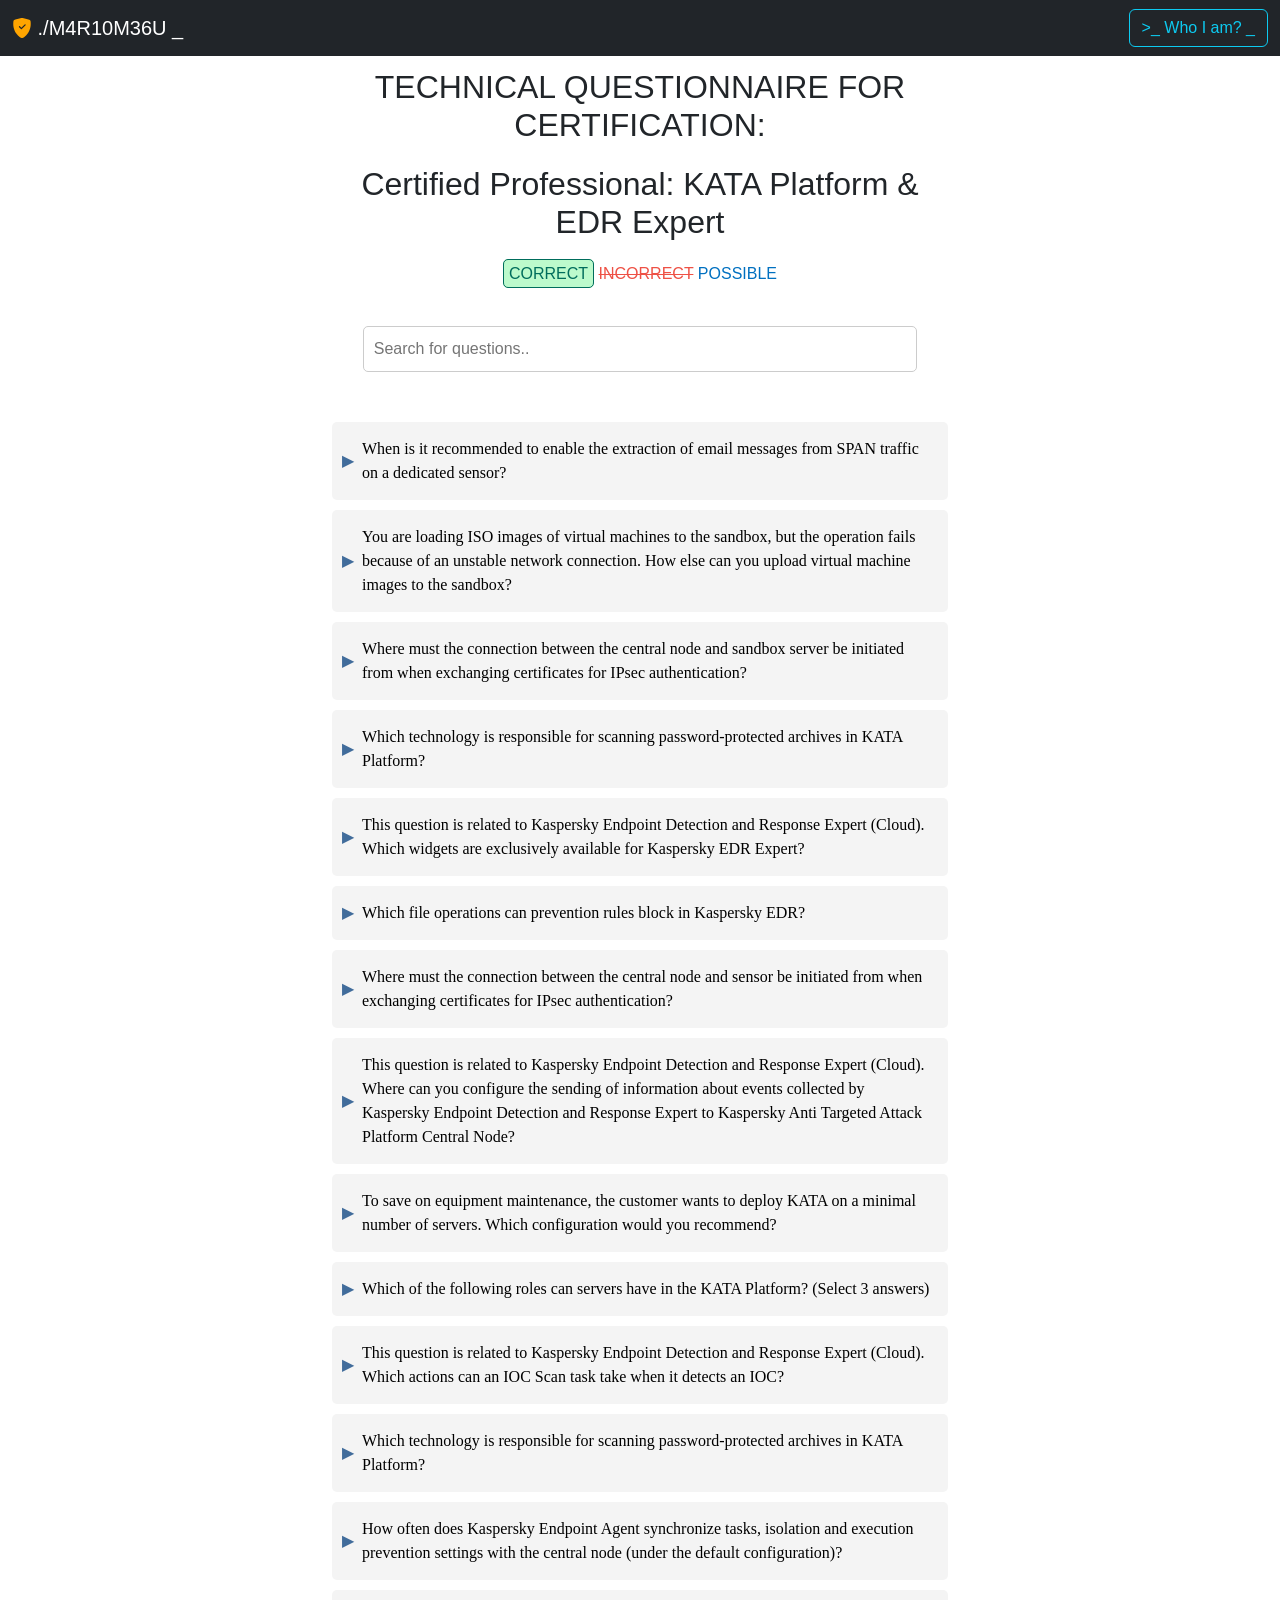
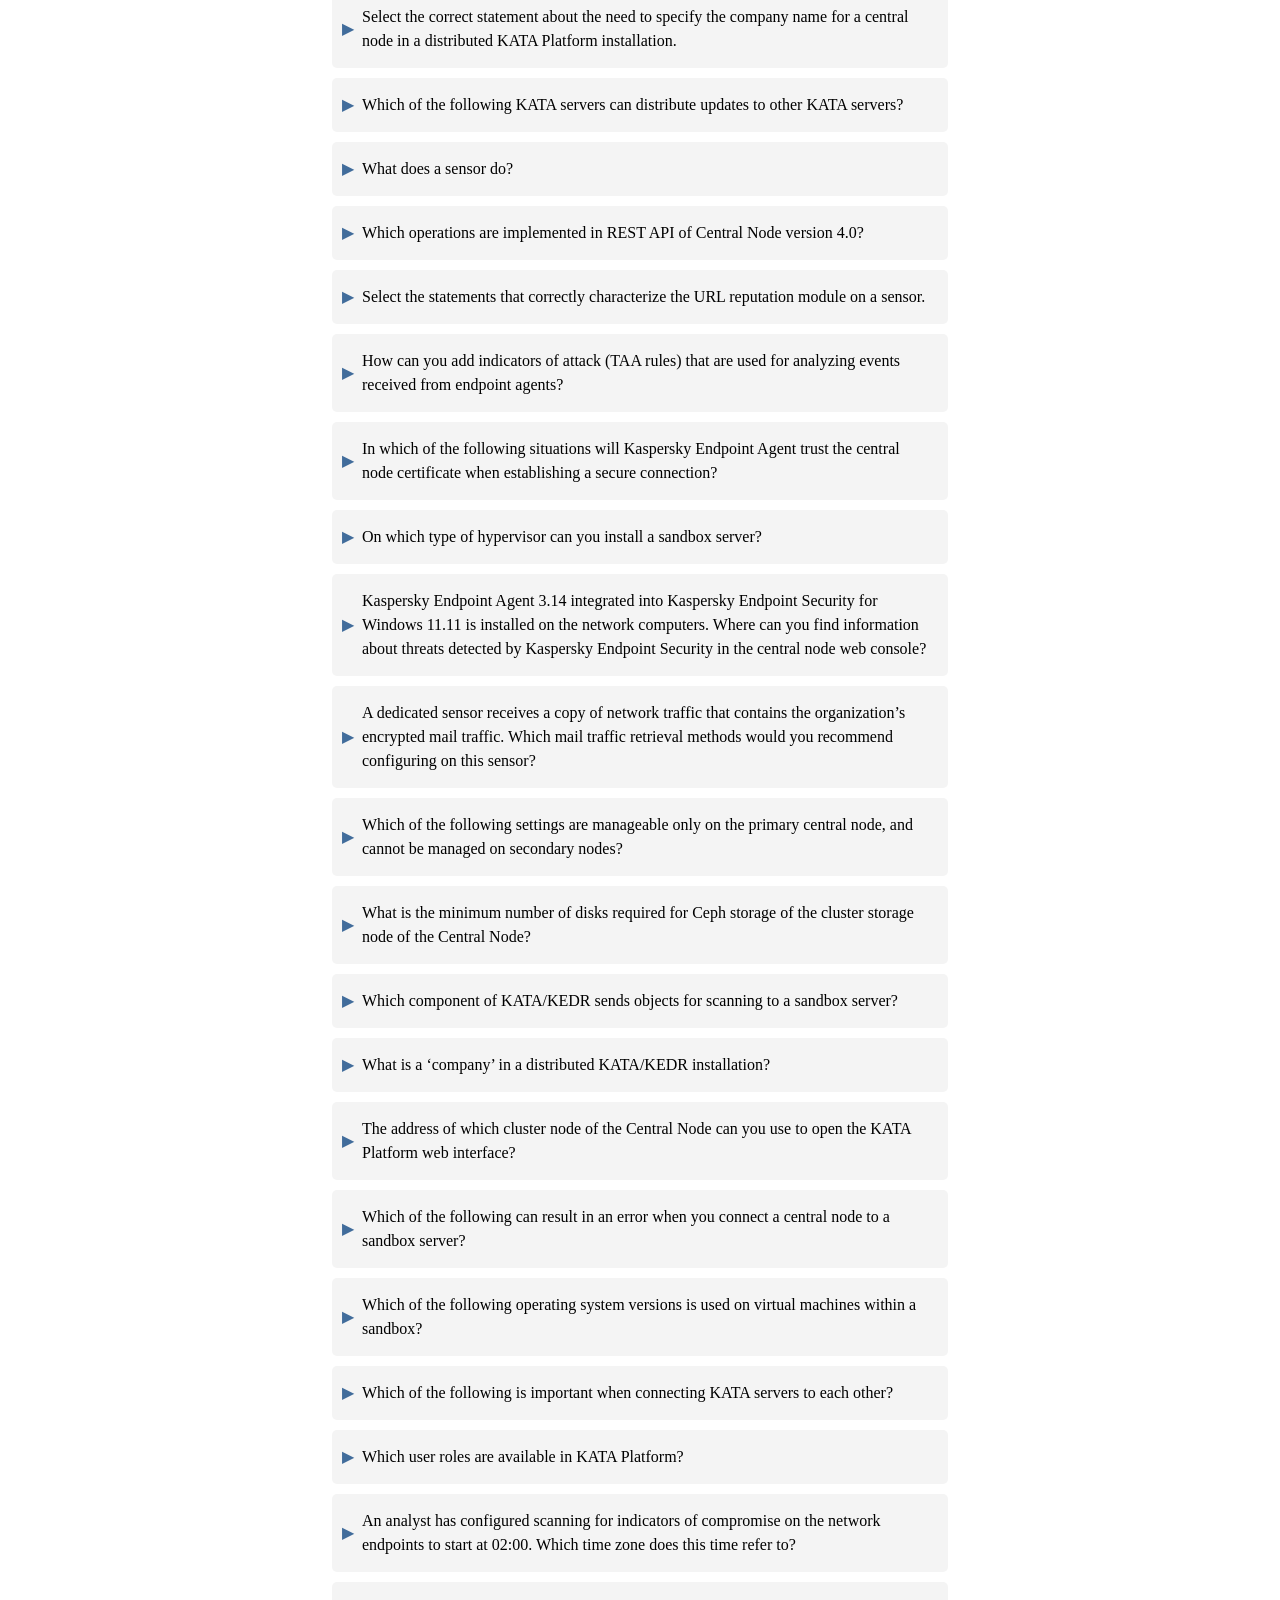
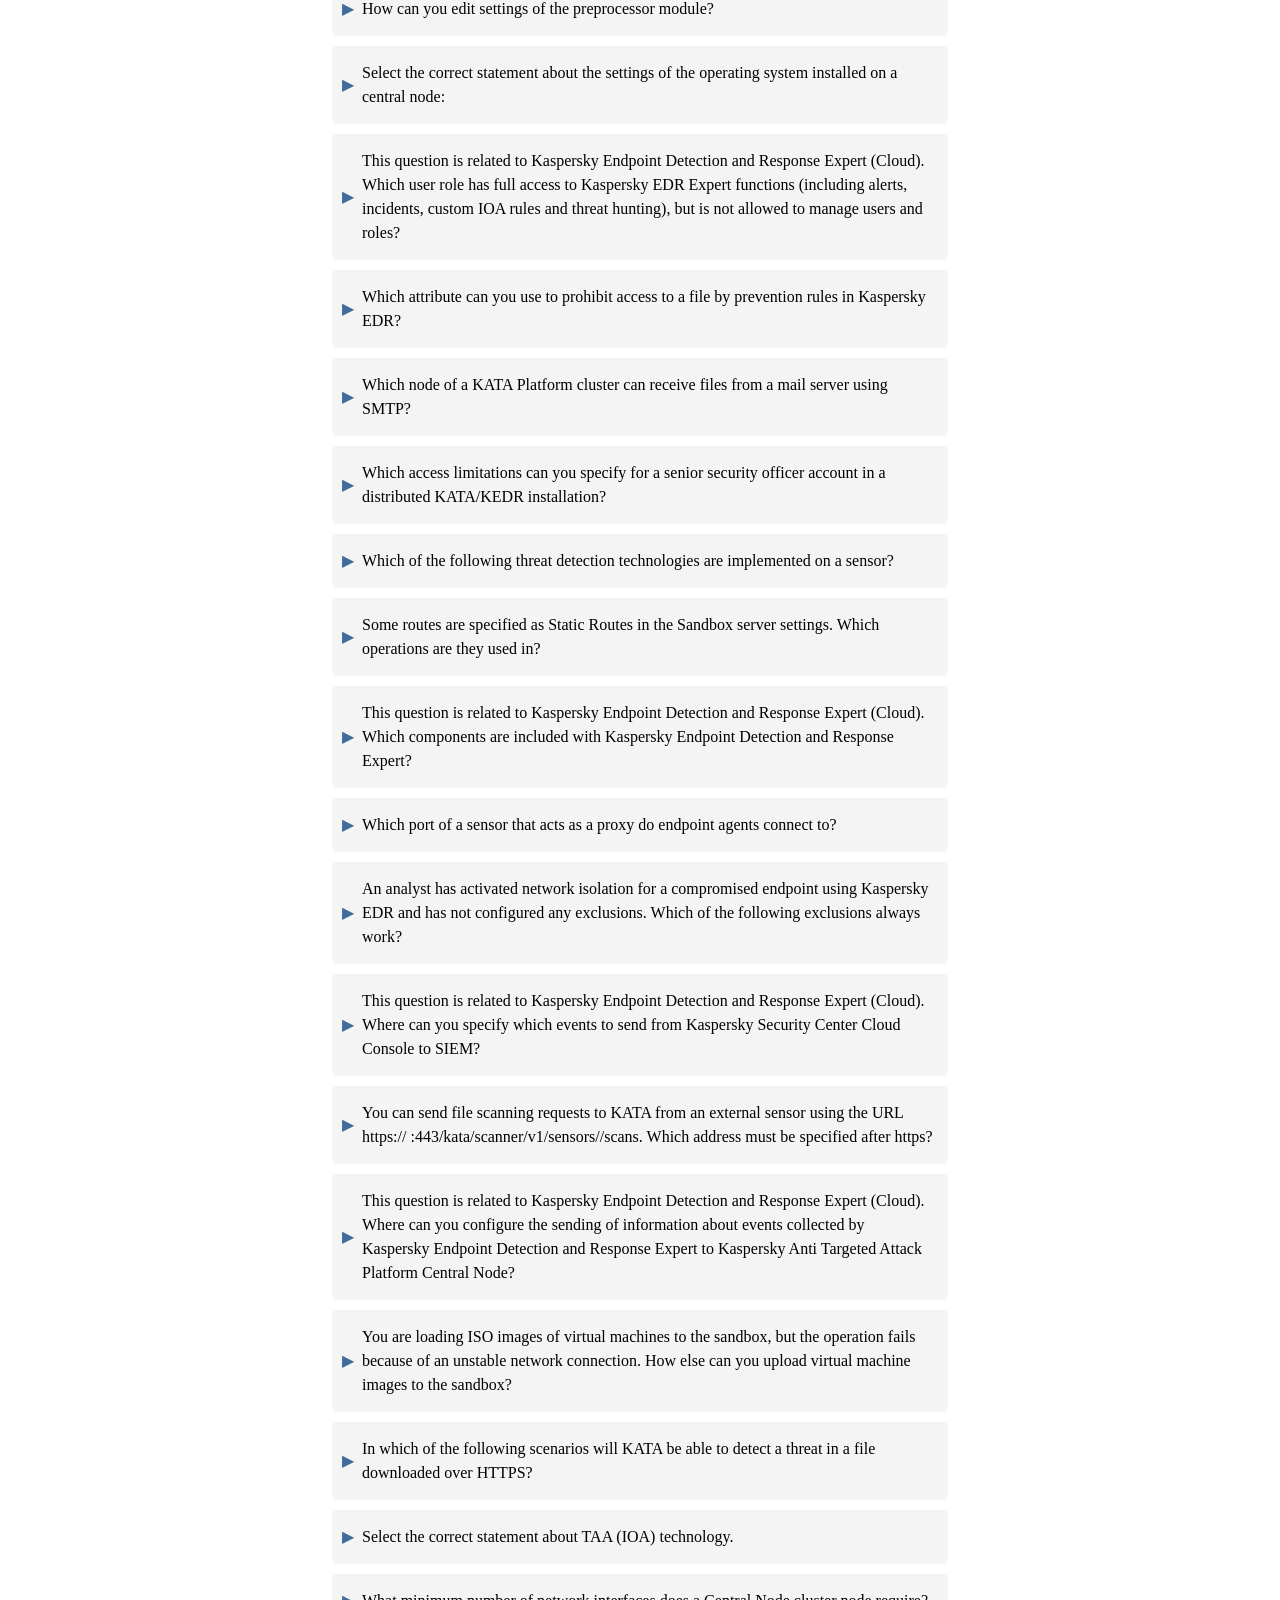
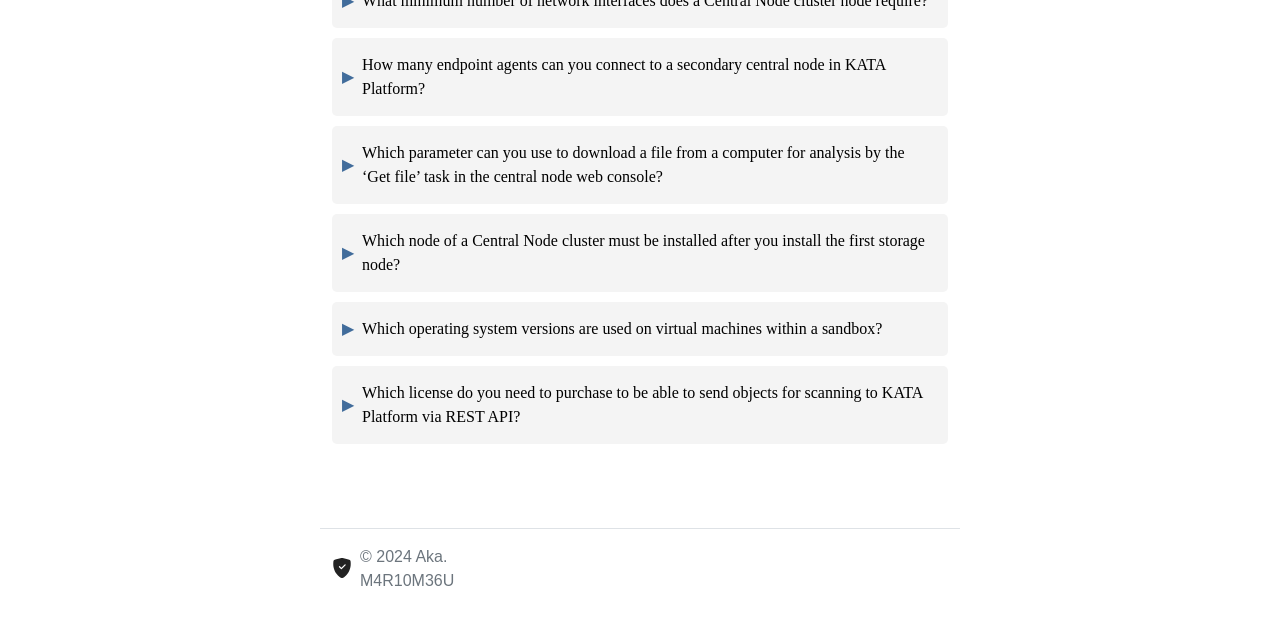
<file: for_certifications/index.html>
<!DOCTYPE html>
<html lang="en">
<head>
    <meta charset="UTF-8">
    <meta name="viewport" content="width=device-width, initial-scale=1.0">
    <title>TECHNICAL QUESTIONNAIRE FOR CERTIFICATION</title>
    
    <link rel="icon" type="image/svg+xml" href="/assets/svg/shield-fill-check.svg">
    <!-- CSS Boostrap -->
    <link rel="stylesheet" href="css/bootstrap.min.css">
    <!-- CSS Personalizado -->
    <link rel="stylesheet" href="css/style.css">
</head>


<body>

    <!-- Simbolos SVG de boostrap -->
    <svg xmlns="http://www.w3.org/2000/svg" style="display: none;">
        
        <symbol id="Shield-fill-check" viewbox="0 0 16 16">
            <path fill-rule="evenodd" d="M8 0c-.69 0-1.843.265-2.928.56-1.11.3-2.229.655-2.887.87a1.54 1.54 0 0 0-1.044 1.262c-.596 4.477.787 7.795 2.465 9.99a11.777 11.777 0 0 0 2.517 2.453c.386.273.744.482 1.048.625.28.132.581.24.829.24s.548-.108.829-.24a7.159 7.159 0 0 0 1.048-.625 11.775 11.775 0 0 0 2.517-2.453c1.678-2.195 3.061-5.513 2.465-9.99a1.541 1.541 0 0 0-1.044-1.263 62.467 62.467 0 0 0-2.887-.87C9.843.266 8.69 0 8 0zm2.146 5.146a.5.5 0 0 1 .708.708l-3 3a.5.5 0 0 1-.708 0l-1.5-1.5a.5.5 0 1 1 .708-.708L7.5 7.793l2.646-2.647z"/>
        </symbol>

      </svg>

    <nav class="navbar navbar-expand-md navbar-dark fixed-top bg-dark">
        <div class="container-fluid">
          <a class="navbar-brand" href="#"><span style="color: orange;"><svg class="bi" width="20" height="20"><use xlink:href="#Shield-fill-check"/></svg></span> ./M4R10M36U _</a>
          <button class="navbar-toggler" type="button" data-bs-toggle="collapse" data-bs-target="#navbarCollapse" aria-controls="navbarCollapse" aria-expanded="false" aria-label="Toggle navigation">
            <span class="navbar-toggler-icon"></span>
          </button>
          <div class="collapse navbar-collapse" id="navbarCollapse">
            <ul class="navbar-nav me-auto mb-2 mb-md-0">
              <!-- <li class="nav-item">
                <a class="nav-link active" aria-current="page" href="#">Home</a>
              </li>
              <li class="nav-item">
                <a class="nav-link" href="#">Link</a>
              </li>
              <li class="nav-item">
                <a class="nav-link disabled">Disabled</a>
              </li> -->
            </ul>
            <form class="d-flex" role="search">
              
              <a class="btn btn-outline-info" href="https://www.linkedin.com/in/mariomegu/" target="_blank">>_ Who I am? _</a>
            </form>
          </div>
          
        </div>
    </nav>

    <div class="container col-lg-6">
        <div class="contenedor-main row mt-5">
            <main class="col-12 text-center">
                <h2>TECHNICAL QUESTIONNAIRE FOR CERTIFICATION:</h2>
                <h2>Certified Professional: KATA Platform & EDR Expert</h2>
                <div class="options">
                    <span class="correct"> CORRECT</span>
                    <span class="incorrect">INCORRECT</span>
                    <span class="possible">POSSIBLE</span>
                </div> <br>  

                <div class="search-container mt-3">
                    <input type="text" id="searchInput" onkeyup="searchAccordion()" placeholder="Search for questions..">
                </div>
            </main>
            <aside>
                <!-- Start Questions -->
                <div class="accordion">
                    <div class="question">
                        <button class="accordion-btn">When is it recommended to enable the extraction of email messages from SPAN traffic on a dedicated sensor?</button>
                        <div class="answer">
                            <p>
                                <ul>
                                    <li >Always</li>
                                    <li class="incorrect">Always when SPAN traffic contains non-encrypted SMTP traffic</li>
                                    <li class="correct">When other mail integration methods (POP3 or SMTP) cannot be used and SPAN traffic contains non-encrypted SMTP traffic</li>
                                    <li>If mail comes from KSMG</li>
                                </ul>
                            </p>
                        </div>
                    </div>
                    <div class="question">
                        <button class="accordion-btn">You are loading ISO images of virtual machines to the sandbox, but the operation fails because of an unstable network connection. How else can you upload virtual machine images to the sandbox?</button>
                        <div class="answer">
                            <p>
                                <ul>
                                    <li>Copy the images to the folder /var/opt/kaspersky/apt/files using the scp utility (or any other method that you prefer)</li>
                                    <li class="correct">Request the sandbox installation drive image from Kaspersky (it includes the images of virtual machines) and reinstall the sandbox</li>
                                    <li>There’s nothing you can do apart from waiting and trying again when the network is less loaded</li>
                                </ul>
                            </p>
                        </div>
                    </div>
                    <div class="question">
                        <button class="accordion-btn">Where must the connection between the central node and sandbox server be initiated from when exchanging certificates for IPsec authentication?</button>
                        <div class="answer">
                            <p>
                                <ul>
                                    <li class="correct">From the central node</li>
                                    <li class="incorrect">From the sandbox server</li>
                                    <li>From any side</li>
                                    <li>You do not need to do anything of the kind</li>
                                </ul>
                            </p>
                        </div>
                    </div>
                    <div class="question">
                        <button class="accordion-btn">Which technology is responsible for scanning password-protected archives in KATA Platform?</button>
                        <div class="answer">
                            <p>
                                <ul>
                                    <li>Sandbox</li>
                                    <li class="correct">Anti-malware engine</li>
                                    <li>YARA</li>
                                    <li>TAA (Targeted attack analyzer)</li>
                                </ul>
                            </p>
                        </div>
                    </div>
                    <div class="question">
                        <button class="accordion-btn">This question is related to Kaspersky Endpoint Detection and Response Expert (Cloud). Which widgets are exclusively available for Kaspersky EDR Expert?</button>
                        <div class="answer">
                            <p>
                                <ul>
                                    <li class="correct">New alerts (EDR Expert)</li>
                                    <li class="correct">Closed alerts (EDR Expert)</li>
                                    <li class="incorrect">Most frequent threats (EDR Expert)</li>
                                    <li class="correct">Closed incidents (EDR Expert)</li>
                                    <li class="correct">New incidents (EDR Expert)</li>
                                    <li>Most frequent threats</li>
                                    <li class="correct">Closed alerts unlinked from incidents (EDR Expert)</li>
                                </ul>
                            </p>
                        </div>
                    </div>
                    <div class="question">
                        <button class="accordion-btn">Which file operations can prevention rules block in Kaspersky EDR?</button>
                        <div class="answer">
                            <p>
                                <ul>
                                    <li class="correct">Running an executable file or script</li>
                                    <li>Creating a file in the specified folder</li>
                                    <li>Running an executable file or script under a particular user account</li>
                                    <li>Changing the specified file in any program</li>
                                </ul>
                            </p>
                        </div>
                    </div>
                    <div class="question">
                        <button class="accordion-btn">Where must the connection between the central node and sensor be initiated from when exchanging certificates for IPsec authentication?</button>
                        <div class="answer">
                            <p>
                                <ul>
                                    <li class="incorrect">From the central node</li>
                                    <li>From the sensor</li>
                                    <li>From any side</li>
                                    <li>You do not need to do anything of the kind</li>
                                </ul>
                            </p>
                        </div>
                    </div>
                    <div class="question">
                        <button class="accordion-btn">This question is related to Kaspersky Endpoint Detection and Response Expert (Cloud). Where can you configure the sending of information about events collected by Kaspersky Endpoint Detection and Response Expert to Kaspersky Anti Targeted Attack Platform Central Node?</button>
                        <div class="answer">
                            <p>
                                <ul>
                                    <li>In Console Settings | Integration | KATA</li>
                                    <li class="incorrect">Send a connection request from the Kaspersky Anti Targeted Attack Platform Central Node interface</li>
                                    <li class="correct">This integration is not implemented yet</li>
                                </ul>
                            </p>
                        </div>
                    </div>
                    <div class="question">
                        <button class="accordion-btn">To save on equipment maintenance, the customer wants to deploy KATA on a minimal number of servers. Which configuration would you recommend?</button>
                        <div class="answer">
                            <p>
                                <ul>
                                    <li>Install all three roles – central node, sensor and sandbox – on a single server</li>
                                    <li class="correct">Install the central node with sensor functionality on one server, and sandbox on another server</li>
                                    <li>Install the central node with sandbox functionality on one server, and the sensor on another server</li>
                                    <li>Install each role – central node, sensor, and sandbox – on a separate dedicated server</li>
                                </ul>
                            </p>
                        </div>
                    </div>
                    <div class="question">
                        <button class="accordion-btn">Which of the following roles can servers have in the KATA Platform? (Select 3 answers)</button>
                        <div class="answer">
                            <p>
                                <ul>
                                    <li>Database server</li>
                                    <li class="correct">Sandbox</li>
                                    <li class="correct">Central node</li>
                                    <li class="correct">(Network) sensor</li>
                                    <li>Network Attack Analyzer</li>
                                </ul>
                            </p>
                        </div>
                    </div>
                    <!-- Agrega más preguntas y respuestas aquí -->
            
                    <div class="question">
                        <button class="accordion-btn">This question is related to Kaspersky Endpoint Detection and Response Expert (Cloud). Which actions can an IOC Scan task take when it detects an IOC?</button>
                        <div class="answer">
                            <p>
                                <ul>
                                    <li class="incorrect">Send an email notification</li>
                                    <li class="incorrect">Download the object for scanning</li>
                                    <li class="correct">Scan critical areas</li>
                                    <li class="correct">Isolate the computer from the network</li>
                                    <li class="correct">Move a copy to Quarantine and delete the object</li>
                                </ul>
                            </p>
                        </div>
                    </div>
                    <!-- Pregunta 2 -->
                    <div class="question">
                        <button class="accordion-btn">Which technology is responsible for scanning password-protected archives in KATA Platform?</button>
                        <div class="answer">
                            <p>
                                <ul>
                                    <li>Sandbox</li>
                                    <li class="correct">Anti-malware engine</li>
                                    <li>YARA</li>
                                    <li>TAA (Targeted attack analyzer)</li>
                                </ul>
                            </p>
                        </div>
                    </div>
                    <!-- Pregunta 3 -->
                    <div class="question">
                        <button class="accordion-btn">How often does Kaspersky Endpoint Agent synchronize tasks, isolation and execution prevention settings with the central node (under the default configuration)?</button>
                        <div class="answer">
                            <p>
                                <ul>
                                    <li>Continuously (maintains a permanent connection and instantly learns about configuration changes)</li>
                                    <li class="correct">Every 5 minutes</li>
                                    <li>Once a minute</li>
                                    <li>Every 15 minutes</li>
                                </ul>
                            </p>
                        </div>
                    </div>
                    <!-- Pregunta 4 -->
                    <div class="question">
                        <button class="accordion-btn">Select the correct statement about the need to specify the company name for a central node in a distributed KATA Platform installation.</button>
                        <div class="answer">
                            <p>
                                <ul>
                                    <li>You do not need to specify a company name for the primary central node</li>
                                    <li class="correct">The company name is a must for any central node in a distributed installation</li>
                                    <li>The company name is optional for any central node in a distributed installation</li>
                                    <li>You do not need to specify a company name for secondary central nodes</li>
                                </ul>
                            </p>
                        </div>
                    </div>
                    <!-- Pregunta 5 -->
                    <div class="question">
                        <button class="accordion-btn">Which of the following KATA servers can distribute updates to other KATA servers?</button>
                        <div class="answer">
                            <p>
                                <ul>
                                    <li>Sandbox</li>
                                    <li class="correct">Central node</li>
                                    <li>Sensor</li>
                                    <li>Any of the above</li>
                                    <li>None of the above</li>
                                </ul>
                            </p>
                        </div>
                    </div>
                    <!-- Pregunta 6 -->
                    <div class="question">
                        <button class="accordion-btn">What does a sensor do?</button>
                        <div class="answer">
                            <p>
                                <ul>
                                    <li class="correct">Extracts URLs from network traffic for reputation checks</li>
                                    <li class="correct">Checks extracted URLs using the URL reputation technology</li>
                                    <li class="correct">Extracts objects from network traffic for analysis</li>
                                    <li>Scans extracted files using the YARA technology</li>
                                    <li>Scans extracted files using the Anti-Malware Engine</li>
                                </ul>
                            </p>
                        </div>
                    </div>
                    <!-- Pregunta 7 -->
                    <div class="question">
                        <button class="accordion-btn">Which operations are implemented in REST API of Central Node version 4.0?</button>
                        <div class="answer">
                            <p>
                                <ul>
                                    <li class="correct">Create a file scan task</li>
                                    <li class="incorrect">Create a file scan task for the Sandbox component</li>
                                    <li class="correct">Create a network isolation task</li>
                                    <li class="incorrect">Create a task for connecting a specific sensor</li>
                                    <li class="correct">Create a request to delete scanning results</li>
                                    <li class="correct">Get a list of alerts with all details</li>
                                </ul>
                            </p>
                        </div>
                    </div>
                    <!-- Pregunta 8 -->
                    <div class="question">
                        <button class="accordion-btn">Select the statements that correctly characterize the URL reputation module on a sensor.</button>
                        <div class="answer">
                            <p>
                                <ul>
                                    <li class="incorrect">It uses updatable databases</li>
                                    <li class="correct">It uses information from KSN</li>
                                    <li>It supports a custom list of untrusted URLs</li>
                                    <li>It detects addresses of botnet C&C servers</li>
                                </ul>
                            </p>
                        </div>
                    </div>
                    <!-- Pregunta 9 -->
                    <div class="question">
                        <button class="accordion-btn">How can you add indicators of attack (TAA rules) that are used for analyzing events received from endpoint agents?</button>
                        <div class="answer">
                            <p>
                                <ul>
                                    <li class="correct">Save from a manually created search in Threat Hunting</li>
                                    <li class="correct">Import from a file in OpenIOC format</li>
                                    <li class="incorrect">Receive from KSN</li>
                                    <li>Receive along with updates</li>
                                </ul>
                            </p>
                        </div>
                    </div>
            
                    <!-- Pregunta 10 -->
                    <div class="question">
                        <button class="accordion-btn">In which of the following situations will Kaspersky Endpoint Agent trust the central node certificate when establishing a secure connection?</button>
                        <div class="answer">
                            <p>
                                <ul>
                                    <li class="incorrect">If the certificate is issued by a trusted certification authority according to the settings of the computer where the Endpoint Agent is installed</li>
                                    <li>If Active Directory has a serviceConnectionPoint object where this certificate is specified</li>
                                    <li>If the certificate is stored in the Endpoint Agent settings (for example, has been delivered with the Kaspersky Endpoint Agent policy from the KSC server)</li>
                                    <li>Kaspersky Endpoint Agent 3.12 trusts any central node certificate</li>
                                </ul>
                            </p>
                        </div>
                    </div>
            
                    <!-- Pregunta 11 -->
                    <div class="question">
                        <button class="accordion-btn">On which type of hypervisor can you install a sandbox server?</button>
                        <div class="answer">
                            <p>
                                <ul>
                                    <li>KVM</li>
                                    <li class="correct">VMware ESXi</li>
                                    <li>A sandbox server cannot be installed on a virtual machine</li>
                                    <li>Microsoft Hyper-V</li>
                                    <li>Any</li>
                                </ul>
                            </p>
                        </div>
                    </div>
            
                    <!-- Pregunta 12 -->
                    <div class="question">
                        <button class="accordion-btn">Kaspersky Endpoint Agent 3.14 integrated into Kaspersky Endpoint Security for Windows 11.11 is installed on the network computers. Where can you find information about threats detected by Kaspersky Endpoint Security in the central node web console?</button>
                        <div class="answer">
                            <p>
                                <ul>
                                    <li>KES detections are published in the Alerts section</li>
                                    <li class="incorrect">The total number of KES detections is displayed on the computer card in the Endpoint Agents section </li>
                                    <li>KES detections are available in the Threat Hunting event database</li>
                                    <li>KES detections are not available in the central node web console</li>
                                </ul>
                            </p>
                        </div>
                    </div>
            
                    <!-- Pregunta 13 -->
                    <div class="question">
                        <button class="accordion-btn">A dedicated sensor receives a copy of network traffic that contains the organization’s encrypted mail traffic. Which mail traffic retrieval methods would you recommend configuring on this sensor?</button>
                        <div class="answer">
                            <p>
                                <ul>
                                    <li>Only SPAN</li>
                                    <li class="incorrect">POP3 and SMTP</li>
                                    <li>Either POP3 or SMTP</li>
                                    <li>SPAN, POP3, and SMTP</li>
                                </ul>
                            </p>
                        </div>
                    </div>
            
                    <!-- Pregunta 14 -->
                    <div class="question">
                        <button class="accordion-btn">Which of the following settings are manageable only on the primary central node, and cannot be managed on secondary nodes?</button>
                        <div class="answer">
                            <p>
                                <ul>
                                    <li>Events</li>
                                    <li class="correct">Licenses</li>
                                    <li class="correct">Users</li>
                                    <li>VIP</li>
                                </ul>
                            </p>
                        </div>
                    </div>
            
                    <!-- Pregunta 15 -->
                    <div class="question">
                        <button class="accordion-btn">What is the minimum number of disks required for Ceph storage of the cluster storage node of the Central Node?</button>
                        <div class="answer">
                            <p>
                                <ul>
                                    <li>1</li>
                                    <li class="correct">3</li>
                                    <li>2</li>
                                    <li>4</li>
                                </ul>
                            </p>
                        </div>
                    </div>
            
                    <!-- Pregunta 16 -->
                    <div class="question">
                        <button class="accordion-btn">Which component of KATA/KEDR sends objects for scanning to a sandbox server?</button>
                        <div class="answer">
                            <p>
                                <ul>
                                    <li>Sensor</li>
                                    <li class="correct">Central node</li>
                                    <li>Endpoint Agent</li>
                                    <li>EXTERNAL sensor via API</li>
                                </ul>
                            </p>
                        </div>
                    </div>
            
                    <!-- Pregunta 17 -->
                    <div class="question">
                        <button class="accordion-btn">What is a ‘company’ in a distributed KATA/KEDR installation?</button>
                        <div class="answer">
                            <p>
                                <ul>
                                    <li>A range of IP addresses to which a threat may be related</li>
                                    <li class="correct">An organizational unit to which one or several central nodes can be assigned</li>
                                    <li>An organizational unit to which one or several secondary central nodes can be assigned</li>
                                    <li>A mail domain to which threats may be related</li>
                                </ul>
                            </p>
                        </div>
                    </div>
            
                    <!-- Pregunta 18 -->
                    <div class="question">
                        <button class="accordion-btn">The address of which cluster node of the Central Node can you use to open the KATA Platform web interface?</button>
                        <div class="answer">
                            <p>
                                <ul>
                                    <li>Storage node</li>
                                    <li class="incorrect">Processing node</li>
                                    <li>First storage node</li>
                                    <li>Any</li>
                                </ul>
                            </p>
                        </div>
                    </div>
            
                    <!-- Pregunta 19 -->
                    <div class="question">
                        <button class="accordion-btn">Which of the following can result in an error when you connect a central node to a sandbox server?</button>
                        <div class="answer">
                            <p>
                                <ul>
                                    <li>The central node is already connected to another sandbox server</li>
                                    <li class="correct">The UTC time differs on the servers</li>
                                    <li>Another central node is already connected to the sandbox server</li>
                                    <li>A license is not installed on the central node</li>
                                </ul>
                            </p>
                        </div>
                    </div>
            
                    <!-- Pregunta 20 -->
                    <div class="question">
                        <button class="accordion-btn">Which of the following operating system versions is used on virtual machines within a sandbox?</button>
                        <div class="answer">
                            <p>
                                <ul>
                                    <li>Android</li>
                                    <li class="correct">Centos 7.8</li>
                                    <li>Astra Linux 1.7</li>
                                    <li>Windows Server 2012 R2</li>
                                </ul>
                            </p>
                        </div>
                    </div>
            
                    <!-- Pregunta 21 -->
                    <div class="question">
                        <button class="accordion-btn">Which of the following is important when connecting KATA servers to each other?</button>
                        <div class="answer">
                            <p>
                                <ul>
                                    <li>Databases must be updated on both servers</li>
                                    <li class="correct">The same UTC time must be set on the servers</li>
                                    <li>Both servers must be connected to KSN</li>
                                    <li>A license must be installed on both servers</li>
                                </ul>
                            </p>
                        </div>
                    </div>
            
                    <!-- Pregunta 22 -->
                    <div class="question">
                        <button class="accordion-btn">Which user roles are available in KATA Platform?</button>
                        <div class="answer">
                            <p>
                                <ul>
                                    <li class="correct">Administrator</li>
                                    <li class="correct">Senior security officer</li>
                                    <li class="correct">Auditor</li>
                                    <li>Senior administrator</li>
                                    <li>EDR administrator</li>
                                    <li>Mariomegu</li>
                                </ul>
                            </p>
                        </div>
                    </div>
            
                    <!-- Pregunta 23 -->
                    <div class="question">
                        <button class="accordion-btn">An analyst has configured scanning for indicators of compromise on the network endpoints to start at 02:00. Which time zone does this time refer to?</button>
                        <div class="answer">
                            <p>
                                <ul>
                                    <li class="incorrect">The central node’s time zone </li>
                                    <li>The time zone of the computer on which the web console was running while the schedule was set up</li>
                                    <li>UTC</li>
                                    <li class="incorrect">The time zone of the computer where scanning for indicators will run</li>
                                </ul>
                            </p>
                        </div>
                    </div>
            
                    <!-- Pregunta 24 -->
                    <div class="question">
                        <button class="accordion-btn">How can you edit settings of the preprocessor module?</button>
                        <div class="answer">
                            <p>
                                <ul>
                                    <li>Edit the file var/opt/kaspersky/apt-preprocessor/preprocessor.conf using the vim or nano utility</li>
                                    <li class="correct">Use the console-settings-updater utility</li>
                                    <li>In the central node web interface</li>
                                    <li>Only the user who has the ‘local’ administrator role can edit them in the central node web interface</li>
                                </ul>
                            </p>
                        </div>
                    </div>
            
                    <!-- Pregunta 25 -->
                    <div class="question">
                        <button class="accordion-btn">Select the correct statement about the settings of the operating system installed on a central node:</button>
                        <div class="answer">
                            <p>
                                <ul>
                                    <li>Installation of new programs and updates is disabled</li>
                                    <li class="incorrect">External media are disabled </li>
                                    <li>SSH is disabled</li>
                                    <li>Local login to the system is disabled</li>
                                </ul>
                            </p>
                        </div>
                    </div>
            
                    <!-- Pregunta 26 -->
                    <div class="question">
                        <button class="accordion-btn">This question is related to Kaspersky Endpoint Detection and Response Expert (Cloud). Which user role has full access to Kaspersky EDR Expert functions (including alerts, incidents, custom IOA rules and threat hunting), but is not allowed to manage users and roles?</button>
                        <div class="answer">
                            <p>
                                <ul>
                                    <li class="correct">Senior security officer</li>
                                    <li>Security officer</li>
                                    <li>EDR analyst</li>
                                    <li>EDR operator</li>
                                    <li>Mariomegu</li>
                                </ul>
                            </p>
                        </div>
                    </div>
            
                    <!-- Pregunta 27 -->
                    <div class="question">
                        <button class="accordion-btn">Which attribute can you use to prohibit access to a file by prevention rules in Kaspersky EDR?</button>
                        <div class="answer">
                            <p>
                                <ul>
                                    <li>File name</li>
                                    <li class="incorrect">Full file path </li>
                                    <li class="correct">MD5 checksum</li>
                                    <li>SHA256 checksum</li>
                                </ul>
                            </p>
                        </div>
                    </div>
            
                    <!-- Pregunta 28 -->
                    <div class="question">
                        <button class="accordion-btn">Which node of a KATA Platform cluster can receive files from a mail server using SMTP?</button>
                        <div class="answer">
                            <p>
                                <ul>
                                    <li>Storage server</li>
                                    <li class="correct">Processing server</li>
                                    <li>Only the first processing server</li>
                                </ul>
                            </p>
                        </div>
                    </div>
            
                    <!-- Pregunta 29 -->
                    <div class="question">
                        <button class="accordion-btn">Which access limitations can you specify for a senior security officer account in a distributed KATA/KEDR installation?</button>
                        <div class="answer">
                            <p>
                                <ul>
                                    <li class="correct">Permit access to the information of specific companies only</li>
                                    <li class="incorrect">Prohibit logging on to the console of the primary central node </li>
                                    <li class="incorrect">Permit access to the information of specific central nodes only </li>
                                    <li>Prohibit logging on to the consoles of secondary central nodes of the company</li>
                                </ul>
                            </p>
                        </div>
                    </div>
            
                    <!-- Pregunta 30 -->
                    <div class="question">
                        <button class="accordion-btn">Which of the following threat detection technologies are implemented on a sensor?</button>
                        <div class="answer">
                            <p>
                                <ul>
                                    <li>Anti-Malware Engine</li>
                                    <li class="correct">URL reputation (KSN)</li>
                                    <li class="correct">IDS (Suricata)</li>
                                    <li>TAA (Targeted Attack Analyzer)</li>
                                </ul>
                            </p>
                        </div>
                    </div>
            
            
                    <!-- Pregunta 32 -->
                    <div class="question">
                        <button class="accordion-btn">Some routes are specified as Static Routes in the Sandbox server settings. Which operations are they used in?</button>
                        <div class="answer">
                            <p>
                                <ul>
                                    <li>Downloading updates</li>
                                    <li class="incorrect">Providing access to the internet from within virtual machines</li>
                                    <li class="correct">Sending scanning results to the central node</li>
                                    <li>Accessing KSN</li>
                                </ul>
                            </p>
                        </div>
                    </div>
            
                    <!-- Pregunta 33 -->
                    <div class="question">
                        <button class="accordion-btn">This question is related to Kaspersky Endpoint Detection and Response Expert (Cloud). Which components are included with Kaspersky Endpoint Detection and Response Expert?</button>
                        <div class="answer">
                            <p>
                                <ul>
                                    <li class="correct">An EPP application that supports the Kaspersky Endpoint Detection and Response Expert functionality</li>
                                    <li class="correct">Kaspersky Security Center Cloud Console</li>
                                    <li class="correct">Kaspersky Security Center Network Agent</li>
                                    <li class="correct">Threat Intelligence</li>
                                    <li>Kaspersky Endpoint Agent</li>
                                </ul>
                            </p>
                        </div>
                    </div>
            
                    <!-- Pregunta 35 -->
                    <div class="question">
                        <button class="accordion-btn">Which port of a sensor that acts as a proxy do endpoint agents connect to?</button>
                        <div class="answer">
                            <p>
                                <ul>
                                    <li>443</li>
                                    <li class="incorrect">4443</li>
                                    <li>8443</li>
                                    <li>18443</li>
                                </ul>
                            </p>
                        </div>
                    </div>
            
                    <!-- Pregunta 37 -->
                    <div class="question">
                        <button class="accordion-btn">An analyst has activated network isolation for a compromised endpoint using Kaspersky EDR and has not configured any exclusions. Which of the following exclusions always work?</button>
                        <div class="answer">
                            <p>
                                <ul>
                                    <li class="correct">For the DNS protocol</li>
                                    <li class="incorrect">For the ICMP protocol</li>
                                    <li class="correct">For the DHCP protocol</li>
                                    <li class="correct">For Kaspersky applications</li>
                                    <li>For Active Directory protocols</li>
                                </ul>
                            </p>
                        </div>
                    </div>
            
                    <!-- Pregunta 39 -->
                    <div class="question">
                        <button class="accordion-btn">This question is related to Kaspersky Endpoint Detection and Response Expert (Cloud). Where can you specify which events to send from Kaspersky Security Center Cloud Console to SIEM?</button>
                        <div class="answer">
                            <p>
                                <ul>
                                    <li class="incorrect">In the properties of the KES policy, Application Settings | Detection and Response</li>
                                    <li class="correct">In the KES policy properties, Event Configuration</li>
                                    <li class="incorrect">In Console Settings | Integration | SIEM </li>
                                </ul>
                            </p>
                        </div>
                    </div>
            
                    <!-- Pregunta 40 -->
                    <div class="question">
                        <button class="accordion-btn">You can send file scanning requests to KATA from an external sensor using the URL https:// :443/kata/scanner/v1/sensors//scans. Which address must be specified after https?</button>
                        <div class="answer">
                            <p>
                                <ul>
                                    <li>Sandbox address</li>
                                    <li class="correct">Central node address</li>
                                    <li>Address of any sensor connected to the central node</li>
                                    <li>Address of the KPSN server that has the Monitoring role</li>
                                </ul>
                            </p>
                        </div>
                    </div>
            
                    <!-- Pregunta 41 -->
                    <div class="question">
                        <button class="accordion-btn">This question is related to Kaspersky Endpoint Detection and Response Expert (Cloud). Where can you configure the sending of information about events collected by Kaspersky Endpoint Detection and Response Expert to Kaspersky Anti Targeted Attack Platform Central Node?</button>
                        <div class="answer">
                            <p>
                                <ul>
                                    <li>In Console Settings | Integration | KATA</li>
                                    <li class="correct">This integration is not implemented yet</li>
                                    <li>Send a connection request from the Kaspersky Anti Targeted Attack Platform Central Node interface</li>
                                </ul>
                            </p>
                        </div>
                    </div>
                    
                    <!-- Pregunta 42 -->
                    <div class="question">
                        <button class="accordion-btn">You are loading ISO images of virtual machines to the sandbox, but the operation fails because of an unstable network connection. How else can you upload virtual machine images to the sandbox?</button>
                        <div class="answer">
                            <p>
                                <ul>
                                    <li class="correct">Copy the images to the folder /var/opt/kaspersky/apt/files using the scp utility (or any other method that you prefer)</li>
                                    <li>Request the sandbox installation drive image from Kaspersky (it includes the images of virtual machines) and reinstall the sandbox</li>
                                    <li>There’s nothing you can do apart from waiting and trying again when the network is less loaded</li>
                                </ul>
                            </p>
                        </div>
                    </div>
                    
                    <!-- Pregunta 43 -->
                    <div class="question">
                        <button class="accordion-btn">In which of the following scenarios will KATA be able to detect a threat in a file downloaded over HTTPS?</button>
                        <div class="answer">
                            <p>
                                <ul>
                                    <li>KATA receives a copy of traffic using the SPAN technology</li>
                                    <li class="correct">KATA receives web traffic objects over ICAP from the proxy server where SSL protocol inspection is configured</li>
                                    <li>KATA receives web traffic objects over ICAP from the proxy server</li>
                                </ul>
                            </p>
                        </div>
                    </div>
                    
                    <!-- Pregunta 44 -->
                    <div class="question">
                        <button class="accordion-btn">Select the correct statement about TAA (IOA) technology.</button>
                        <div class="answer">
                            <p>
                                <ul>
                                    <li class="correct">TAA analysis is applied to events in real time, as soon as they arrive</li>
                                    <li>TAA analysis is applied in the background to all events stored in the Threat Hunting database</li>
                                    <li>TAA analysis is applied on schedule once a day to all events stored in the Threat Hunting database</li>
                                    <li>TAA analysis is only applied at a security officer’s request</li>
                                </ul>
                            </p>
                        </div>
                    </div>
                    
                    <!-- Pregunta 45 -->
                    <div class="question">
                        <button class="accordion-btn">What minimum number of network interfaces does a Central Node cluster node require?</button>
                        <div class="answer">
                            <p>
                                <ul>
                                    <li>1</li>
                                    <li class="correct">2</li>
                                    <li>3</li>
                                    <li>4</li>
                                </ul>
                            </p>
                        </div>
                    </div>
                    
                    <!-- Pregunta 46 -->
                    <div class="question">
                        <button class="accordion-btn">How many endpoint agents can you connect to a secondary central node in KATA Platform?</button>
                        <div class="answer">
                            <p>
                                <ul>
                                    <li>Up to 5000</li>
                                    <li class="incorrect">Up to 10000</li>
                                    <li>Up to 15000</li>
                                    <li>Up to 20000</li>
                                </ul>
                            </p>
                        </div>
                    </div>
                    
                    <!-- Pregunta 47 -->
                    <div class="question">
                        <button class="accordion-btn">Which parameter can you use to download a file from a computer for analysis by the ‘Get file’ task in the central node web console?</button>
                        <div class="answer">
                            <p>
                                <ul>
                                    <li class="correct">The file’s full path</li>
                                    <li>A path mask</li>
                                    <li>The file’s checksum (without the path)</li>
                                    <li>The file’s creation date (without the path)</li>
                                </ul>
                            </p>
                        </div>
                    </div>
                    
                    <!-- Pregunta 48 -->
                    <div class="question">
                        <button class="accordion-btn">Which node of a Central Node cluster must be installed after you install the first storage node?</button>
                        <div class="answer">
                            <p>
                                <ul>
                                    <li>Storage node</li>
                                    <li class="incorrect">Processing node</li>
                                    <li>Storage node or processing node</li>
                                </ul>
                            </p>
                        </div>
                    </div>
                    
                    <!-- Pregunta 49 -->
                    <div class="question">
                        <button class="accordion-btn">Which operating system versions are used on virtual machines within a sandbox?</button>
                        <div class="answer">
                            <p>
                                <ul>
                                    <li class="correct">Windows XP</li>
                                    <li class="correct">Windows 7</li>
                                    <li class="correct">Windows 10</li>
                                    <li class="correct">Centos 7.8</li>
                                    <li>Windows Server 2012 R2</li>
                                </ul>
                            </p>
                        </div>
                    </div>
                    
                    <!-- Pregunta 50 -->
                    <div class="question">
                        <button class="accordion-btn">Which license do you need to purchase to be able to send objects for scanning to KATA Platform via REST API?</button>
                        <div class="answer">
                            <p>
                                <ul>
                                    <li>This functionality does not require a license</li>
                                    <li class="correct">KATA</li>
                                    <li>Any KATA or KEDR license</li>
                                    <li>KEDR</li>
                                </ul>
                            </p>
                        </div>
                    </div>
            </aside>

            <footer class="d-flex flex-wrap justify-content-between align-items-center py-3 my-4 border-top">
                <div class="col-md-4 d-flex align-items-center">
                  <a href="/" class="mb-3 me-2 mb-md-0 text-muted text-decoration-none lh-1">
                    <span style="color: rgb(34, 34, 34);"><svg class="bi" width="20" height="20"><use xlink:href="#Shield-fill-check"/></svg></span>
                  </a>
                  <span class="mb-3 mb-md-0 text-muted">&copy; 2024 Aka. M4R10M36U</span>
                </div>
            
            
            </footer>
        </div>
      </div>
    <script src="js/logical.js"></script>
    
</body>
</html>
</file>
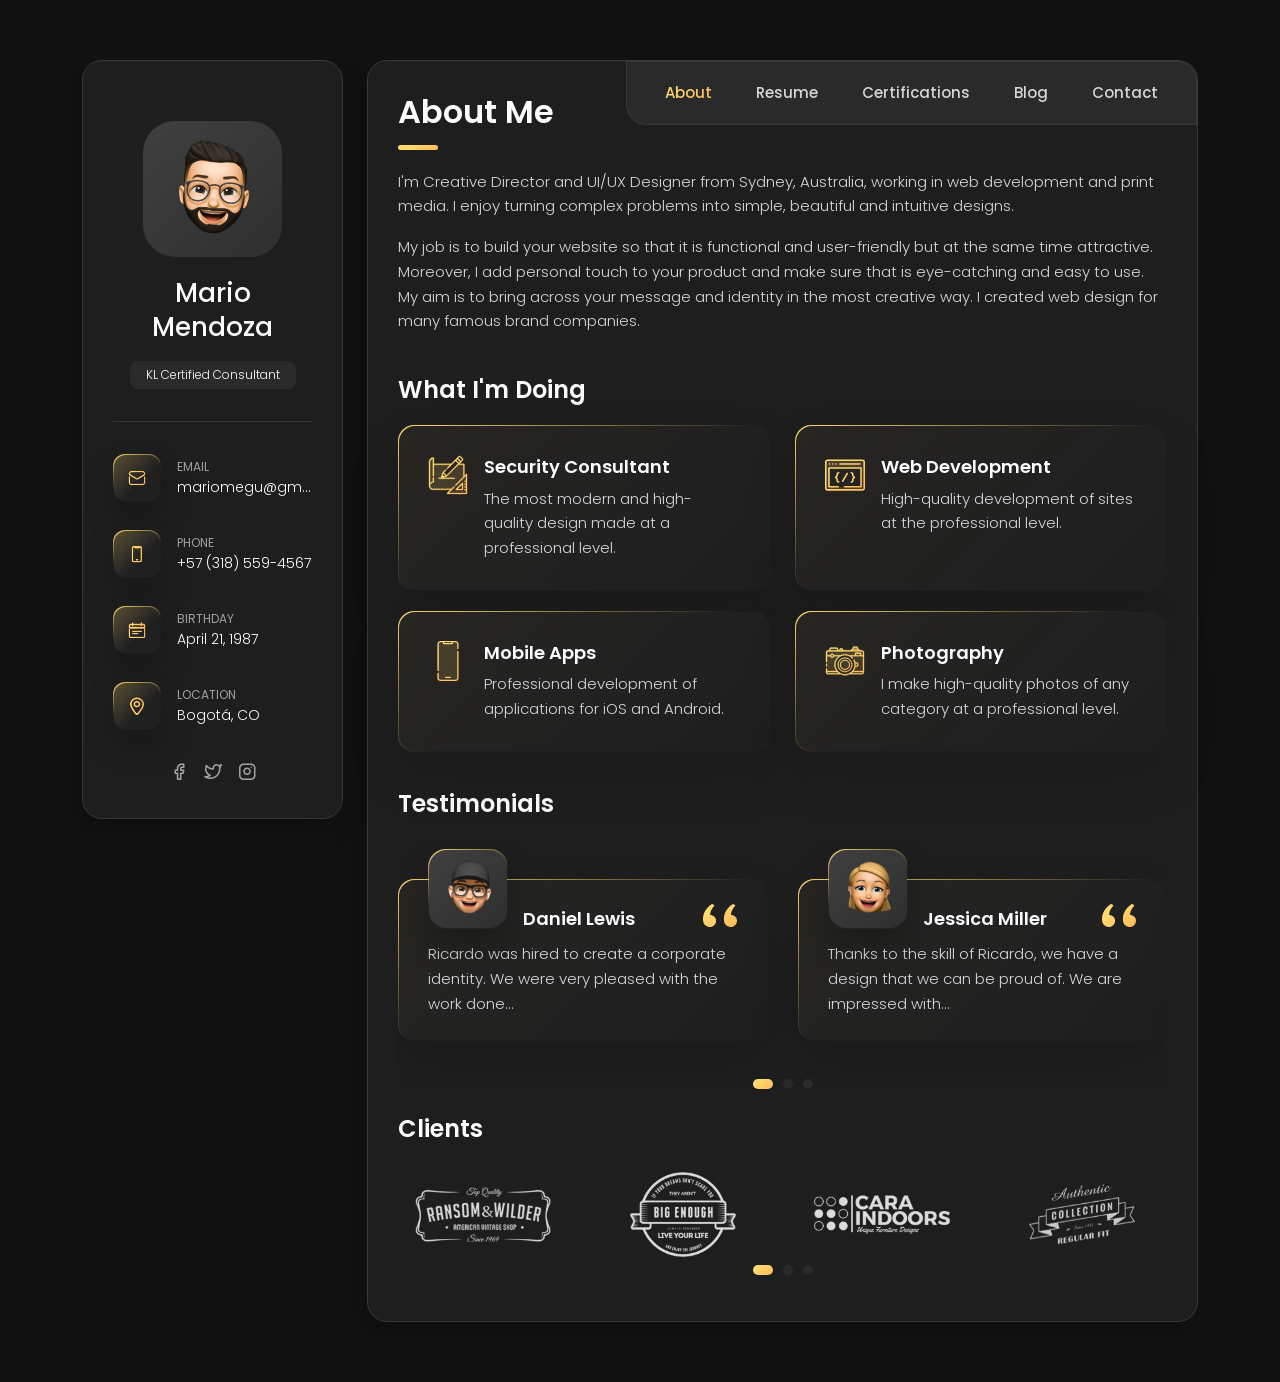
<file: TMP/index.html>
<!DOCTYPE html>
<html lang="en">



<head>
    <meta charset="utf-8" />
    <title>Mario Mendoza</title>

	<!-- Meta Data -->
	<meta http-equiv="X-UA-Compatible" content="IE=edge">
	<meta name="viewport" content="width=device-width, initial-scale=1, shrink-to-fit=no">
	<meta name="format-detection" content="telephone=no"/>
    <meta name="format-detection" content="address=no"/>
    <meta name="author" content="ArtTemplate" />
    <meta name="description" content="@mariomegu" />

    <!-- Twitter data -->
    <meta name="twitter:card" content="summary_large_image">
    <meta name="twitter:site" content="@mariomegu">
    <meta name="twitter:title" content="@mariomegu">
    <meta name="twitter:description" content="@mariomegu">
    <meta name="twitter:image" content="assets/images/social.html">

    <!-- Open Graph data -->
    <meta property="og:title" content="ArtTemplate" />
    <meta property="og:type" content="website" />
    <meta property="og:url" content="your url website" />
    <meta property="og:image" content="assets/images/social.html" />
    <meta property="og:description" content="@mariomegu" />
    <meta property="og:site_name" content="@mariomegu" />

	<!-- Favicons -->
	<link rel="apple-touch-icon" sizes="144x144" href="assets/images/favicons/apple-touch-icon-144x144.png">
	<link rel="apple-touch-icon" sizes="114x114" href="assets/images/favicons/apple-touch-icon-114x114.png">
	<link rel="apple-touch-icon" sizes="72x72" href="assets/images/favicons/apple-touch-icon-72x72.png">
	<link rel="apple-touch-icon" sizes="57x57" href="assets/images/favicons/apple-touch-icon-57x57.png">
	<link rel="shortcut icon" href="assets/images/favicons/favicon.png" type="image/png">

    <!-- Styles -->
	<link rel="stylesheet" type="text/css" href="assets/styles/vendors/bootstrap.min.css"/>
	<link rel="stylesheet" type="text/css" href="assets/styles/style.css"/>
	
</head>
<body>
    <main class="main">
	    <div class="container gutter-top gutter-bottom">
		    <div class="row sticky-parent">
			    <!-- Sidebar -->
                <aside class="col-12 col-md-12 col-xl-3">
				    <div class="sidebar box-outer sticky-column">
						<!-- My photo -->
						<div class="sidebar__base-info">
					    	<figure class="avatar-box">
                                <img src="assets/images/my-avatar.png" alt="Mario Mendoza">
						    </figure>

						    <div class="text-xl-center">
						        <h3 class="title title--h3 sidebar__name">Mario Mendoza</h3>
							    <div class="badge">KL Certified Consultant</div>
						    </div>

							<button class="btn btn--small btn--icon-right sidebar__btn js-btn-toggle"><span>Show Contacts</span><i class="feathericon-chevron-down"></i></button>
						</div>

						<div class="sidebar__additional-info js-show">
							<div class="separation"></div>
		                    <ul class="details-info">
							    <!-- Email -->
							    <li class="details-info__item">
							        <span class="box icon-box"><i class="font-icon icon-envelope"></i></span>
								    <div class="contacts-block__info">
									    <span class="overhead">Email</span>
									    <a class="text-overflow" href="mailto:mariomegu@gmail.com" title="mariomegu@gmail.com">mariomegu@gmail.com</a>
								    </div>
							    </li>
							    <!-- Phone -->
						 	    <li class="details-info__item">
								    <span class="box icon-box"><i class="font-icon icon-phone"></i></span>
								    <div class="contacts-block__info">
									    <span class="overhead">Phone</span>
							            <span class="text-overflow" title="+1 (070) 123-4567">+57 (318) 559-4567</span>
								    </div>	
							    </li>
								<!-- Birthday -->
					            <li class="details-info__item">
								    <span class="box icon-box"><i class="font-icon icon-calendar"></i></span>
								    <div class="contacts-block__info">
									    <span class="overhead">Birthday</span>
							            <span class="text-overflow" title="March 12, 1995">April 21, 1987</span>
								    </div>
							    </li>
								<!-- Location -->
						        <li class="details-info__item">
								    <span class="box icon-box"><i class="font-icon icon-location"></i></span>
								    <div class="contacts-block__info">
									    <span class="overhead">Location</span>
									    <span class="text-overflow" title="San-Francisco, USA">Bogotá, CO</span>
								    </div>
							    </li>
					        </ul>
						    <div class="separation d-xl-none"></div>

						    <!-- Social -->
						    <div class="social">
							    <a class="social__link" href="https://www.facebook.com/"><i class="feathericon-facebook"></i></a>
							    <a class="social__link" href="https://www.behance.com/"><i class="feathericon-twitter"></i></a>
						  	    <a class="social__link" href="https://www.linkedin.com/"><i class="feathericon-instagram"></i></a>
						    </div>
						</div>	
					</div>	
		        </aside>
		        
				<!-- Content -->
		        <div class="col-12 col-md-12 col-xl-9">
				    <div class="box-outer">
					    <!-- Menu -->
						<div class="nav-container">
						    <ul class="nav">
                                <li class="nav__item"><a class="active" href="index-2.html">About</a></li>
								<li class="nav__item"><a href="resume.html">Resume</a></li>
                                <li class="nav__item"><a href="portfolio.html">Certifications</a></li>
                                <li class="nav__item"><a href="blog.html">Blog</a></li>
                                <li class="nav__item"><a href="contact.html">Contact</a></li>
                            </ul>
						</div>
						
					    <!-- About -->
						<div class="pb-0 pb-sm-2">
		                    <h1 class="title title--h1 title__separate">About Me</h1>
						    <p>I'm Creative Director and UI/UX Designer from Sydney, Australia, working in web development and print media. I enjoy turning complex problems into simple, beautiful and intuitive designs.</p>
                            <p>My job is to build your website so that it is functional and user-friendly but at the same time attractive. Moreover, I add personal touch to your product and make sure that is eye-catching and easy to use. My aim is to bring across your message and identity in the most creative way. I created web design for many famous brand companies.</p>
					    </div>
						
					    <!-- What -->
						<h2 class="title title--h2 mt-3">What I'm Doing</h2>
						<div class="row">
							<!-- Case Item -->
							<div class="col-12 col-lg-6">
							    <div class="case-item box box-inner">
									<img class="case-item__icon" src="assets/icons/icon-design.svg" alt="" />
									<div>
									    <h3 class="title title--h3">Security Consultant</h3>
										<p class="case-item__caption">The most modern and high-quality design made at a professional level.</p>
									</div>	
								</div>
							</div>
								
							<!-- Case Item -->
							<div class="col-12 col-lg-6">
							    <div class="case-item box box-inner">
									<img class="case-item__icon" src="assets/icons/icon-dev.svg" alt="" />
									<div>
									    <h3 class="title title--h3">Web Development</h3>
										<p class="case-item__caption">High-quality development of sites at the professional level.</p>
									</div>
								</div>
							</div>
								
							<!-- Case Item -->
							<div class="col-12 col-lg-6">
								<div class="case-item box box-inner">
								    <img class="case-item__icon" src="assets/icons/icon-app.svg" alt="" />
									<div>
								        <h3 class="title title--h3">Mobile Apps</h3>
									    <p class="case-item__caption">Professional development of applications for iOS and Android.</p>
									</div>
								</div>
							</div>
								
							<!-- Case Item -->
							<div class="col-12 col-lg-6">
								<div class="case-item box box-inner">
									<img class="case-item__icon" src="assets/icons/icon-photo.svg" alt="" />
									<div>
									    <h3 class="title title--h3">Photography</h3>
										<p class="case-item__caption">I make high-quality photos of any category at a professional level.</p>
									</div>
								</div>
							</div>
						</div>	
						
						<!-- Testimonials -->
						<div class="testimonials">
						    <h2 class="title title--h2 mt-3">Testimonials</h2>
						
						    <div class="swiper-container js-carousel-review">
                                <div class="swiper-wrapper">
								    <!-- Item review -->
                                    <div class="swiper-slide review-item box box-inner js-open-review" data-mfp-src="#review-1" data-effect="mfp-zoom-out">
										<figure class="box box-avatar">
                                            <img src="assets/images/avatar-1.png" alt="Daniel Lewis">
										</figure>
									    <h4 class="title title--h3">Daniel Lewis</h4>
										<p class="review-item__caption">Ricardo was hired to create a corporate identity. We were very pleased with the work done...</p>
									</div>
									
									<!-- Item review -->
                                    <div class="swiper-slide review-item box box-inner js-open-review" data-mfp-src="#review-2" data-effect="mfp-zoom-out">
                                        <figure class="box box-avatar">
                                            <img src="assets/images/avatar-2.png" alt="Daniel Lewis">
										</figure>
									    <h4 class="title title--h3">Jessica Miller</h4>
										<p class="review-item__caption">Thanks to the skill of Ricardo, we have a design that we can be proud of. We are impressed with...</p>
									</div>
									
									<!-- Item review -->
                                    <div class="swiper-slide review-item box box-inner js-open-review" data-mfp-src="#review-3" data-effect="mfp-zoom-out">
										<figure class="box box-avatar">
                                            <img src="assets/images/avatar-3.png" alt="Daniel Lewis">
										</figure>
									    <h4 class="title title--h3">Emily Evans</h4>
										<p class="review-item__caption">Ricardo did a miracle with my website. It looks exactly as I imagined it. Now I have a profession...</p>
									</div>

									<!-- Item review -->
									<div class="swiper-slide review-item box box-inner js-open-review" data-mfp-src="#review-4" data-effect="mfp-zoom-out">
										<figure class="box box-avatar">
											<img src="assets/images/avatar-4.png" alt="Daniel Lewis">
										</figure>
										<h4 class="title title--h3">Henry William</h4>
										<p class="review-item__caption">Thank you very much for your work on our project. It was a big help for us. Thanks to the...</p>
									</div>
                                </div>
    
                                <div class="swiper-pagination"></div>
                            </div>
						</div>
						
						<!-- Clients -->
						<h2 class="title title--h2 mt-4">Clients</h2>
						<div class="swiper-container js-carousel-clients">
                            <div class="swiper-wrapper">
								<!-- Item client -->
                                <figure class="swiper-slide">
									<a href="#"><img class="logo-client" src="assets/images/clients/logo-1-color.png" alt="Logo" /></a>
								</figure>
									
								<!-- Item client -->
                                <figure class="swiper-slide">
									<a href="#"><img class="logo-client" src="assets/images/clients/logo-2-color.png" alt="Logo" /></a>
								</figure>

								<!-- Item client -->
                                <figure class="swiper-slide">
								    <a href="#"><img class="logo-client" src="assets/images/clients/logo-3-color.png" alt="Logo" /></a>
								</figure>

								<!-- Item client -->
                                <figure class="swiper-slide">
									<a href="#"><img class="logo-client" src="assets/images/clients/logo-4-color.png" alt="Logo" /></a>
								</figure>
									
								<!-- Item client -->
                                <figure class="swiper-slide">
									<a href="#"><img class="logo-client" src="assets/images/clients/logo-5-color.png" alt="Logo" /></a>
								</figure>
									
								<!-- Item client -->
                                <figure class="swiper-slide">
									<a href="#"><img class="logo-client" src="assets/images/clients/logo-6-color.png" alt="Logo" /></a>
								</figure>
							</div>
								
							<div class="swiper-pagination"></div>
						</div><!-- /swiper-container -->
					</div><!-- box-outer -->
		        </div><!-- Content -->
			</div><!-- sticky-parent -->
		</div><!-- container -->
    </main>

    <div class="back-to-top"></div>
    
	<!-- Full review 1 -->
	<div id="review-1" class="popup mfp-hide mfp-with-anim">
		<div class="row">
            <div class="col-12 col-sm-2 full-rewiew-con-avatar">
				<figure class="box box-avatar">
					<img src="assets/images/avatar-1.png" alt="Daniel Lewis">
				</figure>
				<div class="review-icon-quote"></div>
			</div>
			<div class="col-12 col-sm-10 full-rewiew-con-text">
				<h2 class="title title--h2 mb-1">Daniel Lewis</h2>
				<span class="review-date">14 June, 2021</span>
				<p>Ricardo was hired to create a corporate identity. We were very pleased with the work done. She has a lot of experience and is very concerned about the needs of client.
				Lorem ipsum dolor sit amet, ullamcous cididt consectetur adipiscing elit, seds do et eiusmod tempor incididunt ut laborels dolore magnarels alia.</p>
				<p>Ut enim ad nesid utminim veniam, quis nostrud eiusmo exercitation ullamco labori is amco commodo consequat  seds eiusmod. Adipisicing velit eu eiusmod nisi ad nulla. 
				Magna deserunt ipsum pariatur sunt incididunt culpa cupidatat. Pariatur occaecat enim dolor culpa nisi ea eiusmod do qui culpa consectetur laboris eiusmod anim.</p>
			</div>
		</div>
	</div>

	<!-- Full review 2 -->
	<div id="review-2" class="popup mfp-hide mfp-with-anim">
		<div class="row">
            <div class="col-12 col-sm-2 full-rewiew-con-avatar">
				<figure class="box box-avatar">
					<img src="assets/images/avatar-2.png" alt="Daniel Lewis">
				</figure>
				<div class="review-icon-quote"></div>
			</div>
			<div class="col-12 col-sm-10 full-rewiew-con-text">
				<h2 class="title title--h2 mb-1">Jessica Miller</h2>
				<span class="review-date">14 June, 2021</span>
				<p>Ricardo was hired to create a corporate identity. We were very pleased with the work done. She has a lot of experience and is very concerned about the needs of client.
				Lorem ipsum dolor sit amet, ullamcous cididt consectetur adipiscing elit, seds do et eiusmod tempor incididunt ut laborels dolore magnarels alia.</p>
				<p>Ut enim ad nesid utminim veniam, quis nostrud eiusmo exercitation ullamco labori is amco commodo consequat  seds eiusmod. Adipisicing velit eu eiusmod nisi ad nulla. 
				Magna deserunt ipsum pariatur sunt incididunt culpa cupidatat. Pariatur occaecat enim dolor culpa nisi ea eiusmod do qui culpa consectetur laboris eiusmod anim.</p>
			</div>
		</div>
	</div>
	
	<!-- Full review 3 -->
	<div id="review-3" class="popup mfp-hide mfp-with-anim">
		<div class="row">
            <div class="col-12 col-sm-2 full-rewiew-con-avatar">
				<figure class="box box-avatar">
					<img src="assets/images/avatar-3.png" alt="Daniel Lewis">
				</figure>
				<div class="review-icon-quote"></div>
			</div>
			<div class="col-12 col-sm-10 full-rewiew-con-text">
				<h2 class="title title--h2 mb-1">Emily Evans</h2>
				<span class="review-date">14 June, 2021</span>
				<p>Ricardo was hired to create a corporate identity. We were very pleased with the work done. She has a lot of experience and is very concerned about the needs of client.
				Lorem ipsum dolor sit amet, ullamcous cididt consectetur adipiscing elit, seds do et eiusmod tempor incididunt ut laborels dolore magnarels alia.</p>
				<p>Ut enim ad nesid utminim veniam, quis nostrud eiusmo exercitation ullamco labori is amco commodo consequat  seds eiusmod. Adipisicing velit eu eiusmod nisi ad nulla. 
				Magna deserunt ipsum pariatur sunt incididunt culpa cupidatat. Pariatur occaecat enim dolor culpa nisi ea eiusmod do qui culpa consectetur laboris eiusmod anim.</p>
			</div>
		</div>
	</div>

	<!-- Full review 4 -->
	<div id="review-4" class="popup mfp-hide mfp-with-anim">
		<div class="row">
            <div class="col-12 col-sm-2 full-rewiew-con-avatar">
				<figure class="box box-avatar">
					<img src="assets/images/avatar-4.png" alt="Daniel Lewis">
				</figure>
				<div class="review-icon-quote"></div>
			</div>
			<div class="col-12 col-sm-10 full-rewiew-con-text">
				<h2 class="title title--h2 mb-1">Henry William</h2>
				<span class="review-date">14 June, 2021</span>
				<p>Ricardo was hired to create a corporate identity. We were very pleased with the work done. She has a lot of experience and is very concerned about the needs of client.
				Lorem ipsum dolor sit amet, ullamcous cididt consectetur adipiscing elit, seds do et eiusmod tempor incididunt ut laborels dolore magnarels alia.</p>
				<p>Ut enim ad nesid utminim veniam, quis nostrud eiusmo exercitation ullamco labori is amco commodo consequat  seds eiusmod. Adipisicing velit eu eiusmod nisi ad nulla. 
				Magna deserunt ipsum pariatur sunt incididunt culpa cupidatat. Pariatur occaecat enim dolor culpa nisi ea eiusmod do qui culpa consectetur laboris eiusmod anim.</p>
			</div>
		</div>
	</div>
	
	<!-- JavaScripts -->
	<script src="assets/js/jquery-3.4.1.min.js"></script>
	<script src="assets/js/plugins.min.js"></script>
    <script src="assets/js/common.js"></script>

</body>


</html>
</file>
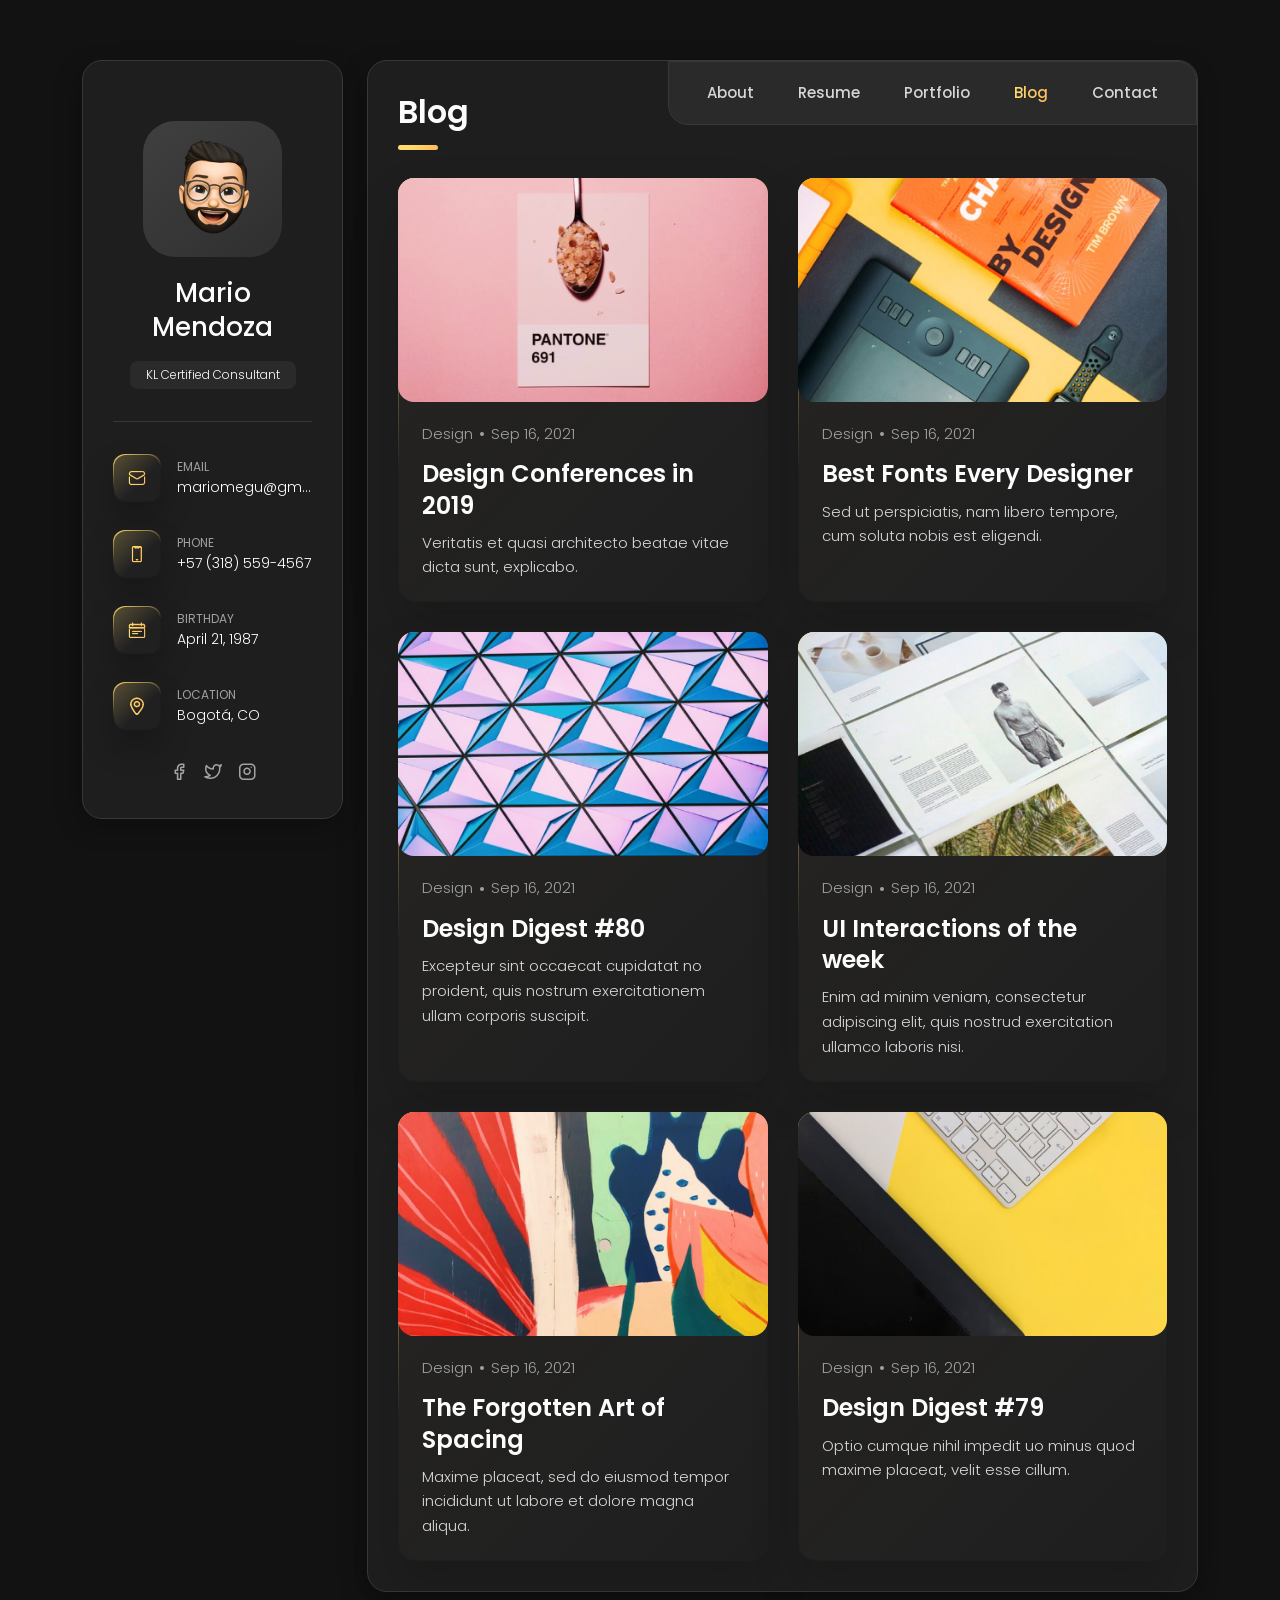
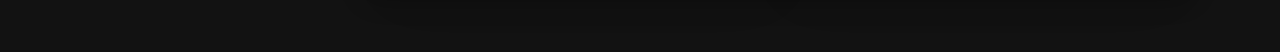
<file: blog.html>
<!DOCTYPE html>
<html lang="en">


<!-- Mirrored from art-template.ru/vcard4/blog.html by HTTrack Website Copier/3.x [XR&CO'2014], Tue, 07 Sep 2021 22:34:24 GMT -->
<head>
    <meta charset="utf-8" />
    <title>vCard - Blog</title>

	<!-- Meta Data -->
	<meta http-equiv="X-UA-Compatible" content="IE=edge">
	<meta name="viewport" content="width=device-width, initial-scale=1, shrink-to-fit=no">
	<meta name="format-detection" content="telephone=no"/>
    <meta name="format-detection" content="address=no"/>
    <meta name="author" content="ArtTemplate" />
    <meta name="description" content="vCard" />

    <!-- Twitter data -->
    <meta name="twitter:card" content="summary_large_image">
    <meta name="twitter:site" content="@ArtTemplates">
    <meta name="twitter:title" content="vCard">
    <meta name="twitter:description" content="vCard">
    <meta name="twitter:image" content="assets/images/social.html">

    <!-- Open Graph data -->
    <meta property="og:title" content="ArtTemplate" />
    <meta property="og:type" content="website" />
    <meta property="og:url" content="your url website" />
    <meta property="og:image" content="assets/images/social.html" />
    <meta property="og:description" content="vCard" />
    <meta property="og:site_name" content="vCard" />

	<!-- Favicons -->
	<link rel="apple-touch-icon" sizes="144x144" href="assets/images/favicons/apple-touch-icon-144x144.png">
	<link rel="apple-touch-icon" sizes="114x114" href="assets/images/favicons/apple-touch-icon-114x114.png">
	<link rel="apple-touch-icon" sizes="72x72" href="assets/images/favicons/apple-touch-icon-72x72.png">
	<link rel="apple-touch-icon" sizes="57x57" href="assets/images/favicons/apple-touch-icon-57x57.png">
	<link rel="shortcut icon" href="assets/images/favicons/favicon.png" type="image/png">

    <!-- Styles -->
	<link rel="stylesheet" type="text/css" href="assets/styles/vendors/bootstrap.min.css"/>
	<link rel="stylesheet" type="text/css" href="assets/styles/style.css"/>
	
</head>
<body>
    <main class="main">
	    <div class="container gutter-top gutter-bottom">
		    <div class="row sticky-parent">
			    <!-- Sidebar -->
                <aside class="col-12 col-md-12 col-xl-3">
				    <div class="sidebar box-outer sticky-column">
						<!-- My photo -->
						<div class="sidebar__base-info">
					    	<figure class="avatar-box">
                                <img src="assets/images/my-avatar.png" alt="Ricardo Black">
						    </figure>

						    <div class="text-xl-center">
						        <h3 class="title title--h3 sidebar__name">Mario Mendoza</h3>
							    <div class="badge">KL Certified Consultant</div>
						    </div>

							<button class="btn btn--small btn--icon-right sidebar__btn js-btn-toggle"><span>Show Contacts</span><i class="feathericon-chevron-down"></i></button>
						</div>

						<div class="sidebar__additional-info js-show">
							<div class="separation"></div>
		                    <ul class="details-info">
							    <!-- Email -->
							    <li class="details-info__item">
							        <span class="box icon-box"><i class="font-icon icon-envelope"></i></span>
								    <div class="contacts-block__info">
									    <span class="overhead">Email</span>
									    <a class="text-overflow" href="mailto:mariomegu@gmail.com" title="mariomegu@gmail.com">mariomegu@gmail.com</a>
								    </div>
							    </li>
							    <!-- Phone -->
						 	    <li class="details-info__item">
								    <span class="box icon-box"><i class="font-icon icon-phone"></i></span>
								    <div class="contacts-block__info">
									    <span class="overhead">Phone</span>
							            <span class="text-overflow" title="+1 (070) 123-4567">+57 (318) 559-4567</span>
								    </div>	
							    </li>
								<!-- Birthday -->
					            <li class="details-info__item">
								    <span class="box icon-box"><i class="font-icon icon-calendar"></i></span>
								    <div class="contacts-block__info">
									    <span class="overhead">Birthday</span>
							            <span class="text-overflow" title="March 12, 1995">April 21, 1987</span>
								    </div>
							    </li>
								<!-- Location -->
						        <li class="details-info__item">
								    <span class="box icon-box"><i class="font-icon icon-location"></i></span>
								    <div class="contacts-block__info">
									    <span class="overhead">Location</span>
									    <span class="text-overflow" title="San-Francisco, USA">Bogotá, CO</span>
								    </div>
							    </li>
					        </ul>
						    <div class="separation d-xl-none"></div>

						    <!-- Social -->
						    <div class="social">
							    <a class="social__link" href="https://www.facebook.com/"><i class="feathericon-facebook"></i></a>
							    <a class="social__link" href="https://www.behance.com/"><i class="feathericon-twitter"></i></a>
						  	    <a class="social__link" href="https://www.linkedin.com/"><i class="feathericon-instagram"></i></a>
						    </div>
						</div>	
					</div>	
		        </aside>
		        
				<!-- Content -->
		        <div class="col-12 col-md-12 col-xl-9">
				    <div class="box-outer pb-0">
					    <!-- Menu -->
						<div class="nav-container">
						    <ul class="nav">
                                <li class="nav__item"><a href="index-2.html">About</a></li>
								<li class="nav__item"><a href="resume.html">Resume</a></li>
                                <li class="nav__item"><a href="portfolio.html">Portfolio</a></li>
                                <li class="nav__item"><a class="active" href="blog.html">Blog</a></li>
                                <li class="nav__item"><a href="contact.html">Contact</a></li>
                            </ul>
						</div>
						
					    <!-- About -->
						<div class="pb-0 pb-sm-2">
		                    <h1 class="title title--h1 title__separate">Blog</h1>
					    </div>

						<!-- News -->
						<div class="news-grid">
							<!-- Post -->
							<article class="news-item box">
							    <div class="news-item__image-wrap">
									<a class="news-item__link" href="single-post.html"></a>
								    <img class="cover lazyload" src="assets/images/news/news-1.html" alt="" />
								</div>
								<div class="news-item__caption">
									<div class="news-item__date"><span>Design</span>Sep 16, 2021</div>
								    <h2 class="title title--h2"><a href="single-post.html">Design Conferences in 2019</a></h2>
									<p>Veritatis et quasi architecto beatae vitae dicta sunt, explicabo.</p>
								</div>
							</article>

							<!-- Post -->
							<article class="news-item box">
							    <div class="news-item__image-wrap">
									<a class="news-item__link" href="single-post.html"></a>
								    <img class="cover lazyload" src="assets/images/news/news-2.jpg" alt="" />
								</div>
								<div class="news-item__caption">
									<div class="news-item__date"><span>Design</span>Sep 16, 2021</div>
								    <h2 class="title title--h2"><a href="single-post.html">Best Fonts Every Designer</a></h2>
									<p>Sed ut perspiciatis, nam libero tempore, cum soluta nobis est eligendi.</p>
								</div>
							</article>

							<!-- Post -->
							<article class="news-item box">
							    <div class="news-item__image-wrap">
									<a class="news-item__link" href="single-post.html"></a>
								    <img class="cover lazyload" src="assets/images/news/news-3.jpg" alt="" />
								</div>
								<div class="news-item__caption">
									<div class="news-item__date"><span>Design</span>Sep 16, 2021</div>
								    <h2 class="title title--h2"><a href="single-post.html">Design Digest #80</a></h2>
									<p>Excepteur sint occaecat cupidatat no proident, quis nostrum exercitationem ullam corporis suscipit.</p>
								</div>
							</article>
							
							<!-- Post -->
							<article class="news-item box">
							    <div class="news-item__image-wrap">
									<a class="news-item__link" href="single-post.html"></a>
								    <img class="cover lazyload" src="assets/images/news/news-4.jpg" alt="" />
								</div>
								<div class="news-item__caption">
									<div class="news-item__date"><span>Design</span>Sep 16, 2021</div>
								    <h2 class="title title--h2"><a href="single-post.html">UI Interactions of the week</a></h2>
									<p>Enim ad minim veniam, consectetur adipiscing elit, quis nostrud exercitation ullamco laboris nisi.</p>
								</div>
							</article>
							
							<!-- Post -->
							<article class="news-item box">
							    <div class="news-item__image-wrap">
									<a class="news-item__link" href="single-post.html"></a>
								    <img class="cover lazyload" src="assets/images/news/news-5.jpg" alt="" />
								</div>
								<div class="news-item__caption">
									<div class="news-item__date"><span>Design</span>Sep 16, 2021</div>
								    <h2 class="title title--h2"><a href="single-post.html">The Forgotten Art of Spacing</a></h2>
									<p>Maxime placeat, sed do eiusmod tempor incididunt ut labore et dolore magna aliqua.</p>
								</div>
							</article>
							
							<!-- Post -->
							<article class="news-item box">
							    <div class="news-item__image-wrap">
									<a class="news-item__link" href="single-post.html"></a>
								    <img class="cover lazyload" src="assets/images/news/news-6.jpg" alt="" />
								</div>
								<div class="news-item__caption">
									<div class="news-item__date"><span>Design</span>Sep 16, 2021</div>
								    <h2 class="title title--h2"><a href="single-post.html">Design Digest #79</a></h2>
									<p>Optio cumque nihil impedit uo minus quod maxime placeat, velit esse cillum.</p>
								</div>
							</article>
						</div><!-- /news-grid -->
					</div><!-- /box-outer -->
		        </div><!-- /col -->
			</div><!-- /sticky -->
		</div><!-- /container -->
    </main>

    <div class="back-to-top"></div>

	<!-- JavaScripts -->
	<script src="assets/js/jquery-3.4.1.min.js"></script>
	<script src="assets/js/plugins.min.js"></script>
    <script src="assets/js/common.js"></script>

</body>

<!-- Mirrored from art-template.ru/vcard4/blog.html by HTTrack Website Copier/3.x [XR&CO'2014], Tue, 07 Sep 2021 22:34:31 GMT -->
</html>
</file>
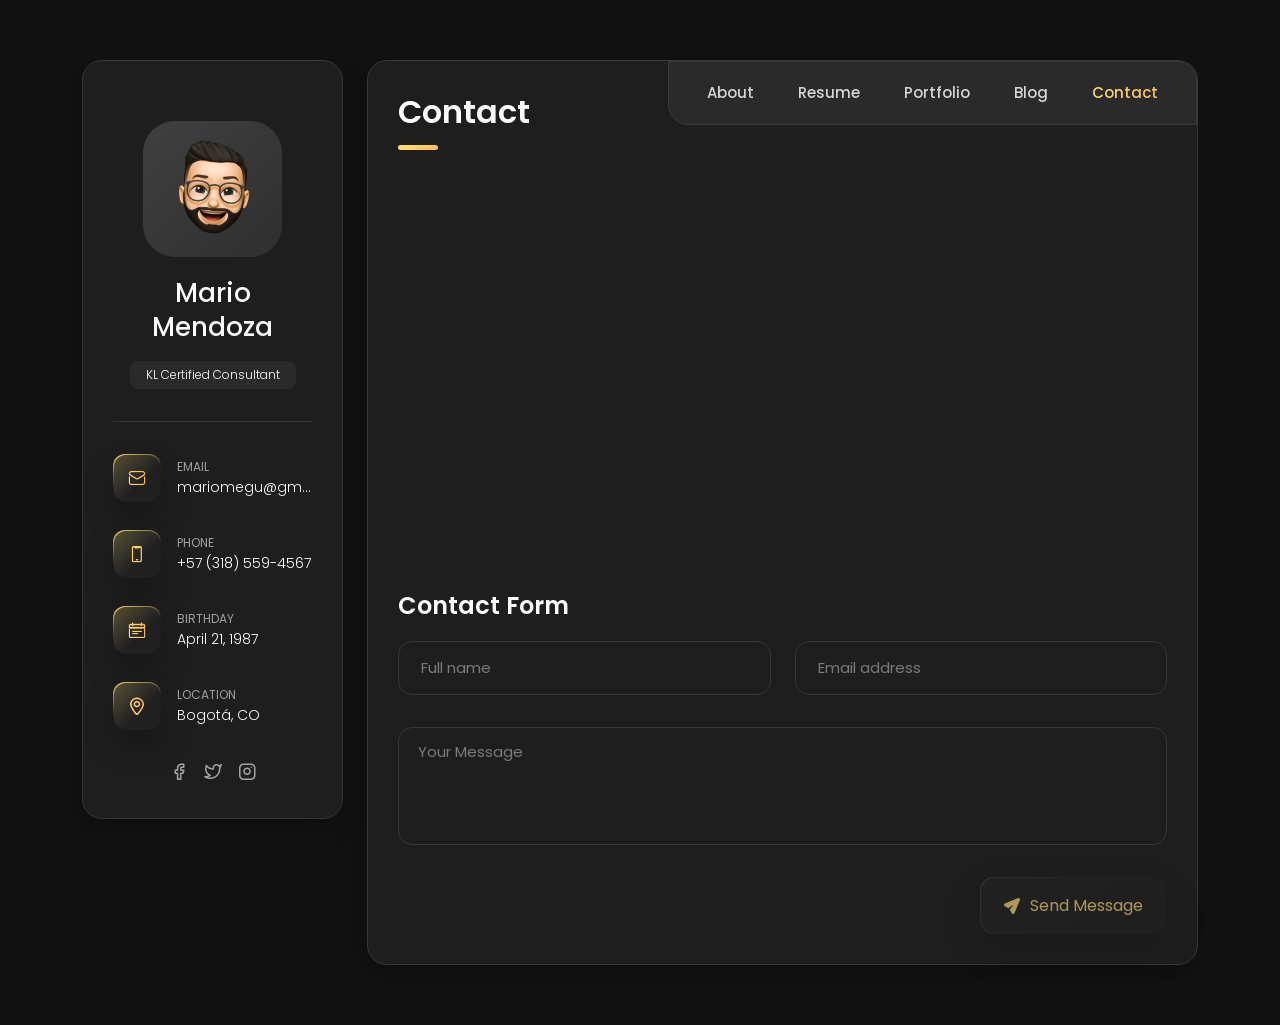
<file: contact.html>
<!DOCTYPE html>
<html lang="en">


<!-- Mirrored from art-template.ru/vcard4/contact.html by HTTrack Website Copier/3.x [XR&CO'2014], Tue, 07 Sep 2021 22:34:31 GMT -->
<head>
    <meta charset="utf-8" />
    <title>vCard - Contact</title>

	<!-- Meta Data -->
	<meta http-equiv="X-UA-Compatible" content="IE=edge">
	<meta name="viewport" content="width=device-width, initial-scale=1, shrink-to-fit=no">
	<meta name="format-detection" content="telephone=no"/>
    <meta name="format-detection" content="address=no"/>
    <meta name="author" content="ArtTemplate" />
    <meta name="description" content="vCard" />

    <!-- Twitter data -->
    <meta name="twitter:card" content="summary_large_image">
    <meta name="twitter:site" content="@ArtTemplates">
    <meta name="twitter:title" content="vCard">
    <meta name="twitter:description" content="vCard">
    <meta name="twitter:image" content="assets/images/social.html">

    <!-- Open Graph data -->
    <meta property="og:title" content="ArtTemplate" />
    <meta property="og:type" content="website" />
    <meta property="og:url" content="your url website" />
    <meta property="og:image" content="assets/images/social.html" />
    <meta property="og:description" content="vCard" />
    <meta property="og:site_name" content="vCard" />

	<!-- Favicons -->
	<link rel="apple-touch-icon" sizes="144x144" href="assets/images/favicons/apple-touch-icon-144x144.png">
	<link rel="apple-touch-icon" sizes="114x114" href="assets/images/favicons/apple-touch-icon-114x114.png">
	<link rel="apple-touch-icon" sizes="72x72" href="assets/images/favicons/apple-touch-icon-72x72.png">
	<link rel="apple-touch-icon" sizes="57x57" href="assets/images/favicons/apple-touch-icon-57x57.png">
	<link rel="shortcut icon" href="assets/images/favicons/favicon.png" type="image/png">

    <!-- Styles -->
	<link rel="stylesheet" type="text/css" href="assets/styles/vendors/bootstrap.min.css"/>
	<link rel="stylesheet" type="text/css" href="assets/styles/style.css"/>
	
	<!-- Mapbox-->
    <script src='https://api.mapbox.com/mapbox-gl-js/v1.4.1/mapbox-gl.js'></script>
    <link href='https://api.mapbox.com/mapbox-gl-js/v1.4.1/mapbox-gl.css' rel='stylesheet' />
	
</head>
<body>
    <main class="main">
	    <div class="container gutter-top gutter-bottom">
		    <div class="row sticky-parent">
			    <!-- Sidebar -->
                <aside class="col-12 col-md-12 col-xl-3">
				    <div class="sidebar box-outer sticky-column">
						<!-- My photo -->
						<div class="sidebar__base-info">
					    	<figure class="avatar-box">
                                <img src="assets/images/my-avatar.png" alt="Ricardo Black">
						    </figure>

						    <div class="text-xl-center">
						        <h3 class="title title--h3 sidebar__name">Mario Mendoza</h3>
							    <div class="badge">KL Certified Consultant</div>
						    </div>

							<button class="btn btn--small btn--icon-right sidebar__btn js-btn-toggle"><span>Show Contacts</span><i class="feathericon-chevron-down"></i></button>
						</div>

						<div class="sidebar__additional-info js-show">
							<div class="separation"></div>
		                    <ul class="details-info">
							    <!-- Email -->
							    <li class="details-info__item">
							        <span class="box icon-box"><i class="font-icon icon-envelope"></i></span>
								    <div class="contacts-block__info">
									    <span class="overhead">Email</span>
									    <a class="text-overflow" href="mailto:mariomegu@gmail.com" title="mariomegu@gmail.com">mariomegu@gmail.com</a>
								    </div>
							    </li>
							    <!-- Phone -->
						 	    <li class="details-info__item">
								    <span class="box icon-box"><i class="font-icon icon-phone"></i></span>
								    <div class="contacts-block__info">
									    <span class="overhead">Phone</span>
							            <span class="text-overflow" title="+1 (070) 123-4567">+57 (318) 559-4567</span>
								    </div>	
							    </li>
								<!-- Birthday -->
					            <li class="details-info__item">
								    <span class="box icon-box"><i class="font-icon icon-calendar"></i></span>
								    <div class="contacts-block__info">
									    <span class="overhead">Birthday</span>
							            <span class="text-overflow" title="March 12, 1995">April 21, 1987</span>
								    </div>
							    </li>
								<!-- Location -->
						        <li class="details-info__item">
								    <span class="box icon-box"><i class="font-icon icon-location"></i></span>
								    <div class="contacts-block__info">
									    <span class="overhead">Location</span>
									    <span class="text-overflow" title="San-Francisco, USA">Bogotá, CO</span>
								    </div>
							    </li>
					        </ul>
						    <div class="separation d-xl-none"></div>

						    <!-- Social -->
						    <div class="social">
							    <a class="social__link" href="https://www.facebook.com/"><i class="feathericon-facebook"></i></a>
							    <a class="social__link" href="https://www.behance.com/"><i class="feathericon-twitter"></i></a>
						  	    <a class="social__link" href="https://www.linkedin.com/"><i class="feathericon-instagram"></i></a>
						    </div>
						</div>	
					</div>	
		        </aside>
		        
				<!-- Content -->
		        <div class="col-12 col-md-12 col-xl-9">
				    <div class="box-outer">
					    <!-- Menu -->
						<div class="nav-container">
						    <ul class="nav">
                                <li class="nav__item"><a href="index-2.html">About</a></li>
								<li class="nav__item"><a href="resume.html">Resume</a></li>
                                <li class="nav__item"><a href="portfolio.html">Portfolio</a></li>
                                <li class="nav__item"><a href="blog.html">Blog</a></li>
                                <li class="nav__item"><a class="active" href="contact.html">Contact</a></li>
                            </ul>
						</div>
						
					    <!-- About -->
						<div class="pb-0 pb-sm-2">
		                    <h1 class="title title--h1 title__separate">Contact</h1>
					    </div>

						<!-- Contact -->
                        <div class="map" id="map"></div>
						<h2 class="title title--h2">Contact Form</h2>
							
						<form id="contact-form" class="contact-form" data-toggle="validator">
                            <div class="row">
				                <div class="form-group col-12 col-md-6">
                                    <input type="text" class="input form-control" id="nameContact" name="nameContact" placeholder="Full name" required="required" autocomplete="on" oninvalid="setCustomValidity('Fill in the field')" onkeyup="setCustomValidity('')">
								    <div class="help-block with-errors"></div>
				                </div>
				                <div class="form-group col-12 col-md-6">
                                    <input type="email" class="input form-control" id="emailContact" name="emailContact" placeholder="Email address" required="required" autocomplete="on" oninvalid="setCustomValidity('Email is incorrect')" onkeyup="setCustomValidity('')">
								    <div class="help-block with-errors"></div>
				                </div>
				                <div class="form-group col-12 col-md-12">
                                    <textarea class="textarea form-control" id="messageContact" name="messageContact" placeholder="Your Message"  rows="4" required="required" oninvalid="setCustomValidity('Fill in the field')" onkeyup="setCustomValidity('')"></textarea>
								    <div class="help-block with-errors"></div>
				                </div>
						    </div>
							<div class="row">
				                <div class="col-12 col-md-6 order-2 order-md-1 text-center text-md-start">
					                <div id="validator-contact" class="hidden"></div>
				                </div>
				                <div class="col-12 col-md-6 order-1 order-md-2 text-end">
					                <button type="submit" class="btn"><i class="font-icon icon-send"></i> Send Message</button>
				                </div>
			                </div>
		                </form>
					</div><!-- /box-outer -->
		        </div><!-- /col -->
			</div><!-- /sticky-parent -->
		</div><!-- /container -->
    </main>

    <div class="back-to-top"></div>

	<!-- JavaScripts -->
	<script src="assets/js/jquery-3.4.1.min.js"></script>
	<script src="assets/js/plugins.min.js"></script>
    <script src="assets/js/common.js"></script>

    <!-- Mapbox init -->
	<script src="assets/js/mapbox.init.js"></script>

</body>

<!-- Mirrored from art-template.ru/vcard4/contact.html by HTTrack Website Copier/3.x [XR&CO'2014], Tue, 07 Sep 2021 22:34:32 GMT -->
</html>
</file>
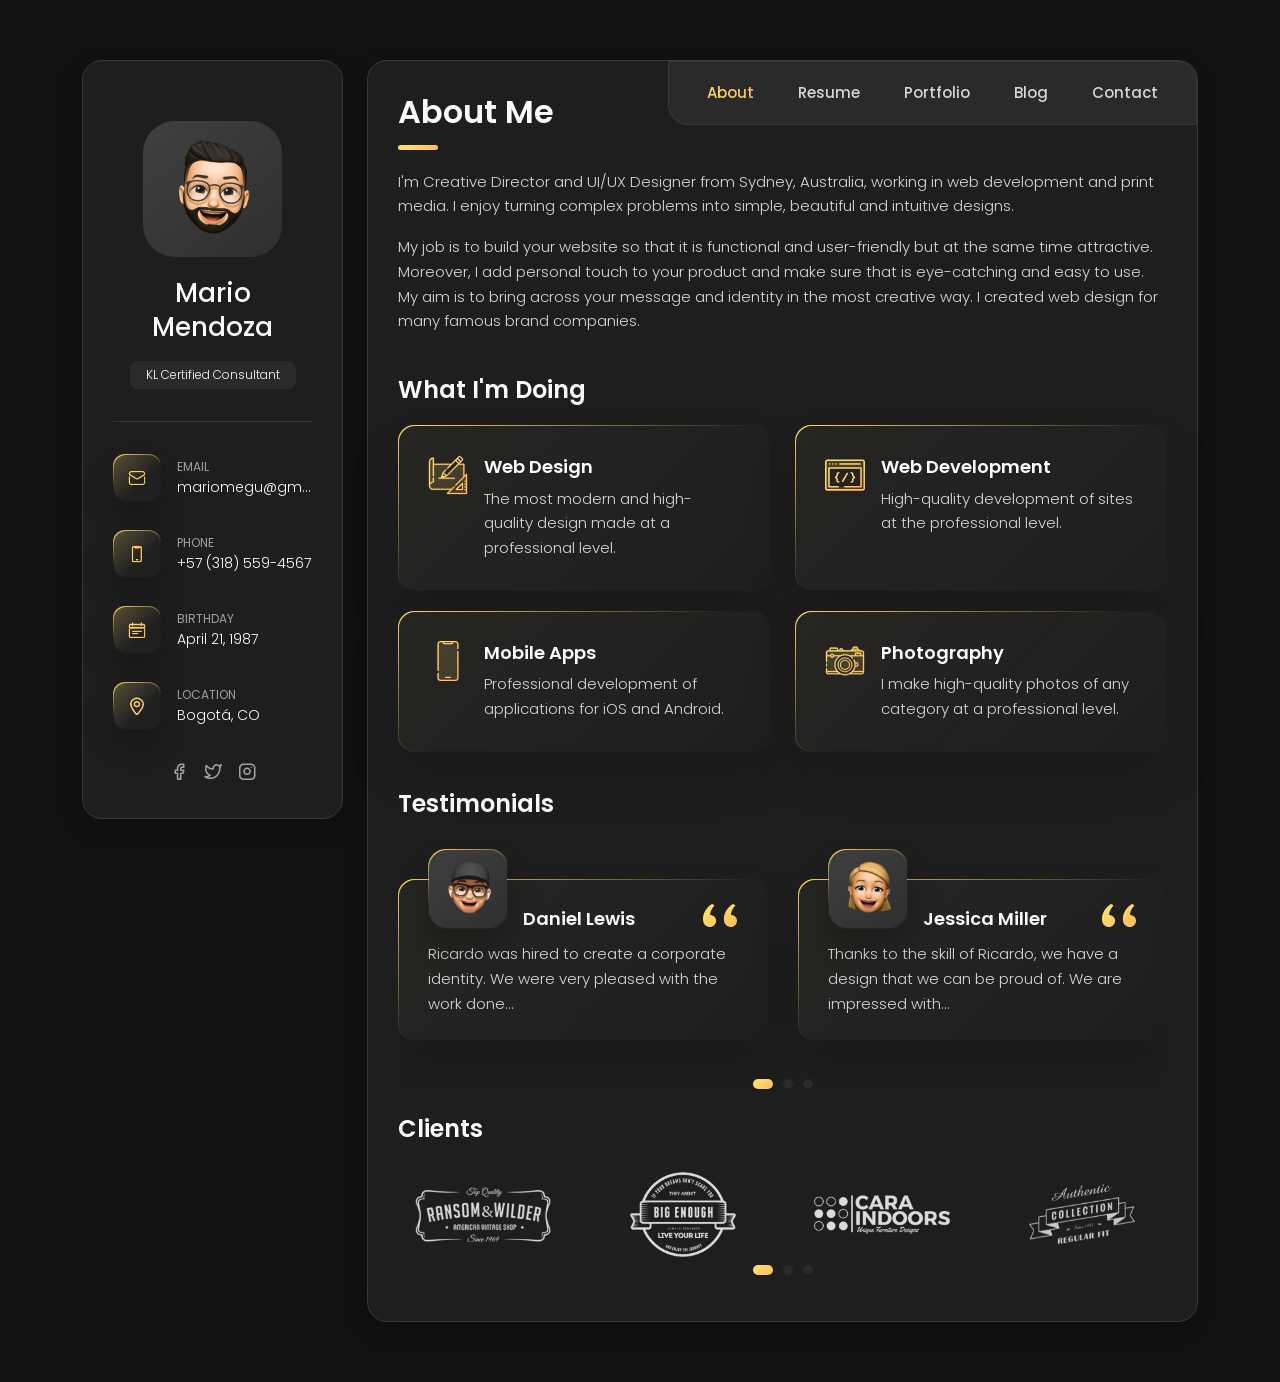
<file: index-2.html>
<!DOCTYPE html>
<html lang="en">


<!-- Mirrored from art-template.ru/vcard4/index.html by HTTrack Website Copier/3.x [XR&CO'2014], Tue, 07 Sep 2021 22:34:14 GMT -->
<head>
    <meta charset="utf-8" />
    <title>vCard - About</title>

	<!-- Meta Data -->
	<meta http-equiv="X-UA-Compatible" content="IE=edge">
	<meta name="viewport" content="width=device-width, initial-scale=1, shrink-to-fit=no">
	<meta name="format-detection" content="telephone=no"/>
    <meta name="format-detection" content="address=no"/>
    <meta name="author" content="ArtTemplate" />
    <meta name="description" content="vCard" />

    <!-- Twitter data -->
    <meta name="twitter:card" content="summary_large_image">
    <meta name="twitter:site" content="@ArtTemplates">
    <meta name="twitter:title" content="vCard">
    <meta name="twitter:description" content="vCard">
    <meta name="twitter:image" content="assets/images/social.html">

    <!-- Open Graph data -->
    <meta property="og:title" content="ArtTemplate" />
    <meta property="og:type" content="website" />
    <meta property="og:url" content="your url website" />
    <meta property="og:image" content="assets/images/social.html" />
    <meta property="og:description" content="vCard" />
    <meta property="og:site_name" content="vCard" />

	<!-- Favicons -->
	<link rel="apple-touch-icon" sizes="144x144" href="assets/images/favicons/apple-touch-icon-144x144.png">
	<link rel="apple-touch-icon" sizes="114x114" href="assets/images/favicons/apple-touch-icon-114x114.png">
	<link rel="apple-touch-icon" sizes="72x72" href="assets/images/favicons/apple-touch-icon-72x72.png">
	<link rel="apple-touch-icon" sizes="57x57" href="assets/images/favicons/apple-touch-icon-57x57.png">
	<link rel="shortcut icon" href="assets/images/favicons/favicon.png" type="image/png">

    <!-- Styles -->
	<link rel="stylesheet" type="text/css" href="assets/styles/vendors/bootstrap.min.css"/>
	<link rel="stylesheet" type="text/css" href="assets/styles/style.css"/>
	
</head>
<body>
    <main class="main">
	    <div class="container gutter-top gutter-bottom">
		    <div class="row sticky-parent">
			    <!-- Sidebar -->
                <aside class="col-12 col-md-12 col-xl-3">
				    <div class="sidebar box-outer sticky-column">
						<!-- My photo -->
						<div class="sidebar__base-info">
					    	<figure class="avatar-box">
                                <img src="assets/images/my-avatar.png" alt="Ricardo Black">
						    </figure>

						    <div class="text-xl-center">
						        <h3 class="title title--h3 sidebar__name">Mario Mendoza</h3>
							    <div class="badge">KL Certified Consultant</div>
						    </div>

							<button class="btn btn--small btn--icon-right sidebar__btn js-btn-toggle"><span>Show Contacts</span><i class="feathericon-chevron-down"></i></button>
						</div>

						<div class="sidebar__additional-info js-show">
							<div class="separation"></div>
		                    <ul class="details-info">
							    <!-- Email -->
							    <li class="details-info__item">
							        <span class="box icon-box"><i class="font-icon icon-envelope"></i></span>
								    <div class="contacts-block__info">
									    <span class="overhead">Email</span>
									    <a class="text-overflow" href="mailto:mariomegu@gmail.com" title="mariomegu@gmail.com">mariomegu@gmail.com</a>
								    </div>
							    </li>
							    <!-- Phone -->
						 	    <li class="details-info__item">
								    <span class="box icon-box"><i class="font-icon icon-phone"></i></span>
								    <div class="contacts-block__info">
									    <span class="overhead">Phone</span>
							            <span class="text-overflow" title="+1 (070) 123-4567">+57 (318) 559-4567</span>
								    </div>	
							    </li>
								<!-- Birthday -->
					            <li class="details-info__item">
								    <span class="box icon-box"><i class="font-icon icon-calendar"></i></span>
								    <div class="contacts-block__info">
									    <span class="overhead">Birthday</span>
							            <span class="text-overflow" title="March 12, 1995">April 21, 1987</span>
								    </div>
							    </li>
								<!-- Location -->
						        <li class="details-info__item">
								    <span class="box icon-box"><i class="font-icon icon-location"></i></span>
								    <div class="contacts-block__info">
									    <span class="overhead">Location</span>
									    <span class="text-overflow" title="San-Francisco, USA">Bogotá, CO</span>
								    </div>
							    </li>
					        </ul>
						    <div class="separation d-xl-none"></div>

						    <!-- Social -->
						    <div class="social">
							    <a class="social__link" href="https://www.facebook.com/"><i class="feathericon-facebook"></i></a>
							    <a class="social__link" href="https://www.behance.com/"><i class="feathericon-twitter"></i></a>
						  	    <a class="social__link" href="https://www.linkedin.com/"><i class="feathericon-instagram"></i></a>
						    </div>
						</div>	
					</div>	
		        </aside>
		        
				<!-- Content -->
		        <div class="col-12 col-md-12 col-xl-9">
				    <div class="box-outer">
					    <!-- Menu -->
						<div class="nav-container">
						    <ul class="nav">
                                <li class="nav__item"><a class="active" href="index-2.html">About</a></li>
								<li class="nav__item"><a href="resume.html">Resume</a></li>
                                <li class="nav__item"><a href="portfolio.html">Portfolio</a></li>
                                <li class="nav__item"><a href="blog.html">Blog</a></li>
                                <li class="nav__item"><a href="contact.html">Contact</a></li>
                            </ul>
						</div>
						
					    <!-- About -->
						<div class="pb-0 pb-sm-2">
		                    <h1 class="title title--h1 title__separate">About Me</h1>
						    <p>I'm Creative Director and UI/UX Designer from Sydney, Australia, working in web development and print media. I enjoy turning complex problems into simple, beautiful and intuitive designs.</p>
                            <p>My job is to build your website so that it is functional and user-friendly but at the same time attractive. Moreover, I add personal touch to your product and make sure that is eye-catching and easy to use. My aim is to bring across your message and identity in the most creative way. I created web design for many famous brand companies.</p>
					    </div>
						
					    <!-- What -->
						<h2 class="title title--h2 mt-3">What I'm Doing</h2>
						<div class="row">
							<!-- Case Item -->
							<div class="col-12 col-lg-6">
							    <div class="case-item box box-inner">
									<img class="case-item__icon" src="assets/icons/icon-design.svg" alt="" />
									<div>
									    <h3 class="title title--h3">Web Design</h3>
										<p class="case-item__caption">The most modern and high-quality design made at a professional level.</p>
									</div>	
								</div>
							</div>
								
							<!-- Case Item -->
							<div class="col-12 col-lg-6">
							    <div class="case-item box box-inner">
									<img class="case-item__icon" src="assets/icons/icon-dev.svg" alt="" />
									<div>
									    <h3 class="title title--h3">Web Development</h3>
										<p class="case-item__caption">High-quality development of sites at the professional level.</p>
									</div>
								</div>
							</div>
								
							<!-- Case Item -->
							<div class="col-12 col-lg-6">
								<div class="case-item box box-inner">
								    <img class="case-item__icon" src="assets/icons/icon-app.svg" alt="" />
									<div>
								        <h3 class="title title--h3">Mobile Apps</h3>
									    <p class="case-item__caption">Professional development of applications for iOS and Android.</p>
									</div>
								</div>
							</div>
								
							<!-- Case Item -->
							<div class="col-12 col-lg-6">
								<div class="case-item box box-inner">
									<img class="case-item__icon" src="assets/icons/icon-photo.svg" alt="" />
									<div>
									    <h3 class="title title--h3">Photography</h3>
										<p class="case-item__caption">I make high-quality photos of any category at a professional level.</p>
									</div>
								</div>
							</div>
						</div>	
						
						<!-- Testimonials -->
						<div class="testimonials">
						    <h2 class="title title--h2 mt-3">Testimonials</h2>
						
						    <div class="swiper-container js-carousel-review">
                                <div class="swiper-wrapper">
								    <!-- Item review -->
                                    <div class="swiper-slide review-item box box-inner js-open-review" data-mfp-src="#review-1" data-effect="mfp-zoom-out">
										<figure class="box box-avatar">
                                            <img src="assets/images/avatar-1.png" alt="Daniel Lewis">
										</figure>
									    <h4 class="title title--h3">Daniel Lewis</h4>
										<p class="review-item__caption">Ricardo was hired to create a corporate identity. We were very pleased with the work done...</p>
									</div>
									
									<!-- Item review -->
                                    <div class="swiper-slide review-item box box-inner js-open-review" data-mfp-src="#review-2" data-effect="mfp-zoom-out">
                                        <figure class="box box-avatar">
                                            <img src="assets/images/avatar-2.png" alt="Daniel Lewis">
										</figure>
									    <h4 class="title title--h3">Jessica Miller</h4>
										<p class="review-item__caption">Thanks to the skill of Ricardo, we have a design that we can be proud of. We are impressed with...</p>
									</div>
									
									<!-- Item review -->
                                    <div class="swiper-slide review-item box box-inner js-open-review" data-mfp-src="#review-3" data-effect="mfp-zoom-out">
										<figure class="box box-avatar">
                                            <img src="assets/images/avatar-3.png" alt="Daniel Lewis">
										</figure>
									    <h4 class="title title--h3">Emily Evans</h4>
										<p class="review-item__caption">Ricardo did a miracle with my website. It looks exactly as I imagined it. Now I have a profession...</p>
									</div>

									<!-- Item review -->
									<div class="swiper-slide review-item box box-inner js-open-review" data-mfp-src="#review-4" data-effect="mfp-zoom-out">
										<figure class="box box-avatar">
											<img src="assets/images/avatar-4.png" alt="Daniel Lewis">
										</figure>
										<h4 class="title title--h3">Henry William</h4>
										<p class="review-item__caption">Thank you very much for your work on our project. It was a big help for us. Thanks to the...</p>
									</div>
                                </div>
    
                                <div class="swiper-pagination"></div>
                            </div>
						</div>
						
						<!-- Clients -->
						<h2 class="title title--h2 mt-4">Clients</h2>
						<div class="swiper-container js-carousel-clients">
                            <div class="swiper-wrapper">
								<!-- Item client -->
                                <figure class="swiper-slide">
									<a href="#"><img class="logo-client" src="assets/images/clients/logo-1-color.png" alt="Logo" /></a>
								</figure>
									
								<!-- Item client -->
                                <figure class="swiper-slide">
									<a href="#"><img class="logo-client" src="assets/images/clients/logo-2-color.png" alt="Logo" /></a>
								</figure>

								<!-- Item client -->
                                <figure class="swiper-slide">
								    <a href="#"><img class="logo-client" src="assets/images/clients/logo-3-color.png" alt="Logo" /></a>
								</figure>

								<!-- Item client -->
                                <figure class="swiper-slide">
									<a href="#"><img class="logo-client" src="assets/images/clients/logo-4-color.png" alt="Logo" /></a>
								</figure>
									
								<!-- Item client -->
                                <figure class="swiper-slide">
									<a href="#"><img class="logo-client" src="assets/images/clients/logo-5-color.png" alt="Logo" /></a>
								</figure>
									
								<!-- Item client -->
                                <figure class="swiper-slide">
									<a href="#"><img class="logo-client" src="assets/images/clients/logo-6-color.png" alt="Logo" /></a>
								</figure>
							</div>
								
							<div class="swiper-pagination"></div>
						</div><!-- /swiper-container -->
					</div><!-- box-outer -->
		        </div><!-- Content -->
			</div><!-- sticky-parent -->
		</div><!-- container -->
    </main>

    <div class="back-to-top"></div>
    
	<!-- Full review 1 -->
	<div id="review-1" class="popup mfp-hide mfp-with-anim">
		<div class="row">
            <div class="col-12 col-sm-2 full-rewiew-con-avatar">
				<figure class="box box-avatar">
					<img src="assets/images/avatar-1.png" alt="Daniel Lewis">
				</figure>
				<div class="review-icon-quote"></div>
			</div>
			<div class="col-12 col-sm-10 full-rewiew-con-text">
				<h2 class="title title--h2 mb-1">Daniel Lewis</h2>
				<span class="review-date">14 June, 2021</span>
				<p>Ricardo was hired to create a corporate identity. We were very pleased with the work done. She has a lot of experience and is very concerned about the needs of client.
				Lorem ipsum dolor sit amet, ullamcous cididt consectetur adipiscing elit, seds do et eiusmod tempor incididunt ut laborels dolore magnarels alia.</p>
				<p>Ut enim ad nesid utminim veniam, quis nostrud eiusmo exercitation ullamco labori is amco commodo consequat  seds eiusmod. Adipisicing velit eu eiusmod nisi ad nulla. 
				Magna deserunt ipsum pariatur sunt incididunt culpa cupidatat. Pariatur occaecat enim dolor culpa nisi ea eiusmod do qui culpa consectetur laboris eiusmod anim.</p>
			</div>
		</div>
	</div>

	<!-- Full review 2 -->
	<div id="review-2" class="popup mfp-hide mfp-with-anim">
		<div class="row">
            <div class="col-12 col-sm-2 full-rewiew-con-avatar">
				<figure class="box box-avatar">
					<img src="assets/images/avatar-2.png" alt="Daniel Lewis">
				</figure>
				<div class="review-icon-quote"></div>
			</div>
			<div class="col-12 col-sm-10 full-rewiew-con-text">
				<h2 class="title title--h2 mb-1">Jessica Miller</h2>
				<span class="review-date">14 June, 2021</span>
				<p>Ricardo was hired to create a corporate identity. We were very pleased with the work done. She has a lot of experience and is very concerned about the needs of client.
				Lorem ipsum dolor sit amet, ullamcous cididt consectetur adipiscing elit, seds do et eiusmod tempor incididunt ut laborels dolore magnarels alia.</p>
				<p>Ut enim ad nesid utminim veniam, quis nostrud eiusmo exercitation ullamco labori is amco commodo consequat  seds eiusmod. Adipisicing velit eu eiusmod nisi ad nulla. 
				Magna deserunt ipsum pariatur sunt incididunt culpa cupidatat. Pariatur occaecat enim dolor culpa nisi ea eiusmod do qui culpa consectetur laboris eiusmod anim.</p>
			</div>
		</div>
	</div>
	
	<!-- Full review 3 -->
	<div id="review-3" class="popup mfp-hide mfp-with-anim">
		<div class="row">
            <div class="col-12 col-sm-2 full-rewiew-con-avatar">
				<figure class="box box-avatar">
					<img src="assets/images/avatar-3.png" alt="Daniel Lewis">
				</figure>
				<div class="review-icon-quote"></div>
			</div>
			<div class="col-12 col-sm-10 full-rewiew-con-text">
				<h2 class="title title--h2 mb-1">Emily Evans</h2>
				<span class="review-date">14 June, 2021</span>
				<p>Ricardo was hired to create a corporate identity. We were very pleased with the work done. She has a lot of experience and is very concerned about the needs of client.
				Lorem ipsum dolor sit amet, ullamcous cididt consectetur adipiscing elit, seds do et eiusmod tempor incididunt ut laborels dolore magnarels alia.</p>
				<p>Ut enim ad nesid utminim veniam, quis nostrud eiusmo exercitation ullamco labori is amco commodo consequat  seds eiusmod. Adipisicing velit eu eiusmod nisi ad nulla. 
				Magna deserunt ipsum pariatur sunt incididunt culpa cupidatat. Pariatur occaecat enim dolor culpa nisi ea eiusmod do qui culpa consectetur laboris eiusmod anim.</p>
			</div>
		</div>
	</div>

	<!-- Full review 4 -->
	<div id="review-4" class="popup mfp-hide mfp-with-anim">
		<div class="row">
            <div class="col-12 col-sm-2 full-rewiew-con-avatar">
				<figure class="box box-avatar">
					<img src="assets/images/avatar-4.png" alt="Daniel Lewis">
				</figure>
				<div class="review-icon-quote"></div>
			</div>
			<div class="col-12 col-sm-10 full-rewiew-con-text">
				<h2 class="title title--h2 mb-1">Henry William</h2>
				<span class="review-date">14 June, 2021</span>
				<p>Ricardo was hired to create a corporate identity. We were very pleased with the work done. She has a lot of experience and is very concerned about the needs of client.
				Lorem ipsum dolor sit amet, ullamcous cididt consectetur adipiscing elit, seds do et eiusmod tempor incididunt ut laborels dolore magnarels alia.</p>
				<p>Ut enim ad nesid utminim veniam, quis nostrud eiusmo exercitation ullamco labori is amco commodo consequat  seds eiusmod. Adipisicing velit eu eiusmod nisi ad nulla. 
				Magna deserunt ipsum pariatur sunt incididunt culpa cupidatat. Pariatur occaecat enim dolor culpa nisi ea eiusmod do qui culpa consectetur laboris eiusmod anim.</p>
			</div>
		</div>
	</div>
	
	<!-- JavaScripts -->
	<script src="assets/js/jquery-3.4.1.min.js"></script>
	<script src="assets/js/plugins.min.js"></script>
    <script src="assets/js/common.js"></script>

</body>

<!-- Mirrored from art-template.ru/vcard4/index.html by HTTrack Website Copier/3.x [XR&CO'2014], Tue, 07 Sep 2021 22:34:14 GMT -->
</html>
</file>
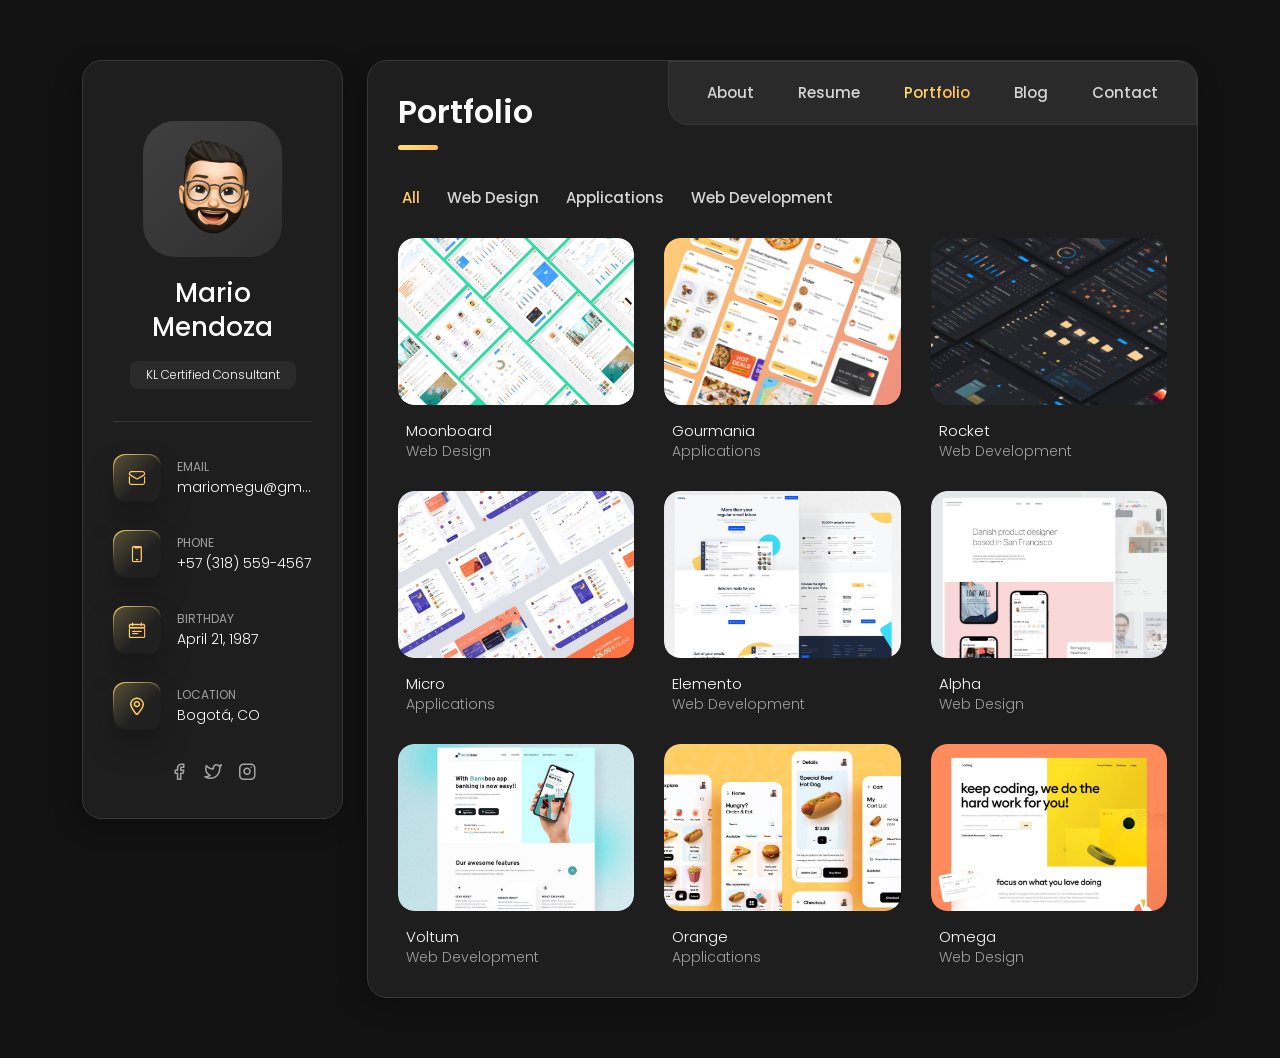
<file: portfolio.html>
<!DOCTYPE html>
<html lang="en">


<!-- Mirrored from art-template.ru/vcard4/portfolio.html by HTTrack Website Copier/3.x [XR&CO'2014], Tue, 07 Sep 2021 22:34:14 GMT -->
<head>
    <meta charset="utf-8" />
    <title>vCard - Portfolio</title>

	<!-- Meta Data -->
	<meta http-equiv="X-UA-Compatible" content="IE=edge">
	<meta name="viewport" content="width=device-width, initial-scale=1, shrink-to-fit=no">
	<meta name="format-detection" content="telephone=no"/>
    <meta name="format-detection" content="address=no"/>
    <meta name="author" content="ArtTemplate" />
    <meta name="description" content="vCard" />

    <!-- Twitter data -->
    <meta name="twitter:card" content="summary_large_image">
    <meta name="twitter:site" content="@ArtTemplates">
    <meta name="twitter:title" content="vCard">
    <meta name="twitter:description" content="vCard">
    <meta name="twitter:image" content="assets/images/social.html">

    <!-- Open Graph data -->
    <meta property="og:title" content="ArtTemplate" />
    <meta property="og:type" content="website" />
    <meta property="og:url" content="your url website" />
    <meta property="og:image" content="assets/images/social.html" />
    <meta property="og:description" content="vCard" />
    <meta property="og:site_name" content="vCard" />

	<!-- Favicons -->
	<link rel="apple-touch-icon" sizes="144x144" href="assets/images/favicons/apple-touch-icon-144x144.png">
	<link rel="apple-touch-icon" sizes="114x114" href="assets/images/favicons/apple-touch-icon-114x114.png">
	<link rel="apple-touch-icon" sizes="72x72" href="assets/images/favicons/apple-touch-icon-72x72.png">
	<link rel="apple-touch-icon" sizes="57x57" href="assets/images/favicons/apple-touch-icon-57x57.png">
	<link rel="shortcut icon" href="assets/images/favicons/favicon.png" type="image/png">

    <!-- Styles -->
	<link rel="stylesheet" type="text/css" href="assets/styles/vendors/bootstrap.min.css"/>
	<link rel="stylesheet" type="text/css" href="assets/styles/style.css"/>
	
</head>
    <main class="main">
	    <div class="container gutter-top gutter-bottom">
		    <div class="row sticky-parent">
			    <!-- Sidebar -->
                <aside class="col-12 col-md-12 col-xl-3">
				    <div class="sidebar box-outer sticky-column">
						<!-- My photo -->
						<div class="sidebar__base-info">
					    	<figure class="avatar-box">
                                <img src="assets/images/my-avatar.png" alt="Ricardo Black">
						    </figure>

						    <div class="text-xl-center">
						        <h3 class="title title--h3 sidebar__name">Mario Mendoza</h3>
							    <div class="badge">KL Certified Consultant</div>
						    </div>

							<button class="btn btn--small btn--icon-right sidebar__btn js-btn-toggle"><span>Show Contacts</span><i class="feathericon-chevron-down"></i></button>
						</div>

						<div class="sidebar__additional-info js-show">
							<div class="separation"></div>
		                    <ul class="details-info">
							    <!-- Email -->
							    <li class="details-info__item">
							        <span class="box icon-box"><i class="font-icon icon-envelope"></i></span>
								    <div class="contacts-block__info">
									    <span class="overhead">Email</span>
									    <a class="text-overflow" href="mailto:mariomegu@gmail.com" title="mariomegu@gmail.com">mariomegu@gmail.com</a>
								    </div>
							    </li>
							    <!-- Phone -->
						 	    <li class="details-info__item">
								    <span class="box icon-box"><i class="font-icon icon-phone"></i></span>
								    <div class="contacts-block__info">
									    <span class="overhead">Phone</span>
							            <span class="text-overflow" title="+1 (070) 123-4567">+57 (318) 559-4567</span>
								    </div>	
							    </li>
								<!-- Birthday -->
					            <li class="details-info__item">
								    <span class="box icon-box"><i class="font-icon icon-calendar"></i></span>
								    <div class="contacts-block__info">
									    <span class="overhead">Birthday</span>
							            <span class="text-overflow" title="March 12, 1995">April 21, 1987</span>
								    </div>
							    </li>
								<!-- Location -->
						        <li class="details-info__item">
								    <span class="box icon-box"><i class="font-icon icon-location"></i></span>
								    <div class="contacts-block__info">
									    <span class="overhead">Location</span>
									    <span class="text-overflow" title="San-Francisco, USA">Bogotá, CO</span>
								    </div>
							    </li>
					        </ul>
						    <div class="separation d-xl-none"></div>

						    <!-- Social -->
						    <div class="social">
							    <a class="social__link" href="https://www.facebook.com/"><i class="feathericon-facebook"></i></a>
							    <a class="social__link" href="https://www.behance.com/"><i class="feathericon-twitter"></i></a>
						  	    <a class="social__link" href="https://www.linkedin.com/"><i class="feathericon-instagram"></i></a>
						    </div>
						</div>	
					</div>	
		        </aside>
		        
				<!-- Content -->
		        <div class="col-12 col-md-12 col-xl-9">
				    <div class="box-outer pb-0">
					    <!-- Menu -->
						<div class="nav-container">
						    <ul class="nav">
                                <li class="nav__item"><a href="index-2.html">About</a></li>
								<li class="nav__item"><a href="resume.html">Resume</a></li>
                                <li class="nav__item"><a class="active" href="portfolio.html">Portfolio</a></li>
                                <li class="nav__item"><a href="blog.html">Blog</a></li>
                                <li class="nav__item"><a href="contact.html">Contact</a></li>
                            </ul>
						</div>
						
					    <!-- About -->
						<div class="pb-3">
		                    <h1 class="title title--h1 title__separate">Portfolio</h1>
					    </div>

						<!-- Filter -->
                        <div class="select">
			                <span class="placeholder">Select category</span>
			                <ul class="filter">
			                    <li class="filter__item">Category</li>
				                <li class="filter__item active" data-filter="*"><a class="filter__link active" href="#filter">All</a></li>
				                <li class="filter__item" data-filter=".category-design"><a class="filter__link" href="#filter">Web Design</a></li>
				                <li class="filter__item" data-filter=".category-applications"><a class="filter__link" href="#filter">Applications</a></li>
								<li class="filter__item" data-filter=".category-web-development"><a class="filter__link" href="#filter">Web Development</a></li>
			                </ul>
			                <input type="hidden" name="changemetoo"/>
		                </div>

						<!-- Gallery -->
						<div class="gallery-grid js-masonry js-filter-container">
							<div class="gutter-sizer"></div>
							<!-- Item 1 -->
							<div class="gallery-grid__item category-design">
								<a href="single-project.html">
								    <div class="gallery-grid__image-wrap">
                                        <img class="gallery-grid__image cover lazyload" src="assets/images/projects/project-1.jpg" alt="" />
								    </div>
                                    <div class="gallery-grid__caption">
									    <h3 class="title gallery-grid__title">Moonboard</h3>
									    <span class="gallery-grid__category">Web Design</span>
									</div>
								</a>
							</div>
                            
							<!-- Item 2 -->
							<div class="gallery-grid__item category-applications">
								<a href="single-project.html">
								    <div class="gallery-grid__image-wrap">
                                        <img class="gallery-grid__image cover lazyload" src="assets/images/projects/project-2.jpg" alt="" />
								    </div>
                                    <div class="gallery-grid__caption">
									    <h3 class="title gallery-grid__title">Gourmania</h3>
									    <span class="gallery-grid__category">Applications</span>
									</div>
								</a>
							</div>
                            
							<!-- Item 3 -->
							<div class="gallery-grid__item category-web-development">
								<a href="single-project.html">
								    <div class="gallery-grid__image-wrap">
                                        <img class="gallery-grid__image cover lazyload" src="assets/images/projects/project-3.jpg" alt="" />
								    </div>
                                    <div class="gallery-grid__caption">
									    <h3 class="title gallery-grid__title">Rocket</h3>
									    <span class="gallery-grid__category">Web Development</span>
									</div>
								</a>
							</div>

							<!-- Item 4 -->
							<div class="gallery-grid__item category-applications">
								<a href="single-project.html">
								    <div class="gallery-grid__image-wrap">
                                        <img class="gallery-grid__image cover lazyload" src="assets/images/projects/project-4.jpg" alt="" />
								    </div>
                                    <div class="gallery-grid__caption">
									    <h3 class="title gallery-grid__title">Micro</h3>
									    <span class="gallery-grid__category">Applications</span>
									</div>
								</a>
							</div>

							<!-- Item 5 -->
							<div class="gallery-grid__item category-web-development">
								<a href="single-project.html">
								    <div class="gallery-grid__image-wrap">
                                        <img class="gallery-grid__image cover lazyload" src="assets/images/projects/project-5.jpg" alt="" />
								    </div>
                                    <div class="gallery-grid__caption">
									    <h3 class="title gallery-grid__title">Elemento</h3>
									    <span class="gallery-grid__category">Web Development</span>
									</div>
								</a>
							</div>

							<!-- Item 6 -->
							<div class="gallery-grid__item category-design">
								<a href="single-project.html">
								    <div class="gallery-grid__image-wrap">
                                        <img class="gallery-grid__image cover lazyload" src="assets/images/projects/project-6.jpg" alt="" />
								    </div>
                                    <div class="gallery-grid__caption">
									    <h3 class="title gallery-grid__title">Alpha</h3>
									    <span class="gallery-grid__category">Web Design</span>
									</div>
								</a>
							</div>

							<!-- Item 7 -->
							<div class="gallery-grid__item category-web-development">
								<a href="single-project.html">
								    <div class="gallery-grid__image-wrap">
                                        <img class="gallery-grid__image cover lazyload" src="assets/images/projects/project-7.jpg" alt="" />
								    </div>
                                    <div class="gallery-grid__caption">
									    <h3 class="title gallery-grid__title">Voltum</h3>
									    <span class="gallery-grid__category">Web Development</span>
									</div>
								</a>
							</div>

							<!-- Item 8 -->
							<div class="gallery-grid__item category-applications">
								<a href="single-project.html">
								    <div class="gallery-grid__image-wrap">
                                        <img class="gallery-grid__image cover lazyload" src="assets/images/projects/project-8.jpg" alt="" />
								    </div>
                                    <div class="gallery-grid__caption">
									    <h3 class="title gallery-grid__title">Orange</h3>
									    <span class="gallery-grid__category">Applications</span>
									</div>
								</a>
							</div>

							<!-- Item 9 -->
							<div class="gallery-grid__item category-design">
								<a href="single-project.html">
								    <div class="gallery-grid__image-wrap">
                                        <img class="gallery-grid__image cover lazyload" src="assets/images/projects/project-9.jpg" alt="" />
								    </div>
                                    <div class="gallery-grid__caption">
									    <h3 class="title gallery-grid__title">Omega</h3>
									    <span class="gallery-grid__category">Web Design</span>
									</div>
								</a>
							</div>
						</div><!-- /Gallery -->
					</div>
		        </div><!-- Content -->
			</div><!-- sticky-parent -->
		</div><!-- container -->
    </main>

    <div class="back-to-top"></div>

	<!-- JavaScripts -->
	<script src="assets/js/jquery-3.4.1.min.js"></script>
	<script src="assets/js/plugins.min.js"></script>
    <script src="assets/js/common.js"></script>
    
</body>

<!-- Mirrored from art-template.ru/vcard4/portfolio.html by HTTrack Website Copier/3.x [XR&CO'2014], Tue, 07 Sep 2021 22:34:24 GMT -->
</html>
</file>
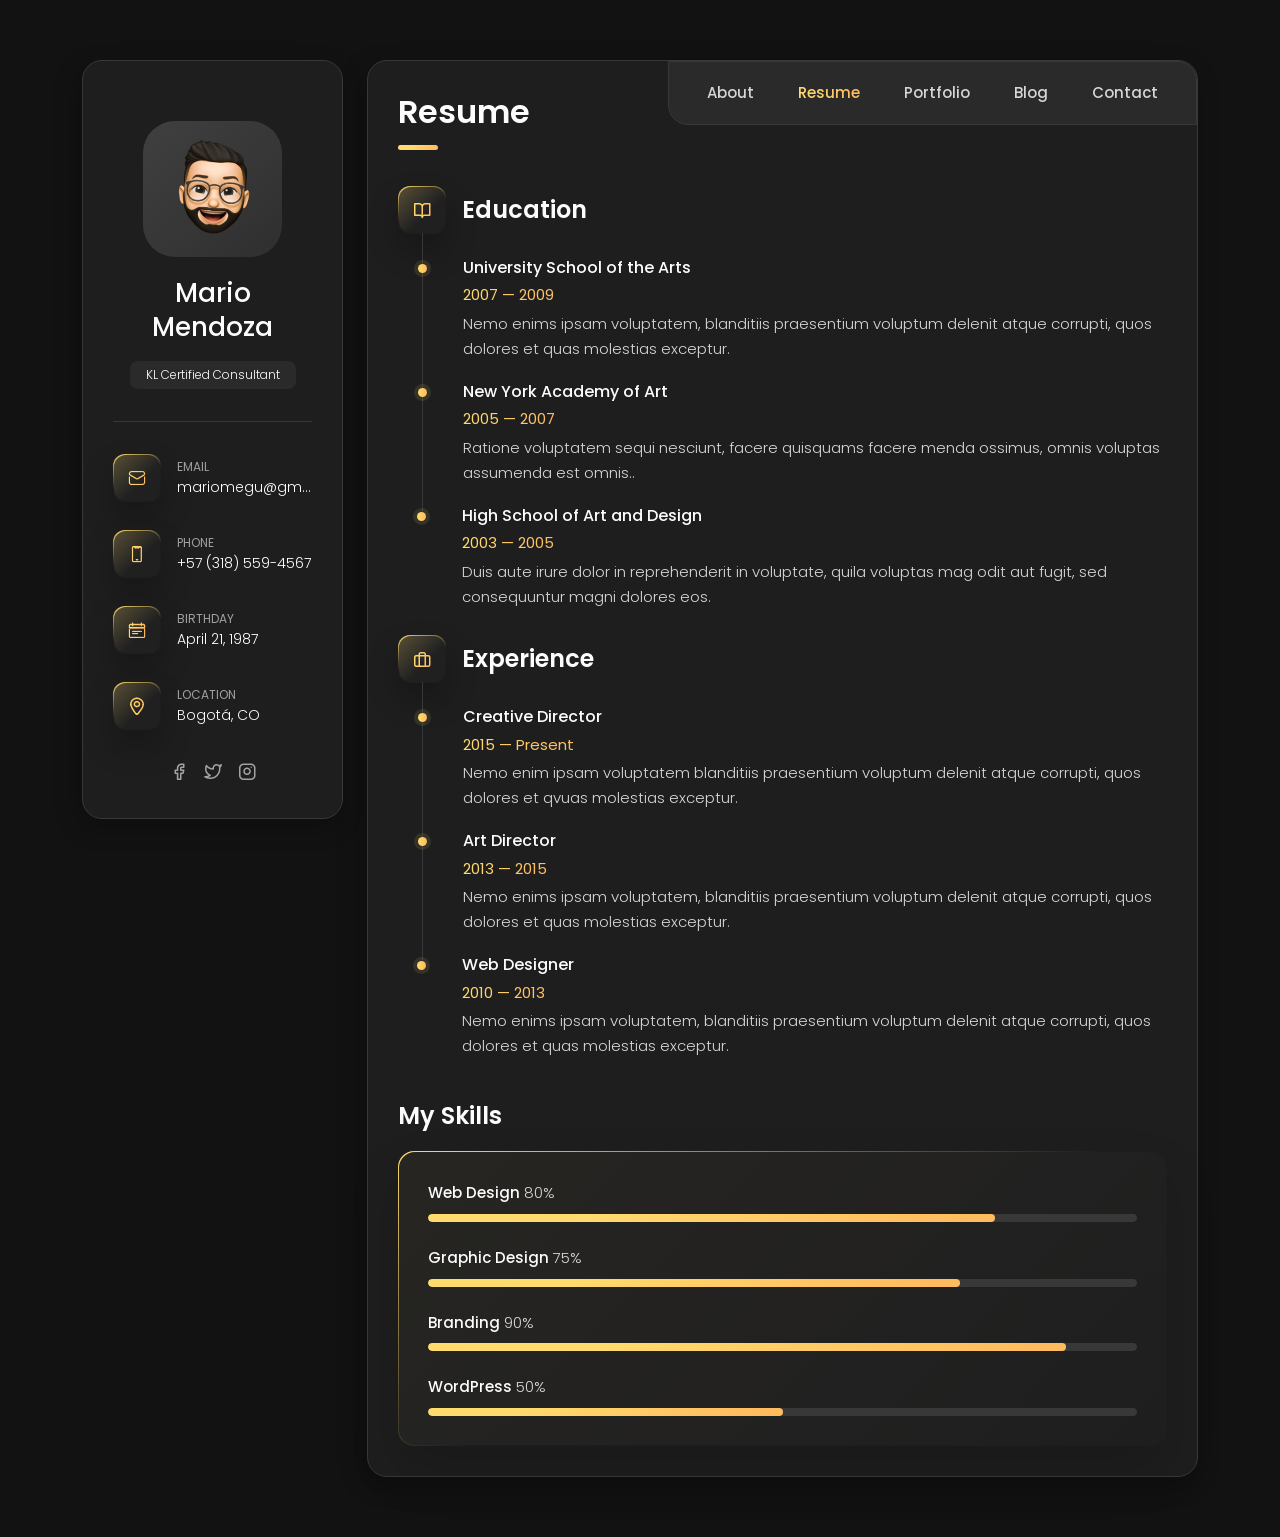
<file: resume.html>
<!DOCTYPE html>
<html lang="en">


<!-- Mirrored from art-template.ru/vcard4/resume.html by HTTrack Website Copier/3.x [XR&CO'2014], Tue, 07 Sep 2021 22:34:14 GMT -->
<head>
    <meta charset="utf-8" />
    <title>vCard - Resume</title>

	<!-- Meta Data -->
	<meta http-equiv="X-UA-Compatible" content="IE=edge">
	<meta name="viewport" content="width=device-width, initial-scale=1, shrink-to-fit=no">
	<meta name="format-detection" content="telephone=no"/>
    <meta name="format-detection" content="address=no"/>
    <meta name="author" content="ArtTemplate" />
    <meta name="description" content="vCard" />

    <!-- Twitter data -->
    <meta name="twitter:card" content="summary_large_image">
    <meta name="twitter:site" content="@ArtTemplates">
    <meta name="twitter:title" content="vCard">
    <meta name="twitter:description" content="vCard">
    <meta name="twitter:image" content="assets/images/social.html">

    <!-- Open Graph data -->
    <meta property="og:title" content="ArtTemplate" />
    <meta property="og:type" content="website" />
    <meta property="og:url" content="your url website" />
    <meta property="og:image" content="assets/images/social.html" />
    <meta property="og:description" content="vCard" />
    <meta property="og:site_name" content="vCard" />

	<!-- Favicons -->
	<link rel="apple-touch-icon" sizes="144x144" href="assets/images/favicons/apple-touch-icon-144x144.png">
	<link rel="apple-touch-icon" sizes="114x114" href="assets/images/favicons/apple-touch-icon-114x114.png">
	<link rel="apple-touch-icon" sizes="72x72" href="assets/images/favicons/apple-touch-icon-72x72.png">
	<link rel="apple-touch-icon" sizes="57x57" href="assets/images/favicons/apple-touch-icon-57x57.png">
	<link rel="shortcut icon" href="assets/images/favicons/favicon.png" type="image/png">

    <!-- Styles -->
	<link rel="stylesheet" type="text/css" href="assets/styles/vendors/bootstrap.min.css"/>
	<link rel="stylesheet" type="text/css" href="assets/styles/style.css"/>
	
</head>
<body class="bg-triangles">
    <main class="main">
	    <div class="container gutter-top gutter-bottom">
		    <div class="row sticky-parent">
			    <!-- Sidebar -->
                <aside class="col-12 col-md-12 col-xl-3">
				    <div class="sidebar box-outer sticky-column">
						<!-- My photo -->
						<div class="sidebar__base-info">
					    	<figure class="avatar-box">
                                <img src="assets/images/my-avatar.png" alt="Ricardo Black">
						    </figure>

						    <div class="text-xl-center">
						        <h3 class="title title--h3 sidebar__name">Mario Mendoza</h3>
							    <div class="badge">KL Certified Consultant</div>
						    </div>

							<button class="btn btn--small btn--icon-right sidebar__btn js-btn-toggle"><span>Show Contacts</span><i class="feathericon-chevron-down"></i></button>
						</div>

						<div class="sidebar__additional-info js-show">
							<div class="separation"></div>
		                    <ul class="details-info">
							    <!-- Email -->
							    <li class="details-info__item">
							        <span class="box icon-box"><i class="font-icon icon-envelope"></i></span>
								    <div class="contacts-block__info">
									    <span class="overhead">Email</span>
									    <a class="text-overflow" href="mailto:mariomegu@gmail.com" title="mariomegu@gmail.com">mariomegu@gmail.com</a>
								    </div>
							    </li>
							    <!-- Phone -->
						 	    <li class="details-info__item">
								    <span class="box icon-box"><i class="font-icon icon-phone"></i></span>
								    <div class="contacts-block__info">
									    <span class="overhead">Phone</span>
							            <span class="text-overflow" title="+1 (070) 123-4567">+57 (318) 559-4567</span>
								    </div>	
							    </li>
								<!-- Birthday -->
					            <li class="details-info__item">
								    <span class="box icon-box"><i class="font-icon icon-calendar"></i></span>
								    <div class="contacts-block__info">
									    <span class="overhead">Birthday</span>
							            <span class="text-overflow" title="March 12, 1995">April 21, 1987</span>
								    </div>
							    </li>
								<!-- Location -->
						        <li class="details-info__item">
								    <span class="box icon-box"><i class="font-icon icon-location"></i></span>
								    <div class="contacts-block__info">
									    <span class="overhead">Location</span>
									    <span class="text-overflow" title="San-Francisco, USA">Bogotá, CO</span>
								    </div>
							    </li>
					        </ul>
						    <div class="separation d-xl-none"></div>

						    <!-- Social -->
						    <div class="social">
							    <a class="social__link" href="https://www.facebook.com/"><i class="feathericon-facebook"></i></a>
							    <a class="social__link" href="https://www.behance.com/"><i class="feathericon-twitter"></i></a>
						  	    <a class="social__link" href="https://www.linkedin.com/"><i class="feathericon-instagram"></i></a>
						    </div>
						</div>	
					</div>	
		        </aside>
		        
				<!-- Content -->
		        <div class="col-12 col-md-12 col-xl-9">
				    <div class="box-outer">
					    <!-- Menu -->
						<div class="nav-container">
						    <ul class="nav">
                                <li class="nav__item"><a href="index-2.html">About</a></li>
								<li class="nav__item"><a class="active" href="resume.html">Resume</a></li>
                                <li class="nav__item"><a href="portfolio.html">Portfolio</a></li>
                                <li class="nav__item"><a href="blog.html">Blog</a></li>
                                <li class="nav__item"><a href="contact.html">Contact</a></li>
                            </ul>
						</div>
						
					    <!-- About -->
						<div class="pb-3">
		                    <h1 class="title title--h1 title__separate">Resume</h1>
					    </div>
						
						<!-- Experience -->
						<h2 class="title title--h2"><span class="box icon-box"><i class="font-icon feathericon-book-open"></i></span>Education</h2>
						<div class="timeline">
							<!-- Item -->
							<article class="timeline__item">
								<h5 class="title title--h4 timeline__title">University School of the Arts</h5>
								<span class="timeline__period">2007 — 2009</span>
								<p class="timeline__description">Nemo enims ipsam voluptatem, blanditiis praesentium voluptum delenit atque corrupti, quos dolores et quas molestias exceptur.</p>
							</article>
                                        
							<!-- Item -->
							<article class="timeline__item">
								<h5 class="title title--h4 timeline__title">New York Academy of Art</h5>
								<span class="timeline__period">2005 — 2007</span>
								<p class="timeline__description">Ratione voluptatem sequi nesciunt, facere quisquams facere menda ossimus, omnis voluptas assumenda est omnis..</p>
							</article>
                                        
							<!-- Item -->
							<article class="timeline__item">
								<h5 class="title title--h4 timeline__title">High School of Art and Design</h5>
								<span class="timeline__period">2003 — 2005</span>
								<p class="timeline__description">Duis aute irure dolor in reprehenderit in voluptate, quila voluptas  mag odit aut fugit, sed consequuntur magni dolores eos.</p>
							</article>
						</div>

						<h2 class="title title--h2"><span class="box icon-box"><i class="font-icon feathericon-briefcase"></i></span>Experience</h2>
						<div class="timeline">
							<!-- Item -->
							<article class="timeline__item">
								<h5 class="title title--h4 timeline__title">Creative Director</h5>
								<span class="timeline__period">2015 — Present</span>
								<p class="timeline__description">Nemo enim ipsam voluptatem blanditiis praesentium voluptum delenit atque corrupti, quos dolores et qvuas molestias exceptur.</p>
							</article>
                                        
							<!-- Item -->
							<article class="timeline__item">
								<h5 class="title title--h4 timeline__title">Art Director</h5>
								<span class="timeline__period">2013 — 2015</span>
								<p class="timeline__description">Nemo enims ipsam voluptatem, blanditiis praesentium voluptum delenit atque corrupti, quos dolores et quas molestias exceptur.</p>
							</article>
                                        
							<!-- Item -->
							<article class="timeline__item">
								<h5 class="title title--h4 timeline__title">Web Designer</h5>
								<span class="timeline__period">2010 — 2013</span>
								<p class="timeline__description">Nemo enims ipsam voluptatem, blanditiis praesentium voluptum delenit atque corrupti, quos dolores et quas molestias exceptur.</p>
							</article>
						</div>
						
						<!-- Skills -->
						<h2 class="title title--h2 mt-3">My Skills</h2>
						<div class="box box-inner mb-0">
							<!-- Web Design -->
							<div class="progress">
								<div class="progress-text"><span>Web Design</span> 80%</div>
                                <div class="progress-bar"><span role="progressbar" aria-valuenow="80" aria-valuemin="0" aria-valuemax="100"></span></div>
                            </div>

							<!-- Web Design -->
							<div class="progress">
								<div class="progress-text"><span>Graphic Design</span> 75%</div>
                                <div class="progress-bar"><span role="progressbar" aria-valuenow="75" aria-valuemin="0" aria-valuemax="100"></span></div>
                            </div>

							<!-- Web Design -->
							<div class="progress">
								<div class="progress-text"><span>Branding</span> 90%</div>
                                <div class="progress-bar"><span role="progressbar" aria-valuenow="90" aria-valuemin="0" aria-valuemax="100"></span></div>
                            </div>

							<!-- Web Design -->
							<div class="progress">
								<div class="progress-text"><span>WordPress</span> 50%</div>
                                <div class="progress-bar"><span role="progressbar" aria-valuenow="50" aria-valuemin="0" aria-valuemax="100"></span></div>
                            </div>
						</div>
					</div>
		        </div><!-- Content -->
			</div><!-- sticky-parent -->
		</div><!-- container -->
    </main>

    <div class="back-to-top"></div>	

	<!-- JavaScripts -->
	<script src="assets/js/jquery-3.4.1.min.js"></script>
	<script src="assets/js/plugins.min.js"></script>
    <script src="assets/js/common.js"></script>

</body>

<!-- Mirrored from art-template.ru/vcard4/resume.html by HTTrack Website Copier/3.x [XR&CO'2014], Tue, 07 Sep 2021 22:34:14 GMT -->
</html>
</file>
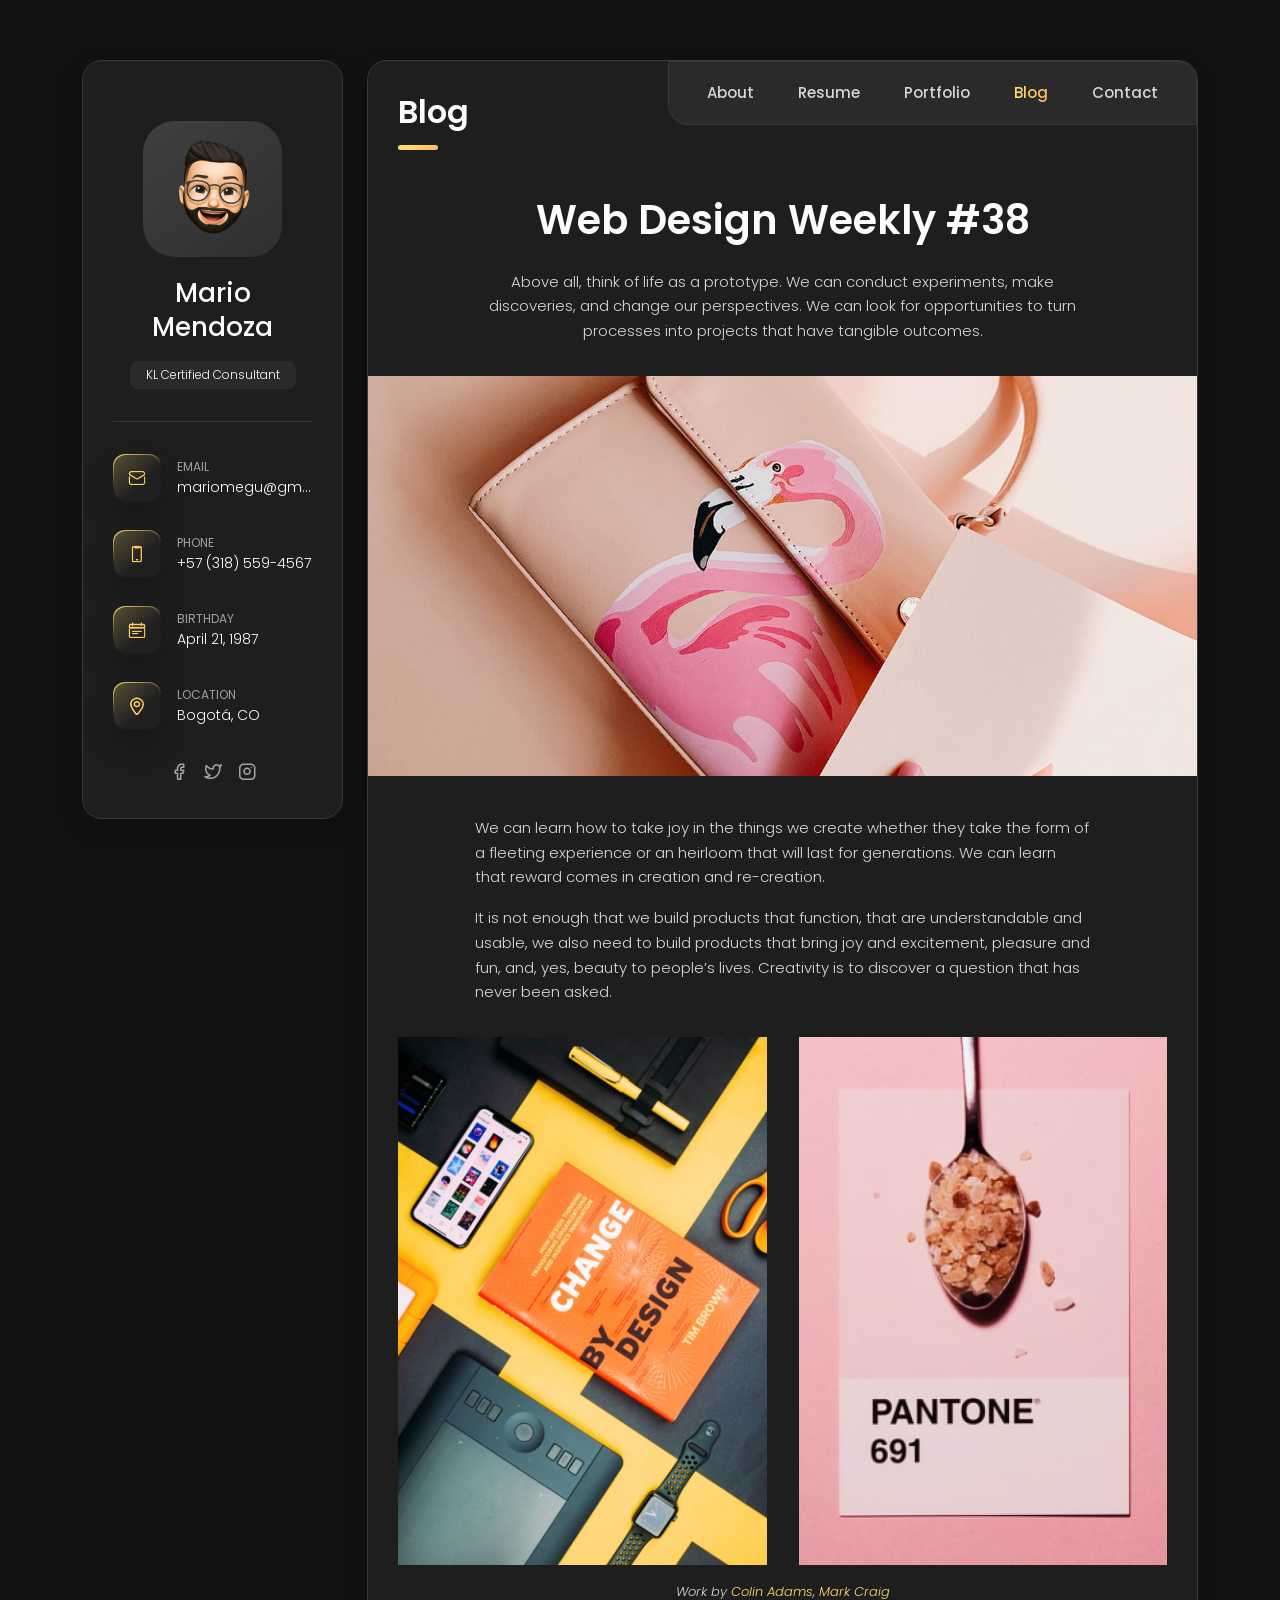
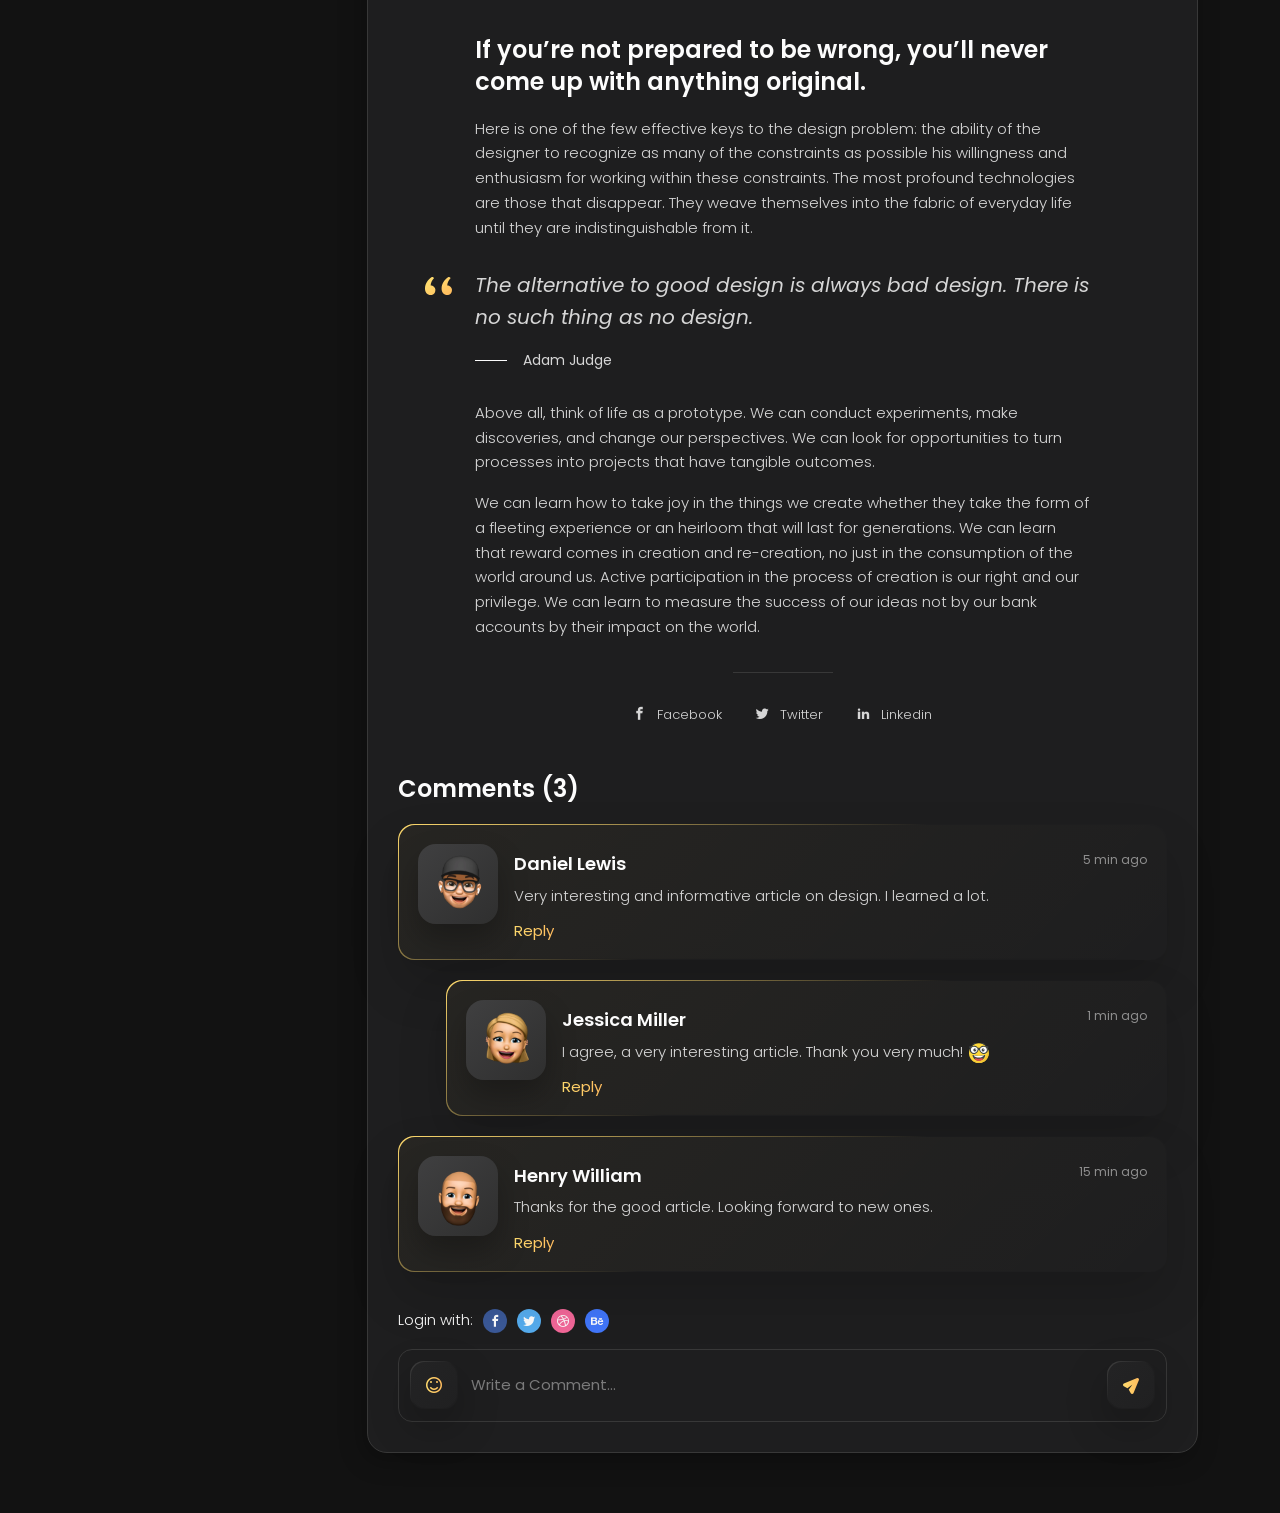
<file: single-post.html>
<!DOCTYPE html>
<html lang="en">


<!-- Mirrored from art-template.ru/vcard4/single-post.html by HTTrack Website Copier/3.x [XR&CO'2014], Tue, 07 Sep 2021 22:34:45 GMT -->
<head>
    <meta charset="utf-8" />
    <title>vCard - Post</title>

	<!-- Meta Data -->
	<meta http-equiv="X-UA-Compatible" content="IE=edge">
	<meta name="viewport" content="width=device-width, initial-scale=1, shrink-to-fit=no">
	<meta name="format-detection" content="telephone=no"/>
    <meta name="format-detection" content="address=no"/>
    <meta name="author" content="ArtTemplate" />
    <meta name="description" content="vCard" />

    <!-- Twitter data -->
    <meta name="twitter:card" content="summary_large_image">
    <meta name="twitter:site" content="@ArtTemplates">
    <meta name="twitter:title" content="vCard">
    <meta name="twitter:description" content="vCard">
    <meta name="twitter:image" content="assets/images/social.html">

    <!-- Open Graph data -->
    <meta property="og:title" content="ArtTemplate" />
    <meta property="og:type" content="website" />
    <meta property="og:url" content="your url website" />
    <meta property="og:image" content="assets/images/social.html" />
    <meta property="og:description" content="vCard" />
    <meta property="og:site_name" content="vCard" />

	<!-- Favicons -->
	<link rel="apple-touch-icon" sizes="144x144" href="assets/images/favicons/apple-touch-icon-144x144.png">
	<link rel="apple-touch-icon" sizes="114x114" href="assets/images/favicons/apple-touch-icon-114x114.png">
	<link rel="apple-touch-icon" sizes="72x72" href="assets/images/favicons/apple-touch-icon-72x72.png">
	<link rel="apple-touch-icon" sizes="57x57" href="assets/images/favicons/apple-touch-icon-57x57.png">
	<link rel="shortcut icon" href="assets/images/favicons/favicon.png" type="image/png">

    <!-- Styles -->
	<link rel="stylesheet" type="text/css" href="assets/styles/vendors/bootstrap.min.css"/>
	<link rel="stylesheet" type="text/css" href="assets/styles/style.css"/>
	
</head>
<body>
	<!-- Scroll Indicator -->
    <div class="scroll-line"></div>

    <main class="main">
	    <div class="container gutter-top gutter-bottom">
		    <div class="row sticky-parent">
			    <!-- Sidebar -->
                <aside class="col-12 col-md-12 col-xl-3">
				    <div class="sidebar box-outer sticky-column">
						<!-- My photo -->
						<div class="sidebar__base-info">
					    	<figure class="avatar-box">
                                <img src="assets/images/my-avatar.png" alt="Ricardo Black">
						    </figure>

						    <div class="text-xl-center">
						        <h3 class="title title--h3 sidebar__name">Mario Mendoza</h3>
							    <div class="badge">KL Certified Consultant</div>
						    </div>

							<button class="btn btn--small btn--icon-right sidebar__btn js-btn-toggle"><span>Show Contacts</span><i class="feathericon-chevron-down"></i></button>
						</div>

						<div class="sidebar__additional-info js-show">
							<div class="separation"></div>
		                    <ul class="details-info">
							    <!-- Email -->
							    <li class="details-info__item">
							        <span class="box icon-box"><i class="font-icon icon-envelope"></i></span>
								    <div class="contacts-block__info">
									    <span class="overhead">Email</span>
									    <a class="text-overflow" href="mailto:mariomegu@gmail.com" title="mariomegu@gmail.com">mariomegu@gmail.com</a>
								    </div>
							    </li>
							    <!-- Phone -->
						 	    <li class="details-info__item">
								    <span class="box icon-box"><i class="font-icon icon-phone"></i></span>
								    <div class="contacts-block__info">
									    <span class="overhead">Phone</span>
							            <span class="text-overflow" title="+1 (070) 123-4567">+57 (318) 559-4567</span>
								    </div>	
							    </li>
								<!-- Birthday -->
					            <li class="details-info__item">
								    <span class="box icon-box"><i class="font-icon icon-calendar"></i></span>
								    <div class="contacts-block__info">
									    <span class="overhead">Birthday</span>
							            <span class="text-overflow" title="March 12, 1995">April 21, 1987</span>
								    </div>
							    </li>
								<!-- Location -->
						        <li class="details-info__item">
								    <span class="box icon-box"><i class="font-icon icon-location"></i></span>
								    <div class="contacts-block__info">
									    <span class="overhead">Location</span>
									    <span class="text-overflow" title="San-Francisco, USA">Bogotá, CO</span>
								    </div>
							    </li>
					        </ul>
						    <div class="separation d-xl-none"></div>

						    <!-- Social -->
						    <div class="social">
							    <a class="social__link" href="https://www.facebook.com/"><i class="feathericon-facebook"></i></a>
							    <a class="social__link" href="https://www.behance.com/"><i class="feathericon-twitter"></i></a>
						  	    <a class="social__link" href="https://www.linkedin.com/"><i class="feathericon-instagram"></i></a>
						    </div>
						</div>	
					</div>	
		        </aside>
		        
				<!-- Content -->
		        <div class="col-12 col-md-12 col-xl-9">
				    <div class="box-outer">
					    <!-- Menu -->
						<div class="nav-container">
						    <ul class="nav">
                                <li class="nav__item"><a href="index-2.html">About</a></li>
								<li class="nav__item"><a href="resume.html">Resume</a></li>
                                <li class="nav__item"><a href="portfolio.html">Portfolio</a></li>
                                <li class="nav__item"><a class="active" href="blog.html">Blog</a></li>
                                <li class="nav__item"><a href="contact.html">Contact</a></li>
                            </ul>
						</div>
						
					    <!-- About -->
						<div class="pb-0 pb-sm-2">
		                    <h2 class="title title--h1 title__separate">Blog</h2>
					    </div>

						<!-- Post -->
						<div class="pb-3">
						    <header class="header-post">
                                <h1 class="title title--h1">Web Design Weekly #38</h1>
								<div class="caption-post">
								    <p>Above all, think of life as a prototype. We can conduct experiments, make discoveries, and change our perspectives. We can look for opportunities to turn processes into projects that have tangible outcomes.</p>
								</div>
								<div class="header-post__image-wrap">
								    <img class="cover lazyload" src="assets/images/news/image_02.jpg" alt="" />
								</div>
							</header>
							<div class="caption-post">
								<p>We can learn how to take joy in the things we create whether they take the form of a fleeting experience or an heirloom that will last for generations. We can learn that reward comes in creation and re-creation.</p>
								<p>It is not enough that we build products that function, that are understandable and usable, we also need to build products that bring joy and excitement, pleasure and fun, and, yes, beauty to people’s lives. Creativity is to discover a question that has never been asked.</p>
						    </div>
							<div class="gallery-post">
							    <img class="gallery-post__item cover lazyload" src="assets/images/news/news-add-1.jpg" data-zoom alt="" />
								<img class="gallery-post__item cover lazyload" src="assets/images/news/news-add-2.jpg" data-zoom alt="" />
								<div class="gallery-post__caption">Work by <a href="#">Colin Adams</a>, <a href="#">Mark Craig</a></div>
							</div>
							<div class="caption-post">
							    <h2 class="title title--h2">If you’re not prepared to be wrong, you’ll never come up with anything original.</h2>
								<p>Here is one of the few effective keys to the design problem: the ability of the designer to recognize as many of the constraints as possible his willingness and enthusiasm for working within these constraints. The most profound technologies are those that disappear. They weave themselves into the fabric of everyday life until they are indistinguishable from it.</p>
								<blockquote class="block-quote">
								    <p>The alternative to good design is always bad design. There is no such thing as no design.</p>
								    <span class="block-quote__author">Adam Judge</span>
								</blockquote>
								<p>Above all, think of life as a prototype. We can conduct experiments, make discoveries, and change our perspectives. We can look for opportunities to turn processes into projects that have tangible outcomes.</p>
								<p>We can learn how to take joy in the things we create whether they take the form of a fleeting experience or an heirloom that will last for generations. We can learn that reward comes in creation and re-creation, no just in the consumption of the world around us. Active participation in the process of creation is our right and our privilege. We can learn to measure the success of our ideas not by our bank accounts by their impact on the world.</p>
							</div>
							<footer class="footer-post">
							    <a class="footer-post__share" href="http://facebook.com/"><i class="font-icon icon-facebook"></i><span>Facebook</span></a>
								<a class="footer-post__share" href="http://twitter.com/"><i class="font-icon icon-twitter"></i><span>Twitter</span></a>
								<a class="footer-post__share" href="http://linkedin.com/"><i class="font-icon icon-linkedin2"></i><span>Linkedin</span></a>
							</footer>
						</div>
						
                        <!-- Comments section -->
						<h2 class="title title--h2">Comments (3)</h2>
							
						<!-- Comment -->
			            <div class="comment-box">
							<div class="comment-box__inner box">
                                <figure class="box box-avatar box-avatar--not-border">
                                    <img src="assets/images/avatar-1.png" alt="Daniel Lewis">
								</figure>
                                <div class="comment-box__body">
                                    <h3 class="comment-box__details"><span>Daniel Lewis</span><span class="comment-box__details-date">5 min ago</span></h3>
                                    <p>Very interesting and informative article on design. I learned a lot.</p>

									<ul class="comment-box__footer">
										<li><a href="#" class="link-gradient">Reply</a></li>
									</ul>
                                </div>
							</div>
								
							<!-- Comment -->
					        <div class="comment-box">
								<div class="comment-box__inner box">
                                    <figure class="box box-avatar box-avatar--not-border">
										<img src="assets/images/avatar-2.png" alt="Daniel Lewis">
									</figure>
                                    <div class="comment-box__body">
                                        <h3 class="comment-box__details"><span>Jessica Miller</span><span class="comment-box__details-date">1 min ago</span></h3>
                                        <p>I agree, a very interesting article. Thank you very much!<img class="emoji" src="assets/icons/emoji/emoji-nerd.svg" alt="nerd"/></p>
											
										<ul class="comment-box__footer">
										    <li><a href="#" class="link-gradient">Reply</a></li>
										</ul>
                                    </div>
								</div>
                            </div>
					    </div>
							
			            <!-- Comment -->
			            <div class="comment-box">
							<div class="comment-box__inner box">
                                <figure class="box box-avatar box-avatar--not-border">
                                    <img src="assets/images/avatar-4.png" alt="Daniel Lewis">
								</figure>
                                <div class="comment-box__body">
                                    <h3 class="comment-box__details"><span>Henry William</span><span class="comment-box__details-date">15 min ago</span></h3>
                                    <p>Thanks for the good article. Looking forward to new ones.</p>
										
									<ul class="comment-box__footer">
										<li><a href="#" class="link-gradient">Reply</a></li>
									</ul>
                                </div>
							</div>
                        </div>
							
						<!-- Comment form -->
						<ul class="social-auth">
							<li class="social-auth__item">Login with:</li>
							<li class="social-auth__item"><a class="social-auth__link" href="#"><i class="font-icon icon-facebook"></i></a></li>
							<li class="social-auth__item"><a class="social-auth__link" href="#"><i class="font-icon icon-twitter"></i></a></li>
							<li class="social-auth__item"><a class="social-auth__link" href="#"><i class="font-icon icon-dribbble"></i></a></li>
							<li class="social-auth__item"><a class="social-auth__link" href="#"><i class="font-icon icon-behance"></i></a></li>
						</ul>
						<form class="comment-form">
							<textarea id="commentForm" class="textarea form-control" required="required" placeholder="Write a Comment..." rows="1"></textarea>
							<button type="submit" class="btn btn-submit"><i class="font-icon icon-send"></i></button>
							<div class="dropdown dropup">
								<button type="button" class="btn btn-emoji" id="dropdownEmoji" data-bs-toggle="dropdown" aria-haspopup="true"><i class="font-icon icon-smile" ></i></button>
								<div class="dropdown-menu dropdown-menu-center" aria-labelledby="dropdownEmoji">
									<div class="emoji-wrap">
                                        <img class="emoji" src="assets/icons/emoji/emoji-laughing.svg" title=":laughing:" alt="laughing"/>
										<img class="emoji" src="assets/icons/emoji/emoji-happy-2.svg" title=":happy 2:" alt="happy 2"/>
										<img class="emoji" src="assets/icons/emoji/emoji-crazy.svg" title=":crazy:" alt="crazy"/>
										<img class="emoji" src="assets/icons/emoji/emoji-bad.svg" title=":bad:" alt="bad"/>
										<img class="emoji" src="assets/icons/emoji/emoji-angry.svg" title=":angry:" alt="angry"/>
										<img class="emoji" src="assets/icons/emoji/emoji-happy.svg" title="happy" alt="happy"/>
                                        <img class="emoji" src="assets/icons/emoji/emoji-thinking.svg" title=":thinking:" alt="thinking"/>
										<img class="emoji" src="assets/icons/emoji/emoji-sad.svg" title=":sad:" alt="sad"/>
										<img class="emoji" src="assets/icons/emoji/emoji-pressure.svg" title=":pressure:" alt="pressure"/>
										<img class="emoji" src="assets/icons/emoji/emoji-in-love.svg" title=":in love:" alt="in love"/>
										<img class="emoji" src="assets/icons/emoji/emoji-nerd.svg" title=":laughing:" alt="nerd"/>
										<img class="emoji" src="assets/icons/emoji/emoji-happy-3.svg" title=":happy 3:" alt="happy 3"/>
                                        <img class="emoji" src="assets/icons/emoji/emoji-shocked.svg" title=":shocked:" alt="shocked"/>
										<img class="emoji" src="assets/icons/emoji/emoji-wink.svg" title=":wink:" alt="wink"/>
										<img class="emoji" src="assets/icons/emoji/emoji-sweating.svg" title=":sweating:" alt="sweating"/>
										<img class="emoji" src="assets/icons/emoji/emoji-shocked-2.svg" title=":shocked 2:" alt="shocked 2"/>
										<img class="emoji" src="assets/icons/emoji/emoji-shocked-3.svg" title=":shocked 3:" alt="shocked 3"/>
										<img class="emoji" src="assets/icons/emoji/emoji-sad-2.svg" title=":sad 2:" alt="sad 2"/>
									</div>	
                                </div>
                            </div>	
						</form>
					</div><!-- /box-outer -->
		        </div><!-- /col -->
			</div><!-- /sticky -->
		</div><!-- container -->
    </main>

    <div class="back-to-top"></div>

	<!-- JavaScripts -->
	<script src="assets/js/jquery-3.4.1.min.js"></script>
	<script src="assets/js/plugins.min.js"></script>
    <script src="assets/js/common.js"></script>

</body>

<!-- Mirrored from art-template.ru/vcard4/single-post.html by HTTrack Website Copier/3.x [XR&CO'2014], Tue, 07 Sep 2021 22:35:06 GMT -->
</html>
</file>
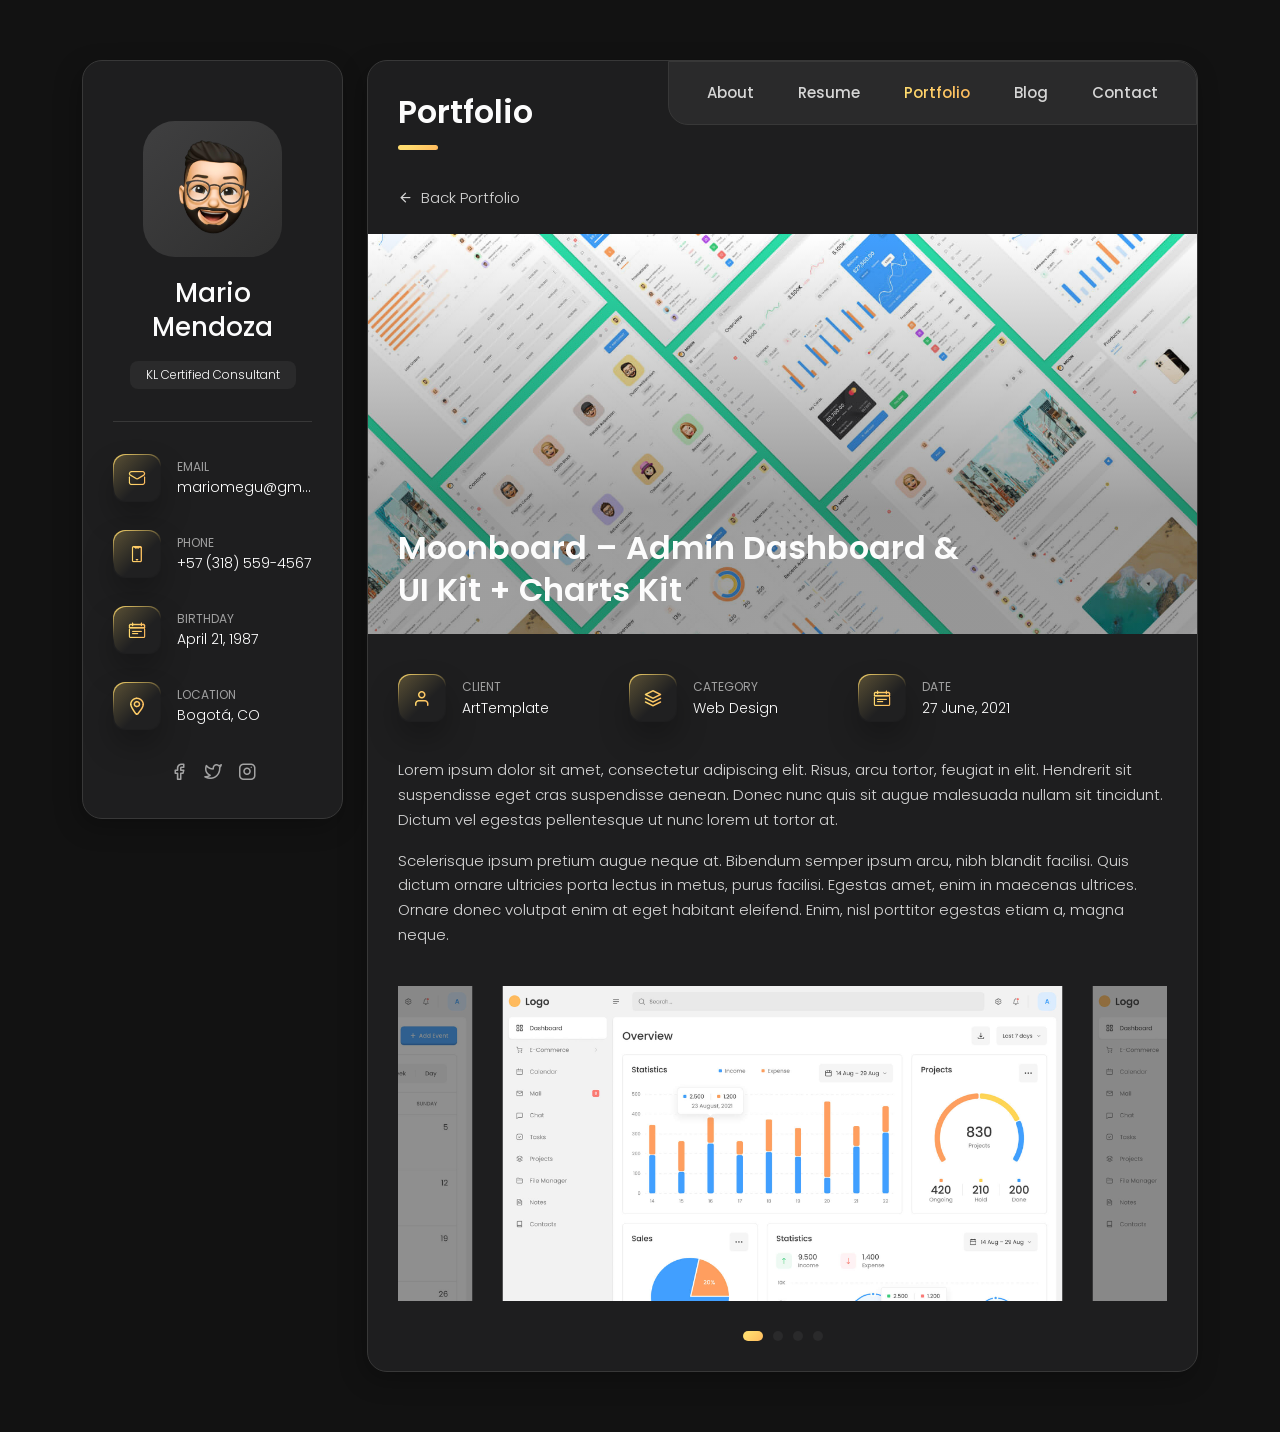
<file: single-project.html>
<!DOCTYPE html>
<html lang="en">


<!-- Mirrored from art-template.ru/vcard4/single-project.html by HTTrack Website Copier/3.x [XR&CO'2014], Tue, 07 Sep 2021 22:34:39 GMT -->
<head>
    <meta charset="utf-8" />
    <title>vCard - Post</title>

	<!-- Meta Data -->
	<meta http-equiv="X-UA-Compatible" content="IE=edge">
	<meta name="viewport" content="width=device-width, initial-scale=1, shrink-to-fit=no">
	<meta name="format-detection" content="telephone=no"/>
    <meta name="format-detection" content="address=no"/>
    <meta name="author" content="ArtTemplate" />
    <meta name="description" content="vCard" />

    <!-- Twitter data -->
    <meta name="twitter:card" content="summary_large_image">
    <meta name="twitter:site" content="@ArtTemplates">
    <meta name="twitter:title" content="vCard">
    <meta name="twitter:description" content="vCard">
    <meta name="twitter:image" content="assets/images/social.html">

    <!-- Open Graph data -->
    <meta property="og:title" content="ArtTemplate" />
    <meta property="og:type" content="website" />
    <meta property="og:url" content="your url website" />
    <meta property="og:image" content="assets/images/social.html" />
    <meta property="og:description" content="vCard" />
    <meta property="og:site_name" content="vCard" />

	<!-- Favicons -->
	<link rel="apple-touch-icon" sizes="144x144" href="assets/images/favicons/apple-touch-icon-144x144.png">
	<link rel="apple-touch-icon" sizes="114x114" href="assets/images/favicons/apple-touch-icon-114x114.png">
	<link rel="apple-touch-icon" sizes="72x72" href="assets/images/favicons/apple-touch-icon-72x72.png">
	<link rel="apple-touch-icon" sizes="57x57" href="assets/images/favicons/apple-touch-icon-57x57.png">
	<link rel="shortcut icon" href="assets/images/favicons/favicon.png" type="image/png">

    <!-- Styles -->
	<link rel="stylesheet" type="text/css" href="assets/styles/vendors/bootstrap.min.css"/>
	<link rel="stylesheet" type="text/css" href="assets/styles/style.css"/>
	
</head>
<body>
	<!-- Scroll Indicator -->
    <div class="scroll-line"></div>

    <main class="main">
	    <div class="container gutter-top gutter-bottom">
		    <div class="row sticky-parent">
			    <!-- Sidebar -->
                <aside class="col-12 col-md-12 col-xl-3">
				    <div class="sidebar box-outer sticky-column">
						<!-- My photo -->
						<div class="sidebar__base-info">
					    	<figure class="avatar-box">
                                <img src="assets/images/my-avatar.png" alt="Ricardo Black">
						    </figure>

						    <div class="text-xl-center">
						        <h3 class="title title--h3 sidebar__name">Mario Mendoza</h3>
							    <div class="badge">KL Certified Consultant</div>
						    </div>

							<button class="btn btn--small btn--icon-right sidebar__btn js-btn-toggle"><span>Show Contacts</span><i class="feathericon-chevron-down"></i></button>
						</div>

						<div class="sidebar__additional-info js-show">
							<div class="separation"></div>
		                    <ul class="details-info">
							    <!-- Email -->
							    <li class="details-info__item">
							        <span class="box icon-box"><i class="font-icon icon-envelope"></i></span>
								    <div class="contacts-block__info">
									    <span class="overhead">Email</span>
									    <a class="text-overflow" href="mailto:mariomegu@gmail.com" title="mariomegu@gmail.com">mariomegu@gmail.com</a>
								    </div>
							    </li>
							    <!-- Phone -->
						 	    <li class="details-info__item">
								    <span class="box icon-box"><i class="font-icon icon-phone"></i></span>
								    <div class="contacts-block__info">
									    <span class="overhead">Phone</span>
							            <span class="text-overflow" title="+1 (070) 123-4567">+57 (318) 559-4567</span>
								    </div>	
							    </li>
								<!-- Birthday -->
					            <li class="details-info__item">
								    <span class="box icon-box"><i class="font-icon icon-calendar"></i></span>
								    <div class="contacts-block__info">
									    <span class="overhead">Birthday</span>
							            <span class="text-overflow" title="March 12, 1995">April 21, 1987</span>
								    </div>
							    </li>
								<!-- Location -->
						        <li class="details-info__item">
								    <span class="box icon-box"><i class="font-icon icon-location"></i></span>
								    <div class="contacts-block__info">
									    <span class="overhead">Location</span>
									    <span class="text-overflow" title="San-Francisco, USA">Bogotá, CO</span>
								    </div>
							    </li>
					        </ul>
						    <div class="separation d-xl-none"></div>

						    <!-- Social -->
						    <div class="social">
							    <a class="social__link" href="https://www.facebook.com/"><i class="feathericon-facebook"></i></a>
							    <a class="social__link" href="https://www.behance.com/"><i class="feathericon-twitter"></i></a>
						  	    <a class="social__link" href="https://www.linkedin.com/"><i class="feathericon-instagram"></i></a>
						    </div>
						</div>	
					</div>	
		        </aside>
		        
				<!-- Content -->
		        <div class="col-12 col-md-12 col-xl-9">
				    <div class="box-outer">
					    <!-- Menu -->
						<div class="nav-container">
						    <ul class="nav">
                                <li class="nav__item"><a href="index-2.html">About</a></li>
								<li class="nav__item"><a href="resume.html">Resume</a></li>
                                <li class="nav__item"><a class="active" href="portfolio.html">Portfolio</a></li>
                                <li class="nav__item"><a href="blog.html">Blog</a></li>
                                <li class="nav__item"><a href="contact.html">Contact</a></li>
                            </ul>
						</div>
						
					    <!-- About -->
						<div class="pb-3">
		                    <h1 class="title title--h1 title__separate">Portfolio</h1>
					    </div>

						<!-- Project details -->
						<a class="btn-back" href="portfolio.html"><i class="feathericon-arrow-left"></i>Back Portfolio</a>

						<header class="header-project">
                            <h1 class="title title--h1">Moonboard – Admin Dashboard & <br>UI Kit + Charts Kit</h1>
							<div class="header-project__image-wrap">
							    <img class="cover lazyload" src="assets/images/projects/project-1.jpg" alt="" />
							</div>
						</header>

						<ul class="details-info details-info--inline">
							<!-- Client -->
							<li class="details-info__item">
								<span class="box icon-box"><i class="font-icon feathericon-user"></i></span>
								<div class="details-info__info">
									<span class="overhead">Client</span>
									ArtTemplate
								</div>
							</li>
							<!-- Category -->
							<li class="details-info__item">
								<span class="box icon-box"><i class="font-icon feathericon-layers"></i></span>
								<div class="details-info__info">
									<span class="overhead">Category</span>
									Web Design
								</div>
							</li>
							<!-- Date -->
							<li class="details-info__item">
								<span class="box icon-box"><i class="font-icon icon-calendar"></i></span>
								<div class="details-info__info">
									<span class="overhead">Date</span>
									27 June, 2021
								</div>
							</li>
						</ul>

						<p>Lorem ipsum dolor sit amet, consectetur adipiscing elit. Risus, arcu tortor, feugiat in elit. Hendrerit sit suspendisse eget cras suspendisse aenean. Donec nunc quis sit augue malesuada nullam sit tincidunt. Dictum vel egestas pellentesque ut nunc lorem ut tortor at.</p>
					    <p>Scelerisque ipsum pretium augue neque at. Bibendum semper ipsum arcu, nibh blandit facilisi. Quis dictum ornare ultricies porta lectus in metus, purus facilisi. Egestas amet, enim in maecenas ultrices. Ornare donec volutpat enim at eget habitant eleifend. Enim, nisl porttitor egestas etiam a, magna neque.</p>

						<div class="swiper-container js-carousel-project">
							<div class="swiper-wrapper project-gallery">
								<!-- Item -->
								<figure class="swiper-slide swiper-slide-project">
									<a id="first" title="click to zoom-in" href="assets/images/projects/Moonboard-1.jpg" data-size="1920x1080">
									    <img class="lazyload" src="assets/images/projects/Moonboard-1.jpg" alt="" />
								    </a>
								</figure>
										
								<!-- Item -->
								<figure class="swiper-slide swiper-slide-project">
									<a title="click to zoom-in" href="assets/images/projects/Moonboard-2.jpg" data-size="1920x1080">
									    <img class="lazyload" src="assets/images/projects/Moonboard-2.jpg" alt="" />
									</a>
								</figure>
	
								<!-- Item -->
								<figure class="swiper-slide swiper-slide-project">
									<a title="click to zoom-in" href="assets/images/projects/Moonboard-3.jpg" data-size="1920x1080">
									    <img class="lazyload" src="assets/images/projects/Moonboard-3.jpg" alt="" />
									</a>
								</figure>
	
								<!-- Item -->
								<figure class="swiper-slide swiper-slide-project">
									<a title="click to zoom-in" href="assets/images/projects/Moonboard-4.jpg" data-size="1920x1080">
									    <img class="lazyload" src="assets/images/projects/Moonboard-4.jpg" alt="" />
									</a>
								</figure>
							</div>
							<div class="swiper-pagination"></div>
						</div><!-- /swiper-container -->

					</div><!-- /box-outer -->
		        </div><!-- /Content -->
			</div><!-- /sticky-parent -->
		</div><!-- /container -->
    </main>
    
	<!-- PhotoSwipe -->
    <div class="pswp" tabindex="-1" role="dialog" aria-hidden="true">
	    <div class="pswp__bg"></div>

	    <div class="pswp__scroll-wrap">
	        <div class="pswp__container">
		        <div class="pswp__item"></div>
		        <div class="pswp__item"></div>
		        <div class="pswp__item"></div>
	        </div>

	        <div class="pswp__ui pswp__ui--hidden">
		        <div class="pswp__top-bar">
		            <div class="pswp__counter"></div>
		            <button class="pswp__button pswp__button--close" title="Close (Esc)"></button>
		            <button class="pswp__button pswp__button--fs" title="Toggle fullscreen"></button>
		            <button class="pswp__button pswp__button--zoom" title="Zoom in/out"></button>

		            <div class="pswp__preloader">
			            <div class="pswp__preloader__icn">
			                <div class="pswp__preloader__cut">
				                <div class="pswp__preloader__donut"></div>
			                </div>
			            </div>
		            </div>
		        </div>
  
		        <div class="pswp__share-modal pswp__share-modal--hidden pswp__single-tap">
		            <div class="pswp__share-tooltip"></div>
		        </div>
  
		        <button class="pswp__button pswp__button--arrow--left" title="Previous (arrow left)"></button>
		        <button class="pswp__button pswp__button--arrow--right" title="Next (arrow right)"></button>
  
		        <div class="pswp__caption">
		            <div class="pswp__caption__center"></div>
		        </div>
	        </div>
	    </div>
    </div>

    <div class="back-to-top"></div>	

	<!-- JavaScripts -->
	<script src="assets/js/jquery-3.4.1.min.js"></script>
	<script src="assets/js/plugins.min.js"></script>
    <script src="assets/js/common.js"></script>

</body>

<!-- Mirrored from art-template.ru/vcard4/single-project.html by HTTrack Website Copier/3.x [XR&CO'2014], Tue, 07 Sep 2021 22:34:43 GMT -->
</html>
</file>
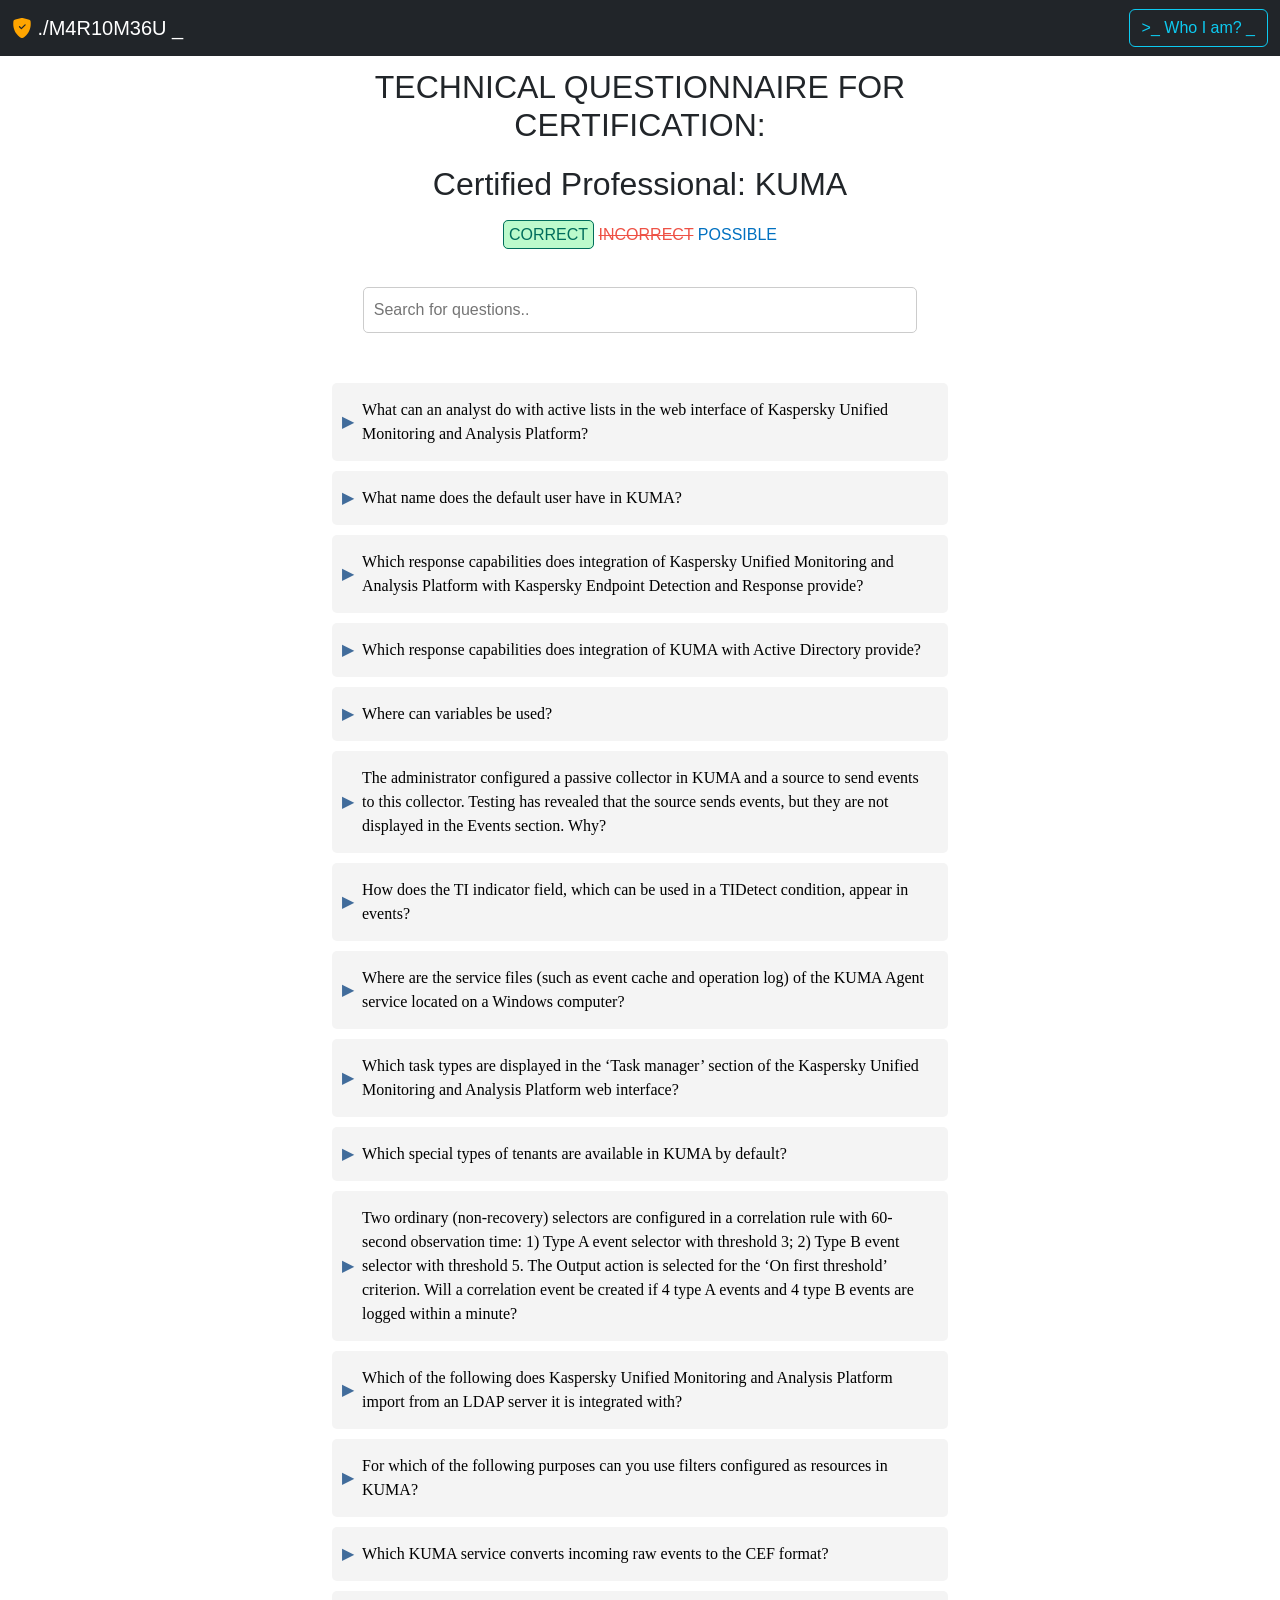
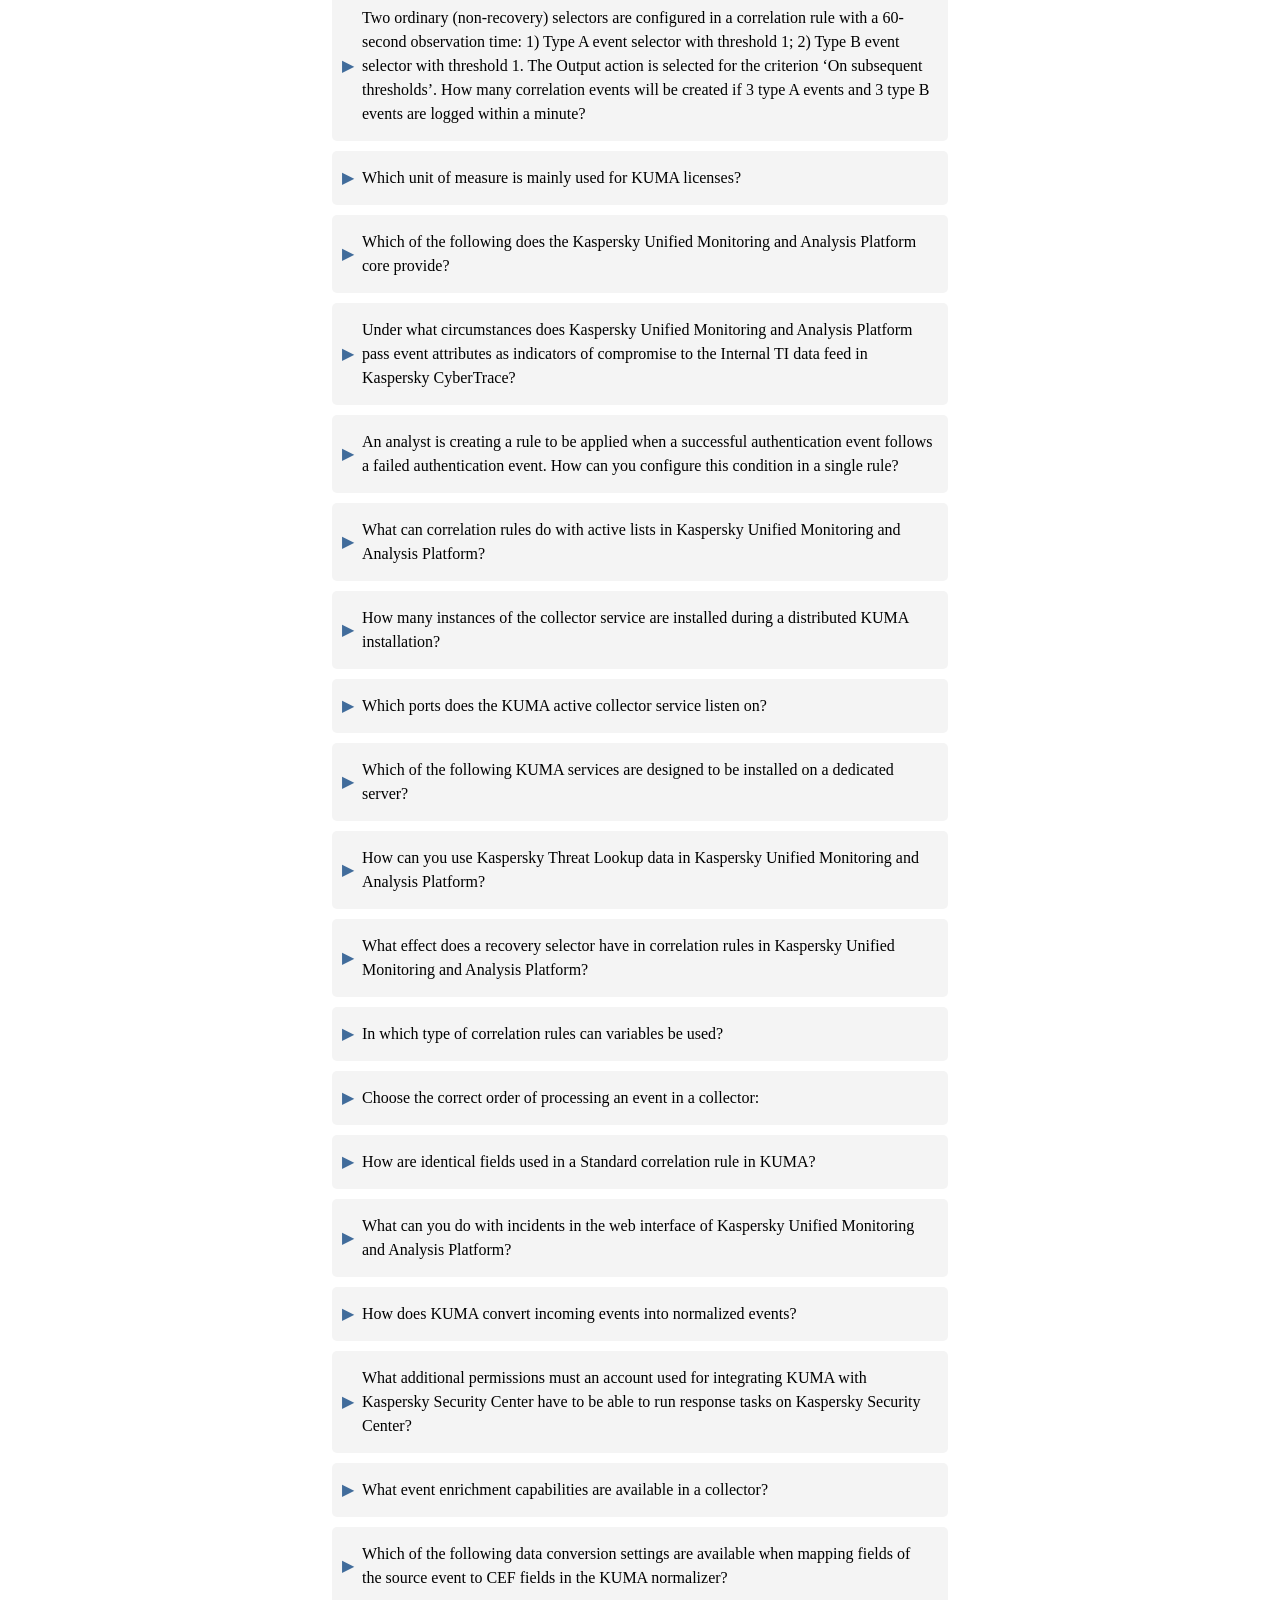
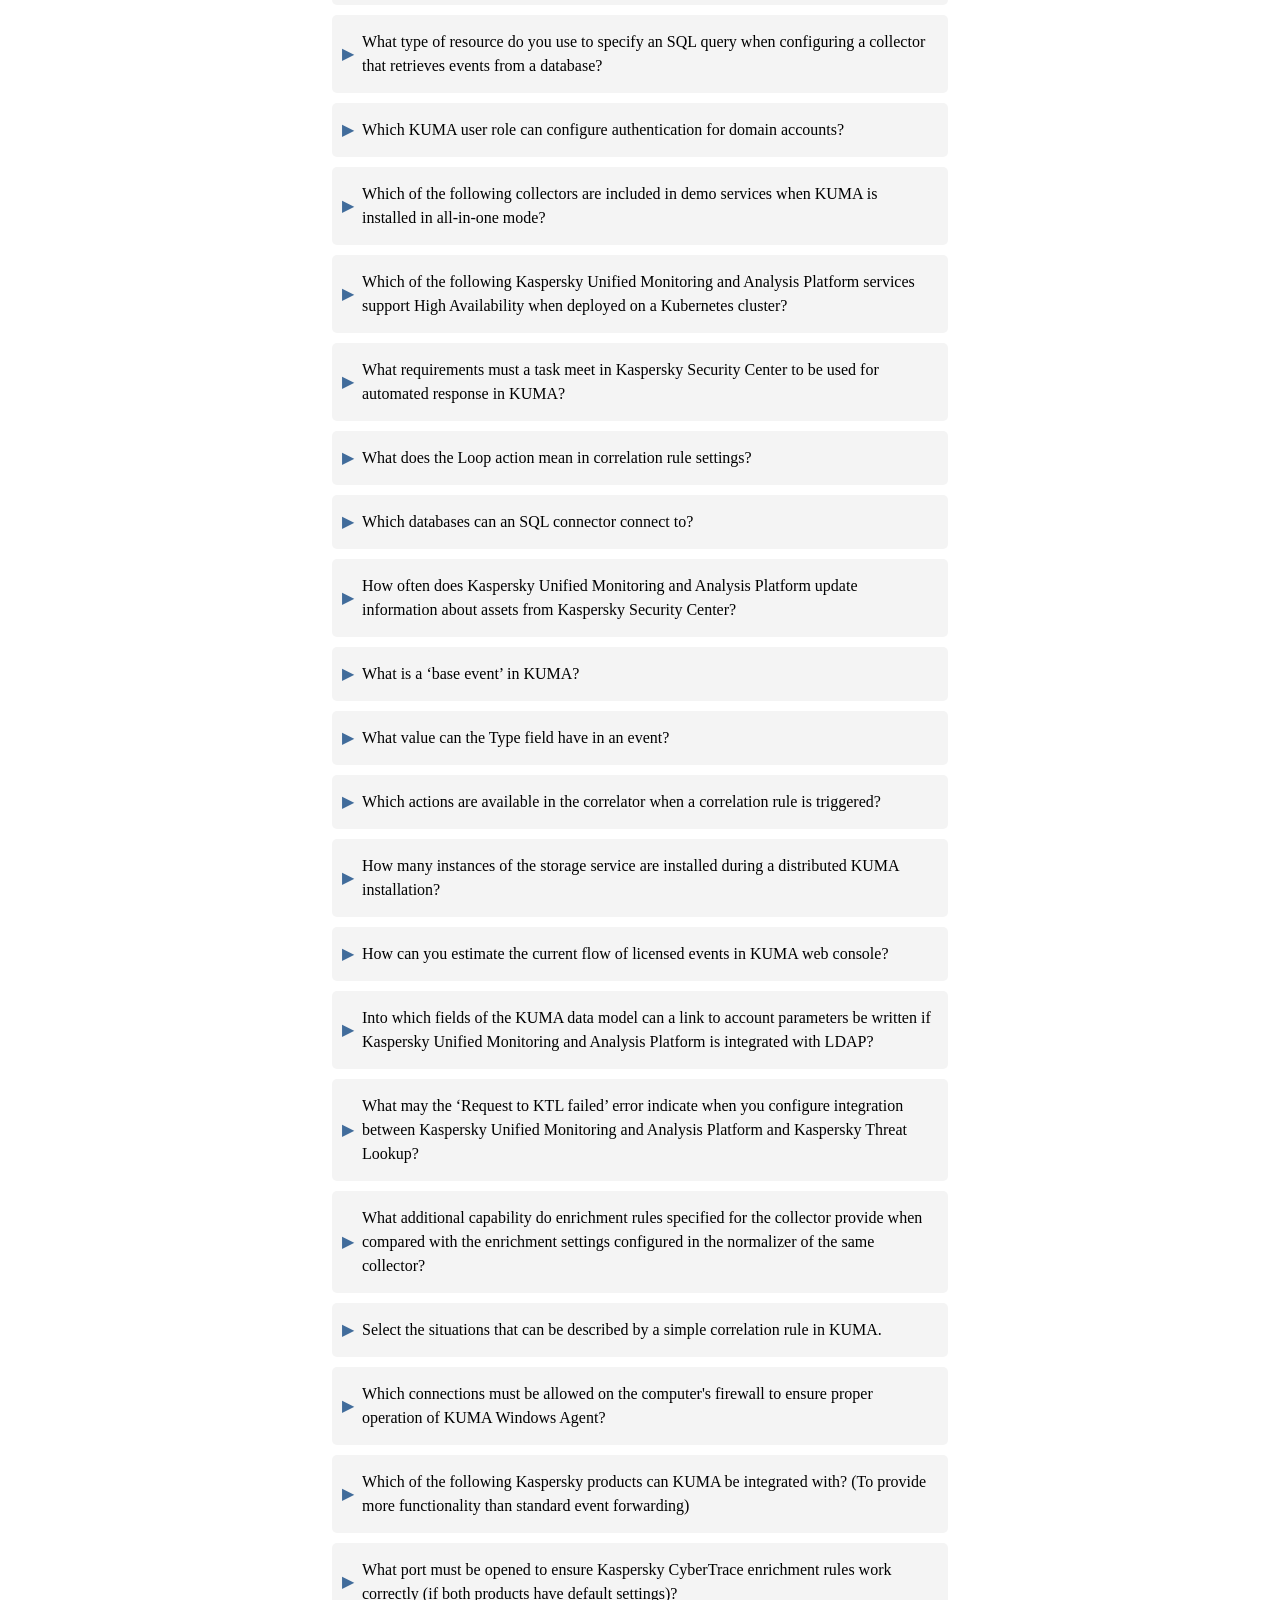
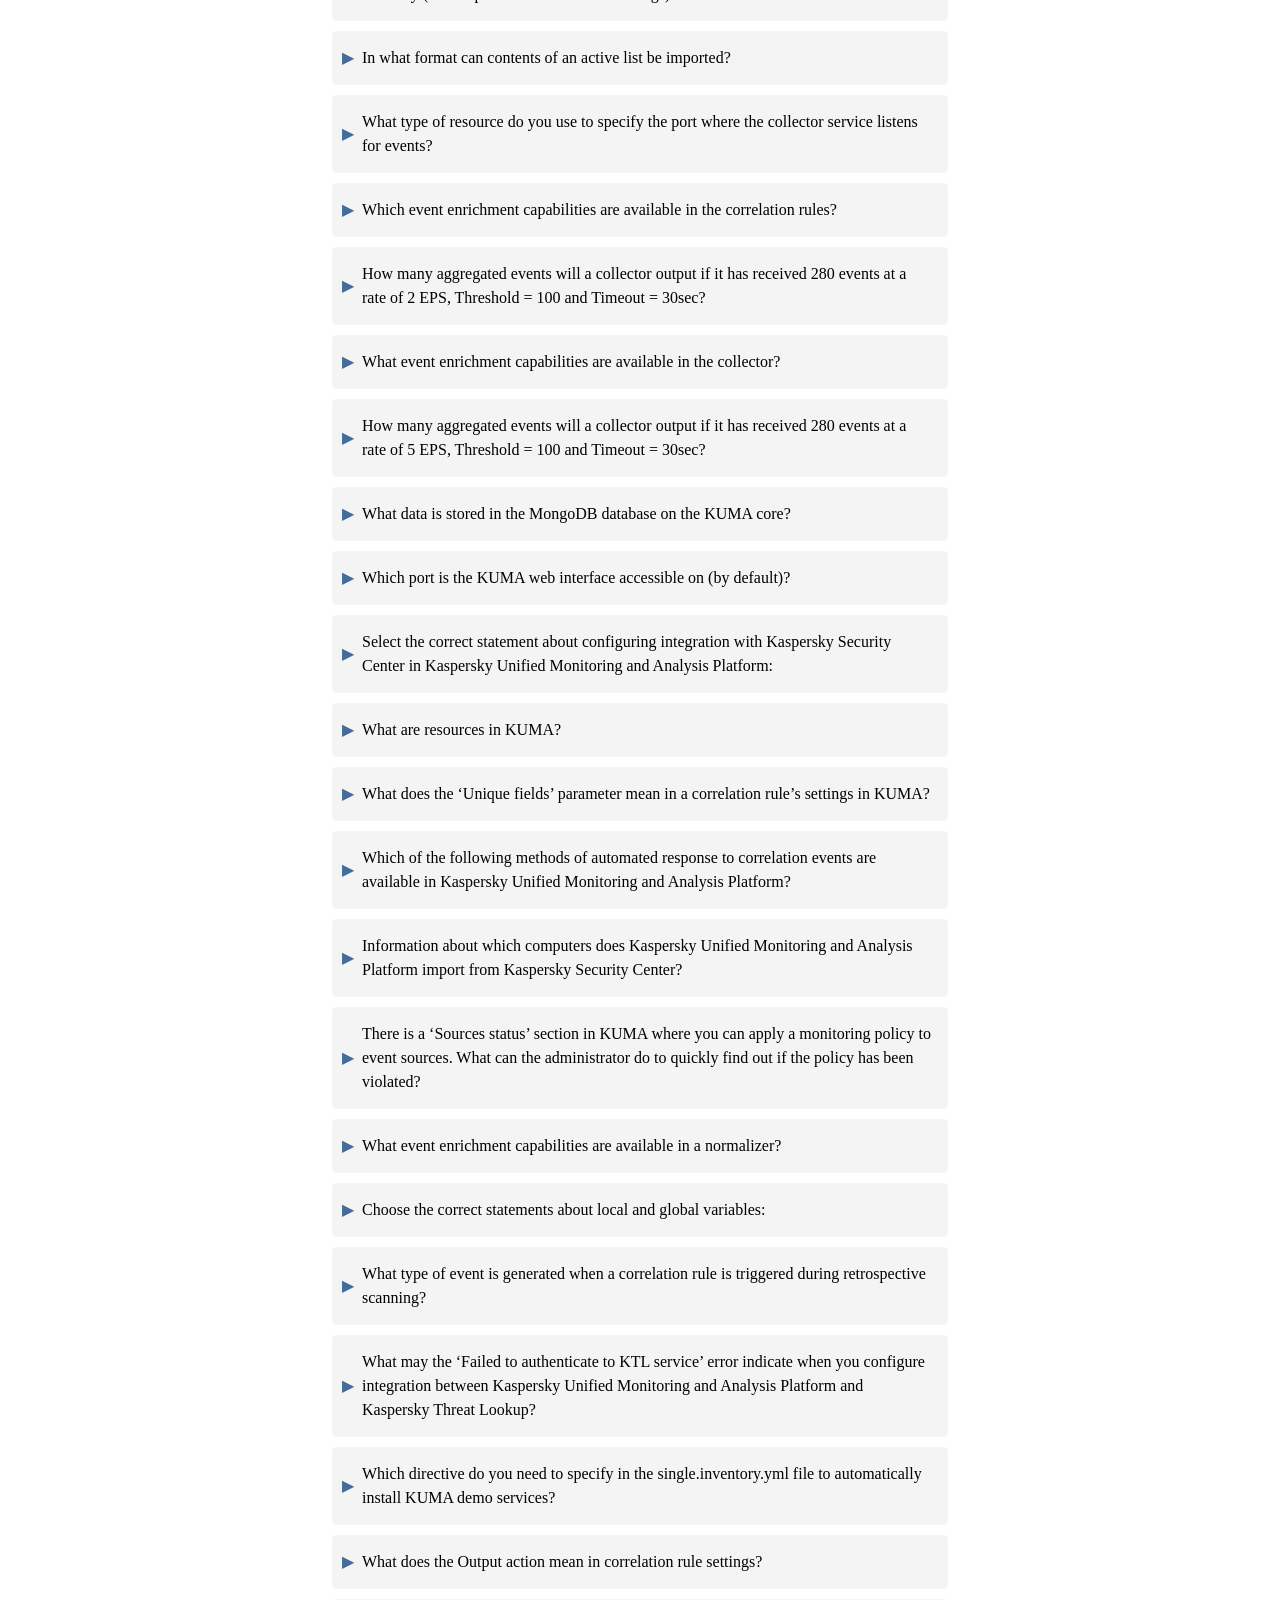
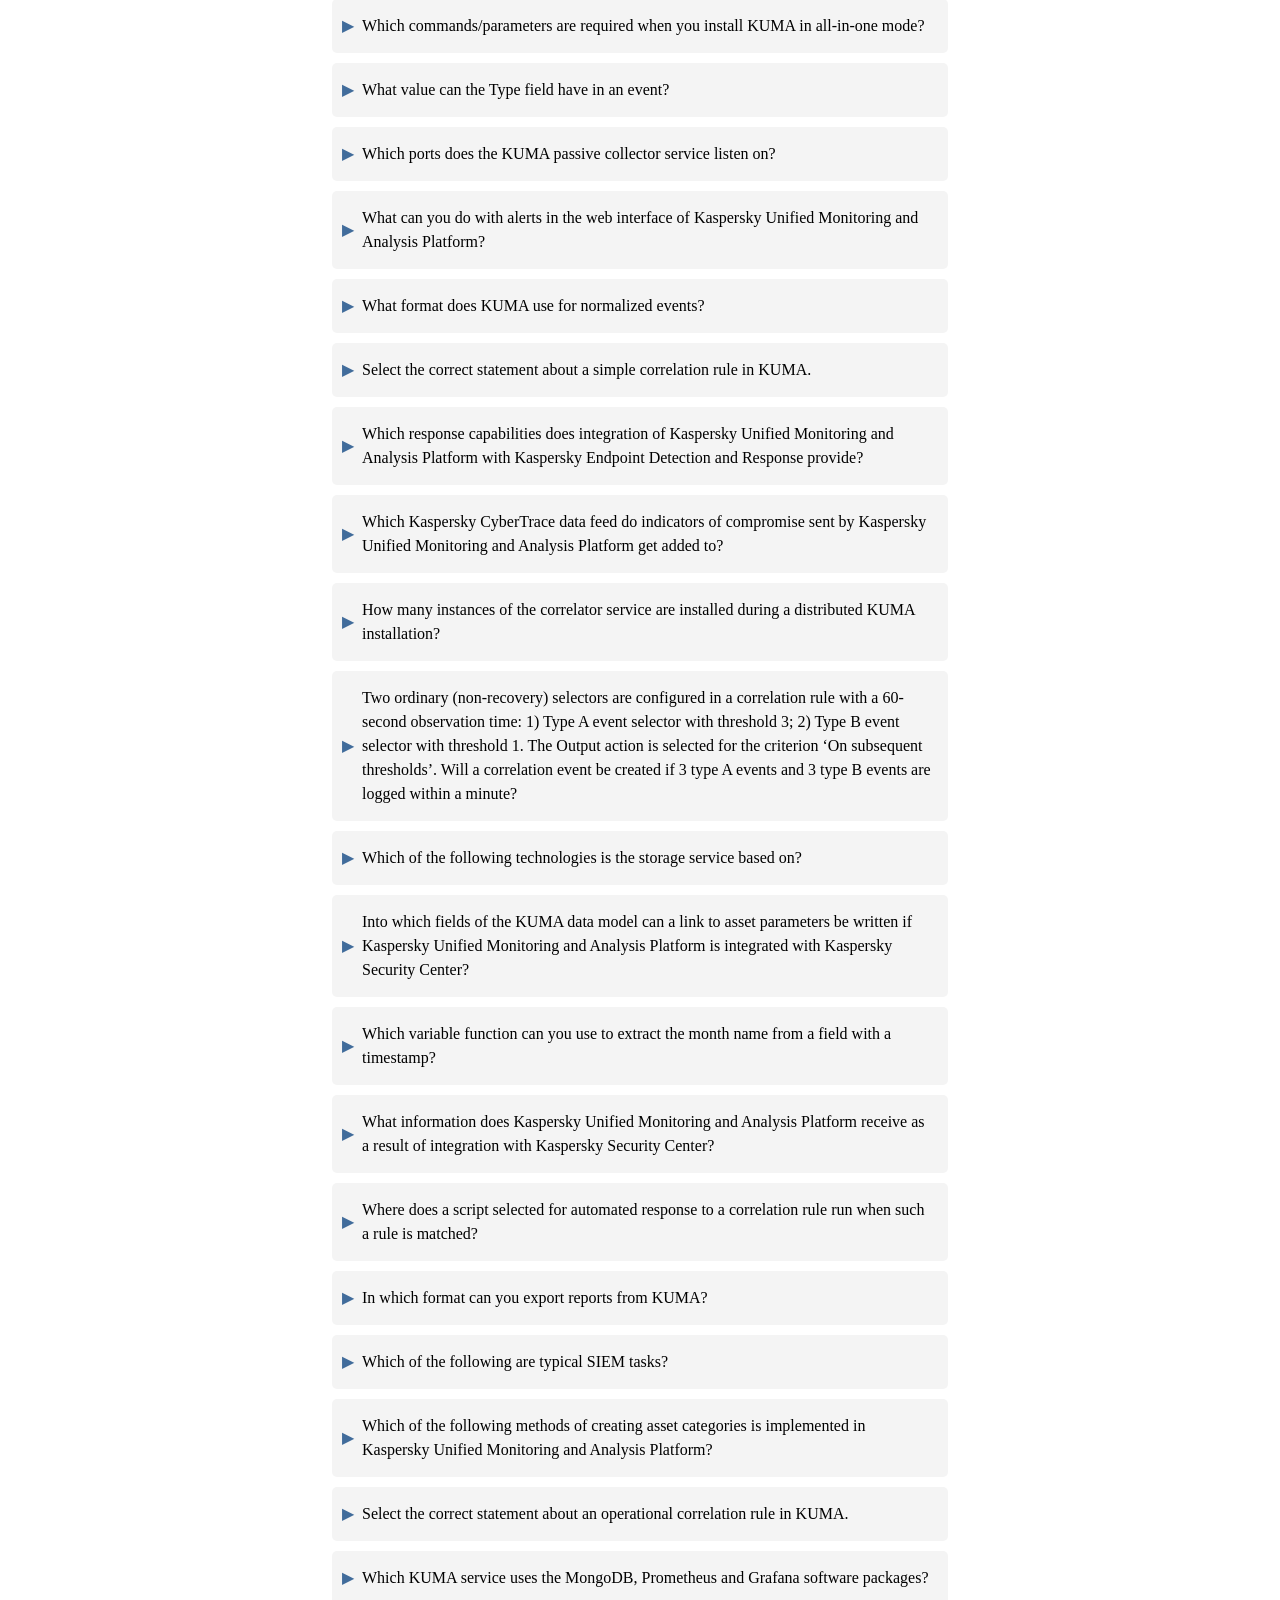
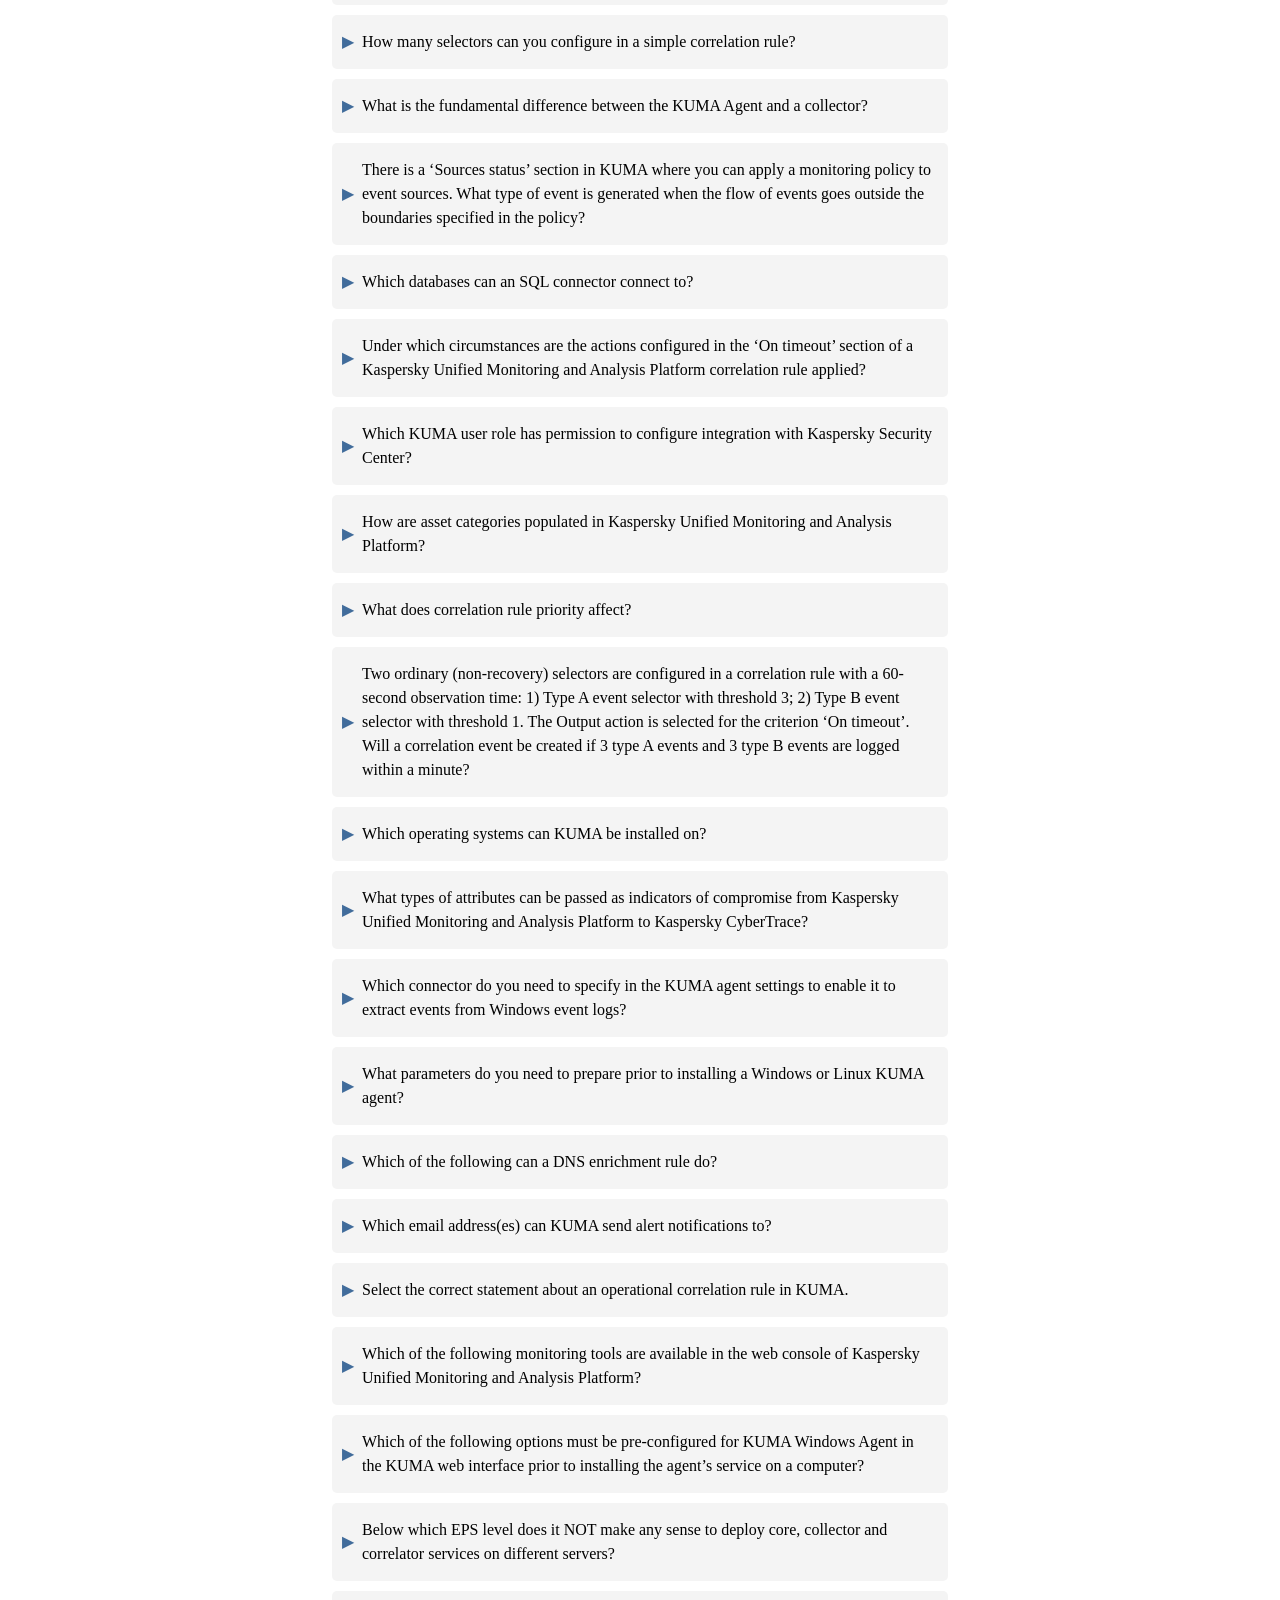
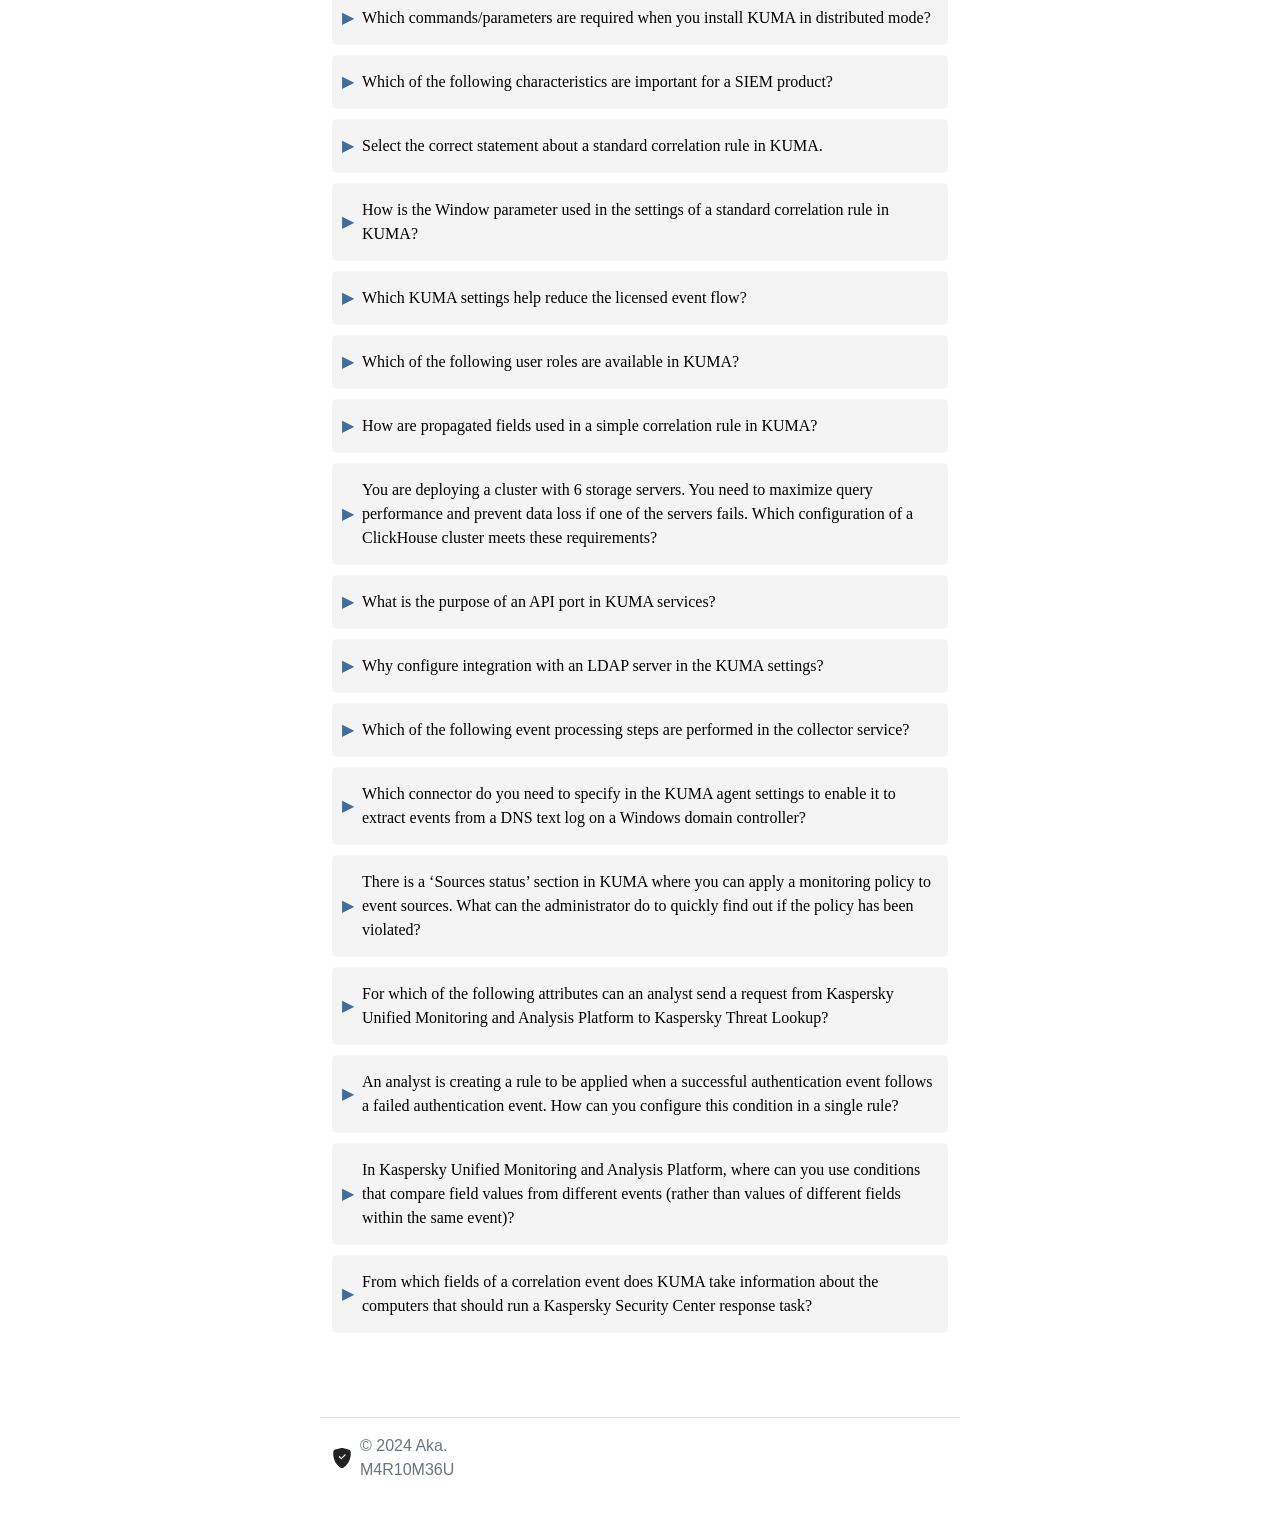
<file: for_certifications/kuma.html>
<!DOCTYPE html>
<html lang="en">
<head>
    <meta charset="UTF-8">
    <meta name="viewport" content="width=device-width, initial-scale=1.0">
    <title>TECHNICAL QUESTIONNAIRE FOR CERTIFICATION</title>
    
    <link rel="icon" type="image/svg+xml" href="/assets/svg/shield-fill-check.svg">
    <!-- CSS Boostrap -->
    <link rel="stylesheet" href="css/bootstrap.min.css">
    <!-- CSS Personalizado -->
    <link rel="stylesheet" href="css/style.css">
</head>


<body>

    <!-- Simbolos SVG de boostrap -->
    <svg xmlns="http://www.w3.org/2000/svg" style="display: none;">
        
        <symbol id="Shield-fill-check" viewbox="0 0 16 16">
            <path fill-rule="evenodd" d="M8 0c-.69 0-1.843.265-2.928.56-1.11.3-2.229.655-2.887.87a1.54 1.54 0 0 0-1.044 1.262c-.596 4.477.787 7.795 2.465 9.99a11.777 11.777 0 0 0 2.517 2.453c.386.273.744.482 1.048.625.28.132.581.24.829.24s.548-.108.829-.24a7.159 7.159 0 0 0 1.048-.625 11.775 11.775 0 0 0 2.517-2.453c1.678-2.195 3.061-5.513 2.465-9.99a1.541 1.541 0 0 0-1.044-1.263 62.467 62.467 0 0 0-2.887-.87C9.843.266 8.69 0 8 0zm2.146 5.146a.5.5 0 0 1 .708.708l-3 3a.5.5 0 0 1-.708 0l-1.5-1.5a.5.5 0 1 1 .708-.708L7.5 7.793l2.646-2.647z"/>
        </symbol>

      </svg>

    <nav class="navbar navbar-expand-md navbar-dark fixed-top bg-dark">
        <div class="container-fluid">
          <a class="navbar-brand" href="#"><span style="color: orange;"><svg class="bi" width="20" height="20"><use xlink:href="#Shield-fill-check"/></svg></span> ./M4R10M36U _</a>
          <button class="navbar-toggler" type="button" data-bs-toggle="collapse" data-bs-target="#navbarCollapse" aria-controls="navbarCollapse" aria-expanded="false" aria-label="Toggle navigation">
            <span class="navbar-toggler-icon"></span>
          </button>
          <div class="collapse navbar-collapse" id="navbarCollapse">
            <ul class="navbar-nav me-auto mb-2 mb-md-0">
              <!-- <li class="nav-item">
                <a class="nav-link active" aria-current="page" href="#">Home</a>
              </li>
              <li class="nav-item">
                <a class="nav-link" href="#">Link</a>
              </li>
              <li class="nav-item">
                <a class="nav-link disabled">Disabled</a>
              </li> -->
            </ul>
            <form class="d-flex" role="search">
              
              <a class="btn btn-outline-info" href="https://www.linkedin.com/in/mariomegu/" target="_blank">>_ Who I am? _</a>
            </form>
          </div>
          
        </div>
    </nav>

    <div class="container col-lg-6">
        <div class="contenedor-main row mt-5">
            <main class="col-12 text-center">
                <h2>TECHNICAL QUESTIONNAIRE FOR CERTIFICATION:</h2>
                <h2>Certified Professional: KUMA</h2>
                <div class="options">
                    <span class="correct"> CORRECT</span>
                    <span class="incorrect">INCORRECT</span>
                    <span class="possible">POSSIBLE</span>
                </div> <br>  

                <div class="search-container mt-3">
                    <input type="text" id="searchInput" onkeyup="searchAccordion()" placeholder="Search for questions..">
                </div>
            </main>
            <aside>
                
                <!-- Start Questions -->
                <div class="accordion">
                    <!-- Pregunta 1 -->
                    <div class="question">
                        <button class="accordion-btn">What can an analyst do with active lists in the web interface of Kaspersky Unified Monitoring and Analysis Platform?</button>
                        <div class="answer">
                            <p>
                                <ul>
                                    <li class="correct">Export a list to a file</li>
                                    <li class="correct">Import a list from a file</li>
                                    <li class="correct">Add an entry to a list</li>
                                    <li class="correct">Remove an entry from the list</li>
                                    <li class="incorrect">Edit an entry in the list</li>
                                    <li class="correct">Clear a list</li>
                                </ul>
                            </p>
                        </div>
                    </div>

                    <!-- Pregunta 2 -->
                    <div class="question">
                        <button class="accordion-btn">What name does the default user have in KUMA?</button>
                        <div class="answer">
                            <p>
                                <ul>
                                    <li>Name of the user who performed the installation</li>
                                    <li class="correct">admin</li>
                                    <li>The user name specified during the installation</li>
                                    <li>kuma</li>
                                    <li>Administrator</li>
                                    <li>mariomegu</li>
                                </ul>
                            </p>
                        </div>
                    </div>

                    <!-- Pregunta 3 -->
                    <div class="question">
                        <button class="accordion-btn">Which response capabilities does integration of Kaspersky Unified Monitoring and Analysis Platform with Kaspersky Endpoint Detection and Response provide?</button>
                        <div class="answer">
                            <p>
                                <ul>
                                    <li class="correct">Isolate the host</li>
                                    <li class="correct">Disable host isolation</li>
                                    <li class="correct">Run a program</li>
                                    <li>Get a file from the host</li>
                                    <li>Delete a file</li>
                                    <li>Kill a process</li>
                                </ul>
                            </p>
                        </div>
                    </div>

                    <!-- Pregunta 4 -->
                    <div class="question">
                        <button class="accordion-btn">Which response capabilities does integration of KUMA with Active Directory provide?</button>
                        <div class="answer">
                            <p>
                                <ul>
                                    <li class="correct">Block an account</li>
                                    <li class="correct">Reset the user’s password</li>
                                    <li class="correct">Add an account to a group</li>
                                    <li class="correct">Remove an account from a group</li>
                                    <li>Unblock an account</li>
                                    <li>Create a group in Active Directory and add an account to it</li>
                                </ul>
                            </p>
                        </div>
                    </div>

                    <!-- Pregunta 5 -->
                    <div class="question">
                        <button class="accordion-btn">Where can variables be used?</button>
                        <div class="answer">
                            <p>
                                <ul>
                                    <li class="correct">In selectors, to select events</li>
                                    <li class="incorrect">In normalizers, for enrichment</li>
                                    <li class="incorrect">In collectors, for enrichment</li>
                                    <li class="correct">In correlators, for enrichment</li>
                                    <li class="correct">In the correlation rules, when comparing different fields of different events</li>
                                    <li class="correct">When filling active lists</li>
                                </ul>
                            </p>
                        </div>
                    </div>

                    <!-- Pregunta 6 -->
                    <div class="question">
                        <button class="accordion-btn">The administrator configured a passive collector in KUMA and a source to send events to this collector. Testing has revealed that the source sends events, but they are not displayed in the Events section. Why?</button>
                        <div class="answer">
                            <p>
                                <ul>
                                    <li class="correct">The port to which events are sent is closed on the collector host</li>
                                    <li class="correct">An incorrect parsing method is selected in the normalizer and the ‘Keep raw event’ parameter is set to Never</li>
                                    <li>The normalizer is not configured on the collector</li>
                                    <li>An incorrect parsing method is selected in the normalizer and the ‘Keep raw event’ parameter is set to Only errors</li>
                                    <li>An incorrect parsing method is selected in the normalizer and the ‘Keep raw event’ parameter is set to Always</li>
                                    <li>The parsing method selected in the normalizer is correct, but the ‘Keep raw event’ parameter is set to Never</li>
                                </ul>
                            </p>
                        </div>
                    </div>

                    <!-- Pregunta 7 -->
                    <div class="question">
                        <button class="accordion-btn">How does the TI indicator field, which can be used in a TIDetect condition, appear in events?</button>
                        <div class="answer">
                            <p>
                                <ul>
                                    <li>Upon completing a Kaspersky Threat Lookup request</li>
                                    <li class="incorrect">As a result of integration with Kaspersky CyberTrace configured in the general settings of Kaspersky Unified Monitoring and Analysis</li>
                                    <li>As a result of applying a CyberTrace enrichment rule</li>
                                    <li>As a result of sending event attributes to CyberTrace for adding to the Internal TI data feed</li>
                                </ul>
                            </p>
                        </div>
                    </div>

                    <!-- Pregunta 8 -->
                    <div class="question">
                        <button class="accordion-btn">Where are the service files (such as event cache and operation log) of the KUMA Agent service located on a Windows computer?</button>
                        <div class="answer">
                            <p>
                                <ul>
                                    <li>C:\KUMA\agent\\</li>
                                    <li class="correct">C:\ProgramData\Kaspersky Lab\KUMA\agent\\</li>
                                    <li>C:\Windows\KUMA\agent\\</li>
                                    <li>C:\Program Files (x86)\Kaspersky Lab\KUMA\agent\\</li>
                                </ul>
                            </p>
                        </div>
                    </div>

                    <!-- Pregunta 9 -->
                    <div class="question">
                        <button class="accordion-btn">Which task types are displayed in the ‘Task manager’ section of the Kaspersky Unified Monitoring and Analysis Platform web interface?</button>
                        <div class="answer">
                            <p>
                                <ul>
                                    <li class="correct">KSC assets import</li>
                                    <li class="correct">Accounts import</li>
                                    <li class="correct">Events export</li>
                                    <li class="correct">Retroscan</li>
                                    <li class="correct">Threat lookup</li>
                                    <li>Script response</li>
                                    <li>Email report</li>
                                </ul>
                            </p>
                        </div>
                    </div>

                    <!-- Pregunta 10 -->
                    <div class="question">
                        <button class="accordion-btn">Which special types of tenants are available in KUMA by default?</button>
                        <div class="answer">
                            <p>
                                <ul>
                                    <li class="correct">main</li>
                                    <li>regular</li>
                                    <li>global</li>
                                    <li class="correct">shared</li>
                                    <li>general</li>
                                </ul>
                            </p>
                        </div>
                    </div>

                    <!-- Pregunta 11 -->
                    <div class="question">
                        <button class="accordion-btn">Two ordinary (non-recovery) selectors are configured in a correlation rule with 60-second observation time: 1) Type A event selector with threshold 3; 2) Type B event selector with threshold 5. The Output action is selected for the ‘On first threshold’ criterion. Will a correlation event be created if 4 type A events and 4 type B events are logged within a minute?</button>
                        <div class="answer">
                            <p>
                                <ul>
                                    <li>Yes</li>
                                    <li class="correct">No</li>
                                    <li>You cannot configure a rule with these parameters in Kaspersky Unified Monitoring and Analysis</li>
                                </ul>
                            </p>
                        </div>
                    </div>

                    <!-- Pregunta 12 -->
                    <div class="question">
                        <button class="accordion-btn">Which of the following does Kaspersky Unified Monitoring and Analysis Platform import from an LDAP server it is integrated with?</button>
                        <div class="answer">
                            <p>
                                <ul>
                                    <li class="correct">User accounts</li>
                                    <li>Assets (computers)</li>
                                    <li>Asset categories (from organizational units)</li>
                                    <li>None of the above</li>
                                </ul>
                            </p>
                        </div>
                    </div>

                    <!-- Pregunta 13 -->
                    <div class="question">
                        <button class="accordion-btn">For which of the following purposes can you use filters configured as resources in KUMA?</button>
                        <div class="answer">
                            <p>
                                <ul>
                                    <li class="correct">To configure conditions in the selectors of correlation rules</li>
                                    <li class="correct">Response rules for selective response</li>
                                    <li>In the settings of dashboards and reports to select events to be visualized on the widget</li>
                                    <li class="correct">In the collector settings to discard events that are of no interest</li>
                                </ul>
                            </p>
                        </div>
                    </div>

                    <!-- Pregunta 14 -->
                    <div class="question">
                        <button class="accordion-btn">Which KUMA service converts incoming raw events to the CEF format?</button>
                        <div class="answer">
                            <p>
                                <ul>
                                    <li>Core</li>
                                    <li class="correct">Collector</li>
                                    <li>Correlator</li>
                                    <li>Storage</li>
                                    <li>Windows Agent</li>
                                </ul>
                            </p>
                        </div>
                    </div>

                    <!-- Pregunta 15 -->
                    <div class="question">
                        <button class="accordion-btn">Two ordinary (non-recovery) selectors are configured in a correlation rule with a 60-second observation time: 1) Type A event selector with threshold 1; 2) Type B event selector with threshold 1. The Output action is selected for the criterion ‘On subsequent thresholds’. How many correlation events will be created if 3 type A events and 3 type B events are logged within a minute?</button>
                        <div class="answer">
                            <p>
                                <ul>
                                    <li>1</li>
                                    <li class="correct">2</li>
                                    <li>3</li>
                                    <li>4</li>
                                </ul>
                            </p>
                        </div>
                    </div>

                    <!-- Pregunta 16 -->
                    <div class="question">
                        <button class="accordion-btn">Which unit of measure is mainly used for KUMA licenses?</button>
                        <div class="answer">
                            <p>
                                <ul>
                                    <li>Number of endpoints on the network</li>
                                    <li class="correct">Number of events processed per second</li>
                                    <li>Number of collector services</li>
                                    <li>Maximum size of event storage</li>
                                </ul>
                            </p>
                        </div>
                    </div>

                    <!-- Pregunta 17 -->
                    <div class="question">
                        <button class="accordion-btn">Which of the following does the Kaspersky Unified Monitoring and Analysis Platform core provide?</button>
                        <div class="answer">
                            <p>
                                <ul>
                                    <li class="correct">Web interface</li>
                                    <li class="correct">Configuration storage</li>
                                    <li class="correct">Alert storage</li>
                                    <li class="correct">REST API interface</li>
                                    <li>Event correlation</li>
                                    <li>Event enrichment</li>
                                </ul>
                            </p>
                        </div>
                    </div>

                    <!-- Pregunta 18 -->
                    <div class="question">
                        <button class="accordion-btn">Under what circumstances does Kaspersky Unified Monitoring and Analysis Platform pass event attributes as indicators of compromise to the Internal TI data feed in Kaspersky CyberTrace?</button>
                        <div class="answer">
                            <p>
                                <ul>
                                    <li>At an analyst’s request</li>
                                    <li class="incorrect">As a result of automated response</li>
                                    <li>As a result of applying a technical correlation rule</li>
                                    <li>None of the above</li>
                                </ul>
                            </p>
                        </div>
                    </div>

                    <!-- Pregunta 19 -->
                    <div class="question">
                        <button class="accordion-btn">An analyst is creating a rule to be applied when a successful authentication event follows a failed authentication event. How can you configure this condition in a single rule?</button>
                        <div class="answer">
                            <p>
                                <ul>
                                    <li class="correct">You cannot configure such a condition in a single rule; you need to set up multiple rules and an active list</li>
                                    <li>Configure a selector for failed authentication events and then another selector for successful authentication events with a condition that its timestamp must be later than that of the event in the former selector</li>
                                    <li class="correct">Configure a selector for failed authentication events and another selector for successful authentication events; then configure the ‘Order by’ parameter</li>
                                </ul>
                            </p>
                        </div>
                    </div>

                    <!-- Pregunta 20 -->
                    <div class="question">
                        <button class="accordion-btn">What can correlation rules do with active lists in Kaspersky Unified Monitoring and Analysis Platform?</button>
                        <div class="answer">
                            <p>
                                <ul>
                                    <li class="correct">Add or overwrite an entry</li>
                                    <li class="correct">Remove an entry from the list</li>
                                    <li class="correct">Compare event fields with the keys of the list’s entries</li>
                                    <li class="correct">Compare event fields with the attributes of the list’s entries</li>
                                    <li class="correct">Enrich a correlation event with attributes of the list’s entries</li>
                                    <li>Add a similar entry with a different context</li>
                                </ul>
                            </p>
                        </div>
                    </div>

                    <!-- Pregunta 21 -->
                    <div class="question">
                        <button class="accordion-btn">How many instances of the collector service are installed during a distributed KUMA installation?</button>
                        <div class="answer">
                            <p>
                                <ul>
                                    <li>None</li>
                                    <li class="incorrect">5</li>
                                    <li>3</li>
                                    <li>4</li>
                                </ul>
                            </p>
                        </div>
                    </div>

                    <!-- Pregunta 22 -->
                    <div class="question">
                        <button class="accordion-btn">Which ports does the KUMA active collector service listen on?</button>
                        <div class="answer">
                            <p>
                                <ul>
                                    <li>The port for connecting to the web console of the collector service</li>
                                    <li class="correct">The API port that receives connections from the core service</li>
                                    <li>The connection port that receives raw events</li>
                                    <li>The SNMP port that receives diagnostics requests</li>
                                    <li>None of the above</li>
                                </ul>
                            </p>
                        </div>
                    </div>

                    <!-- Pregunta 23 -->
                    <div class="question">
                        <button class="accordion-btn">Which of the following KUMA services are designed to be installed on a dedicated server?</button>
                        <div class="answer">
                            <p>
                                <ul>
                                    <li class="correct">Core</li>
                                    <li class="correct">Collector</li>
                                    <li class="correct">Correlator</li>
                                    <li class="correct">Storage</li>
                                    <li>Web console</li>
                                    <li>Database</li>
                                </ul>
                            </p>
                        </div>
                    </div>

                    <!-- Pregunta 24 -->
                    <div class="question">
                        <button class="accordion-btn">How can you use Kaspersky Threat Lookup data in Kaspersky Unified Monitoring and Analysis Platform?</button>
                        <div class="answer">
                            <p>
                                <ul>
                                    <li>To enrich events (write query responses into event fields)</li>
                                    <li class="correct">When manually analyzing events</li>
                                    <li>In the correlation conditions’ settings</li>
                                    <li>In the Retroscan settings</li>
                                </ul>
                            </p>
                        </div>
                    </div>

                    <!-- Pregunta 25 -->
                    <div class="question">
                        <button class="accordion-btn">What effect does a recovery selector have in correlation rules in Kaspersky Unified Monitoring and Analysis Platform?</button>
                        <div class="answer">
                            <p>
                                <ul>
                                    <li>A correlation bucket is removed as soon as the recovery selector threshold is reached</li>
                                    <li class="incorrect">When the recovery selector threshold is reached, all selector counters are reset within the correlation bucket</li>
                                    <li>When the recovery selector threshold is reached, the correlation rule will stop using the criteria ‘On first threshold’, ‘On subsequent thresholds’ and ‘On every threshold’</li>
                                    <li>When the recovery selector threshold is reached, the response actions configured in the correlator are applied</li>
                                </ul>
                            </p>
                        </div>
                    </div>

                    <!-- Pregunta 26 -->
                    <div class="question">
                        <button class="accordion-btn">In which type of correlation rules can variables be used?</button>
                        <div class="answer">
                            <p>
                                <ul>
                                    <li>Simple rule</li>
                                    <li class="correct">All of the above</li>
                                    <li>Standard rule</li>
                                    <li>Operational rule</li>
                                    <li>Simple and standard rule</li>
                                </ul>
                            </p>
                        </div>
                    </div>

                    <!-- Pregunta 27 -->
                    <div class="question">
                        <button class="accordion-btn">Choose the correct order of processing an event in a collector:</button>
                        <div class="answer">
                            <p>
                                <ul>
                                    <li>Filtering, aggregation, normalization, enrichment</li>
                                    <li class="correct">Normalization, filtering, aggregation, enrichment</li>
                                    <li>Filtering, aggregation, enrichment, normalization</li>
                                    <li>Normalization, aggregation, filtering, enrichment</li>
                                    <li>Aggregation, normalization, filtering, enrichment</li>
                                </ul>
                            </p>
                        </div>
                    </div>

                    <!-- Pregunta 28 -->
                    <div class="question">
                        <button class="accordion-btn">How are identical fields used in a Standard correlation rule in KUMA?</button>
                        <div class="answer">
                            <p>
                                <ul>
                                    <li>The rule is applied if these fields contain the same values</li>
                                    <li class="correct">These fields and their values are copied to the correlation event when the rule is applied</li>
                                    <li class="correct">The rule adds events to correlation buckets based on the values of these fields</li>
                                    <li>A standard rule does not have the ‘identical fields’ setting</li>
                                </ul>
                            </p>
                        </div>
                    </div>

                    <!-- Pregunta 29 -->
                    <div class="question">
                        <button class="accordion-btn">What can you do with incidents in the web interface of Kaspersky Unified Monitoring and Analysis Platform?</button>
                        <div class="answer">
                            <p>
                                <ul>
                                    <li class="correct">Assign to a user</li>
                                    <li class="correct">Change priority</li>
                                    <li class="correct">Close as processed</li>
                                    <li class="correct">Create manually</li>
                                    <li class="incorrect">Delete</li>
                                    <li class="possible">Convert to alert</li>
                                    <li class="possible">Merge with other incidents</li>
                                </ul>
                            </p>
                        </div>
                    </div>

                    <!-- Pregunta 30 -->
                    <div class="question">
                        <button class="accordion-btn">How does KUMA convert incoming events into normalized events?</button>
                        <div class="answer">
                            <p>
                                <ul>
                                    <li>Incoming events must be in the CEF format for the KUMA platform to be able to process them</li>
                                    <li class="incorrect">The collector automatically recognizes the raw event format and converts it to the CEF format according to the built-in rules</li>
                                    <li class="possible">The conversion parameters for various types of incoming data are specified in resources of the Normalizer type</li>
                                </ul>
                            </p>
                        </div>
                    </div>

                    <!-- Pregunta 31 -->
                    <div class="question">
                        <button class="accordion-btn">What additional permissions must an account used for integrating KUMA with Kaspersky Security Center have to be able to run response tasks on Kaspersky Security Center?</button>
                        <div class="answer">
                            <p>
                                <ul>
                                    <li>No additional permissions are required; the permissions configured for importing assets will suffice</li>
                                    <li class="correct">Additional read, edit and run permissions for Kaspersky Endpoint Security tasks</li>
                                    <li>An additional read permission for Kaspersky Endpoint Security tasks</li>
                                    <li>Additional read and run permissions for Kaspersky Endpoint Security tasks</li>
                                </ul>
                            </p>
                        </div>
                    </div>

                    <!-- Pregunta 32 -->
                    <div class="question">
                        <button class="accordion-btn">What event enrichment capabilities are available in a collector?</button>
                        <div class="answer">
                            <p>
                                <ul>
                                    <li class="correct">DNS enrichment</li>
                                    <li class="correct">Enrichment with GeoIP data</li>
                                    <li class="incorrect">Kaspersky Threat Lookup enrichment</li>
                                    <li class="correct">CyberTrace enrichment</li>
                                    <li class="correct">Dictionary enrichment</li>
                                    <li>Enrichment with contents from an active list</li>
                                </ul>
                            </p>
                        </div>
                    </div>

                    <!-- Pregunta 33 -->
                    <div class="question">
                        <button class="accordion-btn">Which of the following data conversion settings are available when mapping fields of the source event to CEF fields in the KUMA normalizer?</button>
                        <div class="answer">
                            <p>
                                <ul>
                                    <li class="correct">Replace a substring that matches the specified regular expression with another substring</li>
                                    <li>Combine values of two different source fields into a single field</li>
                                    <li class="correct">Convert to lowercase</li>
                                    <li>Replace the field value with an appropriate value from a dictionary</li>
                                </ul>
                            </p>
                        </div>
                    </div>

                    <!-- Pregunta 34 -->
                    <div class="question">
                        <button class="accordion-btn">What type of resource do you use to specify an SQL query when configuring a collector that retrieves events from a database?</button>
                        <div class="answer">
                            <p>
                                <ul>
                                    <li>The Connection resource type</li>
                                    <li class="correct">The Connector resource type</li>
                                    <li>The Normalizer resource type</li>
                                    <li>The Secret resource type</li>
                                </ul>
                            </p>
                        </div>
                    </div>

                    <!-- Pregunta 35 -->
                    <div class="question">
                        <button class="accordion-btn">Which KUMA user role can configure authentication for domain accounts?</button>
                        <div class="answer">
                            <p>
                                <ul>
                                    <li>administrator</li>
                                    <li>analyst</li>
                                    <li>security officer</li>
                                    <li class="correct">general administrator</li>
                                </ul>
                            </p>
                        </div>
                    </div>


                    <!-- Pregunta 36 -->
                    <div class="question">
                        <button class="accordion-btn">Which of the following collectors are included in demo services when KUMA is installed in all-in-one mode?</button>
                        <div class="answer">
                            <p>
                                <ul>
                                    <li class="correct">CEF</li>
                                    <li class="incorrect">Windows-WEC</li>
                                    <li class="correct">Syslog</li>
                                    <li>KSC</li>
                                    <li>NetFlow</li>
                                </ul>
                            </p>
                        </div>
                    </div>

                    <!-- Pregunta 37 -->
                    <div class="question">
                        <button class="accordion-btn">Which of the following Kaspersky Unified Monitoring and Analysis Platform services support High Availability when deployed on a Kubernetes cluster?</button>
                        <div class="answer">
                            <p>
                                <ul>
                                    <li>Core</li>
                                    <li>Collector</li>
                                    <li>Correlator</li>
                                    <li>Storage</li>
                                    <li class="incorrect">All of the above</li>
                                </ul>
                            </p>
                        </div>
                    </div>

                    <!-- Pregunta 38 -->
                    <div class="question">
                        <button class="accordion-btn">What requirements must a task meet in Kaspersky Security Center to be used for automated response in KUMA?</button>
                        <div class="answer">
                            <p>
                                <ul>
                                    <li class="correct">The task name must start with KUMA</li>
                                    <li class="correct">It must be a task for a set of computers</li>
                                    <li>It must be a group task</li>
                                    <li>The task’s schedule must be set to Immediately</li>
                                </ul>
                            </p>
                        </div>
                    </div>

                    <!-- Pregunta 39 -->
                    <div class="question">
                        <button class="accordion-btn">What does the Loop action mean in correlation rule settings?</button>
                        <div class="answer">
                            <p>
                                <ul>
                                    <li>Repeat attempts to write a correlation event to the storage if the first attempt fails</li>
                                    <li class="correct">Send the correlated event to the same correlator input</li>
                                    <li>Return the correlation event to the input of the collector where the base events came from</li>
                                    <li>Write the correlation event to the storage</li>
                                </ul>
                            </p>
                        </div>
                    </div>

                    <!-- Pregunta 40 -->
                    <div class="question">
                        <button class="accordion-btn">Which databases can an SQL connector connect to?</button>
                        <div class="answer">
                            <p>
                                <ul>
                                    <li class="correct">SQLite3</li>
                                    <li class="correct">Oracle DB</li>
                                    <li class="correct">Firebird SQL</li>
                                    <li>MariaDB</li>
                                </ul>
                            </p>
                        </div>
                    </div>

                    <!-- Pregunta 41 -->
                    <div class="question">
                        <button class="accordion-btn">How often does Kaspersky Unified Monitoring and Analysis Platform update information about assets from Kaspersky Security Center?</button>
                        <div class="answer">
                            <p>
                                <ul>
                                    <li>Once a day</li>
                                    <li class="correct">Every N hours</li>
                                    <li>This information is only updated manually</li>
                                    <li>This information is updated only when the KUMA core service is restarted</li>
                                </ul>
                            </p>
                        </div>
                    </div>

                    <!-- Pregunta 42 -->
                    <div class="question">
                        <button class="accordion-btn">What is a ‘base event’ in KUMA?</button>
                        <div class="answer">
                            <p>
                                <ul>
                                    <li>A raw event incoming to the collector</li>
                                    <li class="correct">A normalized event output by the collector</li>
                                    <li>An event output by the correlator upon applying a simple correlation rule</li>
                                    <li>An event output by the correlator upon applying an operational correlation rule</li>
                                </ul>
                            </p>
                        </div>
                    </div>

                    <!-- Pregunta 43 -->
                    <div class="question">
                        <button class="accordion-btn">What value can the Type field have in an event?</button>
                        <div class="answer">
                            <p>
                                <ul>
                                    <li class="correct">Audit</li>
                                    <li class="correct">Monitoring</li>
                                    <li>Enriched</li>
                                    <li>ReplayID</li>
                                </ul>
                            </p>
                        </div>
                    </div>

                    <!-- Pregunta 44 -->
                    <div class="question">
                        <button class="accordion-btn">Which actions are available in the correlator when a correlation rule is triggered?</button>
                        <div class="answer">
                            <p>
                                <ul>
                                    <li class="correct">Create an alert</li>
                                    <li class="correct">Enrich correlation events</li>
                                    <li class="correct">Modify the contents of asset categories</li>
                                    <li class="correct">Update active list contents</li>
                                    <li>Send an email notification</li>
                                </ul>
                            </p>
                        </div>
                    </div>

                    <!-- Pregunta 45 -->
                    <div class="question">
                        <button class="accordion-btn">How many instances of the storage service are installed during a distributed KUMA installation?</button>
                        <div class="answer">
                            <p>
                                <ul>
                                    <li class="correct">None</li>
                                    <li>1</li>
                                    <li>2</li>
                                    <li>3</li>
                                </ul>
                            </p>
                        </div>
                    </div>

                    <!-- Pregunta 46 -->
                    <div class="question">
                        <button class="accordion-btn">How can you estimate the current flow of licensed events in KUMA web console?</button>
                        <div class="answer">
                            <p>
                                <ul>
                                    <li class="correct">Open the KUMA settings and consult the ‘EPS current’ value in the properties of the active license key</li>
                                    <li class="correct">Consult the ‘Output EPS’ metrics for collectors</li>
                                    <li class="incorrect">Consult the ‘Input EPS’ metrics for collectors</li>
                                    <li>Consult the ‘Output EPS’ metrics for correlators</li>
                                </ul>
                            </p>
                        </div>
                    </div>

                    <!-- Pregunta 47 -->
                    <div class="question">
                        <button class="accordion-btn">Into which fields of the KUMA data model can a link to account parameters be written if Kaspersky Unified Monitoring and Analysis Platform is integrated with LDAP?</button>
                        <div class="answer">
                            <p>
                                <ul>
                                    <li>AccountID</li>
                                    <li class="correct">SourceAccountID</li>
                                    <li>SourceUserID</li>
                                    <li class="correct">DestinationAccountID</li>
                                    <li>DestinationUserID</li>
                                </ul>
                            </p>
                        </div>
                    </div>

                    <!-- Pregunta 48 -->
                    <div class="question">
                        <button class="accordion-btn">What may the ‘Request to KTL failed’ error indicate when you configure integration between Kaspersky Unified Monitoring and Analysis Platform and Kaspersky Threat Lookup?</button>
                        <div class="answer">
                            <p>
                                <ul>
                                    <li>An incorrect certificate is specified in the Kaspersky Threat Lookup access settings</li>
                                    <li class="correct">The specified account does not have access permissions for the Kaspersky Threat Lookup service</li>
                                    <li class="correct">The specified account is not allowed to access the Kaspersky Threat Lookup service via API</li>
                                    <li>An incorrect user password is specified in the Kaspersky Threat Lookup access settings</li>
                                </ul>
                            </p>
                        </div>
                    </div>

                    <!-- Pregunta 49 -->
                    <div class="question">
                        <button class="accordion-btn">What additional capability do enrichment rules specified for the collector provide when compared with the enrichment settings configured in the normalizer of the same collector?</button>
                        <div class="answer">
                            <p>
                                <ul>
                                    <li>Construct a field value from values of several other fields</li>
                                    <li class="correct">Enrich an event with data from an external system (DNS, LDAP, CyberTrace)</li>
                                    <li>Use regular expressions</li>
                                    <li>Substitute a value from a dictionary</li>
                                </ul>
                            </p>
                        </div>
                    </div>

                    <!-- Pregunta 50 -->
                    <div class="question">
                        <button class="accordion-btn">Select the situations that can be described by a simple correlation rule in KUMA.</button>
                        <div class="answer">
                            <p>
                                <ul>
                                    <li class="correct">An event of type A has occurred</li>
                                    <li class="correct">An event of type A occurred after 16:00</li>
                                    <li class="incorrect">An event of type A occurred after an event of type B</li>
                                    <li>There were three similar events in 5 minutes</li>
                                </ul>
                            </p>
                        </div>
                    </div>

                    <!-- Pregunta 51 -->
                    <div class="question">
                        <button class="accordion-btn">Which connections must be allowed on the computer's firewall to ensure proper operation of KUMA Windows Agent?</button>
                        <div class="answer">
                            <p>
                                <ul>
                                    <li class="incorrect">Inbound connections from the KUMA core service to the agent’s API port</li>
                                    <li class="correct">Outbound connections from the agent to the connection port of the KUMA collector service</li>
                                    <li class="incorrect">Outbound connections from the agent to the API port of the KUMA storage service</li>
                                    <li>Outbound connections from the agent to the API port of the KUMA core service</li>
                                    <li>Outgoing connections from the agent to port 135 on remote computers, to retrieve events from Windows Event Log via WMI</li>
                                </ul>
                            </p>
                        </div>
                    </div>

                    <!-- Pregunta 52 -->
                    <div class="question">
                        <button class="accordion-btn">Which of the following Kaspersky products can KUMA be integrated with? (To provide more functionality than standard event forwarding)</button>
                        <div class="answer">
                            <p>
                                <ul>
                                    <li class="correct">Kaspersky Security Center</li>
                                    <li class="correct">Kaspersky Threat Lookup</li>
                                    <li class="correct">Kaspersky CyberTrace</li>
                                    <li class="correct">Kaspersky Endpoint Detection and Response</li>
                                    <li class="correct">Kaspersky Industrial CyberSecurity</li>
                                    <li>Kaspersky Web Traffic Security</li>
                                    <li>Kaspersky Sandbox</li>
                                </ul>
                            </p>
                        </div>
                    </div>

                    <!-- Pregunta 53 -->
                    <div class="question">
                        <button class="accordion-btn">What port must be opened to ensure Kaspersky CyberTrace enrichment rules work correctly (if both products have default settings)?</button>
                        <div class="answer">
                            <p>
                                <ul>
                                    <li>tcp/9998 on the CyberTrace server</li>
                                    <li>tcp/9999 on the server running the Kaspersky Unified Monitoring and Analysis core</li>
                                    <li class="incorrect">tcp/9999 on the CyberTrace server</li>
                                    <li>tcp/9998 on the server running the Kaspersky Unified Monitoring and Analysis core</li>
                                </ul>
                            </p>
                        </div>
                    </div>

                    <!-- Pregunta 54 -->
                    <div class="question">
                        <button class="accordion-btn">In what format can contents of an active list be imported?</button>
                        <div class="answer">
                            <p>
                                <ul>
                                    <li class="correct">csv</li>
                                    <li class="correct">tsv</li>
                                    <li class="correct">json</li>
                                    <li>xml</li>
                                </ul>
                            </p>
                        </div>
                    </div>

                    <!-- Pregunta 55 -->
                    <div class="question">
                        <button class="accordion-btn">What type of resource do you use to specify the port where the collector service listens for events?</button>
                        <div class="answer">
                            <p>
                                <ul>
                                    <li class="incorrect">You don’t need a resource for this; you do it in the service properties</li>
                                    <li class="incorrect">The Secret resource type</li>
                                    <li class="correct">The Connector resource type</li>
                                    <li>The Destination resource type</li>
                                </ul>
                            </p>
                        </div>
                    </div>

                    <!-- Pregunta 56 -->
                    <div class="question">
                        <button class="accordion-btn">Which event enrichment capabilities are available in the correlation rules?</button>
                        <div class="answer">
                            <p>
                                <ul>
                                    <li class="correct">DNS enrichment</li>
                                    <li>Enrichment with contents from an active list</li>
                                    <li class="correct">Enrichment with GeoIP data</li>
                                    <li class="correct">CyberTrace enrichment</li>
                                    <li class="correct">Dictionary enrichment</li>
                                    <li>Kaspersky Threat Lookup enrichment</li>
                                </ul>
                            </p>
                        </div>
                    </div>

                    <!-- Pregunta 57 -->
                    <div class="question">
                        <button class="accordion-btn">How many aggregated events will a collector output if it has received 280 events at a rate of 2 EPS, Threshold = 100 and Timeout = 30sec?</button>
                        <div class="answer">
                            <p>
                                <ul>
                                    <li class="incorrect">1</li>
                                    <li>2</li>
                                    <li>3</li>
                                    <li>5</li>
                                    <li>9</li>
                                </ul>
                            </p>
                        </div>
                    </div>

                    <!-- Pregunta 58 -->
                    <div class="question">
                        <button class="accordion-btn">What event enrichment capabilities are available in the collector?</button>
                        <div class="answer">
                            <p>
                                <ul>
                                    <li class="correct">DNS enrichment</li>
                                    <li class="correct">LDAP enrichment</li>
                                    <li class="correct">Enrichment by a constant</li>
                                    <li class="correct">Enrichment with values from other fields</li>
                                    <li class="correct">Enrichment with GeoIP data</li>
                                    <li>Kaspersky Threat Lookup enrichment</li>
                                </ul>
                            </p>
                        </div>
                    </div>

                    <!-- Pregunta 59 -->
                    <div class="question">
                        <button class="accordion-btn">How many aggregated events will a collector output if it has received 280 events at a rate of 5 EPS, Threshold = 100 and Timeout = 30sec?</button>
                        <div class="answer">
                            <p>
                                <ul>
                                    <li>1</li>
                                    <li class="incorrect">2</li>
                                    <li>3</li>
                                    <li>5</li>
                                    <li>9</li>
                                </ul>
                            </p>
                        </div>
                    </div>

                    <!-- Pregunta 60 -->
                    <div class="question">
                        <button class="accordion-btn">What data is stored in the MongoDB database on the KUMA core?</button>
                        <div class="answer">
                            <p>
                                <ul>
                                    <li class="correct">Settings of services</li>
                                    <li class="correct">Correlation rules</li>
                                    <li class="correct">Alerts</li>
                                    <li class="correct">Assets</li>
                                    <li>Audit events</li>
                                    <li>Active lists</li>
                                    <li>Prometheus metrics</li>
                                    <li class="correct">Accounts</li>
                                </ul>
                            </p>
                        </div>
                    </div>

                    <!-- Pregunta 61 -->
                    <div class="question">
                        <button class="accordion-btn">Which port is the KUMA web interface accessible on (by default)?</button>
                        <div class="answer">
                            <p>
                                <ul>
                                    <li>80</li>
                                    <li class="correct">7220</li>
                                    <li>443</li>
                                    <li>7210</li>
                                </ul>
                            </p>
                        </div>
                    </div>

                    <!-- Pregunta 62 -->
                    <div class="question">
                        <button class="accordion-btn">Select the correct statement about configuring integration with Kaspersky Security Center in Kaspersky Unified Monitoring and Analysis Platform:</button>
                        <div class="answer">
                            <p>
                                <ul>
                                    <li>To connect, you need to create a Connection resource with the Kaspersky Security Center server address</li>
                                    <li class="correct">The connection parameters are specified in the settings</li>
                                    <li class="correct">You can connect to several Kaspersky Security Center servers at the same time</li>
                                    <li class="correct">To connect, you need to create a Secret resource with attributes of an account that can log on to Kaspersky Security Center</li>
                                </ul>
                            </p>
                        </div>
                    </div>

                    <!-- Pregunta 63 -->
                    <div class="question">
                        <button class="accordion-btn">What are resources in KUMA?</button>
                        <div class="answer">
                            <p>
                                <ul>
                                    <li>Computing resources available for event processing</li>
                                    <li class="correct">Microconfigurations that make up service settings</li>
                                    <li>Processed events</li>
                                    <li>Any objects other than events: computers, user accounts</li>
                                </ul>
                            </p>
                        </div>
                    </div>

                    <!-- Pregunta 64 -->
                    <div class="question">
                        <button class="accordion-btn">What does the ‘Unique fields’ parameter mean in a correlation rule’s settings in KUMA?</button>
                        <div class="answer">
                            <p>
                                <ul>
                                    <li>The rule is applied when a new event is detected that has a previously unmet combination of values in the fields listed as ‘Unique fields’</li>
                                    <li class="correct">Only events with a unique combination of values in the fields listed as ‘Unique fields’ are added to the correlation buckets</li>
                                    <li>The rule selects events where values of the fields listed in the ‘Unique fields’ parameter differ (from each other)</li>
                                </ul>
                            </p>
                        </div>
                    </div>

                    <!-- Pregunta 65 -->
                    <div class="question">
                        <button class="accordion-btn">Which of the following methods of automated response to correlation events are available in Kaspersky Unified Monitoring and Analysis Platform?</button>
                        <div class="answer">
                            <p>
                                <ul>
                                    <li class="correct">Run a task in Kaspersky Security Center</li>
                                    <li class="correct">Run a script</li>
                                    <li class="correct">Perform an action using Kaspersky Endpoint Detection and Response</li>
                                    <li>Send an email notification</li>
                                    <li>Activate a policy profile in Kaspersky Security Center</li>
                                    <li>Send indicators of compromise from the event to CyberTrace</li>
                                </ul>
                            </p>
                        </div>
                    </div>

                    <!-- Pregunta 66 -->
                    <div class="question">
                        <button class="accordion-btn">Information about which computers does Kaspersky Unified Monitoring and Analysis Platform import from Kaspersky Security Center?</button>
                        <div class="answer">
                            <p>
                                <ul>
                                    <li>All discovered computers</li>
                                    <li class="incorrect">Only managed computers</li>
                                    <li>All computers where the KSC Network Agent is installed</li>
                                    <li>Only computers whose Network Agent has connected to KSC at least once</li>
                                </ul>
                            </p>
                        </div>
                    </div>

                    <!-- Pregunta 67 -->
                    <div class="question">
                        <button class="accordion-btn">There is a ‘Sources status’ section in KUMA where you can apply a monitoring policy to event sources. What can the administrator do to quickly find out if the policy has been violated?</button>
                        <div class="answer">
                            <p>
                                <ul>
                                    <li class="correct">Configure email notifications</li>
                                    <li class="correct">Set up a correlation rule that will be triggered when an internal event about the policy violation is logged</li>
                                    <li>Configure a telegram bot to send notifications</li>
                                    <li>Open the list of sources every 15 minutes and check their statuses</li>
                                </ul>
                            </p>
                        </div>
                    </div>

                    <!-- Pregunta 68 -->
                    <div class="question">
                        <button class="accordion-btn">What event enrichment capabilities are available in a normalizer?</button>
                        <div class="answer">
                            <p>
                                <ul>
                                    <li>DNS enrichment</li>
                                    <li class="correct">Dictionary enrichment</li>
                                    <li class="correct">Enrichment by a constant</li>
                                    <li class="correct">Enrichment with values from other fields</li>
                                    <li>LDAP enrichment</li>
                                    <li>Enrichment with GeoIP data</li>
                                    <li>CyberTrace enrichment</li>
                                </ul>
                            </p>
                        </div>
                    </div>


                    <!-- Pregunta 69 -->
                    <div class="question">
                        <button class="accordion-btn">Choose the correct statements about local and global variables:</button>
                        <div class="answer">
                            <p>
                                <ul>
                                    <li>Local variables are declared at the correlation rule level and are applied to all selectors of this rule</li>
                                    <li>Global variables are declared at the correlator level and are applied to all correlation rules</li>
                                    <li class="correct">Local variables are declared at the selector level and participate in the event selection conditions</li>
                                    <li class="correct">Global variables are declared at the correlator level and are applied to all selectors where they can be called</li>
                                </ul>
                            </p>
                        </div>
                    </div>

                    <!-- Pregunta 70 -->
                    <div class="question">
                        <button class="accordion-btn">What type of event is generated when a correlation rule is triggered during retrospective scanning?</button>
                        <div class="answer">
                            <p>
                                <ul>
                                    <li>Base</li>
                                    <li class="correct">Correlated</li>
                                    <li>ReplayID</li>
                                    <li>Monitoring</li>
                                </ul>
                            </p>
                        </div>
                    </div>

                    <!-- Pregunta 71 -->
                    <div class="question">
                        <button class="accordion-btn">What may the ‘Failed to authenticate to KTL service’ error indicate when you configure integration between Kaspersky Unified Monitoring and Analysis Platform and Kaspersky Threat Lookup?</button>
                        <div class="answer">
                            <p>
                                <ul>
                                    <li>An incorrect certificate is specified in the Kaspersky Threat Lookup access settings</li>
                                    <li class="incorrect">The specified account does not have access permissions for the Kaspersky Threat Lookup service</li>
                                    <li class="incorrect">The specified account is not allowed to access the Kaspersky Threat Lookup service via API</li>
                                    <li class="correct">An incorrect user password is specified in the Kaspersky Threat Lookup access settings</li>
                                </ul>
                            </p>
                        </div>
                    </div>

                    <!-- Pregunta 72 -->
                    <div class="question">
                        <button class="accordion-btn">Which directive do you need to specify in the single.inventory.yml file to automatically install KUMA demo services?</button>
                        <div class="answer">
                            <p>
                                <ul>
                                    <li class="correct">deploy_example_services: true</li>
                                    <li>generate_etc_hosts: true</li>
                                    <li>ansible_connection: ssh</li>
                                    <li>all-in-one: true</li>
                                </ul>
                            </p>
                        </div>
                    </div>

                    <!-- Pregunta 73 -->
                    <div class="question">
                        <button class="accordion-btn">What does the Output action mean in correlation rule settings?</button>
                        <div class="answer">
                            <p>
                                <ul>
                                    <li>Write the correlation event to the storage</li>
                                    <li class="correct">Forward the correlation event to the destinations specified in the correlator</li>
                                    <li>Send the correlated event to the same correlator input</li>
                                    <li>Forward the correlation event to the core service</li>
                                </ul>
                            </p>
                        </div>
                    </div>

                    <!-- Pregunta 74 -->
                    <div class="question">
                        <button class="accordion-btn">Which commands/parameters are required when you install KUMA in all-in-one mode?</button>
                        <div class="answer">
                            <p>
                                <ul>
                                    <li>install all-in-one</li>
                                    <li class="correct">single.inventory.yml</li>
                                    <li class="correct">install.sh [correct]</li>
                                    <li>license</li>
                                    <li>resource</li>
                                    <li>port</li>
                                </ul>
                            </p>
                        </div>
                    </div>

                    <!-- Pregunta 75 -->
                    <div class="question">
                        <button class="accordion-btn">What value can the Type field have in an event?</button>
                        <div class="answer">
                            <p>
                                <ul>
                                    <li class="correct">Base</li>
                                    <li>Filtered</li>
                                    <li class="correct">Aggregated</li>
                                    <li class="correct">Correlated</li>
                                </ul>
                            </p>
                        </div>
                    </div>

                    <!-- Pregunta 76 -->
                    <div class="question">
                        <button class="accordion-btn">Which ports does the KUMA passive collector service listen on?</button>
                        <div class="answer">
                            <p>
                                <ul>
                                    <li>The port for connecting to the web console of the collector service</li>
                                    <li class="correct">The API port that receives connections from the core service</li>
                                    <li class="correct">The connection port that receives raw events</li>
                                    <li>The SNMP port that receives diagnostics requests</li>
                                </ul>
                            </p>
                        </div>
                    </div>

                    <!-- Pregunta 77 -->
                    <div class="question">
                        <button class="accordion-btn">What can you do with alerts in the web interface of Kaspersky Unified Monitoring and Analysis Platform?</button>
                        <div class="answer">
                            <p>
                                <ul>
                                    <li class="correct">Assign to a user</li>
                                    <li class="correct">Change priority</li>
                                    <li class="correct">Close as processed</li>
                                    <li class="correct">Convert to an incident</li>
                                    <li>Delete</li>
                                    <li class="correct">Link to an existing incident</li>
                                </ul>
                            </p>
                        </div>
                    </div>

                    <!-- Pregunta 78 -->
                    <div class="question">
                        <button class="accordion-btn">What format does KUMA use for normalized events?</button>
                        <div class="answer">
                            <p>
                                <ul>
                                    <li>Kaspersky proprietary event format</li>
                                    <li class="incorrect">CEF</li>
                                    <li>CEF with technical fields added</li>
                                    <li>LEEF</li>
                                    <li>The format of normalized events is flexibly configured in a special format description language</li>
                                </ul>
                            </p>
                        </div>
                    </div>

                    <!-- Pregunta 79 -->
                    <div class="question">
                        <button class="accordion-btn">Select the correct statement about a simple correlation rule in KUMA.</button>
                        <div class="answer">
                            <p>
                                <ul>
                                    <li class="incorrect">A simple rule can correlate multiple events</li>
                                    <li>A simple rule is triggered for every single matching event</li>
                                    <li>A simple rule does not create correlation events</li>
                                    <li>A simple rule does not fill active lists</li>
                                </ul>
                            </p>
                        </div>
                    </div>

                    <!-- Pregunta 80 -->
                    <div class="question">
                        <button class="accordion-btn">Which response capabilities does integration of Kaspersky Unified Monitoring and Analysis Platform with Kaspersky Endpoint Detection and Response provide?</button>
                        <div class="answer">
                            <p>
                                <ul>
                                    <li class="correct">Isolate the host</li>
                                    <li class="incorrect">Get a file from the host</li>
                                    <li class="correct">Create a prevention rule for an IoC</li>
                                    <li>Delete a file</li>
                                    <li>Delete a prevention rule for an IoC</li>
                                </ul>
                            </p>
                        </div>
                    </div>

                    <!-- Pregunta 81 -->
                    <div class="question">
                        <button class="accordion-btn">Which Kaspersky CyberTrace data feed do indicators of compromise sent by Kaspersky Unified Monitoring and Analysis Platform get added to?</button>
                        <div class="answer">
                            <p>
                                <ul>
                                    <li class="correct">Internal TI</li>
                                    <li>You cannot pass indicators of compromise from Kaspersky Unified Monitoring and Analysis to Kaspersky CyberTrace</li>
                                    <li>KUMA TI</li>
                                </ul>
                            </p>
                        </div>
                    </div>

                    <!-- Pregunta 82 -->
                    <div class="question">
                        <button class="accordion-btn">How many instances of the correlator service are installed during a distributed KUMA installation?</button>
                        <div class="answer">
                            <p>
                                <ul>
                                    <li>None</li>
                                    <li class="incorrect">3</li>
                                    <li>1</li>
                                    <li>2</li>
                                </ul>
                            </p>
                        </div>
                    </div>

                    <!-- Pregunta 83 -->
                    <div class="question">
                        <button class="accordion-btn">Two ordinary (non-recovery) selectors are configured in a correlation rule with a 60-second observation time: 1) Type A event selector with threshold 3; 2) Type B event selector with threshold 1. The Output action is selected for the criterion ‘On subsequent thresholds’. Will a correlation event be created if 3 type A events and 3 type B events are logged within a minute?</button>
                        <div class="answer">
                            <p>
                                <ul>
                                    <li>Yes</li>
                                    <li class="correct">No</li>
                                    <li>You cannot configure a rule with these parameters in Kaspersky Unified Monitoring and Analysis</li>
                                </ul>
                            </p>
                        </div>
                    </div>

                    <!-- Pregunta 84 -->
                    <div class="question">
                        <button class="accordion-btn">Which of the following technologies is the storage service based on?</button>
                        <div class="answer">
                            <p>
                                <ul>
                                    <li>ElasticSearch</li>
                                    <li class="correct">ClickHouse</li>
                                    <li class="correct">ClickHouse Keeper</li>
                                    <li>Kafka</li>
                                </ul>
                            </p>
                        </div>
                    </div>

                    <!-- Pregunta 85 -->
                    <div class="question">
                        <button class="accordion-btn">Into which fields of the KUMA data model can a link to asset parameters be written if Kaspersky Unified Monitoring and Analysis Platform is integrated with Kaspersky Security Center?</button>
                        <div class="answer">
                            <p>
                                <ul>
                                    <li>DeviceAddress</li>
                                    <li class="correct">DeviceAssetID</li>
                                    <li>SourceAddress</li>
                                    <li class="correct">SourceAssetID</li>
                                    <li>DestinationAddress</li>
                                    <li class="correct">DestinationAssetID</li>
                                </ul>
                            </p>
                        </div>
                    </div>

                    <!-- Pregunta 86 -->
                    <div class="question">
                        <button class="accordion-btn">Which variable function can you use to extract the month name from a field with a timestamp?</button>
                        <div class="answer">
                            <p>
                                <ul>
                                    <li>extract_from_timestamp with the 'm' parameter</li>
                                    <li class="correct">extract_from_timestamp with the 'M' parameter</li>
                                    <li>truncate_timestamp with the 'm' parameter</li>
                                    <li>truncate_timestamp with the 'M' parameter</li>
                                </ul>
                            </p>
                        </div>
                    </div>

                    <!-- Pregunta 87 -->
                    <div class="question">
                        <button class="accordion-btn">What information does Kaspersky Unified Monitoring and Analysis Platform receive as a result of integration with Kaspersky Security Center?</button>
                        <div class="answer">
                            <p>
                                <ul>
                                    <li>Information about computers</li>
                                    <li class="correct">Information about computers and groups</li>
                                    <li>Information about computers and users</li>
                                    <li>Information about computers, users and groups</li>
                                </ul>
                            </p>
                        </div>
                    </div>

                    <!-- Pregunta 88 -->
                    <div class="question">
                        <button class="accordion-btn">Where does a script selected for automated response to a correlation rule run when such a rule is matched?</button>
                        <div class="answer">
                            <p>
                                <ul>
                                    <li>On the server running the core service</li>
                                    <li class="correct">On the server running the correlator service (where the rule match was detected)</li>
                                    <li>On the computer related to the base events that matched the rule</li>
                                    <li>On the Kaspersky Security Center server</li>
                                </ul>
                            </p>
                        </div>
                    </div>

                    <!-- Pregunta 89 -->
                    <div class="question">
                        <button class="accordion-btn">In which format can you export reports from KUMA?</button>
                        <div class="answer">
                            <p>
                                <ul>
                                    <li>HTML</li>
                                    <li>CSV</li>
                                    <li>PDF</li>
                                    <li>EXCEL</li>
                                    <li class="correct">All of the above</li>
                                </ul>
                            </p>
                        </div>
                    </div>

                    <!-- Pregunta 90 -->
                    <div class="question">
                        <button class="accordion-btn">Which of the following are typical SIEM tasks?</button>
                        <div class="answer">
                            <p>
                                <ul>
                                    <li>In-depth analysis of network traffic</li>
                                    <li class="correct">Detecting incidents based on correlations</li>
                                    <li class="correct">Normalization of events</li>
                                    <li>Analysis of suspicious objects in an isolated environment</li>
                                </ul>
                            </p>
                        </div>
                    </div>

                    <!-- Pregunta 91 -->
                    <div class="question">
                        <button class="accordion-btn">Which of the following methods of creating asset categories is implemented in Kaspersky Unified Monitoring and Analysis Platform?</button>
                        <div class="answer">
                            <p>
                                <ul>
                                    <li class="incorrect">Import categories based on the group structure in Kaspersky Security Center</li>
                                    <li class="correct">Create categories manually</li>
                                    <li>Import categories from LDAP organizational units</li>
                                    <li>Import categories from a text file</li>
                                </ul>
                            </p>
                        </div>
                    </div>

                    <!-- Pregunta 92 -->
                    <div class="question">
                        <button class="accordion-btn">Select the correct statement about an operational correlation rule in KUMA.</button>
                        <div class="answer">
                            <p>
                                <ul>
                                    <li>An operational rule can correlate multiple events</li>
                                    <li class="incorrect">An operational rule can respond to correlations by running a script or Kaspersky Security Center task</li>
                                    <li>An operational rule does not create correlation events</li>
                                    <li>An operational rule does not fill active lists</li>
                                </ul>
                            </p>
                        </div>
                    </div>

                    <!-- Pregunta 93 -->
                    <div class="question">
                        <button class="accordion-btn">Which KUMA service uses the MongoDB, Prometheus and Grafana software packages?</button>
                        <div class="answer">
                            <p>
                                <ul>
                                    <li>Core</li>
                                    <li class="incorrect">None of the above</li>
                                    <li>Correlator</li>
                                    <li>Storage</li>
                                </ul>
                            </p>
                        </div>
                    </div>

                    <!-- Pregunta 94 -->
                    <div class="question">
                        <button class="accordion-btn">How many selectors can you configure in a simple correlation rule?</button>
                        <div class="answer">
                            <p>
                                <ul>
                                    <li>There are no selectors in a simple correlation rule</li>
                                    <li class="correct">One</li>
                                    <li>One ordinary selector and one recovery selector</li>
                                    <li>As many as you want</li>
                                </ul>
                            </p>
                        </div>
                    </div>

                    <!-- Pregunta 95 -->
                    <div class="question">
                        <button class="accordion-btn">What is the fundamental difference between the KUMA Agent and a collector?</button>
                        <div class="answer">
                            <p>
                                <ul>
                                    <li>Only the agent enables you to transfer data in an encrypted form from the source to KUMA</li>
                                    <li class="correct">The agent cannot normalize events and transmits the data in its original form</li>
                                    <li class="correct">Only the agent can collect Windows events</li>
                                    <li>Only the agent can collect Linux events</li>
                                </ul>
                            </p>
                        </div>
                    </div>

                    <!-- Pregunta 96 -->
                    <div class="question">
                        <button class="accordion-btn">There is a ‘Sources status’ section in KUMA where you can apply a monitoring policy to event sources. What type of event is generated when the flow of events goes outside the boundaries specified in the policy?</button>
                        <div class="answer">
                            <p>
                                <ul>
                                    <li>Base</li>
                                    <li>Audit</li>
                                    <li>Correlated</li>
                                    <li>Monitoring</li>
                                    <li class="correct">Monitoring</li>
                                    <li>No policy-related events are generated</li>
                                </ul>
                            </p>
                        </div>
                    </div>

                    <!-- Pregunta 97 -->
                    <div class="question">
                        <button class="accordion-btn">Which databases can an SQL connector connect to?</button>
                        <div class="answer">
                            <p>
                                <ul>
                                    <li class="correct">MSSQL</li>
                                    <li class="correct">MySQL</li>
                                    <li class="correct">PostgreSQL</li>
                                    <li>ClickHouse</li>
                                </ul>
                            </p>
                        </div>
                    </div>

                    <!-- Pregunta 98 -->
                    <div class="question">
                        <button class="accordion-btn">Under which circumstances are the actions configured in the ‘On timeout’ section of a Kaspersky Unified Monitoring and Analysis Platform correlation rule applied?</button>
                        <div class="answer">
                            <p>
                                <ul>
                                    <li>When the lifetime of a correlation bucket expires</li>
                                    <li class="incorrect">When the lifetime of a correlation bucket expires, if NO selector conditions are met</li>
                                    <li>When the lifetime of a correlation bucket expires, if the recovery selector’s conditions are met</li>
                                    <li>When the lifetime of a correlation bucket expires, if the conditions of ordinary selectors are met, while the conditions of recovery selectors are NOT met</li>
                                </ul>
                            </p>
                        </div>
                    </div>

                    <!-- Pregunta 99 -->
                    <div class="question">
                        <button class="accordion-btn">Which KUMA user role has permission to configure integration with Kaspersky Security Center?</button>
                        <div class="answer">
                            <p>
                                <ul>
                                    <li class="correct">administrator</li>
                                    <li>analyst</li>
                                    <li>security officer</li>
                                    <li>None of the above</li>
                                </ul>
                            </p>
                        </div>
                    </div>

                    <!-- Pregunta 100 -->
                    <div class="question">
                        <button class="accordion-btn">How are asset categories populated in Kaspersky Unified Monitoring and Analysis Platform?</button>
                        <div class="answer">
                            <p>
                                <ul>
                                    <li>Manually</li>
                                    <li class="correct">All of the above</li>
                                    <li>Automatically, based on the specified conditions</li>
                                    <li>Using correlation rules</li>
                                </ul>
                            </p>
                        </div>
                    </div>

                    <!-- Pregunta 101 -->
                    <div class="question">
                        <button class="accordion-btn">What does correlation rule priority affect?</button>
                        <div class="answer">
                            <p>
                                <ul>
                                    <li>Priority of the alert created when the rule is matched</li>
                                    <li class="incorrect">The order in which the correlator applies rules (high priority rules are applied first)</li>
                                    <li>The correlator’s behavior under high load (low-priority rules are not applied when resources are scarce)</li>
                                    <li>It doesn't affect anything</li>
                                </ul>
                            </p>
                        </div>
                    </div>

                    <!-- Pregunta 102 -->
                    <div class="question">
                        <button class="accordion-btn">Two ordinary (non-recovery) selectors are configured in a correlation rule with a 60-second observation time: 1) Type A event selector with threshold 3; 2) Type B event selector with threshold 1. The Output action is selected for the criterion ‘On timeout’. Will a correlation event be created if 3 type A events and 3 type B events are logged within a minute?</button>
                        <div class="answer">
                            <p>
                                <ul>
                                    <li>Yes</li>
                                    <li class="incorrect">No</li>
                                    <li>You cannot configure a rule with these parameters in Kaspersky Unified Monitoring and Analysis Platform</li>
                                </ul>
                            </p>
                        </div>
                    </div>

                    <!-- Pregunta 103 -->
                    <div class="question">
                        <button class="accordion-btn">Which operating systems can KUMA be installed on?</button>
                        <div class="answer">
                            <p>
                                <ul>
                                    <li>Ubuntu Linux</li>
                                    <li>Microsoft Windows Server</li>
                                    <li class="correct">Oracle Linux</li>
                                    <li>Microsoft Windows</li>
                                    <li class="correct">Astra Linux</li>
                                </ul>
                            </p>
                        </div>
                    </div>

                    <!-- Pregunta 104 -->
                    <div class="question">
                        <button class="accordion-btn">What types of attributes can be passed as indicators of compromise from Kaspersky Unified Monitoring and Analysis Platform to Kaspersky CyberTrace?</button>
                        <div class="answer">
                            <p>
                                <ul>
                                    <li class="correct">IP addresses</li>
                                    <li class="correct">URL</li>
                                    <li>File names</li>
                                    <li>File execution commands</li>
                                    <li class="correct">Hashes (MD5, SHA256)</li>
                                </ul>
                            </p>
                        </div>
                    </div>

                    <!-- Pregunta 105 -->
                    <div class="question">
                        <button class="accordion-btn">Which connector do you need to specify in the KUMA agent settings to enable it to extract events from Windows event logs?</button>
                        <div class="answer">
                            <p>
                                <ul>
                                    <li class="correct">wec</li>
                                    <li>file</li>
                                    <li class="correct">wmi</li>
                                    <li>http</li>
                                    <li>nfs</li>
                                </ul>
                            </p>
                        </div>
                    </div>

                    <!-- Pregunta 106 -->
                    <div class="question">
                        <button class="accordion-btn">What parameters do you need to prepare prior to installing a Windows or Linux KUMA agent?</button>
                        <div class="answer">
                            <p>
                                <ul>
                                    <li class="correct">ID of the agent service</li>
                                    <li>Certificate for TLS authentication of connections with KUMA services</li>
                                    <li class="correct">Address of the core service</li>
                                    <li class="correct">API port of the core service</li>
                                </ul>
                            </p>
                        </div>
                    </div>

                    <!-- Pregunta 107 -->
                    <div class="question">
                        <button class="accordion-btn">Which of the following can a DNS enrichment rule do?</button>
                        <div class="answer">
                            <p>
                                <ul>
                                    <li class="correct">Populate an empty SourceAddress field with the result of a DNS name resolution request based on the SourceHostName field value</li>
                                    <li class="correct">Populate an empty SourceHostName field with the result of a DNS address resolution request based on the SourceAddress field value</li>
                                    <li>Populate the specified field (of your choice) with the result of a DNS name resolution request based on the DeviceHostName field value</li>
                                    <li>Populate the specified field (of your choice) with the result of a DNS resolution request made for the name or address taken from another field</li>
                                </ul>
                            </p>
                        </div>
                    </div>

                    <!-- Pregunta 108 -->
                    <div class="question">
                        <button class="accordion-btn">Which email address(es) can KUMA send alert notifications to?</button>
                        <div class="answer">
                            <p>
                                <ul>
                                    <li>Only to addresses that are specified in the profiles of KUMA users</li>
                                    <li class="correct">Any</li>
                                    <li>Only to admin@</li>
                                    <li>KUMA cannot email alert notifications</li>
                                </ul>
                            </p>
                        </div>
                    </div>

                    <!-- Pregunta 109 -->
                    <div class="question">
                        <button class="accordion-btn">Select the correct statement about an operational correlation rule in KUMA.</button>
                        <div class="answer">
                            <p>
                                <ul>
                                    <li>An operational rule can correlate multiple events</li>
                                    <li class="correct">An operational rule does not create correlation events</li>
                                    <li>An operational rule can respond to correlations by running a script or Kaspersky Security Center task</li>
                                    <li>An operational rule does not fill active lists</li>
                                </ul>
                            </p>
                        </div>
                    </div>

                    <!-- Pregunta 110 -->
                    <div class="question">
                        <button class="accordion-btn">Which of the following monitoring tools are available in the web console of Kaspersky Unified Monitoring and Analysis Platform?</button>
                        <div class="answer">
                            <p>
                                <ul>
                                    <li class="correct">Dashboard</li>
                                    <li class="correct">Reports</li>
                                    <li class="correct">Load metrics</li>
                                    <li>Attack chain visualization</li>
                                </ul>
                            </p>
                        </div>
                    </div>

                    <!-- Pregunta 111 -->
                    <div class="question">
                        <button class="accordion-btn">Which of the following options must be pre-configured for KUMA Windows Agent in the KUMA web interface prior to installing the agent’s service on a computer?</button>
                        <div class="answer">
                            <p>
                                <ul>
                                    <li>The API port of the KUMA Windows Agent instance</li>
                                    <li class="correct">Windows logs from which events need to be collected</li>
                                    <li class="correct">URL (address and connection port) of the collector service designed for Windows events</li>
                                    <li>IP address or FQDN of the computer where the agent will be installed</li>
                                </ul>
                            </p>
                        </div>
                    </div>

                    <!-- Pregunta 112 -->
                    <div class="question">
                        <button class="accordion-btn">Below which EPS level does it NOT make any sense to deploy core, collector and correlator services on different servers?</button>
                        <div class="answer">
                            <p>
                                <ul>
                                    <li>5K</li>
                                    <li class="correct">10K</li>
                                    <li>15K</li>
                                    <li>20K</li>
                                </ul>
                            </p>
                        </div>
                    </div>

                    <!-- Pregunta 113 -->
                    <div class="question">
                        <button class="accordion-btn">Which commands/parameters are required when you install KUMA in distributed mode?</button>
                        <div class="answer">
                            <p>
                                <ul>
                                    <li>license</li>
                                    <li>resource</li>
                                    <li>port</li>
                                    <li class="correct">distributed.inventory.yml</li>
                                    <li class="correct">install.sh</li>
                                </ul>
                            </p>
                        </div>
                    </div>

                    <!-- Pregunta 114 -->
                    <div class="question">
                        <button class="accordion-btn">Which of the following characteristics are important for a SIEM product?</button>
                        <div class="answer">
                            <p>
                                <ul>
                                    <li class="correct">Number of events per second</li>
                                    <li>Installation on various operating systems</li>
                                    <li class="correct">An extended set of standard normalizations and correlations out of the box</li>
                                    <li>Ability to migrate from competitor solutions</li>
                                </ul>
                            </p>
                        </div>
                    </div>

                    <!-- Pregunta 115 -->
                    <div class="question">
                        <button class="accordion-btn">Select the correct statement about a standard correlation rule in KUMA.</button>
                        <div class="answer">
                            <p>
                                <ul>
                                    <li class="correct">A standard rule can correlate multiple events</li>
                                    <li>A standard rule is triggered for every single matching event</li>
                                    <li>A standard rule does not create correlation events</li>
                                    <li>A standard rule does not fill active lists</li>
                                </ul>
                            </p>
                        </div>
                    </div>

                    <!-- Pregunta 116 -->
                    <div class="question">
                        <button class="accordion-btn">How is the Window parameter used in the settings of a standard correlation rule in KUMA?</button>
                        <div class="answer">
                            <p>
                                <ul>
                                    <li class="correct">It defines the lifetime of a correlation bucket from when the first event is logged with a new combination of Identical fields/Unique fields values</li>
                                    <li>It defines the lifetime of each individual event in a correlation bucket from when the event was added to the bucket</li>
                                    <li>It defines the time of day when the correlation rule is applied</li>
                                </ul>
                            </p>
                        </div>
                    </div>

                    <!-- Pregunta 117 -->
                    <div class="question">
                        <button class="accordion-btn">Which KUMA settings help reduce the licensed event flow?</button>
                        <div class="answer">
                            <p>
                                <ul>
                                    <li class="correct">Filtering events in the collector to discard some of them</li>
                                    <li class="correct">Aggregating events in the collector to combine similar events into fewer events</li>
                                    <li>Normalizing events in the collector to reduce the number of fields to be saved</li>
                                </ul>
                            </p>
                        </div>
                    </div>

                    <!-- Pregunta 118 -->
                    <div class="question">
                        <button class="accordion-btn">Which of the following user roles are available in KUMA?</button>
                        <div class="answer">
                            <p>
                                <ul>
                                    <li class="correct">administrator</li>
                                    <li class="correct">analyst</li>
                                    <li class="correct">operator</li>
                                    <li>security officer</li>
                                    <li class="correct">general administrator</li>
                                    <li>Mariomegu</li>
                                </ul>
                            </p>
                        </div>
                    </div>

                    <!-- Pregunta 119 -->
                    <div class="question">
                        <button class="accordion-btn">How are propagated fields used in a simple correlation rule in KUMA?</button>
                        <div class="answer">
                            <p>
                                <ul>
                                    <li>The rule is applied if these fields contain the same values</li>
                                    <li class="correct">These fields and their values are copied to the correlation event when the rule is applied</li>
                                    <li>The rule adds events to correlation buckets based on the values of these fields</li>
                                    <li>A simple rule does not have the ‘identical fields’ setting</li>
                                </ul>
                            </p>
                        </div>
                    </div>

                    <!-- Pregunta 120 -->
                    <div class="question">
                        <button class="accordion-btn">You are deploying a cluster with 6 storage servers. You need to maximize query performance and prevent data loss if one of the servers fails. Which configuration of a ClickHouse cluster meets these requirements?</button>
                        <div class="answer">
                            <p>
                                <ul>
                                    <li>1 six-replica shard</li>
                                    <li class="correct">3 two-replica shards</li>
                                    <li>6 one-replica shards</li>
                                    <li>2 three-replica shards</li>
                                    <li>4 shards: 2 two-replica shards and 2 one-replica shards</li>
                                </ul>
                            </p>
                        </div>
                    </div>

                    <!-- Pregunta 121 -->
                    <div class="question">
                        <button class="accordion-btn">What is the purpose of an API port in KUMA services?</button>
                        <div class="answer">
                            <p>
                                <ul>
                                    <li>To receive API requests in the KUMA public API format</li>
                                    <li class="correct">For communications between the KUMA services (to receive settings and send metrics)</li>
                                    <li>To receive raw events from external sources</li>
                                    <li>For integration with other Kaspersky products</li>
                                </ul>
                            </p>
                        </div>
                    </div>

                    <!-- Pregunta 122 -->
                    <div class="question">
                        <button class="accordion-btn">Why configure integration with an LDAP server in the KUMA settings?</button>
                        <div class="answer">
                            <p>
                                <ul>
                                    <li>To be able to use LDAP enrichment rules</li>
                                    <li class="correct">To implicitly enrich events with data about users from LDAP</li>
                                    <li class="correct">To be able to use inActiveDirectoryGroup conditions</li>
                                    <li>To implicitly enrich events with data about computers from LDAP</li>
                                    <li class="correct">To be able to use Active Directory response type</li>
                                </ul>
                            </p>
                        </div>
                    </div>

                    <!-- Pregunta 123 -->
                    <div class="question">
                        <button class="accordion-btn">Which of the following event processing steps are performed in the collector service?</button>
                        <div class="answer">
                            <p>
                                <ul>
                                    <li class="correct">Normalization</li>
                                    <li class="correct">Filtering</li>
                                    <li>Correlation</li>
                                    <li class="correct">Aggregation</li>
                                    <li class="correct">Enrichment</li>
                                    <li>Response</li>
                                </ul>
                            </p>
                        </div>
                    </div>

                    <!-- Pregunta 124 -->
                    <div class="question">
                        <button class="accordion-btn">Which connector do you need to specify in the KUMA agent settings to enable it to extract events from a DNS text log on a Windows domain controller?</button>
                        <div class="answer">
                            <p>
                                <ul>
                                    <li>wec</li>
                                    <li class="incorrect">wmi</li>
                                    <li>file</li>
                                    <li>ftp</li>
                                    <li>nfs</li>
                                    <li>KUMA Windows Agent cannot extract events from a file</li>
                                </ul>
                            </p>
                        </div>
                    </div>

                    <!-- Pregunta 125 -->
                    <div class="question">
                        <button class="accordion-btn">There is a ‘Sources status’ section in KUMA where you can apply a monitoring policy to event sources. What can the administrator do to quickly find out if the policy has been violated?</button>
                        <div class="answer">
                            <p>
                                <ul>
                                    <li class="correct">Configure email notifications</li>
                                    <li class="correct">Set up a correlation rule that will be triggered when an internal event about the policy violation is logged</li>
                                    <li>Configure a telegram bot to send notifications</li>
                                    <li>Open the list of sources every 15 minutes and check their statuses</li>
                                </ul>
                            </p>
                        </div>
                    </div>

                    <!-- Pregunta 126 -->
                    <div class="question">
                        <button class="accordion-btn">For which of the following attributes can an analyst send a request from Kaspersky Unified Monitoring and Analysis Platform to Kaspersky Threat Lookup?</button>
                        <div class="answer">
                            <p>
                                <ul>
                                    <li class="correct">IP address</li>
                                    <li class="correct">URL</li>
                                    <li class="correct">Hash (MD5, SHA256)</li>
                                    <li>Certificate’s fingerprint</li>
                                </ul>
                            </p>
                        </div>
                    </div>

                    <!-- Pregunta 127 -->
                    <div class="question">
                        <button class="accordion-btn">An analyst is creating a rule to be applied when a successful authentication event follows a failed authentication event. How can you configure this condition in a single rule?</button>
                        <div class="answer">
                            <p>
                                <ul>
                                    <li>You cannot configure such a condition in a single rule; you need to set up multiple rules and an active list</li>
                                    <li class="correct">Configure a selector for failed authentication events and another selector for successful authentication events; then configure the ‘Order by’ parameter</li>
                                    <li>Configure a selector for failed authentication events and then another selector for successful authentication events with a condition that its timestamp must be later than that of the event in the former selector</li>
                                </ul>
                            </p>
                        </div>
                    </div>

                    <!-- Pregunta 128 -->
                    <div class="question">
                        <button class="accordion-btn">In Kaspersky Unified Monitoring and Analysis Platform, where can you use conditions that compare field values from different events (rather than values of different fields within the same event)?</button>
                        <div class="answer">
                            <p>
                                <ul>
                                    <li>Wherever conditions can be used</li>
                                    <li class="incorrect">In selectors of standard correlation rules</li>
                                    <li>In any named filters</li>
                                    <li>In Identical fields/Unique fields if variables are used</li>
                                </ul>
                            </p>
                        </div>
                    </div>

                    <!-- Pregunta 129 -->
                    <div class="question">
                        <button class="accordion-btn">From which fields of a correlation event does KUMA take information about the computers that should run a Kaspersky Security Center response task?</button>
                        <div class="answer">
                            <p>
                                <ul>
                                    <li>None, the task runs on the computers specified in the settings on the Kaspersky Security Center side</li>
                                    <li class="incorrect">From DeviceHostName, SourceHostName or DestinationHostName</li>
                                    <li>From the event field specified in the response settings (you can specify any field there)</li>
                                    <li>From DeviceAssetID, SourceAssetID or DestinationAssetID</li>
                                </ul>
                            </p>
                        </div>
                    </div>



                    
            </aside>

            <footer class="d-flex flex-wrap justify-content-between align-items-center py-3 my-4 border-top">
                <div class="col-md-4 d-flex align-items-center">
                  <a href="/" class="mb-3 me-2 mb-md-0 text-muted text-decoration-none lh-1">
                    <span style="color: rgb(34, 34, 34);"><svg class="bi" width="20" height="20"><use xlink:href="#Shield-fill-check"/></svg></span>
                  </a>
                  <span class="mb-3 mb-md-0 text-muted">&copy; 2024 Aka. M4R10M36U</span>
                </div>
            
            
            </footer>
        </div>
      </div>
    <script src="js/logical.js"></script>
    
</body>
</html>
</file>
<file: for_certifications/css/style.css>
/* Estilos generales */
body {
    font-family: 'Century Gothic', Arial, sans-serif;
    margin: 0;
    padding: 0;
}

h1, h2 {
    text-align: center;
    margin: 20px;
}

.options{
    text-align: center;
}

.accordion {
    max-width: 800px;
    margin: 50px auto;
}


/* Ajustes al botón del acordeón */
.accordion-btn {
    background-color: #f4f4f4;
    border: none;
    padding: 15px;
    width: 100%;
    text-align: left;
    cursor: pointer;
    font-family: 'Century Gothic', Verdana;
    font-size: 16px;
    position: relative; /* Para posicionar el icono */
    border-radius: 5px;
    margin-bottom: 10px;
}

.accordion-btn::before {
    content: "\25B6"; /* Código Unicode para una flecha hacia la derecha */
    position: absolute;
    left: 10px;
    top: 50%; /* Centra verticalmente la flecha */
    transform: translateY(-50%); /* Ajusta la posición vertical */
    color: #416c9b;
}

/* Ajuste del espaciado a la derecha del icono */
.accordion-btn {
    padding-left: 30px; /* Ajusta el espaciado a la derecha del icono */
}

.answer {
    padding: 10px;
    display: none;
    font-size: 16px;
    background-color: #ddd;
    border-radius: 15px;
    padding-bottom: 10px;
    margin-bottom: 10px;
}

/* Estilos para cuando el botón está activo */
.active {
    background-color: #ddd;
}

ul {
    list-style-type:upper-alpha;
}

li{
    padding: 5px;
    margin-top: 5px;
}


/* Estilos para la respuesta correcta */
.correct {
    border: 1px solid #006D5C;
    border-radius: 5px;
    padding: 5px;
    font-weight: normal;
    color: #006D5C;
    background-color: rgb(188, 250, 204);
}

.incorrect {
    color: #EE5145;
    text-decoration: line-through;
}

.possible {
    color: #0070C0;
}

.bi {
    vertical-align: -.125em;
    fill: currentColor;
}

.search-container {
    margin-top: 20px;
}

#searchInput {
    width: 90%;
    padding: 10px;
    border: 1px solid #ccc;
    border-radius: 5px;
    font-size: 16px;
}

#searchInput:focus {
    outline: none;
    border-color: #007bff; /* Color de borde al estar enfocado */
}
</file>
<file: TMP/assets/styles/style.css>
/* ------------------------------------------------
 Author: ArtStyles (Art)
 
 Template Name: vCard
 version: 1.1.0
------------------------------------------------ */
/* ------------------------------------------------
 
 - Vendors
 - Font Icons
 - Variables
 - General Styles
 - Typography
 - Form
 - Button
 - Sidebar
 - Sections
 - Navbar
 - Popup
 - Cases
 - Clients
 - Contact
 - Portfolio
 - News
 - Single news
 - Single project
 - Testimonials
 - Timeline
 - Footer
 - Other
 
------------------------------------------------ */
@import url("vendors/swiper.min.css");
@import url("vendors/simplebar.min.css");
@import url("vendors/magnific-popup.css");
@import url("vendors/photoswipe.css");
@import url("vendors/default-skin.css");
@import url("../icons/style-custome-icons.css");
@import url("../icons/feather.css");
@import url("https://fonts.googleapis.com/css2?family=Poppins:wght@300;400;500;600&amp;display=swap");
:root {
  --font-family: 'Poppins', sans-serif;
  --font-base-size: 15px;
  --font-mobile-size: 14px;
  --color-heading: #FCFCFC;
  --color-paragraph: #D6D6D6;
  --color-border: #383838;
  --color-bg: #121212;
  --color-surface-1: #1e1e1f;
  --color-surface-2: #2a2a2b;
  --color-surface-3: #202021;
  --color-accent: #FFDB6E;
  --color-error: #B84C4C;
  --color-gradient: linear-gradient(137.84deg, #FFDB6E 26.31%, #FFBC5E 93.75%);
  --color-gradient-soft: linear-gradient(135deg, rgba(255, 218, 109, 0.0375) 0%, rgba(255, 189, 94, 0) 100%), #1E1E1F;
  --color-gradient-text: linear-gradient(90deg, #FFDB6E, #FFBC5E);
  --color-gradient-border: linear-gradient(155deg, #FFDA6D 0%, rgba(255, 191, 96, 0) 50%);
  --color-gradient-border-gray: linear-gradient(135deg, #404040 0%, rgba(64, 64, 64, 0) 48.44%);
  --color-gradient-gray: linear-gradient(137.84deg, #3F3F40 2.69%, #303030 93.75%);
  --color-gradient-icon: linear-gradient(135deg, rgba(255, 218, 109, 0.25) 0%, rgba(255, 189, 94, 0) 59.86%), #202021;
  --color-btn: linear-gradient(135deg, rgba(45, 45, 46, 0.25) 0%, rgba(27, 27, 28, 0) 100%), #202021;
  --box-shadow-24: -4px 8px 24px rgba(0, 0, 0, 0.25);
  --box-shadow-30: 0px 16px 30px rgba(0, 0, 0, 0.25);
  --box-shadow-40: 0px 16px 40px rgba(0, 0, 0, 0.25);
  --box-shadow-50: 0px 25px 50px rgba(0, 0, 0, 0.15);
  --box-shadow-80: 0px 24px 80px rgba(0, 0, 0, 0.7);
  --radius-32: 32px;
  --radius-20: 20px;
  --radius-18: 18px;
  --radius-16: 16px;
  --radius-14: 14px;
  --radius-12: 12px;
  --radius-8: 8px;
}

/* -----------------------------------------------------------------
    - General Styles
----------------------------------------------------------------- */
*,
::before,
::after {
  background-repeat: no-repeat;
  -webkit-box-sizing: border-box;
          box-sizing: border-box;
}

html {
  -webkit-overflow-scrolling: touch;
  -webkit-box-sizing: border-box;
  box-sizing: border-box;
}

body, html {
  font-size: 1rem;
  -webkit-text-size-adjust: 100%;
}

body {
  background-color: var(--color-bg);
  color: var(--color-paragraph);
  font-family: var(--font-family);
  font-size: var(--font-base-size);
  font-weight: 300;
  line-height: 1.65;
  min-height: 100vh;
  overflow-x: hidden;
  -ms-overflow-style: scrollbar;
  -webkit-font-smoothing: antialiased;
}

@media only screen and (max-width: 580px) {
  body {
    font-size: var(--font-mobile-size);
    line-height: 1.6;
  }
}

html.is-scroll-disabled body {
  height: 100vh;
  overflow: hidden;
}

@media all and (-ms-high-contrast: none), (-ms-high-contrast: active) {
  html.is-scroll-disabled {
    overflow: hidden;
  }
}

.no-scroll {
  overflow: hidden;
  -ms-overflow-style: none;
}

.no-scroll-height {
  overflow-x: hidden;
}

.svg-defs {
  position: absolute;
  height: 0;
  width: 0;
}

img {
  max-width: 100%;
  -webkit-user-select: none;
  -moz-user-select: none;
  -ms-user-select: none;
  user-select: none;
}

figure {
  margin: 0;
}

iframe {
  background-color: var(--color-bg);
  border: 0;
  display: block;
  height: 100%;
  width: 100%;
}

.cover {
  -o-object-fit: cover;
     object-fit: cover;
  -o-object-position: center;
     object-position: center;
  font-family: 'object-fit: cover; object-position: center;';
  height: 100%;
  width: 100%;
}

::-moz-selection {
  background: transparent;
  color: var(--color-accent);
}

::selection {
  background: transparent;
  color: var(--color-accent);
}

.scroll-line {
  background: var(--color-gradient);
  height: 0.1875rem;
  position: fixed;
  top: 0;
  width: 0;
  z-index: 3;
}

/* -----------------------------------------------------------------
    - Typography
----------------------------------------------------------------- */
h1, h2, h3, h4, h5, h6 {
  color: var(--color-heading);
  font-family: var(--font-family);
  font-weight: 600;
  line-height: 1.3;
}

.title--h1 {
  font-size: 2rem;
  margin-bottom: 1.0625rem;
}

@media only screen and (max-width: 580px) {
  .title--h1 {
    font-size: 1.5rem;
  }
}

.title--h2 {
  font-size: 1.5rem;
  margin-bottom: 1.25rem;
}

@media only screen and (max-width: 580px) {
  .title--h2 {
    font-size: 1.125rem;
  }
}

.title--h3 {
  font-size: 1.125rem;
  margin-bottom: 0.5rem;
}

@media only screen and (max-width: 580px) {
  .title--h3 {
    font-size: 1rem;
  }
}

.title--h4 {
  font-size: 1rem;
  margin-bottom: 0.8125rem;
  font-weight: 500;
}

@media only screen and (max-width: 580px) {
  .title--h4 {
    font-size: 0.875rem;
  }
}

.title--h5 {
  font-size: 0.875rem;
}

@media only screen and (max-width: 580px) {
  .title--h5 {
    font-size: 0.75rem;
  }
}

.title--h6 {
  font-size: 0.75rem;
}

@media only screen and (max-width: 580px) {
  .title--h6 {
    font-size: 0.625rem;
  }
}

.title--center {
  text-align: center;
}

.title--tone {
  background: var(--color-gradient-text);
  -webkit-background-clip: text;
  background-clip: text;
  -webkit-text-fill-color: transparent;
}

.title-icon {
  margin-right: 0.5rem;
  margin-top: -0.25rem;
  height: 2.5rem;
  width: 2.5rem;
}

@media only screen and (max-width: 580px) {
  .title-icon {
    height: 2.08333rem;
    width: 2.08333rem;
  }
}

.title__separate {
  margin-bottom: 2.3125rem;
  position: relative;
}

.title__separate::before {
  content: '';
  background: var(--color-gradient);
  border-radius: 0.5rem;
  height: 0.3125rem;
  position: absolute;
  bottom: -1.0625rem;
  left: 0;
  width: 2.5rem;
  z-index: 1;
}

@media only screen and (max-width: 580px) {
  .title__separate {
    margin-bottom: 1.5rem;
  }
  .title__separate::before {
    height: 0.1875rem;
    bottom: -0.625rem;
    width: 1.875rem;
  }
}

.overhead {
  color: var(--color-paragraph);
  font-size: 0.75rem;
  font-weight: 400;
  display: block;
  opacity: .7;
  text-transform: uppercase;
}

@media only screen and (max-width: 580px) {
  .overhead {
    font-size: 0.6875rem;
  }
}

.text-overflow {
  display: block;
  text-overflow: ellipsis;
  overflow: hidden;
  white-space: nowrap;
}

.block-quote {
  font-size: 1.25rem;
  font-weight: 400;
  font-style: italic;
  margin: 1.8125rem 0;
  position: relative;
  line-height: 1.6;
}

@media only screen and (max-width: 991px) {
  .block-quote {
    padding-left: 3.8125rem;
  }
}

@media only screen and (max-width: 580px) {
  .block-quote {
    font-size: 1.125rem;
    margin: 1rem 0;
    padding-left: 0;
    padding-top: 2.8125rem;
  }
  .block-quote p {
    margin-bottom: 0.5rem;
  }
}

.block-quote::before {
  background-image: url(../icons/icon-quote.svg);
  background-repeat: no-repeat;
  background-position: center;
  background-size: cover;
  content: '';
  height: 1.125rem;
  margin: 0 auto;
  position: absolute;
  top: 0.5rem;
  left: -3.125rem;
  width: 1.6875rem;
}

@media only screen and (max-width: 991px) {
  .block-quote::before {
    left: 0;
  }
}

.block-quote__author {
  font-size: 0.875rem;
  font-style: normal;
  display: block;
  margin-top: 0.5625rem;
  padding-left: 3rem;
  position: relative;
}

@media only screen and (max-width: 580px) {
  .block-quote__author {
    font-size: 0.875rem;
    margin-top: 0;
    padding-left: 2rem;
  }
}

.block-quote__author::before {
  content: '';
  background-color: var(--color-heading);
  height: 0.0625rem;
  margin-bottom: auto;
  margin-top: auto;
  position: absolute;
  top: 0;
  bottom: 0;
  left: 0;
  width: 2rem;
}

@media only screen and (max-width: 580px) {
  .block-quote__author::before {
    width: 1rem;
  }
}

a {
  color: var(--color-accent);
  cursor: pointer;
  text-decoration: none;
}

a:hover {
  outline: none;
}

a.decoration--none {
  text-decoration: none;
}

a.link-gradient {
  background: var(--color-gradient-text);
  -webkit-background-clip: text;
  background-clip: text;
  -webkit-text-fill-color: transparent;
  -webkit-text-decoration-skip: objects;
}

.description {
  color: var(--color-paragraph);
  margin-bottom: 1.875rem;
}

.foreword {
  font-size: 1.125rem;
}

/* Badges */
.badge {
  background: var(--color-surface-2);
  font-size: 0.75rem;
  font-weight: 300;
  border-radius: var(--radius-8);
  padding: 0.5rem 1rem;
}

@media only screen and (max-width: 580px) {
  .badge {
    font-size: 0.6875rem;
    padding: 0.375rem 0.75rem;
  }
}

/* -----------------------------------------------------------------
    - Form
----------------------------------------------------------------- */
.input, .textarea, select,
.custom-select {
  background-color: transparent;
  border: 1px solid var(--color-border);
  border-radius: var(--radius-14);
  -webkit-box-shadow: none;
          box-shadow: none;
  color: var(--color-heading);
  font-size: inherit;
  height: auto;
  padding: 0.875rem 1.375rem 0.8125rem;
  position: relative;
  width: 100%;
  -webkit-appearance: none;
  -moz-appearance: none;
  appearance: none;
}

@media only screen and (max-width: 580px) {
  .input, .textarea, select,
  .custom-select {
    padding: 0.8125rem 1.375rem 0.75rem;
  }
}

.input:focus, .textarea:focus, select:focus,
.custom-select:focus {
  background-color: transparent;
  border-color: var(--color-accent);
  color: var(--color-heading);
  -webkit-box-shadow: none;
          box-shadow: none;
  outline: none;
}

.input {
  line-height: inherit;
}

@media all and (-ms-high-contrast: none), (-ms-high-contrast: active) {
  .input {
    line-height: 0;
  }
}

.input__icon {
  padding-left: 3.375rem;
}

@media only screen and (max-width: 580px) {
  .input__icon {
    padding-left: 2.8125rem;
  }
}

.textarea {
  border-radius: var(--radius-14);
  display: block;
  padding: 0.8125rem 1.1875rem;
  resize: none;
}

.form-group {
  margin-bottom: 2rem;
  position: relative;
}

@media only screen and (max-width: 580px) {
  .form-group {
    margin-bottom: 1.6875rem;
  }
}

.help-block {
  position: absolute;
  font-size: 0.75rem;
  line-height: 1.4;
  padding-top: 0.3125rem;
  padding-left: 0.375rem;
}

@media only screen and (max-width: 580px) {
  .help-block {
    font-size: 0.6875rem;
  }
}

.with-errors {
  color: var(--color-error);
}

.has-error input,
.has-error textarea,
.has-error input:focus,
.has-error textarea:focus {
  border-color: var(--color-error);
}

#validator-contact {
  font-size: 0.875rem;
  margin-top: 1rem;
}

.form-control::-webkit-input-placeholder {
  color: var(--color-paragraph);
  opacity: .5;
}

.form-control:-ms-input-placeholder {
  color: var(--color-paragraph);
  opacity: .5;
}

.form-control::-ms-input-placeholder {
  color: var(--color-paragraph);
  opacity: .5;
}

.form-control::placeholder {
  color: var(--color-paragraph);
  opacity: .5;
}

input:invalid,
textarea:invalid {
  outline: none !important;
}

.form-check-input {
  background: transparent;
  border-color: rgba(244, 244, 244, 0.15);
}

.form-check-input:checked {
  background-color: var(--color-accent);
  border-color: var(--color-accent);
}

.form-check-input:checked[type=checkbox] {
  background-image: url("data:image/svg+xml,%3csvg xmlns='http://www.w3.org/2000/svg' viewBox='0 0 20 20'%3e%3cpath fill='none' stroke='%23000' stroke-linecap='round' stroke-linejoin='round' stroke-width='3' d='M6 10l3 3l6-6'/%3e%3c/svg%3e") !important;
}

.form-check-input:checked[type=radio] {
  background-image: url("data:image/svg+xml,%3csvg xmlns='http://www.w3.org/2000/svg' viewBox='-4 -4 8 8'%3e%3ccircle r='2' fill='%23000'/%3e%3c/svg%3e");
}

.form-check-input:focus {
  border-color: var(--color-paragraph);
  -webkit-box-shadow: 0 0 0 0.125rem rgba(244, 244, 244, 0.25);
          box-shadow: 0 0 0 0.125rem rgba(244, 244, 244, 0.25);
}

select,
.custom-select {
  background: url("data:image/svg+xml,%3csvg xmlns='http://www.w3.org/2000/svg' viewBox='0 0 4 5'%3e%3cpath fill='%23fff' d='M2 0L0 2h4zm0 5L0 3h4z'/%3e%3c/svg%3e") no-repeat right 0.1rem center/10px 16px;
}

.dropdown-menu {
  background: var(--color-surface-2);
  border: 1px solid var(--color-border);
  border-radius: var(--radius-12);
  -webkit-box-shadow: var(--box-shadow-50);
          box-shadow: var(--box-shadow-50);
  font-size: inherit;
}

.dropdown-menu::before {
  content: '';
  border-left: 0.375rem solid transparent;
  border-right: 0.375rem solid transparent;
  border-bottom: 0.375rem solid var(--color-border);
  height: 0;
  position: absolute;
  top: -0.375rem;
  left: 1.0625rem;
  width: 0;
}

.dropdown-item {
  color: var(--color-paragraph);
  font-weight: 300;
}

.dropdown-item:hover, .dropdown-item:focus {
  background: var(--color-border);
  color: var(--color-paragraph);
}

.dropdown.dropup .dropdown-menu::before {
  border-left: 0.375rem solid transparent;
  border-right: 0.375rem solid transparent;
  border-top: 0.375rem solid var(--color-border);
  border-bottom: 0.375rem solid transparent;
  top: auto;
  bottom: -0.75rem;
}

.progress {
  display: block;
  background: transparent;
  font-size: 0.9375rem;
  margin-bottom: 1.5rem;
  height: auto;
}

@media only screen and (max-width: 580px) {
  .progress {
    font-size: 0.8125rem;
    margin-bottom: 1rem;
  }
}

.progress:last-child {
  margin-bottom: 0;
}

.progress-bar {
  background-color: var(--color-border);
  border-radius: var(--radius-16);
  height: 0.5rem;
  overflow: inherit;
  position: relative;
  width: 100%;
}

.progress-bar span {
  background: var(--color-gradient);
  border-radius: 1rem;
  display: block;
  overflow: hidden;
  position: relative;
  height: 0.5rem;
  width: 0%;
  -webkit-transition: width .6s ease-in-out;
  transition: width .6s ease-in-out;
  z-index: 1;
}

.progress .progress-text {
  margin-bottom: 0.5rem;
}

.progress .progress-text span {
  color: var(--color-heading);
  font-weight: 500;
}

.btn {
  background: var(--color-gradient-border-gray);
  border-radius: var(--radius-14);
  -webkit-box-shadow: var(--box-shadow-40);
          box-shadow: var(--box-shadow-40);
  border: 0;
  color: var(--color-accent);
  cursor: pointer;
  font-weight: 400;
  font-size: 1rem;
  line-height: initial;
  padding: 1rem 1.5rem;
  position: relative;
  -webkit-transition: all .4s ease-in-out;
  transition: all .4s ease-in-out;
  white-space: nowrap;
  z-index: 0;
}

.btn::before {
  content: '';
  position: absolute;
  top: 1px;
  right: 1px;
  bottom: 1px;
  left: 1px;
  background: var(--color-btn);
  border-radius: inherit;
  -webkit-transition: all .4s ease-in-out;
  transition: all .4s ease-in-out;
  z-index: -1;
}

.btn:hover {
  background: var(--color-gradient-border);
  color: var(--color-accent);
}

.btn:hover::before {
  background: var(--color-gradient-icon);
}

.btn:focus {
  -webkit-box-shadow: var(--box-shadow-40);
          box-shadow: var(--box-shadow-40);
}

.btn .font-icon {
  margin-right: 0.375rem;
}

.btn--small {
  -webkit-box-shadow: var(--box-shadow-30);
          box-shadow: var(--box-shadow-30);
  font-size: 0.75rem;
  padding: 0.625rem 1rem;
}

.btn--small:focus {
  -webkit-box-shadow: var(--box-shadow-30);
          box-shadow: var(--box-shadow-30);
}

.btn--icon-left i {
  margin-right: 0.5rem;
}

.btn--icon-right i {
  margin-left: 0.5rem;
}

@media only screen and (max-width: 580px) {
  .btn {
    font-size: 0.875rem;
    padding: 0.75rem 1.125rem;
  }
}

button:focus {
  outline: none;
}

/* -----------------------------------------------------------------
    - Sidebar
----------------------------------------------------------------- */
.sidebar {
  z-index: 10;
}

@media only screen and (max-width: 1200px) {
  .sidebar {
    margin-bottom: 1.875rem;
  }
}

@media only screen and (max-width: 580px) {
  .sidebar {
    margin-bottom: 1rem;
  }
}

@media only screen and (max-width: 1200px) {
  .sidebar__base-info {
    display: -webkit-box;
    display: -ms-flexbox;
    display: flex;
    -webkit-box-align: center;
        -ms-flex-align: center;
            align-items: center;
  }
  .sidebar__base-info > * {
    min-width: 0;
  }
}

@media only screen and (min-width: 1200px) {
  .sidebar__additional-info {
    display: block !important;
  }
}

@media only screen and (max-width: 1200px) {
  .sidebar__additional-info {
    display: none;
  }
}

@media only screen and (max-width: 1200px) {
  .sidebar__additional-info .details-info__item {
    -webkit-box-flex: 0;
        -ms-flex: 0 0 50%;
            flex: 0 0 50%;
  }
  .sidebar__additional-info .details-info__item:nth-last-child(2), .sidebar__additional-info .details-info__item:nth-last-child(1) {
    margin-bottom: 0;
  }
}

@media only screen and (max-width: 768px) {
  .sidebar__additional-info .details-info__item {
    margin-bottom: 1.25rem;
  }
  .sidebar__additional-info .details-info__item:nth-last-child(2) {
    margin-bottom: 1.25rem;
  }
  .sidebar__additional-info .details-info__item:nth-last-child(1) {
    margin-bottom: 0 !important;
  }
}

@media only screen and (max-width: 580px) {
  .sidebar__additional-info .details-info__item {
    -webkit-box-flex: 0;
        -ms-flex: 0 0 100%;
            flex: 0 0 100%;
  }
  .sidebar__additional-info .details-info__item:nth-last-child(2) {
    margin-bottom: 0.9375rem;
  }
  .sidebar__additional-info .details-info__item:nth-last-child(1) {
    margin-bottom: 0;
  }
}

.sidebar .avatar-box {
  background: var(--color-gradient-gray);
  border-radius: var(--radius-32);
  margin: 1.875rem 1.875rem 1.25rem;
  overflow: hidden;
  height: calc(100% - 3.75rem);
  width: calc(100% - 3.75rem);
  -webkit-transition: all .3s ease-in-out;
  transition: all .3s ease-in-out;
}

@media only screen and (max-width: 1200px) {
  .sidebar .avatar-box {
    -ms-flex-negative: 0;
        flex-shrink: 0;
    margin: 0 1.5rem 0 0;
    height: 7.5rem;
    width: 7.5rem;
  }
}

@media only screen and (max-width: 580px) {
  .sidebar .avatar-box {
    border-radius: var(--radius-20);
    margin: 0 1rem 0 0;
    height: 5rem;
    width: 5rem;
  }
}

.sidebar .avatar-box img {
  -o-object-fit: cover;
     object-fit: cover;
  height: 100%;
  width: 100%;
}

.sidebar__name {
  font-size: 1.625rem;
  font-weight: 500;
  margin-bottom: 1rem;
  position: relative;
}

@media only screen and (max-width: 580px) {
  .sidebar__name {
    font-size: 1.0625rem;
    margin-bottom: 0.625rem;
  }
}

.sidebar__btn {
  position: absolute;
  top: 0;
  right: 0;
  border-top-left-radius: 0;
  border-bottom-right-radius: 0;
  display: none;
}

@media only screen and (max-width: 1200px) {
  .sidebar__btn {
    display: block;
    padding: 0.625rem 1rem;
  }
}

@media only screen and (max-width: 580px) {
  .sidebar__btn {
    padding: 0.625rem;
  }
}

.sidebar__btn i {
  display: none;
}

@media only screen and (max-width: 580px) {
  .sidebar__btn i {
    display: block;
    margin: 0;
  }
  .sidebar__btn span {
    display: none;
  }
}

.contacts-block__info {
  -webkit-box-flex: 1;
      -ms-flex: 1;
          flex: 1;
}

/* Social */
.social {
  text-align: center;
}

.social__link {
  font-size: 1.125rem;
  color: var(--color-heading);
  -webkit-text-fill-color: inherit;
  opacity: .6;
  margin: 0 0.375rem;
}

@media only screen and (max-width: 580px) {
  .social__link {
    font-size: 1rem;
  }
}

.social__link:hover {
  color: inherit;
  opacity: 1;
  text-decoration: none;
}

@media only screen and (max-width: 1200px) {
  .social {
    text-align: left;
  }
}

.sticky-column {
  margin-top: 0;
  -webkit-transition: all .3s ease-in-out;
  transition: all .3s ease-in-out;
}

.sticky-column.is_stuck {
  margin-top: 1.875rem;
}

/* -----------------------------------------------------------------
    - Sections
----------------------------------------------------------------- */
@media (min-width: 1200px) {
  .container {
    max-width: 1140px;
  }
}

@media (min-width: 1300px) {
  .container {
    max-width: 1230px;
  }
}

@media (min-width: 1400px) {
  .container {
    max-width: 1290px;
  }
}

.box {
  background: var(--color-gradient-border);
  position: relative;
  z-index: 0;
}

.box::before {
  content: '';
  position: absolute;
  top: 1px;
  right: 1px;
  bottom: 1px;
  left: 1px;
  background: var(--color-gradient-soft);
  border-radius: inherit;
  z-index: -1;
}

.box--s2 {
  background: var(--color-gradient-border-gray);
}

.box--s2::before {
  background-image: var(--color-btn) !important;
  background-color: var(--color-surface-3) !important;
}

.box-outer {
  background-color: var(--color-surface-1);
  border: 1px solid var(--color-border);
  border-radius: var(--radius-20);
  -webkit-box-shadow: var(--box-shadow-24);
          box-shadow: var(--box-shadow-24);
  padding: 1.875rem;
  position: relative;
}

@media only screen and (max-width: 580px) {
  .box-outer {
    padding: 0.9375rem;
  }
}

.box-inner {
  border-radius: var(--radius-16);
  -webkit-box-shadow: var(--box-shadow-50);
          box-shadow: var(--box-shadow-50);
  padding: 1.875rem;
  margin-bottom: 1.875rem;
}

@media only screen and (max-width: 580px) {
  .box-inner {
    border-radius: var(--radius-14);
    -webkit-box-shadow: var(--box-shadow-30);
            box-shadow: var(--box-shadow-30);
    padding: 1.25rem;
    margin-bottom: 0.9375rem;
  }
}

.icon-box {
  font-size: 1.125rem;
  display: -webkit-inline-box;
  display: -ms-inline-flexbox;
  display: inline-flex;
  -webkit-box-align: center;
      -ms-flex-align: center;
          align-items: center;
  -webkit-box-pack: center;
      -ms-flex-pack: center;
          justify-content: center;
  border-radius: var(--radius-12);
  -webkit-box-shadow: var(--box-shadow-30);
          box-shadow: var(--box-shadow-30);
  line-height: 1;
  margin-right: 1rem;
  height: 3rem;
  width: 3rem;
}

.icon-box > * {
  min-width: 0;
}

.icon-box::before {
  background: var(--color-gradient-icon);
}

.icon-box .font-icon {
  background: var(--color-gradient-text);
  -webkit-background-clip: text;
  background-clip: text;
  -webkit-text-fill-color: transparent;
}

@media only screen and (max-width: 580px) {
  .icon-box {
    font-size: 1rem;
    border-radius: var(--radius-8);
    -webkit-box-shadow: var(--box-shadow-24);
            box-shadow: var(--box-shadow-24);
    height: 1.875rem;
    width: 1.875rem;
  }
}

.box-avatar {
  border-radius: var(--radius-18);
  -webkit-box-shadow: var(--box-shadow-30);
          box-shadow: var(--box-shadow-30);
  height: 5rem;
  width: 5rem;
}

.box-avatar::before {
  background: var(--color-gradient-gray);
}

.box-avatar img {
  -o-object-fit: cover;
     object-fit: cover;
}

.box-avatar--not-border {
  background: var(--color-gradient-gray);
}

.box-avatar--not-border::before {
  display: none;
}

@media only screen and (max-width: 580px) {
  .box-avatar {
    border-radius: var(--radius-14);
    -webkit-box-shadow: var(--box-shadow-24);
            box-shadow: var(--box-shadow-24);
    height: calc(5rem - 1.25rem);
    width: calc(5rem - 1.25rem);
  }
}

.separation {
  background: var(--color-border);
  margin: 2rem 0;
  height: 1px;
  width: 100%;
}

@media only screen and (max-width: 580px) {
  .separation {
    margin: 1rem 0;
  }
}

.js-image {
  background-size: cover;
  background-position: center;
  height: 100%;
  width: 100%;
}

.gutter-top {
  padding-top: 3.75rem;
}

@media only screen and (max-width: 580px) {
  .gutter-top {
    padding-top: 0.9375rem;
  }
}

.gutter-bottom {
  padding-bottom: 3.75rem;
}

@media only screen and (max-width: 580px) {
  .gutter-bottom {
    padding-bottom: 2.5rem;
  }
}

.noGutters-Top {
  margin-top: 0 !important;
}

.noGutters-Bottom {
  margin-bottom: 0 !important;
}

.noGutters-Left {
  margin-left: 0 !important;
}

.noGutters-Right {
  margin-right: 0 !important;
}

/* Details info */
.details-info {
  list-style: none;
  padding-left: 0;
  margin-bottom: 0.5rem;
}

@media only screen and (max-width: 1200px) {
  .details-info {
    display: -webkit-box;
    display: -ms-flexbox;
    display: flex;
    -ms-flex-wrap: wrap;
        flex-wrap: wrap;
    margin-bottom: 0;
  }
  .details-info > * {
    min-width: 0;
  }
}

@media only screen and (max-width: 768px) {
  .details-info {
    display: -webkit-box;
    display: -ms-flexbox;
    display: flex;
    -webkit-box-orient: vertical;
    -webkit-box-direction: normal;
        -ms-flex-direction: column;
            flex-direction: column;
    margin-bottom: 0.5rem;
    font-size: 1rem;
  }
  .details-info > * {
    min-width: 0;
  }
}

@media only screen and (max-width: 580px) {
  .details-info {
    font-size: 0.9375rem;
  }
}

.details-info--inline {
  display: -webkit-box;
  display: -ms-flexbox;
  display: flex;
  -webkit-box-orient: horizontal;
  -webkit-box-direction: normal;
      -ms-flex-direction: row;
          flex-direction: row;
  -ms-flex-wrap: wrap;
      flex-wrap: wrap;
}

.details-info--inline > * {
  min-width: 0;
}

.details-info__item {
  color: var(--color-heading);
  font-size: 0.875rem;
  display: -webkit-box;
  display: -ms-flexbox;
  display: flex;
  -webkit-box-align: center;
      -ms-flex-align: center;
          align-items: center;
  margin-bottom: 1.75rem;
  text-overflow: ellipsis;
  white-space: nowrap;
}

.details-info__item > * {
  min-width: 0;
}

@media only screen and (max-width: 580px) {
  .details-info__item {
    font-size: 0.8125rem;
    margin-bottom: 0.9375rem !important;
  }
}

.details-info__item a {
  color: var(--color-heading);
  -webkit-text-fill-color: inherit;
  text-decoration: none;
}

.details-info__item a:hover {
  color: var(--color-heading);
}

.details-info--inline .details-info__item {
  display: -webkit-inline-box;
  display: -ms-inline-flexbox;
  display: inline-flex;
  -webkit-box-align: center;
      -ms-flex-align: center;
          align-items: center;
  margin-right: 5rem;
}

.details-info--inline .details-info__item > * {
  min-width: 0;
}

.details-info--inline .details-info__item:last-child {
  margin-right: 0;
}

.details-info__info {
  -webkit-box-flex: 1;
      -ms-flex: 1;
          flex: 1;
}

/* -----------------------------------------------------------------
    - Navbar
----------------------------------------------------------------- */
.nav-container {
  background: var(--color-surface-2);
  border: 1px solid var(--color-border);
  border-radius: 0 var(--radius-20) 0 var(--radius-20);
  display: -webkit-box;
  display: -ms-flexbox;
  display: flex;
  -webkit-box-align: center;
      -ms-flex-align: center;
          align-items: center;
  -webkit-box-pack: end;
      -ms-flex-pack: end;
          justify-content: flex-end;
  height: 4rem;
  padding-right: 2.375rem;
  padding-left: 2.375rem;
  position: absolute;
  top: 0;
  right: 0;
  z-index: 1;
}

.nav-container > * {
  min-width: 0;
}

@media only screen and (max-width: 991px) {
  .nav-container {
    -webkit-backdrop-filter: blur(6px);
            backdrop-filter: blur(6px);
    background: rgba(43, 43, 44, 0.75);
    border-radius: var(--radius-20) var(--radius-20) 0 0;
    -webkit-box-shadow: var(--box-shadow-30);
            box-shadow: var(--box-shadow-30);
    display: -webkit-box;
    display: -ms-flexbox;
    display: flex;
    -webkit-box-align: center;
        -ms-flex-align: center;
            align-items: center;
    -webkit-box-pack: center;
        -ms-flex-pack: center;
            justify-content: center;
    position: fixed;
    top: auto;
    bottom: 0;
    left: 0;
    height: 3.8125rem;
    width: 100%;
    z-index: 1112;
  }
  .nav-container > * {
    min-width: 0;
  }
}

@media only screen and (max-width: 580px) {
  .nav-container {
    border-radius: var(--radius-12) var(--radius-12) 0 0;
    height: 3rem;
    padding-right: 1rem;
    padding-left: 1rem;
  }
}

@media only screen and (max-width: 991px) {
  .medium-zoom--opened .nav-container {
    z-index: 10;
  }
}

.nav {
  display: -webkit-box;
  display: -ms-flexbox;
  display: flex;
  -webkit-box-align: center;
      -ms-flex-align: center;
          align-items: center;
  -webkit-box-pack: center;
      -ms-flex-pack: center;
          justify-content: center;
  height: 100%;
  overflow: hidden;
}

.nav > * {
  min-width: 0;
}

@media only screen and (max-width: 768px) {
  .nav {
    font-size: 0.875rem;
  }
}

@media only screen and (max-width: 580px) {
  .nav {
    font-size: 0.6875rem;
  }
}

.nav__item {
  margin-right: 2.75rem;
}

@media only screen and (max-width: 991px) {
  .nav__item {
    margin-right: 2rem;
  }
}

@media only screen and (max-width: 580px) {
  .nav__item {
    margin-right: 1.25rem;
  }
}

.nav__item a {
  background: none;
  color: var(--color-paragraph);
  -webkit-text-fill-color: inherit;
  font-weight: 500;
  opacity: 1;
  -webkit-transition: all .3s ease-in-out;
  transition: all .3s ease-in-out;
}

.nav__item a:hover {
  opacity: .6;
  text-decoration: none;
}

.nav__item a.active {
  background: var(--color-gradient-text);
  -webkit-background-clip: text;
  background-clip: text;
  -webkit-text-fill-color: transparent;
}

.nav__item a.active:hover {
  opacity: 1;
}

.nav__item:last-child {
  margin-right: 0;
}

/* -----------------------------------------------------------------
    - Popup
----------------------------------------------------------------- */
.popup {
  background: var(--color-surface-1);
  border: 1px solid var(--color-border);
  border-radius: var(--radius-20);
  -webkit-box-shadow: var(--box-shadow-80);
          box-shadow: var(--box-shadow-80);
  margin: 1.25rem auto;
  padding: 1.875rem;
  position: relative;
  width: calc(100% - 1.875rem);
  max-width: 43.75rem;
}

@media only screen and (max-width: 580px) {
  .popup {
    border-radius: var(--radius-14);
    margin: 0.9375rem auto;
    padding: 0.9375rem;
    width: calc(100% - 0.9375rem);
  }
}

.mfp-bg {
  background: #0D0D0D;
  opacity: 0.7 !important;
}

.mfp-close {
  background: var(--color-surface-2) !important;
  border-radius: var(--radius-8);
  color: var(--color-heading) !important;
  font-family: 'feather';
  height: 2rem;
  right: 0.9375rem;
  top: 0.9375rem;
  text-indent: -99999px;
  width: 2rem;
}

.mfp-close::before {
  content: '\ea11';
  font-size: 1rem;
  display: -webkit-box;
  display: -ms-flexbox;
  display: flex;
  -webkit-box-align: center;
      -ms-flex-align: center;
          align-items: center;
  -webkit-box-pack: center;
      -ms-flex-pack: center;
          justify-content: center;
  position: absolute;
  top: 0;
  right: 0;
  bottom: 0;
  left: 0;
  text-indent: 0;
}

.mfp-close::before > * {
  min-width: 0;
}

.mfp-close:focus {
  right: 0.9375rem;
  top: 0.9375rem;
}

/* Zoom-in effect */
.mfp-zoom-in {
  /* animate in */
  /* animate out */
}

.mfp-zoom-in .mfp-with-anim {
  opacity: 0;
  -webkit-transition: all 0.2s ease-in-out;
  transition: all 0.2s ease-in-out;
  -webkit-transform: scale(0.8);
          transform: scale(0.8);
}

.mfp-zoom-in.mfp-bg {
  opacity: 0;
  -webkit-transition: all 0.3s ease-out;
  transition: all 0.3s ease-out;
}

.mfp-zoom-in.mfp-ready .mfp-with-anim {
  opacity: 1;
  -webkit-transform: scale(1);
          transform: scale(1);
}

.mfp-zoom-in.mfp-ready.mfp-bg {
  opacity: 0.8;
}

.mfp-zoom-in.mfp-removing .mfp-with-anim {
  -webkit-transform: scale(0.8);
          transform: scale(0.8);
  opacity: 0;
}

.mfp-zoom-in.mfp-removing.mfp-bg {
  opacity: 0;
}

/*  Move-horizontal effect */
.mfp-move-horizontal {
  /* animate in */
  /* animate out */
}

.mfp-move-horizontal .mfp-with-anim {
  opacity: 0;
  -webkit-transition: all 0.3s;
  transition: all 0.3s;
  -webkit-transform: translateX(-50px);
          transform: translateX(-50px);
}

.mfp-move-horizontal.mfp-bg {
  opacity: 0;
  -webkit-transition: all 0.3s;
  transition: all 0.3s;
}

.mfp-move-horizontal.mfp-ready .mfp-with-anim {
  opacity: 1;
  -webkit-transform: translateX(0);
          transform: translateX(0);
}

.mfp-move-horizontal.mfp-ready.mfp-bg {
  opacity: 0.8;
}

.mfp-move-horizontal.mfp-removing .mfp-with-anim {
  -webkit-transform: translateX(50px);
          transform: translateX(50px);
  opacity: 0;
}

.mfp-move-horizontal.mfp-removing.mfp-bg {
  opacity: 0;
}

/* Zoom-out effect */
.mfp-zoom-out {
  /* animate in */
  /* animate out */
}

.mfp-zoom-out .mfp-with-anim {
  opacity: 0;
  -webkit-transition: all 0.3s ease-in-out;
  transition: all 0.3s ease-in-out;
  -webkit-transform: scale(1.3);
          transform: scale(1.3);
}

.mfp-zoom-out.mfp-bg {
  opacity: 0;
  -webkit-transition: all 0.3s ease-out;
  transition: all 0.3s ease-out;
}

.mfp-zoom-out.mfp-ready .mfp-with-anim {
  opacity: 1;
  -webkit-transform: scale(1);
          transform: scale(1);
}

.mfp-zoom-out.mfp-ready.mfp-bg {
  opacity: 0.8;
}

.mfp-zoom-out.mfp-removing .mfp-with-anim {
  -webkit-transform: scale(1.3);
          transform: scale(1.3);
  opacity: 0;
}

.mfp-zoom-out.mfp-removing.mfp-bg {
  opacity: 0;
}

/* -----------------------------------------------------------------
    - Cases
----------------------------------------------------------------- */
.case-item {
  display: -webkit-box;
  display: -ms-flexbox;
  display: flex;
  height: calc(100% - 1.25rem);
  padding-bottom: 1.25rem;
  position: relative;
}

.case-item > * {
  min-width: 0;
}

@media only screen and (max-width: 580px) {
  .case-item {
    display: -webkit-box;
    display: -ms-flexbox;
    display: flex;
    -webkit-box-orient: vertical;
    -webkit-box-direction: normal;
        -ms-flex-direction: column;
            flex-direction: column;
    -webkit-box-align: center;
        -ms-flex-align: center;
            align-items: center;
    text-align: center;
  }
  .case-item > * {
    min-width: 0;
  }
}

.case-item__icon {
  margin-right: 1rem;
  height: 2.5rem;
  width: 2.5rem;
}

@media only screen and (max-width: 580px) {
  .case-item__icon {
    margin-right: 0;
    margin-bottom: 0.8125rem;
  }
}

.case-item div {
  -webkit-box-flex: 1;
      -ms-flex: 1;
          flex: 1;
}

.case-item__caption:last-child {
  margin-bottom: 0;
}

/* -----------------------------------------------------------------
    - Clients
----------------------------------------------------------------- */
.js-carousel-clients {
  padding-top: 0.5rem;
  padding-bottom: 1rem;
}

.js-carousel-clients .swiper-slide {
  text-align: center;
}

.js-carousel-clients .logo-client {
  max-width: 80%;
  -webkit-filter: grayscale(1);
          filter: grayscale(1);
  -webkit-transition: all .5s ease-in-out;
  transition: all .5s ease-in-out;
}

.js-carousel-clients .logo-client:hover {
  -webkit-filter: grayscale(0);
          filter: grayscale(0);
}

/* -----------------------------------------------------------------
    - Contact
----------------------------------------------------------------- */
@media only screen and (max-width: 768px) {
  .contact-form .btn {
    width: 100%;
  }
}

.tabcontent .contact-form {
  padding-bottom: 1.875rem;
}

@media only screen and (max-width: 580px) {
  .tabcontent .contact-form {
    padding-bottom: 1.25rem;
  }
}

.map {
  border-radius: var(--radius-16);
  height: 23.75rem;
  margin-bottom: 2rem;
  position: relative;
  direction: ltr;
}

@media only screen and (max-width: 580px) {
  .map {
    height: 15.625rem;
  }
}

.popover-map-title {
  color: var(--color-surface-1);
  font-size: 1.1875rem;
  margin-top: 0.0625rem;
  margin-bottom: 0.5rem;
}

.popover-map-caption {
  color: var(--color-surface-1);
}

#marker {
  background-image: url("../images/icon-map-pic.svg");
  background-size: cover;
  width: 3.75rem;
  height: 3.75rem;
  cursor: pointer;
}

@media only screen and (max-width: 580px) {
  #marker {
    width: 2.5rem;
    height: 2.5rem;
  }
}

.mapboxgl-popup-content {
  background: var(--color-surface-2) !important;
  border: 1px solid var(--color-border);
  border-radius: var(--radius-8) !important;
  -webkit-box-shadow: var(--box-shadow-30) !important;
          box-shadow: var(--box-shadow-30) !important;
}

.mapboxgl-popup-anchor-bottom .mapboxgl-popup-tip {
  border-top-color: var(--color-border) !important;
}

.mapboxgl-popup-close-button {
  color: var(--color-heading);
}

/* -----------------------------------------------------------------
    - Portfolio
----------------------------------------------------------------- */
.m-item {
  background: var(--color-accent);
  margin-bottom: 30px;
  width: calc(33.333% - 20px);
}

@media only screen and (max-width: 991px) {
  .m-item {
    width: calc(50% - 15px);
  }
}

.gutter-sizer {
  width: 30px;
}

.gallery-grid__item {
  margin-bottom: 1.75rem;
  width: calc(33.333% - 20px);
}

.gallery-grid__item:hover .gallery-grid__image {
  -webkit-transform: scale3d(1.05, 1.05, 1);
          transform: scale3d(1.05, 1.05, 1);
}

.gallery-grid__item:hover .gallery-grid__image-wrap::before {
  background: rgba(13, 13, 13, 0.3);
}

.gallery-grid__item:hover .gallery-grid__image-wrap::after {
  -webkit-transform: scale(1);
          transform: scale(1);
  -webkit-transition: -webkit-transform .6s ease-in-out;
  transition: -webkit-transform .6s ease-in-out;
  transition: transform .6s ease-in-out;
  transition: transform .6s ease-in-out, -webkit-transform .6s ease-in-out;
}

@media only screen and (max-width: 991px) {
  .gallery-grid__item {
    width: calc(50% - 16px);
  }
}

@media only screen and (max-width: 768px) {
  .gallery-grid__item {
    width: 100%;
  }
}

.gallery-grid__image-wrap {
  border-radius: var(--radius-16);
  max-height: 12.75rem;
  height: 13vw;
  overflow: hidden;
  position: relative;
  width: 100%;
  z-index: 1;
}

.gallery-grid__image-wrap::before {
  content: '';
  background: rgba(13, 13, 13, 0);
  height: 100%;
  position: absolute;
  top: 0;
  left: 0;
  width: 100%;
  z-index: 1;
  -webkit-transition: all .5s ease-in-out;
  transition: all .5s ease-in-out;
}

.gallery-grid__image-wrap::after {
  content: '\e95f';
  background: rgba(32, 32, 33, 0.8);
  -webkit-backdrop-filter: blur(6px);
          backdrop-filter: blur(6px);
  border-radius: var(--radius-12);
  font-family: 'feather' !important;
  font-size: 1.125rem;
  color: var(--color-accent) !important;
  display: -webkit-box;
  display: -ms-flexbox;
  display: flex;
  -webkit-box-align: center;
      -ms-flex-align: center;
          align-items: center;
  -webkit-box-pack: center;
      -ms-flex-pack: center;
          justify-content: center;
  height: 3.5rem;
  margin: auto;
  position: absolute;
  top: 0;
  right: 0;
  bottom: 0;
  left: 0;
  width: 3.5rem;
  -webkit-transform: scale(0);
          transform: scale(0);
  -webkit-transition: -webkit-transform .3s ease-in-out;
  transition: -webkit-transform .3s ease-in-out;
  transition: transform .3s ease-in-out;
  transition: transform .3s ease-in-out, -webkit-transform .3s ease-in-out;
  z-index: 2;
}

.gallery-grid__image-wrap::after > * {
  min-width: 0;
}

@media only screen and (max-width: 1200px) {
  .gallery-grid__image-wrap {
    max-height: 23.75rem;
    height: 15.5vw;
  }
}

@media only screen and (max-width: 991px) {
  .gallery-grid__image-wrap {
    height: 13rem;
  }
}

@media only screen and (max-width: 768px) {
  .gallery-grid__image-wrap {
    height: 18rem;
  }
}

@media only screen and (max-width: 580px) {
  .gallery-grid__image-wrap {
    height: 11.875rem;
  }
}

.gallery-grid__image {
  border-radius: var(--radius-16);
  -webkit-transform: scale3d(1, 1, 1);
          transform: scale3d(1, 1, 1);
  -webkit-transition: -webkit-transform .4s ease-in-out;
  transition: -webkit-transform .4s ease-in-out;
  transition: transform .4s ease-in-out;
  transition: transform .4s ease-in-out, -webkit-transform .4s ease-in-out;
}

.gallery-grid__caption {
  padding: 0 0.5rem;
}

.gallery-grid__title {
  font-size: 0.9375rem;
  font-weight: 300;
  color: var(--color-heading);
  margin-top: 1rem;
  margin-bottom: 0;
}

.gallery-grid__category {
  font-size: 0.875rem;
  color: var(--color-paragraph);
  display: block;
  opacity: .7;
}

@media only screen and (min-width: 769px) {
  .filter {
    display: -webkit-inline-box;
    display: -ms-inline-flexbox;
    display: inline-flex;
    -ms-flex-wrap: wrap;
        flex-wrap: wrap;
    list-style: none;
    margin-bottom: 1.75rem;
    padding: 0;
  }
  .filter > * {
    min-width: 0;
  }
  .filter__item {
    padding-right: 1.1875rem;
  }
  .filter__item:first-child {
    display: none;
  }
  .filter__item:last-child {
    padding-right: 0;
  }
  .filter__item.active a {
    cursor: default;
    opacity: 1 !important;
    background: var(--color-gradient-text);
    -webkit-background-clip: text;
    background-clip: text;
    -webkit-text-fill-color: transparent;
    -webkit-text-decoration-skip: objects;
  }
  .filter__link {
    color: var(--color-paragraph);
    font-weight: 500;
    padding: 0 0.25rem;
    text-decoration: none;
    display: block;
    overflow: hidden;
    opacity: 1;
    position: relative;
    -webkit-transition: all .4s ease-in-out;
    transition: all .4s ease-in-out;
  }
  .filter__link:hover {
    color: inherit;
    opacity: .7;
    text-decoration: none;
  }
}

.select .placeholder {
  display: none;
}

@media only screen and (max-width: 768px) {
  .select {
    border: 1px solid var(--color-border);
    border-radius: var(--radius-14);
    display: block;
    margin-bottom: 2rem;
    padding: 0.1875rem 1rem;
    position: relative;
    vertical-align: middle;
    text-align: left;
    -webkit-user-select: none;
       -moz-user-select: none;
        -ms-user-select: none;
            user-select: none;
    width: 100%;
    -webkit-touch-callout: none;
    z-index: 2;
  }
  .select .placeholder {
    cursor: pointer;
    display: block;
    padding: 0.5rem 0;
    position: relative;
    z-index: 1;
  }
  .select .placeholder:after {
    position: absolute;
    top: 50%;
    right: 0.125rem;
    -webkit-transform: translateY(-50%);
            transform: translateY(-50%);
    font-family: 'icomoon';
    content: '\e90e';
    z-index: 10;
  }
  .select.is-open .placeholder:after {
    content: '\e90f';
  }
  .select.is-open ul {
    display: block;
  }
  .select ul {
    background-color: var(--color-surface-1);
    border: 1px solid var(--color-border);
    -webkit-box-shadow: var(--box-shadow-40);
            box-shadow: var(--box-shadow-40);
    border-radius: var(--radius-14);
    display: none;
    max-height: 37.5rem;
    overflow: hidden;
    overflow-y: auto;
    padding: 0.5625rem 0;
    position: absolute;
    top: 100%;
    left: 0;
    width: 100%;
    z-index: 100;
  }
  .select ul li {
    display: block;
    text-align: left;
    padding: 0.5rem 1rem;
    cursor: pointer;
  }
  .select ul li:hover {
    background-color: var(--color-surface-2);
  }
  .select ul li:hover a {
    color: var(--color-accent);
  }
  .select ul li:first-child {
    display: none;
  }
  .select ul li a {
    color: var(--color-paragraph);
    text-decoration: none;
  }
}

@media only screen and (max-width: 580px) {
  .select {
    margin-bottom: 1.5rem;
  }
}

/* -----------------------------------------------------------------
    - News
----------------------------------------------------------------- */
.news-grid {
  display: -webkit-box;
  display: -ms-flexbox;
  display: flex;
  -ms-flex-wrap: wrap;
      flex-wrap: wrap;
  margin-left: -0.9375rem;
  margin-right: -0.9375rem;
}

.news-grid > * {
  min-width: 0;
}

@media only screen and (max-width: 991px) {
  .news-grid {
    margin-left: 0;
    margin-right: 0;
  }
}

.news-item {
  border-radius: var(--radius-16);
  -webkit-box-shadow: var(--box-shadow-50);
          box-shadow: var(--box-shadow-50);
  margin-bottom: 1.875rem;
  margin-left: 0.9375rem;
  margin-right: 0.9375rem;
  padding: 0;
  width: calc(50% - 30px);
}

@media only screen and (max-width: 991px) {
  .news-item {
    margin-left: 0;
    margin-right: 0;
    width: 100%;
  }
}

@media only screen and (max-width: 580px) {
  .news-item {
    margin-bottom: 1.25rem;
  }
}

.news-item__image-wrap {
  overflow: hidden;
  border-radius: var(--radius-16);
  height: 14rem;
  position: relative;
}

@media only screen and (max-width: 991px) {
  .news-item__image-wrap {
    height: 18rem;
  }
}

@media only screen and (max-width: 580px) {
  .news-item__image-wrap {
    border-radius: var(--radius-12);
    height: 12rem;
  }
}

.news-item__image-wrap img {
  -webkit-transform: scale(1);
          transform: scale(1);
  -webkit-transition: -webkit-transform .3s ease-in-out;
  transition: -webkit-transform .3s ease-in-out;
  transition: transform .3s ease-in-out;
  transition: transform .3s ease-in-out, -webkit-transform .3s ease-in-out;
}

.news-item:hover .news-item__image-wrap img {
  -webkit-transform: scale(1.05);
          transform: scale(1.05);
  -webkit-transition: -webkit-transform .3s ease-in-out;
  transition: -webkit-transform .3s ease-in-out;
  transition: transform .3s ease-in-out;
  transition: transform .3s ease-in-out, -webkit-transform .3s ease-in-out;
}

.news-item__date {
  margin-bottom: 0.75rem;
  opacity: .7;
}

.news-item__date span {
  display: inline-block;
  padding-right: 1.125rem;
  position: relative;
}

.news-item__date span::after {
  content: '';
  background: var(--color-paragraph);
  border-radius: 50%;
  height: 0.25rem;
  margin: auto;
  position: absolute;
  top: 0;
  right: 0.4375rem;
  bottom: 0;
  width: 0.25rem;
}

.news-item__link {
  position: absolute;
  height: 100%;
  width: 100%;
  z-index: 2;
}

.news-item__caption {
  padding: 1.25rem 1.5rem 0.375rem;
}

@media only screen and (max-width: 580px) {
  .news-item__caption {
    padding: 1.1875rem 1rem 0;
  }
}

.news-item .title {
  margin-bottom: 0.625rem;
}

.news-item .title a {
  color: var(--color-heading);
  -webkit-transition: all .3s ease-in-out;
  transition: all .3s ease-in-out;
}

.news-item .title a:hover {
  background: var(--color-gradient-text);
  -webkit-background-clip: text;
  background-clip: text;
  -webkit-text-fill-color: transparent;
}

/* -----------------------------------------------------------------
    - Single post
----------------------------------------------------------------- */
.header-post {
  margin-top: 1rem;
  text-align: center;
}

@media only screen and (max-width: 580px) {
  .header-post {
    margin-top: 1rem;
  }
}

.header-post .title {
  font-size: 2.5rem;
  margin-bottom: 1.5rem;
}

@media only screen and (max-width: 991px) {
  .header-post .title {
    font-size: 2.25rem;
    margin-bottom: 1.125rem;
  }
}

@media only screen and (max-width: 768px) {
  .header-post .title {
    font-size: 2rem;
  }
}

@media only screen and (max-width: 580px) {
  .header-post .title {
    font-size: 1.75rem;
    margin-bottom: 1rem;
  }
}

.header-post__image-wrap {
  height: 25rem;
  margin-left: -1.875rem;
  margin-right: -1.875rem;
  margin-bottom: 2.5rem;
}

@media only screen and (max-width: 580px) {
  .header-post__image-wrap {
    height: 15rem;
    margin-left: -1.25rem;
    margin-right: -1.25rem;
    margin-bottom: 1.5rem;
  }
}

.caption-post {
  margin-left: auto;
  margin-right: auto;
  margin-bottom: 2rem;
  width: 80%;
}

@media only screen and (max-width: 991px) {
  .caption-post {
    width: 100%;
  }
}

@media only screen and (max-width: 580px) {
  .caption-post {
    margin-bottom: 1.1875rem;
  }
}

.gallery-post {
  display: -webkit-box;
  display: -ms-flexbox;
  display: flex;
  -ms-flex-wrap: wrap;
      flex-wrap: wrap;
  margin-left: -1rem;
  margin-right: -1rem;
}

.gallery-post > * {
  min-width: 0;
}

@media only screen and (max-width: 580px) {
  .gallery-post {
    margin-left: 0;
    margin-right: 0;
  }
}

.gallery-post__item {
  -webkit-box-flex: calc(50% - 32px);
      -ms-flex: calc(50% - 32px);
          flex: calc(50% - 32px);
  height: auto;
  max-height: 80vw;
  margin-left: 1rem;
  margin-right: 1rem;
  width: calc(50% - 32px);
}

@media only screen and (max-width: 580px) {
  .gallery-post__item {
    -webkit-box-flex: 100%;
        -ms-flex: 100%;
            flex: 100%;
    margin-left: 0;
    margin-right: 0;
    margin-bottom: 1rem;
    width: 100%;
  }
}

.gallery-post__caption {
  font-size: 0.8125rem;
  font-style: italic;
  padding: 1rem 1rem 2rem;
  text-align: center;
  width: 100%;
}

@media only screen and (max-width: 580px) {
  .gallery-post__caption {
    padding: 0 0 1rem;
  }
}

.gallery-post__caption a {
  color: var(--color-accent);
}

.footer-post {
  display: -webkit-box;
  display: -ms-flexbox;
  display: flex;
  -webkit-box-align: center;
      -ms-flex-align: center;
          align-items: center;
  -webkit-box-pack: center;
      -ms-flex-pack: center;
          justify-content: center;
  -ms-flex-wrap: wrap;
      flex-wrap: wrap;
  margin-bottom: 2rem;
  margin-top: 2rem;
  padding-top: 2rem;
  position: relative;
}

.footer-post > * {
  min-width: 0;
}

@media only screen and (max-width: 580px) {
  .footer-post {
    margin-bottom: 1rem;
    margin-top: 1rem;
  }
}

.footer-post::before {
  content: '';
  background-color: var(--color-border);
  height: 0.0625rem;
  margin: auto;
  position: absolute;
  top: 0;
  right: 0;
  left: 0;
  max-width: 6.25rem;
  width: 15%;
}

.footer-post__share {
  display: -webkit-box;
  display: -ms-flexbox;
  display: flex;
  -webkit-box-align: baseline;
      -ms-flex-align: baseline;
          align-items: baseline;
  font-size: 0.8125rem;
  color: var(--color-paragraph);
  margin: 0 1.0625rem;
}

.footer-post__share > * {
  min-width: 0;
}

@media only screen and (max-width: 580px) {
  .footer-post__share {
    margin: 0 0.375rem;
  }
}

.footer-post__share:hover {
  color: var(--color-accent);
  text-decoration: none;
}

.footer-post__share .font-icon {
  margin-right: 0.6875rem;
}

@media only screen and (max-width: 580px) {
  .footer-post__share span {
    display: none;
  }
}

.comment-box {
  display: -webkit-box;
  display: -ms-flexbox;
  display: flex;
  -webkit-box-orient: vertical;
  -webkit-box-direction: normal;
      -ms-flex-direction: column;
          flex-direction: column;
}

.comment-box > * {
  min-width: 0;
}

.comment-box .comment-box {
  margin-left: 3rem;
}

@media only screen and (max-width: 580px) {
  .comment-box .comment-box {
    margin-left: 1.1875rem;
  }
}

.comment-box__inner {
  border-radius: var(--radius-16);
  -webkit-box-shadow: var(--box-shadow-50);
          box-shadow: var(--box-shadow-50);
  display: -webkit-box;
  display: -ms-flexbox;
  display: flex;
  margin-bottom: 1.25rem;
  padding: 1.25rem 1.25rem 1rem 1.25rem;
}

.comment-box__inner > * {
  min-width: 0;
}

@media only screen and (max-width: 580px) {
  .comment-box__inner {
    border-radius: var(--radius-12);
    -webkit-box-shadow: var(--box-shadow-30);
            box-shadow: var(--box-shadow-30);
    -webkit-box-orient: vertical;
    -webkit-box-direction: normal;
        -ms-flex-direction: column;
            flex-direction: column;
    padding: 1rem;
    margin-bottom: 1rem;
  }
}

.comment-box__body {
  -webkit-box-flex: 1;
      -ms-flex: 1;
          flex: 1;
  padding-left: 1rem;
}

@media only screen and (max-width: 580px) {
  .comment-box__body {
    margin-top: 0.75rem;
    padding-left: 0rem;
  }
}

.comment-box__body p {
  margin-bottom: 0.6875rem;
}

@media only screen and (max-width: 580px) {
  .comment-box__body p {
    margin-bottom: 0.5rem;
  }
}

.comment-box__body .emoji {
  margin: 0 0.3125rem;
  vertical-align: bottom;
}

@media only screen and (max-width: 580px) {
  .comment-box__body .emoji {
    margin: 0 0.125rem;
    height: 1.0625rem;
    width: 1.0625rem;
  }
}

.comment-box__details {
  display: -webkit-box;
  display: -ms-flexbox;
  display: flex;
  -webkit-box-pack: justify;
      -ms-flex-pack: justify;
          justify-content: space-between;
  font-size: 1.125rem;
  margin-top: 0.5rem;
  margin-bottom: 0.5rem;
}

.comment-box__details > * {
  min-width: 0;
}

@media only screen and (max-width: 580px) {
  .comment-box__details {
    font-size: 0.9375rem;
    -webkit-box-orient: vertical;
    -webkit-box-direction: normal;
        -ms-flex-direction: column;
            flex-direction: column;
    margin-top: 0;
  }
}

.comment-box__details a {
  text-decoration: none;
}

.comment-box__details-date {
  font-size: 0.75rem;
  font-weight: 400;
  opacity: .5;
}

@media only screen and (max-width: 580px) {
  .comment-box__details-date {
    font-size: 0.75rem;
    margin-top: 0.3125rem;
  }
}

.comment-box .avatar {
  margin-right: 1rem;
  -ms-flex-negative: 0;
      flex-shrink: 0;
}

.comment-box__footer {
  display: -webkit-inline-box;
  display: -ms-inline-flexbox;
  display: inline-flex;
  list-style: none;
  margin: 0;
  padding: 0;
}

.comment-box__footer > * {
  min-width: 0;
}

.comment-box__footer li {
  cursor: pointer;
  font-weight: 400;
  margin-right: 2rem;
}

@media only screen and (max-width: 580px) {
  .comment-box__footer li {
    margin-right: 1rem;
  }
}

.comment-box__footer li:last-child {
  margin-right: 0;
}

.comment-box__footer .font-icon {
  font-size: 1rem;
  vertical-align: text-bottom;
}

@media only screen and (max-width: 580px) {
  .comment-box__footer .font-icon {
    font-size: 0.875rem;
  }
}

.comment-form {
  margin-top: 1rem;
  position: relative;
}

.comment-form .textarea {
  padding: 1.5rem 4.5rem;
  max-height: 12.5rem;
  overflow: hidden !important;
}

@media only screen and (max-width: 580px) {
  .comment-form .textarea {
    padding: 0.875rem 3.25rem;
  }
}

.comment-form .btn {
  height: 3rem;
  margin-bottom: auto;
  margin-top: auto;
  padding: 0;
  position: absolute;
  top: 0;
  bottom: 0;
  width: 3rem;
}

@media only screen and (max-width: 580px) {
  .comment-form .btn {
    height: 2.14286rem;
    width: 2.14286rem;
  }
}

.comment-form .btn i {
  background: var(--color-gradient-text);
  -webkit-background-clip: text;
  background-clip: text;
  -webkit-text-fill-color: transparent;
  -webkit-text-decoration-skip: objects;
  cursor: pointer;
  font-size: 1rem;
  margin: 0;
}

@media only screen and (max-width: 580px) {
  .comment-form .btn i {
    font-size: 1rem;
  }
}

.comment-form .btn-submit {
  right: 0;
  margin-right: 0.75rem;
}

@media only screen and (max-width: 580px) {
  .comment-form .btn-submit {
    margin-right: 0.625rem;
  }
}

.comment-form .btn-emoji {
  line-height: 0;
}

.comment-form .dropdown {
  height: 1.1875rem;
  line-height: 1.2;
  margin-top: auto;
  margin-bottom: auto;
  margin-left: 0.75rem;
  position: absolute;
  top: 0;
  bottom: 0;
}

.comment-form .dropdown-menu {
  background: var(--color-surface-2);
  border: 1px solid var(--color-border);
  border-radius: var(--radius-16);
  -webkit-box-shadow: var(--box-shadow-50);
          box-shadow: var(--box-shadow-50);
  margin-left: -1rem;
  min-width: 14.9375rem;
  max-width: 14.9375rem;
}

.comment-form .dropdown-menu::before {
  content: '';
  height: 0;
  border-left: 0.375rem solid transparent;
  border-right: 0.375rem solid transparent;
  border-top: 0.375rem solid var(--color-surface-2);
  position: absolute;
  bottom: -0.375rem;
  left: 1rem;
  width: 0;
}

@media only screen and (max-width: 580px) {
  .comment-form .dropdown {
    margin-left: 0.625rem;
  }
}

.emoji-wrap {
  display: -webkit-box;
  display: -ms-flexbox;
  display: flex;
  -ms-flex-pack: distribute;
      justify-content: space-around;
  -ms-flex-wrap: wrap;
      flex-wrap: wrap;
  padding: 0.375rem 0.8125rem 0.1875rem;
}

.emoji-wrap > * {
  min-width: 0;
}

.emoji-wrap .emoji {
  cursor: pointer;
  border-radius: 0.1875rem;
  margin: 0.125rem;
  padding: 0.1875rem;
}

.emoji-wrap .emoji:hover {
  background-color: var(--color-bg);
}

.scroll-line {
  height: 0.1875rem;
  position: fixed;
  top: 0;
  width: 0;
  z-index: 3;
}

.social-auth {
  color: var(--color-heading);
  list-style: none;
  padding: 0;
  margin-top: 1rem;
}

@media only screen and (max-width: 580px) {
  .social-auth {
    font-size: 0.875rem;
  }
}

.social-auth__item {
  display: -webkit-inline-box;
  display: -ms-inline-flexbox;
  display: inline-flex;
  margin-right: 0.375rem;
}

.social-auth__item > * {
  min-width: 0;
}

.social-auth__link {
  color: var(--color-heading);
}

.social-auth__link:hover {
  color: var(--color-heading);
  opacity: .7;
}

.social-auth .font-icon {
  border-radius: 50%;
  font-size: 0.75rem;
  padding: 0.375rem;
}

@media only screen and (max-width: 580px) {
  .social-auth .font-icon {
    font-size: 0.6875rem;
  }
}

.social-auth .icon-facebook {
  background-color: #3B5998;
}

.social-auth .icon-twitter {
  background-color: #55ACEE;
}

.social-auth .icon-dribbble {
  background-color: #F26798;
}

.social-auth .icon-behance {
  background-color: #4176FA;
}

/* -----------------------------------------------------------------
    - Single project
----------------------------------------------------------------- */
.header-project {
  margin-top: 1.5rem;
  margin-bottom: 2.5rem;
  position: relative;
}

@media only screen and (max-width: 580px) {
  .header-project {
    margin-top: 1rem;
    margin-bottom: 1.875rem;
  }
}

.header-project .title {
  margin-bottom: 1.5rem;
  position: absolute;
  bottom: 0;
  left: 0;
  z-index: 2;
}

@media only screen and (max-width: 580px) {
  .header-project .title {
    font-size: 1.25rem;
    margin-bottom: 0.75rem;
  }
}

.header-project__image-wrap {
  height: 25rem;
  margin-left: -1.875rem;
  margin-right: -1.875rem;
  position: relative;
}

.header-project__image-wrap::before {
  content: '';
  background: -webkit-gradient(linear, left top, left bottom, from(rgba(13, 13, 13, 0)), color-stop(68.23%, rgba(13, 13, 13, 0.4)), to(rgba(13, 13, 13, 0.4)));
  background: linear-gradient(180deg, rgba(13, 13, 13, 0) 0%, rgba(13, 13, 13, 0.4) 68.23%, rgba(13, 13, 13, 0.4) 100%);
  height: 100%;
  position: absolute;
  top: 0;
  left: 0;
  width: 100%;
  z-index: 1;
}

@media only screen and (max-width: 580px) {
  .header-project__image-wrap {
    height: 15.625rem;
    margin-left: -0.9375rem;
    margin-right: -0.9375rem;
    margin-bottom: 1.5rem;
  }
}

/* Slider */
.js-carousel-project {
  margin-top: 2.375rem;
}

.js-carousel-project .swiper-pagination {
  margin-top: 1.875rem;
}

@media only screen and (max-width: 580px) {
  .js-carousel-project {
    margin-top: 1.5rem;
  }
}

.swiper-slide-project {
  height: 19.6875rem;
  max-width: 35rem;
  opacity: .5;
  overflow: hidden;
  -webkit-transition: opacity .3s ease-in-out;
  transition: opacity .3s ease-in-out;
}

.swiper-slide-project.swiper-slide-active {
  opacity: 1;
}

.swiper-slide-project img {
  -o-object-fit: cover;
     object-fit: cover;
  height: 100%;
  width: 100%;
}

@media only screen and (max-width: 580px) {
  .swiper-slide-project {
    height: 9.25rem;
  }
}

/* Button back */
.btn-back {
  color: var(--color-paragraph);
  display: -webkit-box;
  display: -ms-flexbox;
  display: flex;
  -webkit-box-align: center;
      -ms-flex-align: center;
          align-items: center;
}

.btn-back > * {
  min-width: 0;
}

.btn-back:hover {
  color: var(--color-accent);
}

.btn-back i {
  margin-right: 0.5rem;
}

/* -----------------------------------------------------------------
    - Testimonials
----------------------------------------------------------------- */
.swiper-container .swiper-wrapper {
  min-height: 100%;
}

.review-item {
  cursor: pointer;
  display: -webkit-box;
  display: -ms-flexbox;
  display: flex;
  -webkit-box-orient: vertical;
  -webkit-box-direction: normal;
      -ms-flex-direction: column;
          flex-direction: column;
  background-color: var(--color-gradient-soft);
  border-radius: var(--radius-16);
  height: auto;
  padding: 1.875rem 1.875rem 1.5rem;
  margin-top: 2.5rem;
}

.review-item > * {
  min-width: 0;
}

.review-item::before {
  background: var(--color-gradient-soft) url(../icons/icon-quote.svg);
  background-repeat: no-repeat;
  background-position: 0 0, right 1.875rem top 1.5rem;
}

@media only screen and (max-width: 580px) {
  .review-item {
    padding: 1rem;
    margin-top: 1.5rem;
  }
  .review-item::before {
    background-size: 0, 1.5rem;
    background-position: 0 0, right 0.9375rem top 0.9375rem;
  }
}

.review-item .box-avatar {
  margin-top: -3.75rem;
}

@media only screen and (max-width: 580px) {
  .review-item .box-avatar {
    margin-top: -2.5rem;
    margin-bottom: 0.5rem;
  }
}

.review-item__caption:last-child {
  margin-bottom: 0;
}

.review-item .title {
  margin-top: -1.375rem;
  margin-left: calc(5rem + 0.9375rem);
  margin-bottom: 0.75rem;
}

@media only screen and (max-width: 580px) {
  .review-item .title {
    margin-left: 0;
    margin-top: 0.5rem;
    margin-bottom: 0.5rem;
  }
}

.review-icon-quote {
  background: url(../icons/icon-quote.svg);
  background-repeat: no-repeat;
  background-position: center;
  margin: auto 0;
  height: 1.5rem;
  max-width: 5rem;
}

.review-date {
  color: var(--color-paragraph);
  display: block;
  opacity: .7;
  margin: 0.25rem 0 0.625rem;
}

.full-rewiew-con-avatar {
  display: -webkit-box;
  display: -ms-flexbox;
  display: flex;
  -webkit-box-orient: vertical;
  -webkit-box-direction: normal;
      -ms-flex-direction: column;
          flex-direction: column;
}

.full-rewiew-con-avatar > * {
  min-width: 0;
}

.full-rewiew-con-avatar .box-avatar {
  max-width: 5rem;
  width: auto;
}

@media only screen and (max-width: 768px) {
  .full-rewiew-con-avatar .box-avatar {
    height: auto;
  }
}

@media only screen and (max-width: 580px) {
  .full-rewiew-con-avatar .box-avatar {
    margin-bottom: 0.9375rem;
  }
}

@media only screen and (max-width: 580px) {
  .full-rewiew-con-avatar .review-icon-quote {
    display: none;
  }
}

.full-rewiew-con-text p:last-child {
  margin-bottom: 0;
}

/* Carousel pagination */
.swiper-pagination {
  margin-top: 0.5rem;
  position: relative;
  line-height: 0;
}

@media only screen and (max-width: 580px) {
  .swiper-pagination {
    margin-top: 1rem;
  }
}

.swiper-pagination-bullet {
  background: var(--color-surface-2);
  border-radius: 1rem;
  opacity: 1;
  height: 0.625rem;
  width: 0.625rem;
  -webkit-transition: width 0.3s cubic-bezier(0.455, 0.03, 0.515, 0.955);
  transition: width 0.3s cubic-bezier(0.455, 0.03, 0.515, 0.955);
}

@media only screen and (max-width: 580px) {
  .swiper-pagination-bullet {
    height: 0.375rem;
    width: 0.375rem;
  }
}

.swiper-pagination-bullet-active {
  background: var(--color-gradient);
  width: 1.25rem;
}

@media only screen and (max-width: 580px) {
  .swiper-pagination-bullet-active {
    width: 0.75rem;
  }
}

.swiper-container-horizontal > .swiper-pagination-bullets .swiper-pagination-bullet {
  margin: 0 0.3125rem;
}

.swiper-container-horizontal > .swiper-pagination-bullets,
.swiper-pagination-custom, .swiper-pagination-fraction {
  bottom: 0;
}

/* -----------------------------------------------------------------
    - Timeline
----------------------------------------------------------------- */
.timeline {
  margin-top: 1.8125rem;
  padding-left: 1.5rem;
  position: relative;
}

.timeline::before {
  content: '';
  border-left-color: var(--color-border);
  border-left-width: 1px;
  border-left-style: solid;
  height: 3.75rem;
  width: 1px;
  position: absolute;
  top: -1.875rem;
}

@media only screen and (max-width: 580px) {
  .timeline {
    padding-left: 0.90625rem;
  }
}

.timeline__item {
  border-left-color: var(--color-border);
  border-left-width: 1px;
  border-left-style: solid;
  padding-bottom: 0.5625rem;
  padding-left: 2.5rem;
  position: relative;
}

.timeline__item::before {
  content: '';
  background: var(--color-gradient-text);
  -webkit-box-shadow: 0 0 0 0.25rem rgba(255, 219, 110, 0.1);
          box-shadow: 0 0 0 0.25rem rgba(255, 219, 110, 0.1);
  border-radius: 50%;
  position: absolute;
  top: 0.0625rem;
  left: -0.3125rem;
  height: 0.5625rem;
  width: 0.5625rem;
}

.timeline__item:last-child {
  border: 0;
}

@media only screen and (max-width: 580px) {
  .timeline__item {
    padding-left: 1.875rem;
  }
  .timeline__item::before {
    left: -0.21875rem;
    height: 0.375rem;
    width: 0.375rem;
  }
}

.timeline__title {
  margin-bottom: 0;
  position: relative;
  top: -0.3125rem;
}

.timeline__period {
  background: var(--color-gradient-text);
  -webkit-background-clip: text;
  background-clip: text;
  -webkit-text-fill-color: transparent;
  font-weight: 400;
}

.timeline__description {
  margin-top: 0.25rem;
}

@media only screen and (max-width: 580px) {
  .timeline__description {
    margin-top: 0.1875rem;
  }
}

/* -----------------------------------------------------------------
    - Other
----------------------------------------------------------------- */
.back-to-top {
  border-top: 1px solid var(--color-accent);
  border-left: 1px solid var(--color-accent);
  cursor: pointer;
  height: 1.5rem;
  opacity: .5;
  position: fixed;
  right: 2.5rem;
  bottom: 1.875rem;
  width: 1.5rem;
  -webkit-transform: rotate(45deg);
          transform: rotate(45deg);
  -webkit-transition: opacity .35s ease-out;
  transition: opacity .35s ease-out;
  z-index: 10;
}

.back-to-top:hover {
  opacity: 1;
}

@media only screen and (max-width: 768px) {
  .back-to-top {
    height: 1.5rem;
    width: 1.5rem;
  }
}

@media only screen and (max-width: 580px) {
  .back-to-top {
    display: none !important;
  }
}

.js-lines {
  overflow: hidden;
}

.js-lines div {
  overflow: hidden;
}

.js-words div div {
  opacity: 0;
}

.medium-zoom-overlay {
  background: var(--color-surface-1) !important;
  z-index: 1104;
}

.medium-zoom-image {
  cursor: pointer !important;
  z-index: 1104;
}

.medium-zoom-image--opened {
  border-radius: 0.0625rem;
  height: 100%;
}
/*# sourceMappingURL=style.css.map */
</file>
<file: assets/styles/style.css>
/* ------------------------------------------------
 Author: ArtStyles (Art)
 
 Template Name: vCard
 version: 1.1.0
------------------------------------------------ */
/* ------------------------------------------------
 
 - Vendors
 - Font Icons
 - Variables
 - General Styles
 - Typography
 - Form
 - Button
 - Sidebar
 - Sections
 - Navbar
 - Popup
 - Cases
 - Clients
 - Contact
 - Portfolio
 - News
 - Single news
 - Single project
 - Testimonials
 - Timeline
 - Footer
 - Other
 
------------------------------------------------ */
@import url("vendors/swiper.min.css");
@import url("vendors/simplebar.min.css");
@import url("vendors/magnific-popup.css");
@import url("vendors/photoswipe.css");
@import url("vendors/default-skin.css");
@import url("../icons/style-custome-icons.css");
@import url("../icons/feather.css");
@import url("https://fonts.googleapis.com/css2?family=Poppins:wght@300;400;500;600&amp;display=swap");
:root {
  --font-family: 'Poppins', sans-serif;
  --font-base-size: 15px;
  --font-mobile-size: 14px;
  --color-heading: #FCFCFC;
  --color-paragraph: #D6D6D6;
  --color-border: #383838;
  --color-bg: #121212;
  --color-surface-1: #1e1e1f;
  --color-surface-2: #2a2a2b;
  --color-surface-3: #202021;
  --color-accent: #FFDB6E;
  --color-error: #B84C4C;
  --color-gradient: linear-gradient(137.84deg, #FFDB6E 26.31%, #FFBC5E 93.75%);
  --color-gradient-soft: linear-gradient(135deg, rgba(255, 218, 109, 0.0375) 0%, rgba(255, 189, 94, 0) 100%), #1E1E1F;
  --color-gradient-text: linear-gradient(90deg, #FFDB6E, #FFBC5E);
  --color-gradient-border: linear-gradient(155deg, #FFDA6D 0%, rgba(255, 191, 96, 0) 50%);
  --color-gradient-border-gray: linear-gradient(135deg, #404040 0%, rgba(64, 64, 64, 0) 48.44%);
  --color-gradient-gray: linear-gradient(137.84deg, #3F3F40 2.69%, #303030 93.75%);
  --color-gradient-icon: linear-gradient(135deg, rgba(255, 218, 109, 0.25) 0%, rgba(255, 189, 94, 0) 59.86%), #202021;
  --color-btn: linear-gradient(135deg, rgba(45, 45, 46, 0.25) 0%, rgba(27, 27, 28, 0) 100%), #202021;
  --box-shadow-24: -4px 8px 24px rgba(0, 0, 0, 0.25);
  --box-shadow-30: 0px 16px 30px rgba(0, 0, 0, 0.25);
  --box-shadow-40: 0px 16px 40px rgba(0, 0, 0, 0.25);
  --box-shadow-50: 0px 25px 50px rgba(0, 0, 0, 0.15);
  --box-shadow-80: 0px 24px 80px rgba(0, 0, 0, 0.7);
  --radius-32: 32px;
  --radius-20: 20px;
  --radius-18: 18px;
  --radius-16: 16px;
  --radius-14: 14px;
  --radius-12: 12px;
  --radius-8: 8px;
}

/* -----------------------------------------------------------------
    - General Styles
----------------------------------------------------------------- */
*,
::before,
::after {
  background-repeat: no-repeat;
  -webkit-box-sizing: border-box;
          box-sizing: border-box;
}

html {
  -webkit-overflow-scrolling: touch;
  -webkit-box-sizing: border-box;
  box-sizing: border-box;
}

body, html {
  font-size: 1rem;
  -webkit-text-size-adjust: 100%;
}

body {
  background-color: var(--color-bg);
  color: var(--color-paragraph);
  font-family: var(--font-family);
  font-size: var(--font-base-size);
  font-weight: 300;
  line-height: 1.65;
  min-height: 100vh;
  overflow-x: hidden;
  -ms-overflow-style: scrollbar;
  -webkit-font-smoothing: antialiased;
}

@media only screen and (max-width: 580px) {
  body {
    font-size: var(--font-mobile-size);
    line-height: 1.6;
  }
}

html.is-scroll-disabled body {
  height: 100vh;
  overflow: hidden;
}

@media all and (-ms-high-contrast: none), (-ms-high-contrast: active) {
  html.is-scroll-disabled {
    overflow: hidden;
  }
}

.no-scroll {
  overflow: hidden;
  -ms-overflow-style: none;
}

.no-scroll-height {
  overflow-x: hidden;
}

.svg-defs {
  position: absolute;
  height: 0;
  width: 0;
}

img {
  max-width: 100%;
  -webkit-user-select: none;
  -moz-user-select: none;
  -ms-user-select: none;
  user-select: none;
}

figure {
  margin: 0;
}

iframe {
  background-color: var(--color-bg);
  border: 0;
  display: block;
  height: 100%;
  width: 100%;
}

.cover {
  -o-object-fit: cover;
     object-fit: cover;
  -o-object-position: center;
     object-position: center;
  font-family: 'object-fit: cover; object-position: center;';
  height: 100%;
  width: 100%;
}

::-moz-selection {
  background: transparent;
  color: var(--color-accent);
}

::selection {
  background: transparent;
  color: var(--color-accent);
}

.scroll-line {
  background: var(--color-gradient);
  height: 0.1875rem;
  position: fixed;
  top: 0;
  width: 0;
  z-index: 3;
}

/* -----------------------------------------------------------------
    - Typography
----------------------------------------------------------------- */
h1, h2, h3, h4, h5, h6 {
  color: var(--color-heading);
  font-family: var(--font-family);
  font-weight: 600;
  line-height: 1.3;
}

.title--h1 {
  font-size: 2rem;
  margin-bottom: 1.0625rem;
}

@media only screen and (max-width: 580px) {
  .title--h1 {
    font-size: 1.5rem;
  }
}

.title--h2 {
  font-size: 1.5rem;
  margin-bottom: 1.25rem;
}

@media only screen and (max-width: 580px) {
  .title--h2 {
    font-size: 1.125rem;
  }
}

.title--h3 {
  font-size: 1.125rem;
  margin-bottom: 0.5rem;
}

@media only screen and (max-width: 580px) {
  .title--h3 {
    font-size: 1rem;
  }
}

.title--h4 {
  font-size: 1rem;
  margin-bottom: 0.8125rem;
  font-weight: 500;
}

@media only screen and (max-width: 580px) {
  .title--h4 {
    font-size: 0.875rem;
  }
}

.title--h5 {
  font-size: 0.875rem;
}

@media only screen and (max-width: 580px) {
  .title--h5 {
    font-size: 0.75rem;
  }
}

.title--h6 {
  font-size: 0.75rem;
}

@media only screen and (max-width: 580px) {
  .title--h6 {
    font-size: 0.625rem;
  }
}

.title--center {
  text-align: center;
}

.title--tone {
  background: var(--color-gradient-text);
  -webkit-background-clip: text;
  background-clip: text;
  -webkit-text-fill-color: transparent;
}

.title-icon {
  margin-right: 0.5rem;
  margin-top: -0.25rem;
  height: 2.5rem;
  width: 2.5rem;
}

@media only screen and (max-width: 580px) {
  .title-icon {
    height: 2.08333rem;
    width: 2.08333rem;
  }
}

.title__separate {
  margin-bottom: 2.3125rem;
  position: relative;
}

.title__separate::before {
  content: '';
  background: var(--color-gradient);
  border-radius: 0.5rem;
  height: 0.3125rem;
  position: absolute;
  bottom: -1.0625rem;
  left: 0;
  width: 2.5rem;
  z-index: 1;
}

@media only screen and (max-width: 580px) {
  .title__separate {
    margin-bottom: 1.5rem;
  }
  .title__separate::before {
    height: 0.1875rem;
    bottom: -0.625rem;
    width: 1.875rem;
  }
}

.overhead {
  color: var(--color-paragraph);
  font-size: 0.75rem;
  font-weight: 400;
  display: block;
  opacity: .7;
  text-transform: uppercase;
}

@media only screen and (max-width: 580px) {
  .overhead {
    font-size: 0.6875rem;
  }
}

.text-overflow {
  display: block;
  text-overflow: ellipsis;
  overflow: hidden;
  white-space: nowrap;
}

.block-quote {
  font-size: 1.25rem;
  font-weight: 400;
  font-style: italic;
  margin: 1.8125rem 0;
  position: relative;
  line-height: 1.6;
}

@media only screen and (max-width: 991px) {
  .block-quote {
    padding-left: 3.8125rem;
  }
}

@media only screen and (max-width: 580px) {
  .block-quote {
    font-size: 1.125rem;
    margin: 1rem 0;
    padding-left: 0;
    padding-top: 2.8125rem;
  }
  .block-quote p {
    margin-bottom: 0.5rem;
  }
}

.block-quote::before {
  background-image: url(../icons/icon-quote.svg);
  background-repeat: no-repeat;
  background-position: center;
  background-size: cover;
  content: '';
  height: 1.125rem;
  margin: 0 auto;
  position: absolute;
  top: 0.5rem;
  left: -3.125rem;
  width: 1.6875rem;
}

@media only screen and (max-width: 991px) {
  .block-quote::before {
    left: 0;
  }
}

.block-quote__author {
  font-size: 0.875rem;
  font-style: normal;
  display: block;
  margin-top: 0.5625rem;
  padding-left: 3rem;
  position: relative;
}

@media only screen and (max-width: 580px) {
  .block-quote__author {
    font-size: 0.875rem;
    margin-top: 0;
    padding-left: 2rem;
  }
}

.block-quote__author::before {
  content: '';
  background-color: var(--color-heading);
  height: 0.0625rem;
  margin-bottom: auto;
  margin-top: auto;
  position: absolute;
  top: 0;
  bottom: 0;
  left: 0;
  width: 2rem;
}

@media only screen and (max-width: 580px) {
  .block-quote__author::before {
    width: 1rem;
  }
}

a {
  color: var(--color-accent);
  cursor: pointer;
  text-decoration: none;
}

a:hover {
  outline: none;
}

a.decoration--none {
  text-decoration: none;
}

a.link-gradient {
  background: var(--color-gradient-text);
  -webkit-background-clip: text;
  background-clip: text;
  -webkit-text-fill-color: transparent;
  -webkit-text-decoration-skip: objects;
}

.description {
  color: var(--color-paragraph);
  margin-bottom: 1.875rem;
}

.foreword {
  font-size: 1.125rem;
}

/* Badges */
.badge {
  background: var(--color-surface-2);
  font-size: 0.75rem;
  font-weight: 300;
  border-radius: var(--radius-8);
  padding: 0.5rem 1rem;
}

@media only screen and (max-width: 580px) {
  .badge {
    font-size: 0.6875rem;
    padding: 0.375rem 0.75rem;
  }
}

/* -----------------------------------------------------------------
    - Form
----------------------------------------------------------------- */
.input, .textarea, select,
.custom-select {
  background-color: transparent;
  border: 1px solid var(--color-border);
  border-radius: var(--radius-14);
  -webkit-box-shadow: none;
          box-shadow: none;
  color: var(--color-heading);
  font-size: inherit;
  height: auto;
  padding: 0.875rem 1.375rem 0.8125rem;
  position: relative;
  width: 100%;
  -webkit-appearance: none;
  -moz-appearance: none;
  appearance: none;
}

@media only screen and (max-width: 580px) {
  .input, .textarea, select,
  .custom-select {
    padding: 0.8125rem 1.375rem 0.75rem;
  }
}

.input:focus, .textarea:focus, select:focus,
.custom-select:focus {
  background-color: transparent;
  border-color: var(--color-accent);
  color: var(--color-heading);
  -webkit-box-shadow: none;
          box-shadow: none;
  outline: none;
}

.input {
  line-height: inherit;
}

@media all and (-ms-high-contrast: none), (-ms-high-contrast: active) {
  .input {
    line-height: 0;
  }
}

.input__icon {
  padding-left: 3.375rem;
}

@media only screen and (max-width: 580px) {
  .input__icon {
    padding-left: 2.8125rem;
  }
}

.textarea {
  border-radius: var(--radius-14);
  display: block;
  padding: 0.8125rem 1.1875rem;
  resize: none;
}

.form-group {
  margin-bottom: 2rem;
  position: relative;
}

@media only screen and (max-width: 580px) {
  .form-group {
    margin-bottom: 1.6875rem;
  }
}

.help-block {
  position: absolute;
  font-size: 0.75rem;
  line-height: 1.4;
  padding-top: 0.3125rem;
  padding-left: 0.375rem;
}

@media only screen and (max-width: 580px) {
  .help-block {
    font-size: 0.6875rem;
  }
}

.with-errors {
  color: var(--color-error);
}

.has-error input,
.has-error textarea,
.has-error input:focus,
.has-error textarea:focus {
  border-color: var(--color-error);
}

#validator-contact {
  font-size: 0.875rem;
  margin-top: 1rem;
}

.form-control::-webkit-input-placeholder {
  color: var(--color-paragraph);
  opacity: .5;
}

.form-control:-ms-input-placeholder {
  color: var(--color-paragraph);
  opacity: .5;
}

.form-control::-ms-input-placeholder {
  color: var(--color-paragraph);
  opacity: .5;
}

.form-control::placeholder {
  color: var(--color-paragraph);
  opacity: .5;
}

input:invalid,
textarea:invalid {
  outline: none !important;
}

.form-check-input {
  background: transparent;
  border-color: rgba(244, 244, 244, 0.15);
}

.form-check-input:checked {
  background-color: var(--color-accent);
  border-color: var(--color-accent);
}

.form-check-input:checked[type=checkbox] {
  background-image: url("data:image/svg+xml,%3csvg xmlns='http://www.w3.org/2000/svg' viewBox='0 0 20 20'%3e%3cpath fill='none' stroke='%23000' stroke-linecap='round' stroke-linejoin='round' stroke-width='3' d='M6 10l3 3l6-6'/%3e%3c/svg%3e") !important;
}

.form-check-input:checked[type=radio] {
  background-image: url("data:image/svg+xml,%3csvg xmlns='http://www.w3.org/2000/svg' viewBox='-4 -4 8 8'%3e%3ccircle r='2' fill='%23000'/%3e%3c/svg%3e");
}

.form-check-input:focus {
  border-color: var(--color-paragraph);
  -webkit-box-shadow: 0 0 0 0.125rem rgba(244, 244, 244, 0.25);
          box-shadow: 0 0 0 0.125rem rgba(244, 244, 244, 0.25);
}

select,
.custom-select {
  background: url("data:image/svg+xml,%3csvg xmlns='http://www.w3.org/2000/svg' viewBox='0 0 4 5'%3e%3cpath fill='%23fff' d='M2 0L0 2h4zm0 5L0 3h4z'/%3e%3c/svg%3e") no-repeat right 0.1rem center/10px 16px;
}

.dropdown-menu {
  background: var(--color-surface-2);
  border: 1px solid var(--color-border);
  border-radius: var(--radius-12);
  -webkit-box-shadow: var(--box-shadow-50);
          box-shadow: var(--box-shadow-50);
  font-size: inherit;
}

.dropdown-menu::before {
  content: '';
  border-left: 0.375rem solid transparent;
  border-right: 0.375rem solid transparent;
  border-bottom: 0.375rem solid var(--color-border);
  height: 0;
  position: absolute;
  top: -0.375rem;
  left: 1.0625rem;
  width: 0;
}

.dropdown-item {
  color: var(--color-paragraph);
  font-weight: 300;
}

.dropdown-item:hover, .dropdown-item:focus {
  background: var(--color-border);
  color: var(--color-paragraph);
}

.dropdown.dropup .dropdown-menu::before {
  border-left: 0.375rem solid transparent;
  border-right: 0.375rem solid transparent;
  border-top: 0.375rem solid var(--color-border);
  border-bottom: 0.375rem solid transparent;
  top: auto;
  bottom: -0.75rem;
}

.progress {
  display: block;
  background: transparent;
  font-size: 0.9375rem;
  margin-bottom: 1.5rem;
  height: auto;
}

@media only screen and (max-width: 580px) {
  .progress {
    font-size: 0.8125rem;
    margin-bottom: 1rem;
  }
}

.progress:last-child {
  margin-bottom: 0;
}

.progress-bar {
  background-color: var(--color-border);
  border-radius: var(--radius-16);
  height: 0.5rem;
  overflow: inherit;
  position: relative;
  width: 100%;
}

.progress-bar span {
  background: var(--color-gradient);
  border-radius: 1rem;
  display: block;
  overflow: hidden;
  position: relative;
  height: 0.5rem;
  width: 0%;
  -webkit-transition: width .6s ease-in-out;
  transition: width .6s ease-in-out;
  z-index: 1;
}

.progress .progress-text {
  margin-bottom: 0.5rem;
}

.progress .progress-text span {
  color: var(--color-heading);
  font-weight: 500;
}

.btn {
  background: var(--color-gradient-border-gray);
  border-radius: var(--radius-14);
  -webkit-box-shadow: var(--box-shadow-40);
          box-shadow: var(--box-shadow-40);
  border: 0;
  color: var(--color-accent);
  cursor: pointer;
  font-weight: 400;
  font-size: 1rem;
  line-height: initial;
  padding: 1rem 1.5rem;
  position: relative;
  -webkit-transition: all .4s ease-in-out;
  transition: all .4s ease-in-out;
  white-space: nowrap;
  z-index: 0;
}

.btn::before {
  content: '';
  position: absolute;
  top: 1px;
  right: 1px;
  bottom: 1px;
  left: 1px;
  background: var(--color-btn);
  border-radius: inherit;
  -webkit-transition: all .4s ease-in-out;
  transition: all .4s ease-in-out;
  z-index: -1;
}

.btn:hover {
  background: var(--color-gradient-border);
  color: var(--color-accent);
}

.btn:hover::before {
  background: var(--color-gradient-icon);
}

.btn:focus {
  -webkit-box-shadow: var(--box-shadow-40);
          box-shadow: var(--box-shadow-40);
}

.btn .font-icon {
  margin-right: 0.375rem;
}

.btn--small {
  -webkit-box-shadow: var(--box-shadow-30);
          box-shadow: var(--box-shadow-30);
  font-size: 0.75rem;
  padding: 0.625rem 1rem;
}

.btn--small:focus {
  -webkit-box-shadow: var(--box-shadow-30);
          box-shadow: var(--box-shadow-30);
}

.btn--icon-left i {
  margin-right: 0.5rem;
}

.btn--icon-right i {
  margin-left: 0.5rem;
}

@media only screen and (max-width: 580px) {
  .btn {
    font-size: 0.875rem;
    padding: 0.75rem 1.125rem;
  }
}

button:focus {
  outline: none;
}

/* -----------------------------------------------------------------
    - Sidebar
----------------------------------------------------------------- */
.sidebar {
  z-index: 10;
}

@media only screen and (max-width: 1200px) {
  .sidebar {
    margin-bottom: 1.875rem;
  }
}

@media only screen and (max-width: 580px) {
  .sidebar {
    margin-bottom: 1rem;
  }
}

@media only screen and (max-width: 1200px) {
  .sidebar__base-info {
    display: -webkit-box;
    display: -ms-flexbox;
    display: flex;
    -webkit-box-align: center;
        -ms-flex-align: center;
            align-items: center;
  }
  .sidebar__base-info > * {
    min-width: 0;
  }
}

@media only screen and (min-width: 1200px) {
  .sidebar__additional-info {
    display: block !important;
  }
}

@media only screen and (max-width: 1200px) {
  .sidebar__additional-info {
    display: none;
  }
}

@media only screen and (max-width: 1200px) {
  .sidebar__additional-info .details-info__item {
    -webkit-box-flex: 0;
        -ms-flex: 0 0 50%;
            flex: 0 0 50%;
  }
  .sidebar__additional-info .details-info__item:nth-last-child(2), .sidebar__additional-info .details-info__item:nth-last-child(1) {
    margin-bottom: 0;
  }
}

@media only screen and (max-width: 768px) {
  .sidebar__additional-info .details-info__item {
    margin-bottom: 1.25rem;
  }
  .sidebar__additional-info .details-info__item:nth-last-child(2) {
    margin-bottom: 1.25rem;
  }
  .sidebar__additional-info .details-info__item:nth-last-child(1) {
    margin-bottom: 0 !important;
  }
}

@media only screen and (max-width: 580px) {
  .sidebar__additional-info .details-info__item {
    -webkit-box-flex: 0;
        -ms-flex: 0 0 100%;
            flex: 0 0 100%;
  }
  .sidebar__additional-info .details-info__item:nth-last-child(2) {
    margin-bottom: 0.9375rem;
  }
  .sidebar__additional-info .details-info__item:nth-last-child(1) {
    margin-bottom: 0;
  }
}

.sidebar .avatar-box {
  background: var(--color-gradient-gray);
  border-radius: var(--radius-32);
  margin: 1.875rem 1.875rem 1.25rem;
  overflow: hidden;
  height: calc(100% - 3.75rem);
  width: calc(100% - 3.75rem);
  -webkit-transition: all .3s ease-in-out;
  transition: all .3s ease-in-out;
}

@media only screen and (max-width: 1200px) {
  .sidebar .avatar-box {
    -ms-flex-negative: 0;
        flex-shrink: 0;
    margin: 0 1.5rem 0 0;
    height: 7.5rem;
    width: 7.5rem;
  }
}

@media only screen and (max-width: 580px) {
  .sidebar .avatar-box {
    border-radius: var(--radius-20);
    margin: 0 1rem 0 0;
    height: 5rem;
    width: 5rem;
  }
}

.sidebar .avatar-box img {
  -o-object-fit: cover;
     object-fit: cover;
  height: 100%;
  width: 100%;
}

.sidebar__name {
  font-size: 1.625rem;
  font-weight: 500;
  margin-bottom: 1rem;
  position: relative;
}

@media only screen and (max-width: 580px) {
  .sidebar__name {
    font-size: 1.0625rem;
    margin-bottom: 0.625rem;
  }
}

.sidebar__btn {
  position: absolute;
  top: 0;
  right: 0;
  border-top-left-radius: 0;
  border-bottom-right-radius: 0;
  display: none;
}

@media only screen and (max-width: 1200px) {
  .sidebar__btn {
    display: block;
    padding: 0.625rem 1rem;
  }
}

@media only screen and (max-width: 580px) {
  .sidebar__btn {
    padding: 0.625rem;
  }
}

.sidebar__btn i {
  display: none;
}

@media only screen and (max-width: 580px) {
  .sidebar__btn i {
    display: block;
    margin: 0;
  }
  .sidebar__btn span {
    display: none;
  }
}

.contacts-block__info {
  -webkit-box-flex: 1;
      -ms-flex: 1;
          flex: 1;
}

/* Social */
.social {
  text-align: center;
}

.social__link {
  font-size: 1.125rem;
  color: var(--color-heading);
  -webkit-text-fill-color: inherit;
  opacity: .6;
  margin: 0 0.375rem;
}

@media only screen and (max-width: 580px) {
  .social__link {
    font-size: 1rem;
  }
}

.social__link:hover {
  color: inherit;
  opacity: 1;
  text-decoration: none;
}

@media only screen and (max-width: 1200px) {
  .social {
    text-align: left;
  }
}

.sticky-column {
  margin-top: 0;
  -webkit-transition: all .3s ease-in-out;
  transition: all .3s ease-in-out;
}

.sticky-column.is_stuck {
  margin-top: 1.875rem;
}

/* -----------------------------------------------------------------
    - Sections
----------------------------------------------------------------- */
@media (min-width: 1200px) {
  .container {
    max-width: 1140px;
  }
}

@media (min-width: 1300px) {
  .container {
    max-width: 1230px;
  }
}

@media (min-width: 1400px) {
  .container {
    max-width: 1290px;
  }
}

.box {
  background: var(--color-gradient-border);
  position: relative;
  z-index: 0;
}

.box::before {
  content: '';
  position: absolute;
  top: 1px;
  right: 1px;
  bottom: 1px;
  left: 1px;
  background: var(--color-gradient-soft);
  border-radius: inherit;
  z-index: -1;
}

.box--s2 {
  background: var(--color-gradient-border-gray);
}

.box--s2::before {
  background-image: var(--color-btn) !important;
  background-color: var(--color-surface-3) !important;
}

.box-outer {
  background-color: var(--color-surface-1);
  border: 1px solid var(--color-border);
  border-radius: var(--radius-20);
  -webkit-box-shadow: var(--box-shadow-24);
          box-shadow: var(--box-shadow-24);
  padding: 1.875rem;
  position: relative;
}

@media only screen and (max-width: 580px) {
  .box-outer {
    padding: 0.9375rem;
  }
}

.box-inner {
  border-radius: var(--radius-16);
  -webkit-box-shadow: var(--box-shadow-50);
          box-shadow: var(--box-shadow-50);
  padding: 1.875rem;
  margin-bottom: 1.875rem;
}

@media only screen and (max-width: 580px) {
  .box-inner {
    border-radius: var(--radius-14);
    -webkit-box-shadow: var(--box-shadow-30);
            box-shadow: var(--box-shadow-30);
    padding: 1.25rem;
    margin-bottom: 0.9375rem;
  }
}

.icon-box {
  font-size: 1.125rem;
  display: -webkit-inline-box;
  display: -ms-inline-flexbox;
  display: inline-flex;
  -webkit-box-align: center;
      -ms-flex-align: center;
          align-items: center;
  -webkit-box-pack: center;
      -ms-flex-pack: center;
          justify-content: center;
  border-radius: var(--radius-12);
  -webkit-box-shadow: var(--box-shadow-30);
          box-shadow: var(--box-shadow-30);
  line-height: 1;
  margin-right: 1rem;
  height: 3rem;
  width: 3rem;
}

.icon-box > * {
  min-width: 0;
}

.icon-box::before {
  background: var(--color-gradient-icon);
}

.icon-box .font-icon {
  background: var(--color-gradient-text);
  -webkit-background-clip: text;
  background-clip: text;
  -webkit-text-fill-color: transparent;
}

@media only screen and (max-width: 580px) {
  .icon-box {
    font-size: 1rem;
    border-radius: var(--radius-8);
    -webkit-box-shadow: var(--box-shadow-24);
            box-shadow: var(--box-shadow-24);
    height: 1.875rem;
    width: 1.875rem;
  }
}

.box-avatar {
  border-radius: var(--radius-18);
  -webkit-box-shadow: var(--box-shadow-30);
          box-shadow: var(--box-shadow-30);
  height: 5rem;
  width: 5rem;
}

.box-avatar::before {
  background: var(--color-gradient-gray);
}

.box-avatar img {
  -o-object-fit: cover;
     object-fit: cover;
}

.box-avatar--not-border {
  background: var(--color-gradient-gray);
}

.box-avatar--not-border::before {
  display: none;
}

@media only screen and (max-width: 580px) {
  .box-avatar {
    border-radius: var(--radius-14);
    -webkit-box-shadow: var(--box-shadow-24);
            box-shadow: var(--box-shadow-24);
    height: calc(5rem - 1.25rem);
    width: calc(5rem - 1.25rem);
  }
}

.separation {
  background: var(--color-border);
  margin: 2rem 0;
  height: 1px;
  width: 100%;
}

@media only screen and (max-width: 580px) {
  .separation {
    margin: 1rem 0;
  }
}

.js-image {
  background-size: cover;
  background-position: center;
  height: 100%;
  width: 100%;
}

.gutter-top {
  padding-top: 3.75rem;
}

@media only screen and (max-width: 580px) {
  .gutter-top {
    padding-top: 0.9375rem;
  }
}

.gutter-bottom {
  padding-bottom: 3.75rem;
}

@media only screen and (max-width: 580px) {
  .gutter-bottom {
    padding-bottom: 2.5rem;
  }
}

.noGutters-Top {
  margin-top: 0 !important;
}

.noGutters-Bottom {
  margin-bottom: 0 !important;
}

.noGutters-Left {
  margin-left: 0 !important;
}

.noGutters-Right {
  margin-right: 0 !important;
}

/* Details info */
.details-info {
  list-style: none;
  padding-left: 0;
  margin-bottom: 0.5rem;
}

@media only screen and (max-width: 1200px) {
  .details-info {
    display: -webkit-box;
    display: -ms-flexbox;
    display: flex;
    -ms-flex-wrap: wrap;
        flex-wrap: wrap;
    margin-bottom: 0;
  }
  .details-info > * {
    min-width: 0;
  }
}

@media only screen and (max-width: 768px) {
  .details-info {
    display: -webkit-box;
    display: -ms-flexbox;
    display: flex;
    -webkit-box-orient: vertical;
    -webkit-box-direction: normal;
        -ms-flex-direction: column;
            flex-direction: column;
    margin-bottom: 0.5rem;
    font-size: 1rem;
  }
  .details-info > * {
    min-width: 0;
  }
}

@media only screen and (max-width: 580px) {
  .details-info {
    font-size: 0.9375rem;
  }
}

.details-info--inline {
  display: -webkit-box;
  display: -ms-flexbox;
  display: flex;
  -webkit-box-orient: horizontal;
  -webkit-box-direction: normal;
      -ms-flex-direction: row;
          flex-direction: row;
  -ms-flex-wrap: wrap;
      flex-wrap: wrap;
}

.details-info--inline > * {
  min-width: 0;
}

.details-info__item {
  color: var(--color-heading);
  font-size: 0.875rem;
  display: -webkit-box;
  display: -ms-flexbox;
  display: flex;
  -webkit-box-align: center;
      -ms-flex-align: center;
          align-items: center;
  margin-bottom: 1.75rem;
  text-overflow: ellipsis;
  white-space: nowrap;
}

.details-info__item > * {
  min-width: 0;
}

@media only screen and (max-width: 580px) {
  .details-info__item {
    font-size: 0.8125rem;
    margin-bottom: 0.9375rem !important;
  }
}

.details-info__item a {
  color: var(--color-heading);
  -webkit-text-fill-color: inherit;
  text-decoration: none;
}

.details-info__item a:hover {
  color: var(--color-heading);
}

.details-info--inline .details-info__item {
  display: -webkit-inline-box;
  display: -ms-inline-flexbox;
  display: inline-flex;
  -webkit-box-align: center;
      -ms-flex-align: center;
          align-items: center;
  margin-right: 5rem;
}

.details-info--inline .details-info__item > * {
  min-width: 0;
}

.details-info--inline .details-info__item:last-child {
  margin-right: 0;
}

.details-info__info {
  -webkit-box-flex: 1;
      -ms-flex: 1;
          flex: 1;
}

/* -----------------------------------------------------------------
    - Navbar
----------------------------------------------------------------- */
.nav-container {
  background: var(--color-surface-2);
  border: 1px solid var(--color-border);
  border-radius: 0 var(--radius-20) 0 var(--radius-20);
  display: -webkit-box;
  display: -ms-flexbox;
  display: flex;
  -webkit-box-align: center;
      -ms-flex-align: center;
          align-items: center;
  -webkit-box-pack: end;
      -ms-flex-pack: end;
          justify-content: flex-end;
  height: 4rem;
  padding-right: 2.375rem;
  padding-left: 2.375rem;
  position: absolute;
  top: 0;
  right: 0;
  z-index: 1;
}

.nav-container > * {
  min-width: 0;
}

@media only screen and (max-width: 991px) {
  .nav-container {
    -webkit-backdrop-filter: blur(6px);
            backdrop-filter: blur(6px);
    background: rgba(43, 43, 44, 0.75);
    border-radius: var(--radius-20) var(--radius-20) 0 0;
    -webkit-box-shadow: var(--box-shadow-30);
            box-shadow: var(--box-shadow-30);
    display: -webkit-box;
    display: -ms-flexbox;
    display: flex;
    -webkit-box-align: center;
        -ms-flex-align: center;
            align-items: center;
    -webkit-box-pack: center;
        -ms-flex-pack: center;
            justify-content: center;
    position: fixed;
    top: auto;
    bottom: 0;
    left: 0;
    height: 3.8125rem;
    width: 100%;
    z-index: 1112;
  }
  .nav-container > * {
    min-width: 0;
  }
}

@media only screen and (max-width: 580px) {
  .nav-container {
    border-radius: var(--radius-12) var(--radius-12) 0 0;
    height: 3rem;
    padding-right: 1rem;
    padding-left: 1rem;
  }
}

@media only screen and (max-width: 991px) {
  .medium-zoom--opened .nav-container {
    z-index: 10;
  }
}

.nav {
  display: -webkit-box;
  display: -ms-flexbox;
  display: flex;
  -webkit-box-align: center;
      -ms-flex-align: center;
          align-items: center;
  -webkit-box-pack: center;
      -ms-flex-pack: center;
          justify-content: center;
  height: 100%;
  overflow: hidden;
}

.nav > * {
  min-width: 0;
}

@media only screen and (max-width: 768px) {
  .nav {
    font-size: 0.875rem;
  }
}

@media only screen and (max-width: 580px) {
  .nav {
    font-size: 0.6875rem;
  }
}

.nav__item {
  margin-right: 2.75rem;
}

@media only screen and (max-width: 991px) {
  .nav__item {
    margin-right: 2rem;
  }
}

@media only screen and (max-width: 580px) {
  .nav__item {
    margin-right: 1.25rem;
  }
}

.nav__item a {
  background: none;
  color: var(--color-paragraph);
  -webkit-text-fill-color: inherit;
  font-weight: 500;
  opacity: 1;
  -webkit-transition: all .3s ease-in-out;
  transition: all .3s ease-in-out;
}

.nav__item a:hover {
  opacity: .6;
  text-decoration: none;
}

.nav__item a.active {
  background: var(--color-gradient-text);
  -webkit-background-clip: text;
  background-clip: text;
  -webkit-text-fill-color: transparent;
}

.nav__item a.active:hover {
  opacity: 1;
}

.nav__item:last-child {
  margin-right: 0;
}

/* -----------------------------------------------------------------
    - Popup
----------------------------------------------------------------- */
.popup {
  background: var(--color-surface-1);
  border: 1px solid var(--color-border);
  border-radius: var(--radius-20);
  -webkit-box-shadow: var(--box-shadow-80);
          box-shadow: var(--box-shadow-80);
  margin: 1.25rem auto;
  padding: 1.875rem;
  position: relative;
  width: calc(100% - 1.875rem);
  max-width: 43.75rem;
}

@media only screen and (max-width: 580px) {
  .popup {
    border-radius: var(--radius-14);
    margin: 0.9375rem auto;
    padding: 0.9375rem;
    width: calc(100% - 0.9375rem);
  }
}

.mfp-bg {
  background: #0D0D0D;
  opacity: 0.7 !important;
}

.mfp-close {
  background: var(--color-surface-2) !important;
  border-radius: var(--radius-8);
  color: var(--color-heading) !important;
  font-family: 'feather';
  height: 2rem;
  right: 0.9375rem;
  top: 0.9375rem;
  text-indent: -99999px;
  width: 2rem;
}

.mfp-close::before {
  content: '\ea11';
  font-size: 1rem;
  display: -webkit-box;
  display: -ms-flexbox;
  display: flex;
  -webkit-box-align: center;
      -ms-flex-align: center;
          align-items: center;
  -webkit-box-pack: center;
      -ms-flex-pack: center;
          justify-content: center;
  position: absolute;
  top: 0;
  right: 0;
  bottom: 0;
  left: 0;
  text-indent: 0;
}

.mfp-close::before > * {
  min-width: 0;
}

.mfp-close:focus {
  right: 0.9375rem;
  top: 0.9375rem;
}

/* Zoom-in effect */
.mfp-zoom-in {
  /* animate in */
  /* animate out */
}

.mfp-zoom-in .mfp-with-anim {
  opacity: 0;
  -webkit-transition: all 0.2s ease-in-out;
  transition: all 0.2s ease-in-out;
  -webkit-transform: scale(0.8);
          transform: scale(0.8);
}

.mfp-zoom-in.mfp-bg {
  opacity: 0;
  -webkit-transition: all 0.3s ease-out;
  transition: all 0.3s ease-out;
}

.mfp-zoom-in.mfp-ready .mfp-with-anim {
  opacity: 1;
  -webkit-transform: scale(1);
          transform: scale(1);
}

.mfp-zoom-in.mfp-ready.mfp-bg {
  opacity: 0.8;
}

.mfp-zoom-in.mfp-removing .mfp-with-anim {
  -webkit-transform: scale(0.8);
          transform: scale(0.8);
  opacity: 0;
}

.mfp-zoom-in.mfp-removing.mfp-bg {
  opacity: 0;
}

/*  Move-horizontal effect */
.mfp-move-horizontal {
  /* animate in */
  /* animate out */
}

.mfp-move-horizontal .mfp-with-anim {
  opacity: 0;
  -webkit-transition: all 0.3s;
  transition: all 0.3s;
  -webkit-transform: translateX(-50px);
          transform: translateX(-50px);
}

.mfp-move-horizontal.mfp-bg {
  opacity: 0;
  -webkit-transition: all 0.3s;
  transition: all 0.3s;
}

.mfp-move-horizontal.mfp-ready .mfp-with-anim {
  opacity: 1;
  -webkit-transform: translateX(0);
          transform: translateX(0);
}

.mfp-move-horizontal.mfp-ready.mfp-bg {
  opacity: 0.8;
}

.mfp-move-horizontal.mfp-removing .mfp-with-anim {
  -webkit-transform: translateX(50px);
          transform: translateX(50px);
  opacity: 0;
}

.mfp-move-horizontal.mfp-removing.mfp-bg {
  opacity: 0;
}

/* Zoom-out effect */
.mfp-zoom-out {
  /* animate in */
  /* animate out */
}

.mfp-zoom-out .mfp-with-anim {
  opacity: 0;
  -webkit-transition: all 0.3s ease-in-out;
  transition: all 0.3s ease-in-out;
  -webkit-transform: scale(1.3);
          transform: scale(1.3);
}

.mfp-zoom-out.mfp-bg {
  opacity: 0;
  -webkit-transition: all 0.3s ease-out;
  transition: all 0.3s ease-out;
}

.mfp-zoom-out.mfp-ready .mfp-with-anim {
  opacity: 1;
  -webkit-transform: scale(1);
          transform: scale(1);
}

.mfp-zoom-out.mfp-ready.mfp-bg {
  opacity: 0.8;
}

.mfp-zoom-out.mfp-removing .mfp-with-anim {
  -webkit-transform: scale(1.3);
          transform: scale(1.3);
  opacity: 0;
}

.mfp-zoom-out.mfp-removing.mfp-bg {
  opacity: 0;
}

/* -----------------------------------------------------------------
    - Cases
----------------------------------------------------------------- */
.case-item {
  display: -webkit-box;
  display: -ms-flexbox;
  display: flex;
  height: calc(100% - 1.25rem);
  padding-bottom: 1.25rem;
  position: relative;
}

.case-item > * {
  min-width: 0;
}

@media only screen and (max-width: 580px) {
  .case-item {
    display: -webkit-box;
    display: -ms-flexbox;
    display: flex;
    -webkit-box-orient: vertical;
    -webkit-box-direction: normal;
        -ms-flex-direction: column;
            flex-direction: column;
    -webkit-box-align: center;
        -ms-flex-align: center;
            align-items: center;
    text-align: center;
  }
  .case-item > * {
    min-width: 0;
  }
}

.case-item__icon {
  margin-right: 1rem;
  height: 2.5rem;
  width: 2.5rem;
}

@media only screen and (max-width: 580px) {
  .case-item__icon {
    margin-right: 0;
    margin-bottom: 0.8125rem;
  }
}

.case-item div {
  -webkit-box-flex: 1;
      -ms-flex: 1;
          flex: 1;
}

.case-item__caption:last-child {
  margin-bottom: 0;
}

/* -----------------------------------------------------------------
    - Clients
----------------------------------------------------------------- */
.js-carousel-clients {
  padding-top: 0.5rem;
  padding-bottom: 1rem;
}

.js-carousel-clients .swiper-slide {
  text-align: center;
}

.js-carousel-clients .logo-client {
  max-width: 80%;
  -webkit-filter: grayscale(1);
          filter: grayscale(1);
  -webkit-transition: all .5s ease-in-out;
  transition: all .5s ease-in-out;
}

.js-carousel-clients .logo-client:hover {
  -webkit-filter: grayscale(0);
          filter: grayscale(0);
}

/* -----------------------------------------------------------------
    - Contact
----------------------------------------------------------------- */
@media only screen and (max-width: 768px) {
  .contact-form .btn {
    width: 100%;
  }
}

.tabcontent .contact-form {
  padding-bottom: 1.875rem;
}

@media only screen and (max-width: 580px) {
  .tabcontent .contact-form {
    padding-bottom: 1.25rem;
  }
}

.map {
  border-radius: var(--radius-16);
  height: 23.75rem;
  margin-bottom: 2rem;
  position: relative;
  direction: ltr;
}

@media only screen and (max-width: 580px) {
  .map {
    height: 15.625rem;
  }
}

.popover-map-title {
  color: var(--color-surface-1);
  font-size: 1.1875rem;
  margin-top: 0.0625rem;
  margin-bottom: 0.5rem;
}

.popover-map-caption {
  color: var(--color-surface-1);
}

#marker {
  background-image: url("../images/icon-map-pic.svg");
  background-size: cover;
  width: 3.75rem;
  height: 3.75rem;
  cursor: pointer;
}

@media only screen and (max-width: 580px) {
  #marker {
    width: 2.5rem;
    height: 2.5rem;
  }
}

.mapboxgl-popup-content {
  background: var(--color-surface-2) !important;
  border: 1px solid var(--color-border);
  border-radius: var(--radius-8) !important;
  -webkit-box-shadow: var(--box-shadow-30) !important;
          box-shadow: var(--box-shadow-30) !important;
}

.mapboxgl-popup-anchor-bottom .mapboxgl-popup-tip {
  border-top-color: var(--color-border) !important;
}

.mapboxgl-popup-close-button {
  color: var(--color-heading);
}

/* -----------------------------------------------------------------
    - Portfolio
----------------------------------------------------------------- */
.m-item {
  background: var(--color-accent);
  margin-bottom: 30px;
  width: calc(33.333% - 20px);
}

@media only screen and (max-width: 991px) {
  .m-item {
    width: calc(50% - 15px);
  }
}

.gutter-sizer {
  width: 30px;
}

.gallery-grid__item {
  margin-bottom: 1.75rem;
  width: calc(33.333% - 20px);
}

.gallery-grid__item:hover .gallery-grid__image {
  -webkit-transform: scale3d(1.05, 1.05, 1);
          transform: scale3d(1.05, 1.05, 1);
}

.gallery-grid__item:hover .gallery-grid__image-wrap::before {
  background: rgba(13, 13, 13, 0.3);
}

.gallery-grid__item:hover .gallery-grid__image-wrap::after {
  -webkit-transform: scale(1);
          transform: scale(1);
  -webkit-transition: -webkit-transform .6s ease-in-out;
  transition: -webkit-transform .6s ease-in-out;
  transition: transform .6s ease-in-out;
  transition: transform .6s ease-in-out, -webkit-transform .6s ease-in-out;
}

@media only screen and (max-width: 991px) {
  .gallery-grid__item {
    width: calc(50% - 16px);
  }
}

@media only screen and (max-width: 768px) {
  .gallery-grid__item {
    width: 100%;
  }
}

.gallery-grid__image-wrap {
  border-radius: var(--radius-16);
  max-height: 12.75rem;
  height: 13vw;
  overflow: hidden;
  position: relative;
  width: 100%;
  z-index: 1;
}

.gallery-grid__image-wrap::before {
  content: '';
  background: rgba(13, 13, 13, 0);
  height: 100%;
  position: absolute;
  top: 0;
  left: 0;
  width: 100%;
  z-index: 1;
  -webkit-transition: all .5s ease-in-out;
  transition: all .5s ease-in-out;
}

.gallery-grid__image-wrap::after {
  content: '\e95f';
  background: rgba(32, 32, 33, 0.8);
  -webkit-backdrop-filter: blur(6px);
          backdrop-filter: blur(6px);
  border-radius: var(--radius-12);
  font-family: 'feather' !important;
  font-size: 1.125rem;
  color: var(--color-accent) !important;
  display: -webkit-box;
  display: -ms-flexbox;
  display: flex;
  -webkit-box-align: center;
      -ms-flex-align: center;
          align-items: center;
  -webkit-box-pack: center;
      -ms-flex-pack: center;
          justify-content: center;
  height: 3.5rem;
  margin: auto;
  position: absolute;
  top: 0;
  right: 0;
  bottom: 0;
  left: 0;
  width: 3.5rem;
  -webkit-transform: scale(0);
          transform: scale(0);
  -webkit-transition: -webkit-transform .3s ease-in-out;
  transition: -webkit-transform .3s ease-in-out;
  transition: transform .3s ease-in-out;
  transition: transform .3s ease-in-out, -webkit-transform .3s ease-in-out;
  z-index: 2;
}

.gallery-grid__image-wrap::after > * {
  min-width: 0;
}

@media only screen and (max-width: 1200px) {
  .gallery-grid__image-wrap {
    max-height: 23.75rem;
    height: 15.5vw;
  }
}

@media only screen and (max-width: 991px) {
  .gallery-grid__image-wrap {
    height: 13rem;
  }
}

@media only screen and (max-width: 768px) {
  .gallery-grid__image-wrap {
    height: 18rem;
  }
}

@media only screen and (max-width: 580px) {
  .gallery-grid__image-wrap {
    height: 11.875rem;
  }
}

.gallery-grid__image {
  border-radius: var(--radius-16);
  -webkit-transform: scale3d(1, 1, 1);
          transform: scale3d(1, 1, 1);
  -webkit-transition: -webkit-transform .4s ease-in-out;
  transition: -webkit-transform .4s ease-in-out;
  transition: transform .4s ease-in-out;
  transition: transform .4s ease-in-out, -webkit-transform .4s ease-in-out;
}

.gallery-grid__caption {
  padding: 0 0.5rem;
}

.gallery-grid__title {
  font-size: 0.9375rem;
  font-weight: 300;
  color: var(--color-heading);
  margin-top: 1rem;
  margin-bottom: 0;
}

.gallery-grid__category {
  font-size: 0.875rem;
  color: var(--color-paragraph);
  display: block;
  opacity: .7;
}

@media only screen and (min-width: 769px) {
  .filter {
    display: -webkit-inline-box;
    display: -ms-inline-flexbox;
    display: inline-flex;
    -ms-flex-wrap: wrap;
        flex-wrap: wrap;
    list-style: none;
    margin-bottom: 1.75rem;
    padding: 0;
  }
  .filter > * {
    min-width: 0;
  }
  .filter__item {
    padding-right: 1.1875rem;
  }
  .filter__item:first-child {
    display: none;
  }
  .filter__item:last-child {
    padding-right: 0;
  }
  .filter__item.active a {
    cursor: default;
    opacity: 1 !important;
    background: var(--color-gradient-text);
    -webkit-background-clip: text;
    background-clip: text;
    -webkit-text-fill-color: transparent;
    -webkit-text-decoration-skip: objects;
  }
  .filter__link {
    color: var(--color-paragraph);
    font-weight: 500;
    padding: 0 0.25rem;
    text-decoration: none;
    display: block;
    overflow: hidden;
    opacity: 1;
    position: relative;
    -webkit-transition: all .4s ease-in-out;
    transition: all .4s ease-in-out;
  }
  .filter__link:hover {
    color: inherit;
    opacity: .7;
    text-decoration: none;
  }
}

.select .placeholder {
  display: none;
}

@media only screen and (max-width: 768px) {
  .select {
    border: 1px solid var(--color-border);
    border-radius: var(--radius-14);
    display: block;
    margin-bottom: 2rem;
    padding: 0.1875rem 1rem;
    position: relative;
    vertical-align: middle;
    text-align: left;
    -webkit-user-select: none;
       -moz-user-select: none;
        -ms-user-select: none;
            user-select: none;
    width: 100%;
    -webkit-touch-callout: none;
    z-index: 2;
  }
  .select .placeholder {
    cursor: pointer;
    display: block;
    padding: 0.5rem 0;
    position: relative;
    z-index: 1;
  }
  .select .placeholder:after {
    position: absolute;
    top: 50%;
    right: 0.125rem;
    -webkit-transform: translateY(-50%);
            transform: translateY(-50%);
    font-family: 'icomoon';
    content: '\e90e';
    z-index: 10;
  }
  .select.is-open .placeholder:after {
    content: '\e90f';
  }
  .select.is-open ul {
    display: block;
  }
  .select ul {
    background-color: var(--color-surface-1);
    border: 1px solid var(--color-border);
    -webkit-box-shadow: var(--box-shadow-40);
            box-shadow: var(--box-shadow-40);
    border-radius: var(--radius-14);
    display: none;
    max-height: 37.5rem;
    overflow: hidden;
    overflow-y: auto;
    padding: 0.5625rem 0;
    position: absolute;
    top: 100%;
    left: 0;
    width: 100%;
    z-index: 100;
  }
  .select ul li {
    display: block;
    text-align: left;
    padding: 0.5rem 1rem;
    cursor: pointer;
  }
  .select ul li:hover {
    background-color: var(--color-surface-2);
  }
  .select ul li:hover a {
    color: var(--color-accent);
  }
  .select ul li:first-child {
    display: none;
  }
  .select ul li a {
    color: var(--color-paragraph);
    text-decoration: none;
  }
}

@media only screen and (max-width: 580px) {
  .select {
    margin-bottom: 1.5rem;
  }
}

/* -----------------------------------------------------------------
    - News
----------------------------------------------------------------- */
.news-grid {
  display: -webkit-box;
  display: -ms-flexbox;
  display: flex;
  -ms-flex-wrap: wrap;
      flex-wrap: wrap;
  margin-left: -0.9375rem;
  margin-right: -0.9375rem;
}

.news-grid > * {
  min-width: 0;
}

@media only screen and (max-width: 991px) {
  .news-grid {
    margin-left: 0;
    margin-right: 0;
  }
}

.news-item {
  border-radius: var(--radius-16);
  -webkit-box-shadow: var(--box-shadow-50);
          box-shadow: var(--box-shadow-50);
  margin-bottom: 1.875rem;
  margin-left: 0.9375rem;
  margin-right: 0.9375rem;
  padding: 0;
  width: calc(50% - 30px);
}

@media only screen and (max-width: 991px) {
  .news-item {
    margin-left: 0;
    margin-right: 0;
    width: 100%;
  }
}

@media only screen and (max-width: 580px) {
  .news-item {
    margin-bottom: 1.25rem;
  }
}

.news-item__image-wrap {
  overflow: hidden;
  border-radius: var(--radius-16);
  height: 14rem;
  position: relative;
}

@media only screen and (max-width: 991px) {
  .news-item__image-wrap {
    height: 18rem;
  }
}

@media only screen and (max-width: 580px) {
  .news-item__image-wrap {
    border-radius: var(--radius-12);
    height: 12rem;
  }
}

.news-item__image-wrap img {
  -webkit-transform: scale(1);
          transform: scale(1);
  -webkit-transition: -webkit-transform .3s ease-in-out;
  transition: -webkit-transform .3s ease-in-out;
  transition: transform .3s ease-in-out;
  transition: transform .3s ease-in-out, -webkit-transform .3s ease-in-out;
}

.news-item:hover .news-item__image-wrap img {
  -webkit-transform: scale(1.05);
          transform: scale(1.05);
  -webkit-transition: -webkit-transform .3s ease-in-out;
  transition: -webkit-transform .3s ease-in-out;
  transition: transform .3s ease-in-out;
  transition: transform .3s ease-in-out, -webkit-transform .3s ease-in-out;
}

.news-item__date {
  margin-bottom: 0.75rem;
  opacity: .7;
}

.news-item__date span {
  display: inline-block;
  padding-right: 1.125rem;
  position: relative;
}

.news-item__date span::after {
  content: '';
  background: var(--color-paragraph);
  border-radius: 50%;
  height: 0.25rem;
  margin: auto;
  position: absolute;
  top: 0;
  right: 0.4375rem;
  bottom: 0;
  width: 0.25rem;
}

.news-item__link {
  position: absolute;
  height: 100%;
  width: 100%;
  z-index: 2;
}

.news-item__caption {
  padding: 1.25rem 1.5rem 0.375rem;
}

@media only screen and (max-width: 580px) {
  .news-item__caption {
    padding: 1.1875rem 1rem 0;
  }
}

.news-item .title {
  margin-bottom: 0.625rem;
}

.news-item .title a {
  color: var(--color-heading);
  -webkit-transition: all .3s ease-in-out;
  transition: all .3s ease-in-out;
}

.news-item .title a:hover {
  background: var(--color-gradient-text);
  -webkit-background-clip: text;
  background-clip: text;
  -webkit-text-fill-color: transparent;
}

/* -----------------------------------------------------------------
    - Single post
----------------------------------------------------------------- */
.header-post {
  margin-top: 1rem;
  text-align: center;
}

@media only screen and (max-width: 580px) {
  .header-post {
    margin-top: 1rem;
  }
}

.header-post .title {
  font-size: 2.5rem;
  margin-bottom: 1.5rem;
}

@media only screen and (max-width: 991px) {
  .header-post .title {
    font-size: 2.25rem;
    margin-bottom: 1.125rem;
  }
}

@media only screen and (max-width: 768px) {
  .header-post .title {
    font-size: 2rem;
  }
}

@media only screen and (max-width: 580px) {
  .header-post .title {
    font-size: 1.75rem;
    margin-bottom: 1rem;
  }
}

.header-post__image-wrap {
  height: 25rem;
  margin-left: -1.875rem;
  margin-right: -1.875rem;
  margin-bottom: 2.5rem;
}

@media only screen and (max-width: 580px) {
  .header-post__image-wrap {
    height: 15rem;
    margin-left: -1.25rem;
    margin-right: -1.25rem;
    margin-bottom: 1.5rem;
  }
}

.caption-post {
  margin-left: auto;
  margin-right: auto;
  margin-bottom: 2rem;
  width: 80%;
}

@media only screen and (max-width: 991px) {
  .caption-post {
    width: 100%;
  }
}

@media only screen and (max-width: 580px) {
  .caption-post {
    margin-bottom: 1.1875rem;
  }
}

.gallery-post {
  display: -webkit-box;
  display: -ms-flexbox;
  display: flex;
  -ms-flex-wrap: wrap;
      flex-wrap: wrap;
  margin-left: -1rem;
  margin-right: -1rem;
}

.gallery-post > * {
  min-width: 0;
}

@media only screen and (max-width: 580px) {
  .gallery-post {
    margin-left: 0;
    margin-right: 0;
  }
}

.gallery-post__item {
  -webkit-box-flex: calc(50% - 32px);
      -ms-flex: calc(50% - 32px);
          flex: calc(50% - 32px);
  height: auto;
  max-height: 80vw;
  margin-left: 1rem;
  margin-right: 1rem;
  width: calc(50% - 32px);
}

@media only screen and (max-width: 580px) {
  .gallery-post__item {
    -webkit-box-flex: 100%;
        -ms-flex: 100%;
            flex: 100%;
    margin-left: 0;
    margin-right: 0;
    margin-bottom: 1rem;
    width: 100%;
  }
}

.gallery-post__caption {
  font-size: 0.8125rem;
  font-style: italic;
  padding: 1rem 1rem 2rem;
  text-align: center;
  width: 100%;
}

@media only screen and (max-width: 580px) {
  .gallery-post__caption {
    padding: 0 0 1rem;
  }
}

.gallery-post__caption a {
  color: var(--color-accent);
}

.footer-post {
  display: -webkit-box;
  display: -ms-flexbox;
  display: flex;
  -webkit-box-align: center;
      -ms-flex-align: center;
          align-items: center;
  -webkit-box-pack: center;
      -ms-flex-pack: center;
          justify-content: center;
  -ms-flex-wrap: wrap;
      flex-wrap: wrap;
  margin-bottom: 2rem;
  margin-top: 2rem;
  padding-top: 2rem;
  position: relative;
}

.footer-post > * {
  min-width: 0;
}

@media only screen and (max-width: 580px) {
  .footer-post {
    margin-bottom: 1rem;
    margin-top: 1rem;
  }
}

.footer-post::before {
  content: '';
  background-color: var(--color-border);
  height: 0.0625rem;
  margin: auto;
  position: absolute;
  top: 0;
  right: 0;
  left: 0;
  max-width: 6.25rem;
  width: 15%;
}

.footer-post__share {
  display: -webkit-box;
  display: -ms-flexbox;
  display: flex;
  -webkit-box-align: baseline;
      -ms-flex-align: baseline;
          align-items: baseline;
  font-size: 0.8125rem;
  color: var(--color-paragraph);
  margin: 0 1.0625rem;
}

.footer-post__share > * {
  min-width: 0;
}

@media only screen and (max-width: 580px) {
  .footer-post__share {
    margin: 0 0.375rem;
  }
}

.footer-post__share:hover {
  color: var(--color-accent);
  text-decoration: none;
}

.footer-post__share .font-icon {
  margin-right: 0.6875rem;
}

@media only screen and (max-width: 580px) {
  .footer-post__share span {
    display: none;
  }
}

.comment-box {
  display: -webkit-box;
  display: -ms-flexbox;
  display: flex;
  -webkit-box-orient: vertical;
  -webkit-box-direction: normal;
      -ms-flex-direction: column;
          flex-direction: column;
}

.comment-box > * {
  min-width: 0;
}

.comment-box .comment-box {
  margin-left: 3rem;
}

@media only screen and (max-width: 580px) {
  .comment-box .comment-box {
    margin-left: 1.1875rem;
  }
}

.comment-box__inner {
  border-radius: var(--radius-16);
  -webkit-box-shadow: var(--box-shadow-50);
          box-shadow: var(--box-shadow-50);
  display: -webkit-box;
  display: -ms-flexbox;
  display: flex;
  margin-bottom: 1.25rem;
  padding: 1.25rem 1.25rem 1rem 1.25rem;
}

.comment-box__inner > * {
  min-width: 0;
}

@media only screen and (max-width: 580px) {
  .comment-box__inner {
    border-radius: var(--radius-12);
    -webkit-box-shadow: var(--box-shadow-30);
            box-shadow: var(--box-shadow-30);
    -webkit-box-orient: vertical;
    -webkit-box-direction: normal;
        -ms-flex-direction: column;
            flex-direction: column;
    padding: 1rem;
    margin-bottom: 1rem;
  }
}

.comment-box__body {
  -webkit-box-flex: 1;
      -ms-flex: 1;
          flex: 1;
  padding-left: 1rem;
}

@media only screen and (max-width: 580px) {
  .comment-box__body {
    margin-top: 0.75rem;
    padding-left: 0rem;
  }
}

.comment-box__body p {
  margin-bottom: 0.6875rem;
}

@media only screen and (max-width: 580px) {
  .comment-box__body p {
    margin-bottom: 0.5rem;
  }
}

.comment-box__body .emoji {
  margin: 0 0.3125rem;
  vertical-align: bottom;
}

@media only screen and (max-width: 580px) {
  .comment-box__body .emoji {
    margin: 0 0.125rem;
    height: 1.0625rem;
    width: 1.0625rem;
  }
}

.comment-box__details {
  display: -webkit-box;
  display: -ms-flexbox;
  display: flex;
  -webkit-box-pack: justify;
      -ms-flex-pack: justify;
          justify-content: space-between;
  font-size: 1.125rem;
  margin-top: 0.5rem;
  margin-bottom: 0.5rem;
}

.comment-box__details > * {
  min-width: 0;
}

@media only screen and (max-width: 580px) {
  .comment-box__details {
    font-size: 0.9375rem;
    -webkit-box-orient: vertical;
    -webkit-box-direction: normal;
        -ms-flex-direction: column;
            flex-direction: column;
    margin-top: 0;
  }
}

.comment-box__details a {
  text-decoration: none;
}

.comment-box__details-date {
  font-size: 0.75rem;
  font-weight: 400;
  opacity: .5;
}

@media only screen and (max-width: 580px) {
  .comment-box__details-date {
    font-size: 0.75rem;
    margin-top: 0.3125rem;
  }
}

.comment-box .avatar {
  margin-right: 1rem;
  -ms-flex-negative: 0;
      flex-shrink: 0;
}

.comment-box__footer {
  display: -webkit-inline-box;
  display: -ms-inline-flexbox;
  display: inline-flex;
  list-style: none;
  margin: 0;
  padding: 0;
}

.comment-box__footer > * {
  min-width: 0;
}

.comment-box__footer li {
  cursor: pointer;
  font-weight: 400;
  margin-right: 2rem;
}

@media only screen and (max-width: 580px) {
  .comment-box__footer li {
    margin-right: 1rem;
  }
}

.comment-box__footer li:last-child {
  margin-right: 0;
}

.comment-box__footer .font-icon {
  font-size: 1rem;
  vertical-align: text-bottom;
}

@media only screen and (max-width: 580px) {
  .comment-box__footer .font-icon {
    font-size: 0.875rem;
  }
}

.comment-form {
  margin-top: 1rem;
  position: relative;
}

.comment-form .textarea {
  padding: 1.5rem 4.5rem;
  max-height: 12.5rem;
  overflow: hidden !important;
}

@media only screen and (max-width: 580px) {
  .comment-form .textarea {
    padding: 0.875rem 3.25rem;
  }
}

.comment-form .btn {
  height: 3rem;
  margin-bottom: auto;
  margin-top: auto;
  padding: 0;
  position: absolute;
  top: 0;
  bottom: 0;
  width: 3rem;
}

@media only screen and (max-width: 580px) {
  .comment-form .btn {
    height: 2.14286rem;
    width: 2.14286rem;
  }
}

.comment-form .btn i {
  background: var(--color-gradient-text);
  -webkit-background-clip: text;
  background-clip: text;
  -webkit-text-fill-color: transparent;
  -webkit-text-decoration-skip: objects;
  cursor: pointer;
  font-size: 1rem;
  margin: 0;
}

@media only screen and (max-width: 580px) {
  .comment-form .btn i {
    font-size: 1rem;
  }
}

.comment-form .btn-submit {
  right: 0;
  margin-right: 0.75rem;
}

@media only screen and (max-width: 580px) {
  .comment-form .btn-submit {
    margin-right: 0.625rem;
  }
}

.comment-form .btn-emoji {
  line-height: 0;
}

.comment-form .dropdown {
  height: 1.1875rem;
  line-height: 1.2;
  margin-top: auto;
  margin-bottom: auto;
  margin-left: 0.75rem;
  position: absolute;
  top: 0;
  bottom: 0;
}

.comment-form .dropdown-menu {
  background: var(--color-surface-2);
  border: 1px solid var(--color-border);
  border-radius: var(--radius-16);
  -webkit-box-shadow: var(--box-shadow-50);
          box-shadow: var(--box-shadow-50);
  margin-left: -1rem;
  min-width: 14.9375rem;
  max-width: 14.9375rem;
}

.comment-form .dropdown-menu::before {
  content: '';
  height: 0;
  border-left: 0.375rem solid transparent;
  border-right: 0.375rem solid transparent;
  border-top: 0.375rem solid var(--color-surface-2);
  position: absolute;
  bottom: -0.375rem;
  left: 1rem;
  width: 0;
}

@media only screen and (max-width: 580px) {
  .comment-form .dropdown {
    margin-left: 0.625rem;
  }
}

.emoji-wrap {
  display: -webkit-box;
  display: -ms-flexbox;
  display: flex;
  -ms-flex-pack: distribute;
      justify-content: space-around;
  -ms-flex-wrap: wrap;
      flex-wrap: wrap;
  padding: 0.375rem 0.8125rem 0.1875rem;
}

.emoji-wrap > * {
  min-width: 0;
}

.emoji-wrap .emoji {
  cursor: pointer;
  border-radius: 0.1875rem;
  margin: 0.125rem;
  padding: 0.1875rem;
}

.emoji-wrap .emoji:hover {
  background-color: var(--color-bg);
}

.scroll-line {
  height: 0.1875rem;
  position: fixed;
  top: 0;
  width: 0;
  z-index: 3;
}

.social-auth {
  color: var(--color-heading);
  list-style: none;
  padding: 0;
  margin-top: 1rem;
}

@media only screen and (max-width: 580px) {
  .social-auth {
    font-size: 0.875rem;
  }
}

.social-auth__item {
  display: -webkit-inline-box;
  display: -ms-inline-flexbox;
  display: inline-flex;
  margin-right: 0.375rem;
}

.social-auth__item > * {
  min-width: 0;
}

.social-auth__link {
  color: var(--color-heading);
}

.social-auth__link:hover {
  color: var(--color-heading);
  opacity: .7;
}

.social-auth .font-icon {
  border-radius: 50%;
  font-size: 0.75rem;
  padding: 0.375rem;
}

@media only screen and (max-width: 580px) {
  .social-auth .font-icon {
    font-size: 0.6875rem;
  }
}

.social-auth .icon-facebook {
  background-color: #3B5998;
}

.social-auth .icon-twitter {
  background-color: #55ACEE;
}

.social-auth .icon-dribbble {
  background-color: #F26798;
}

.social-auth .icon-behance {
  background-color: #4176FA;
}

/* -----------------------------------------------------------------
    - Single project
----------------------------------------------------------------- */
.header-project {
  margin-top: 1.5rem;
  margin-bottom: 2.5rem;
  position: relative;
}

@media only screen and (max-width: 580px) {
  .header-project {
    margin-top: 1rem;
    margin-bottom: 1.875rem;
  }
}

.header-project .title {
  margin-bottom: 1.5rem;
  position: absolute;
  bottom: 0;
  left: 0;
  z-index: 2;
}

@media only screen and (max-width: 580px) {
  .header-project .title {
    font-size: 1.25rem;
    margin-bottom: 0.75rem;
  }
}

.header-project__image-wrap {
  height: 25rem;
  margin-left: -1.875rem;
  margin-right: -1.875rem;
  position: relative;
}

.header-project__image-wrap::before {
  content: '';
  background: -webkit-gradient(linear, left top, left bottom, from(rgba(13, 13, 13, 0)), color-stop(68.23%, rgba(13, 13, 13, 0.4)), to(rgba(13, 13, 13, 0.4)));
  background: linear-gradient(180deg, rgba(13, 13, 13, 0) 0%, rgba(13, 13, 13, 0.4) 68.23%, rgba(13, 13, 13, 0.4) 100%);
  height: 100%;
  position: absolute;
  top: 0;
  left: 0;
  width: 100%;
  z-index: 1;
}

@media only screen and (max-width: 580px) {
  .header-project__image-wrap {
    height: 15.625rem;
    margin-left: -0.9375rem;
    margin-right: -0.9375rem;
    margin-bottom: 1.5rem;
  }
}

/* Slider */
.js-carousel-project {
  margin-top: 2.375rem;
}

.js-carousel-project .swiper-pagination {
  margin-top: 1.875rem;
}

@media only screen and (max-width: 580px) {
  .js-carousel-project {
    margin-top: 1.5rem;
  }
}

.swiper-slide-project {
  height: 19.6875rem;
  max-width: 35rem;
  opacity: .5;
  overflow: hidden;
  -webkit-transition: opacity .3s ease-in-out;
  transition: opacity .3s ease-in-out;
}

.swiper-slide-project.swiper-slide-active {
  opacity: 1;
}

.swiper-slide-project img {
  -o-object-fit: cover;
     object-fit: cover;
  height: 100%;
  width: 100%;
}

@media only screen and (max-width: 580px) {
  .swiper-slide-project {
    height: 9.25rem;
  }
}

/* Button back */
.btn-back {
  color: var(--color-paragraph);
  display: -webkit-box;
  display: -ms-flexbox;
  display: flex;
  -webkit-box-align: center;
      -ms-flex-align: center;
          align-items: center;
}

.btn-back > * {
  min-width: 0;
}

.btn-back:hover {
  color: var(--color-accent);
}

.btn-back i {
  margin-right: 0.5rem;
}

/* -----------------------------------------------------------------
    - Testimonials
----------------------------------------------------------------- */
.swiper-container .swiper-wrapper {
  min-height: 100%;
}

.review-item {
  cursor: pointer;
  display: -webkit-box;
  display: -ms-flexbox;
  display: flex;
  -webkit-box-orient: vertical;
  -webkit-box-direction: normal;
      -ms-flex-direction: column;
          flex-direction: column;
  background-color: var(--color-gradient-soft);
  border-radius: var(--radius-16);
  height: auto;
  padding: 1.875rem 1.875rem 1.5rem;
  margin-top: 2.5rem;
}

.review-item > * {
  min-width: 0;
}

.review-item::before {
  background: var(--color-gradient-soft) url(../icons/icon-quote.svg);
  background-repeat: no-repeat;
  background-position: 0 0, right 1.875rem top 1.5rem;
}

@media only screen and (max-width: 580px) {
  .review-item {
    padding: 1rem;
    margin-top: 1.5rem;
  }
  .review-item::before {
    background-size: 0, 1.5rem;
    background-position: 0 0, right 0.9375rem top 0.9375rem;
  }
}

.review-item .box-avatar {
  margin-top: -3.75rem;
}

@media only screen and (max-width: 580px) {
  .review-item .box-avatar {
    margin-top: -2.5rem;
    margin-bottom: 0.5rem;
  }
}

.review-item__caption:last-child {
  margin-bottom: 0;
}

.review-item .title {
  margin-top: -1.375rem;
  margin-left: calc(5rem + 0.9375rem);
  margin-bottom: 0.75rem;
}

@media only screen and (max-width: 580px) {
  .review-item .title {
    margin-left: 0;
    margin-top: 0.5rem;
    margin-bottom: 0.5rem;
  }
}

.review-icon-quote {
  background: url(../icons/icon-quote.svg);
  background-repeat: no-repeat;
  background-position: center;
  margin: auto 0;
  height: 1.5rem;
  max-width: 5rem;
}

.review-date {
  color: var(--color-paragraph);
  display: block;
  opacity: .7;
  margin: 0.25rem 0 0.625rem;
}

.full-rewiew-con-avatar {
  display: -webkit-box;
  display: -ms-flexbox;
  display: flex;
  -webkit-box-orient: vertical;
  -webkit-box-direction: normal;
      -ms-flex-direction: column;
          flex-direction: column;
}

.full-rewiew-con-avatar > * {
  min-width: 0;
}

.full-rewiew-con-avatar .box-avatar {
  max-width: 5rem;
  width: auto;
}

@media only screen and (max-width: 768px) {
  .full-rewiew-con-avatar .box-avatar {
    height: auto;
  }
}

@media only screen and (max-width: 580px) {
  .full-rewiew-con-avatar .box-avatar {
    margin-bottom: 0.9375rem;
  }
}

@media only screen and (max-width: 580px) {
  .full-rewiew-con-avatar .review-icon-quote {
    display: none;
  }
}

.full-rewiew-con-text p:last-child {
  margin-bottom: 0;
}

/* Carousel pagination */
.swiper-pagination {
  margin-top: 0.5rem;
  position: relative;
  line-height: 0;
}

@media only screen and (max-width: 580px) {
  .swiper-pagination {
    margin-top: 1rem;
  }
}

.swiper-pagination-bullet {
  background: var(--color-surface-2);
  border-radius: 1rem;
  opacity: 1;
  height: 0.625rem;
  width: 0.625rem;
  -webkit-transition: width 0.3s cubic-bezier(0.455, 0.03, 0.515, 0.955);
  transition: width 0.3s cubic-bezier(0.455, 0.03, 0.515, 0.955);
}

@media only screen and (max-width: 580px) {
  .swiper-pagination-bullet {
    height: 0.375rem;
    width: 0.375rem;
  }
}

.swiper-pagination-bullet-active {
  background: var(--color-gradient);
  width: 1.25rem;
}

@media only screen and (max-width: 580px) {
  .swiper-pagination-bullet-active {
    width: 0.75rem;
  }
}

.swiper-container-horizontal > .swiper-pagination-bullets .swiper-pagination-bullet {
  margin: 0 0.3125rem;
}

.swiper-container-horizontal > .swiper-pagination-bullets,
.swiper-pagination-custom, .swiper-pagination-fraction {
  bottom: 0;
}

/* -----------------------------------------------------------------
    - Timeline
----------------------------------------------------------------- */
.timeline {
  margin-top: 1.8125rem;
  padding-left: 1.5rem;
  position: relative;
}

.timeline::before {
  content: '';
  border-left-color: var(--color-border);
  border-left-width: 1px;
  border-left-style: solid;
  height: 3.75rem;
  width: 1px;
  position: absolute;
  top: -1.875rem;
}

@media only screen and (max-width: 580px) {
  .timeline {
    padding-left: 0.90625rem;
  }
}

.timeline__item {
  border-left-color: var(--color-border);
  border-left-width: 1px;
  border-left-style: solid;
  padding-bottom: 0.5625rem;
  padding-left: 2.5rem;
  position: relative;
}

.timeline__item::before {
  content: '';
  background: var(--color-gradient-text);
  -webkit-box-shadow: 0 0 0 0.25rem rgba(255, 219, 110, 0.1);
          box-shadow: 0 0 0 0.25rem rgba(255, 219, 110, 0.1);
  border-radius: 50%;
  position: absolute;
  top: 0.0625rem;
  left: -0.3125rem;
  height: 0.5625rem;
  width: 0.5625rem;
}

.timeline__item:last-child {
  border: 0;
}

@media only screen and (max-width: 580px) {
  .timeline__item {
    padding-left: 1.875rem;
  }
  .timeline__item::before {
    left: -0.21875rem;
    height: 0.375rem;
    width: 0.375rem;
  }
}

.timeline__title {
  margin-bottom: 0;
  position: relative;
  top: -0.3125rem;
}

.timeline__period {
  background: var(--color-gradient-text);
  -webkit-background-clip: text;
  background-clip: text;
  -webkit-text-fill-color: transparent;
  font-weight: 400;
}

.timeline__description {
  margin-top: 0.25rem;
}

@media only screen and (max-width: 580px) {
  .timeline__description {
    margin-top: 0.1875rem;
  }
}

/* -----------------------------------------------------------------
    - Other
----------------------------------------------------------------- */
.back-to-top {
  border-top: 1px solid var(--color-accent);
  border-left: 1px solid var(--color-accent);
  cursor: pointer;
  height: 1.5rem;
  opacity: .5;
  position: fixed;
  right: 2.5rem;
  bottom: 1.875rem;
  width: 1.5rem;
  -webkit-transform: rotate(45deg);
          transform: rotate(45deg);
  -webkit-transition: opacity .35s ease-out;
  transition: opacity .35s ease-out;
  z-index: 10;
}

.back-to-top:hover {
  opacity: 1;
}

@media only screen and (max-width: 768px) {
  .back-to-top {
    height: 1.5rem;
    width: 1.5rem;
  }
}

@media only screen and (max-width: 580px) {
  .back-to-top {
    display: none !important;
  }
}

.js-lines {
  overflow: hidden;
}

.js-lines div {
  overflow: hidden;
}

.js-words div div {
  opacity: 0;
}

.medium-zoom-overlay {
  background: var(--color-surface-1) !important;
  z-index: 1104;
}

.medium-zoom-image {
  cursor: pointer !important;
  z-index: 1104;
}

.medium-zoom-image--opened {
  border-radius: 0.0625rem;
  height: 100%;
}
/*# sourceMappingURL=style.css.map */
</file>
